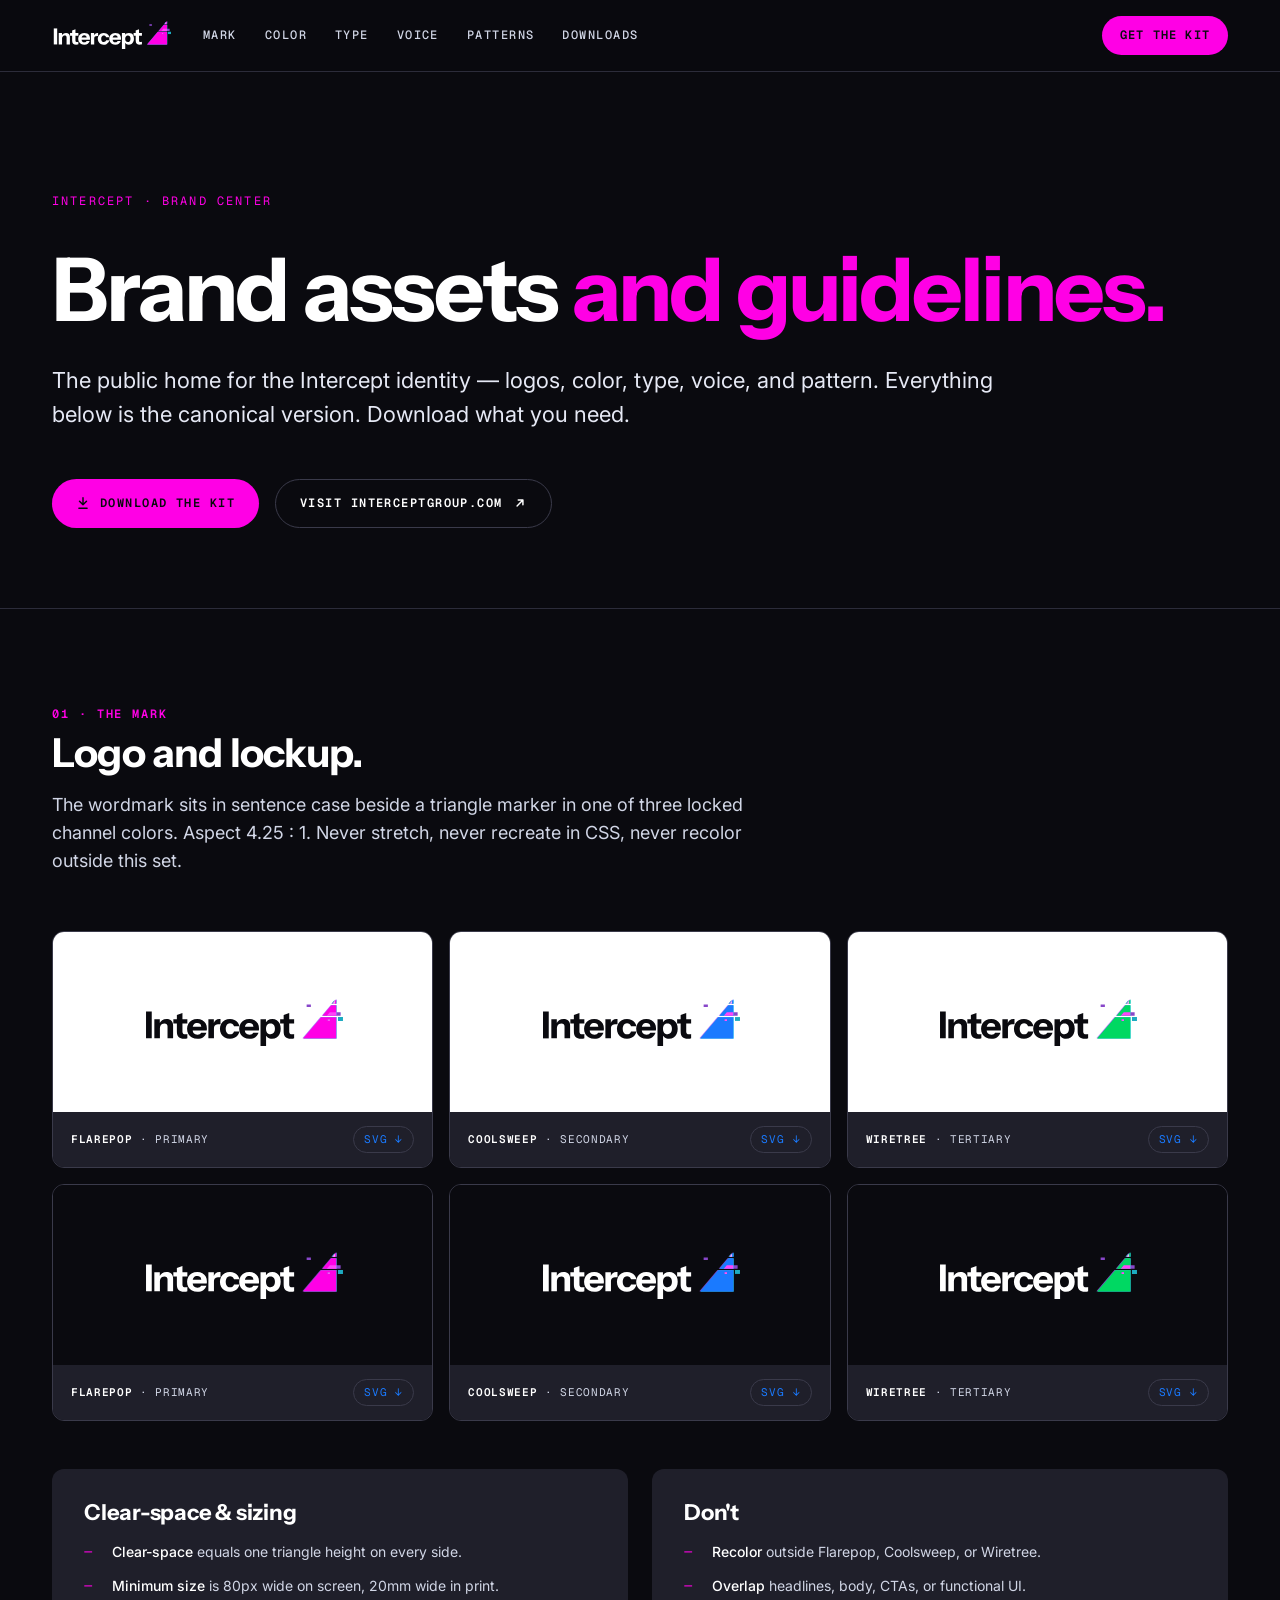
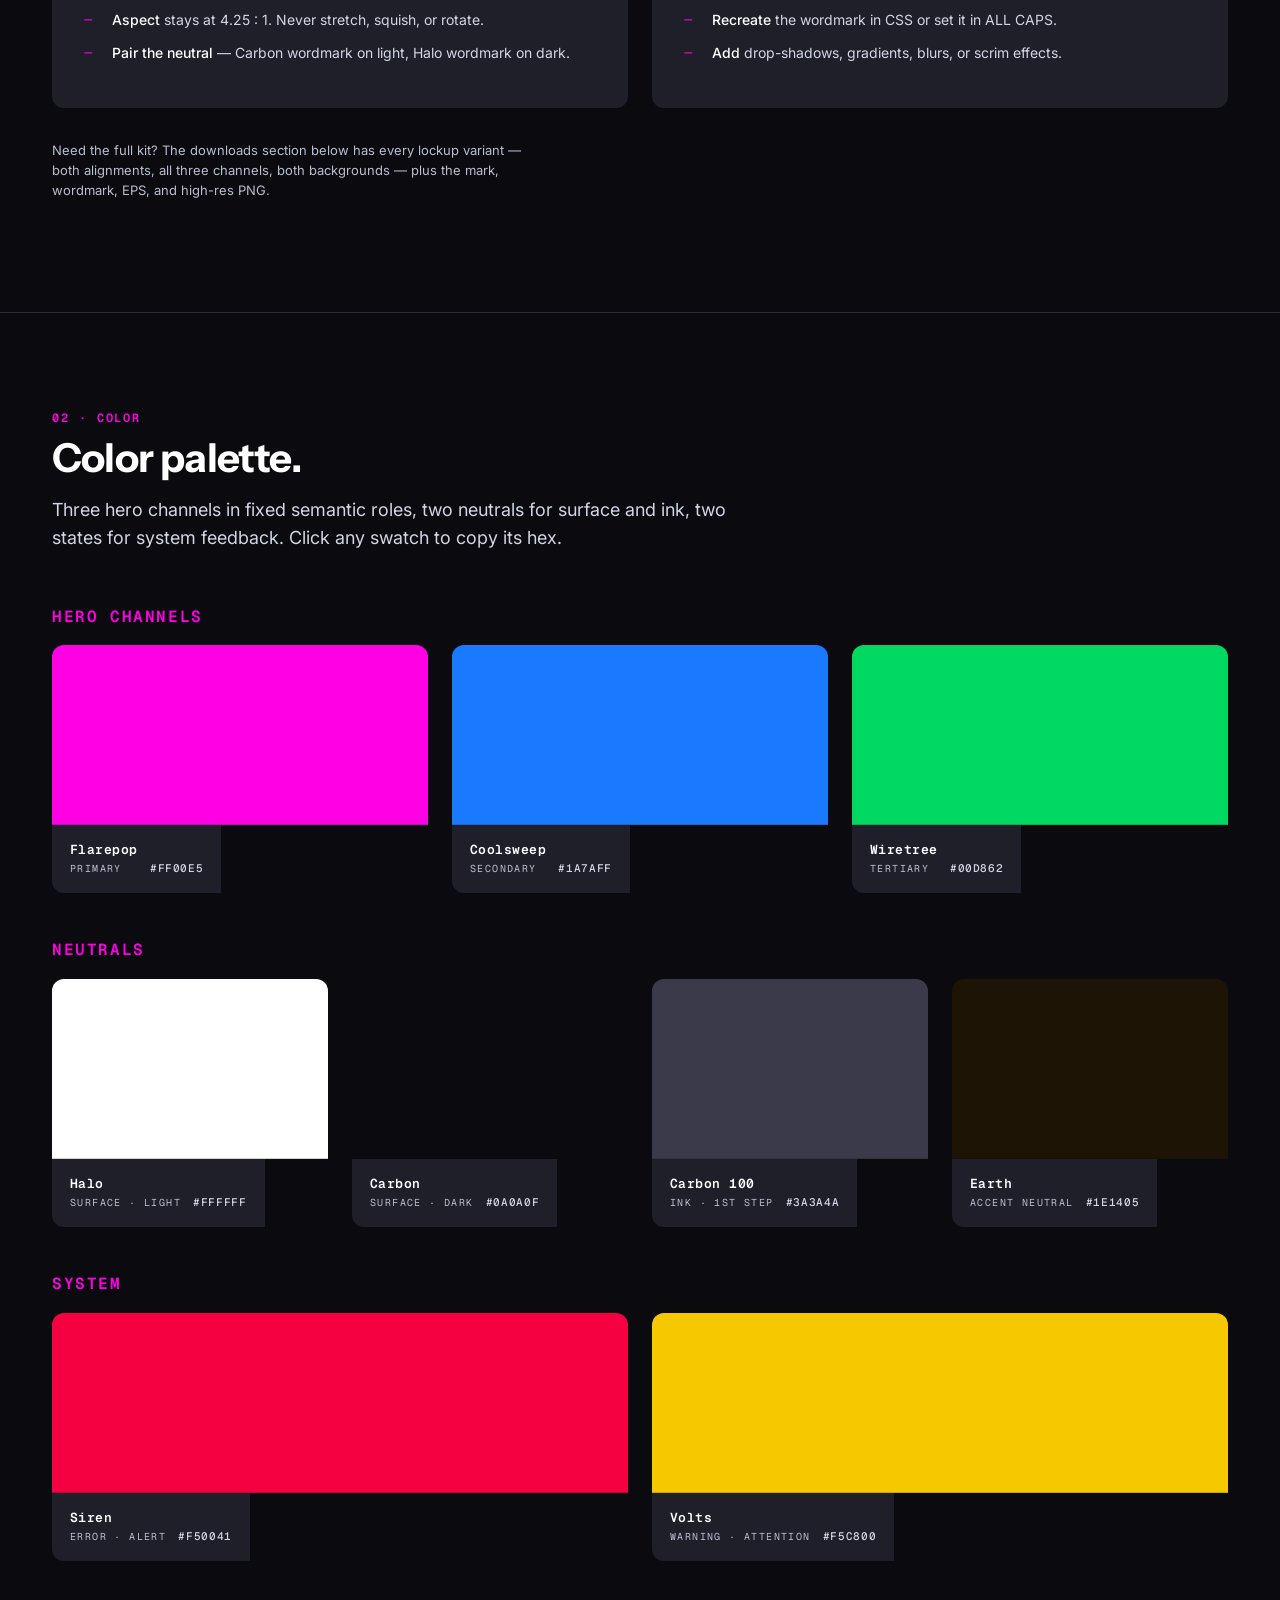
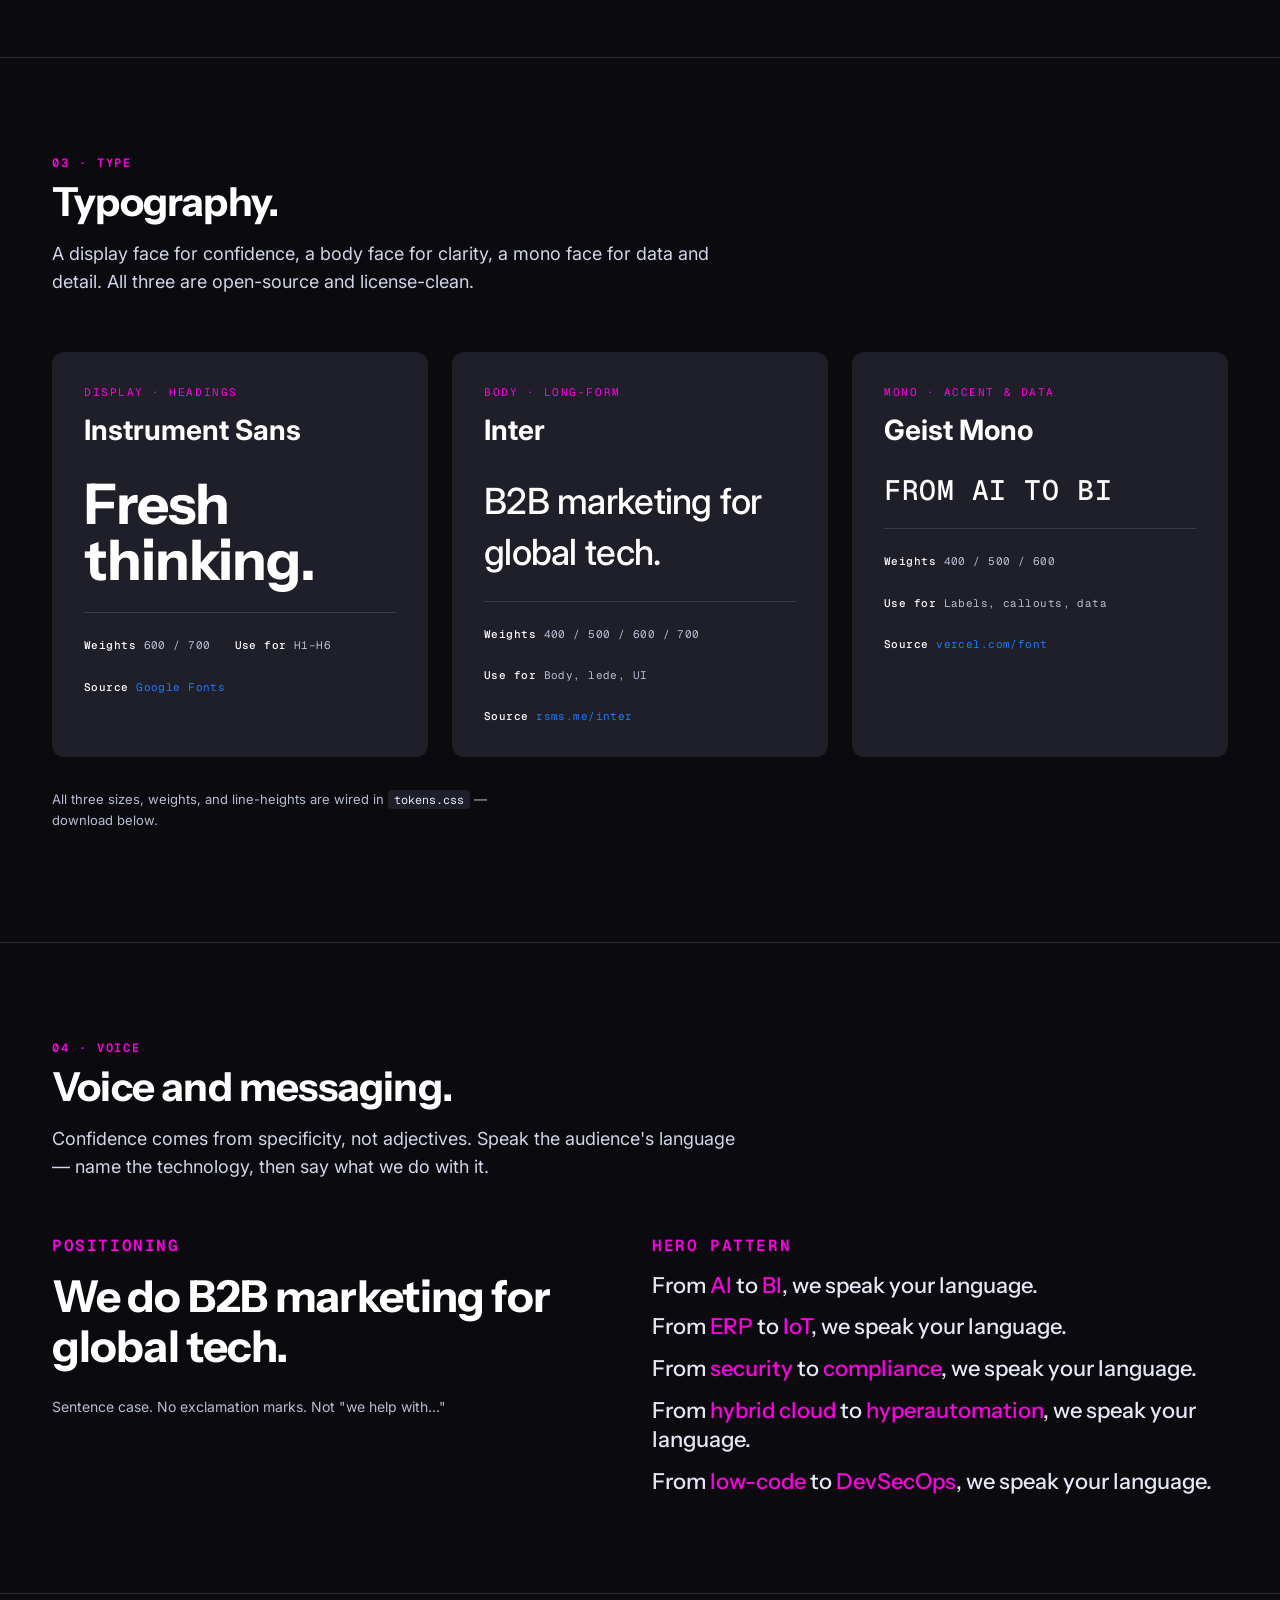
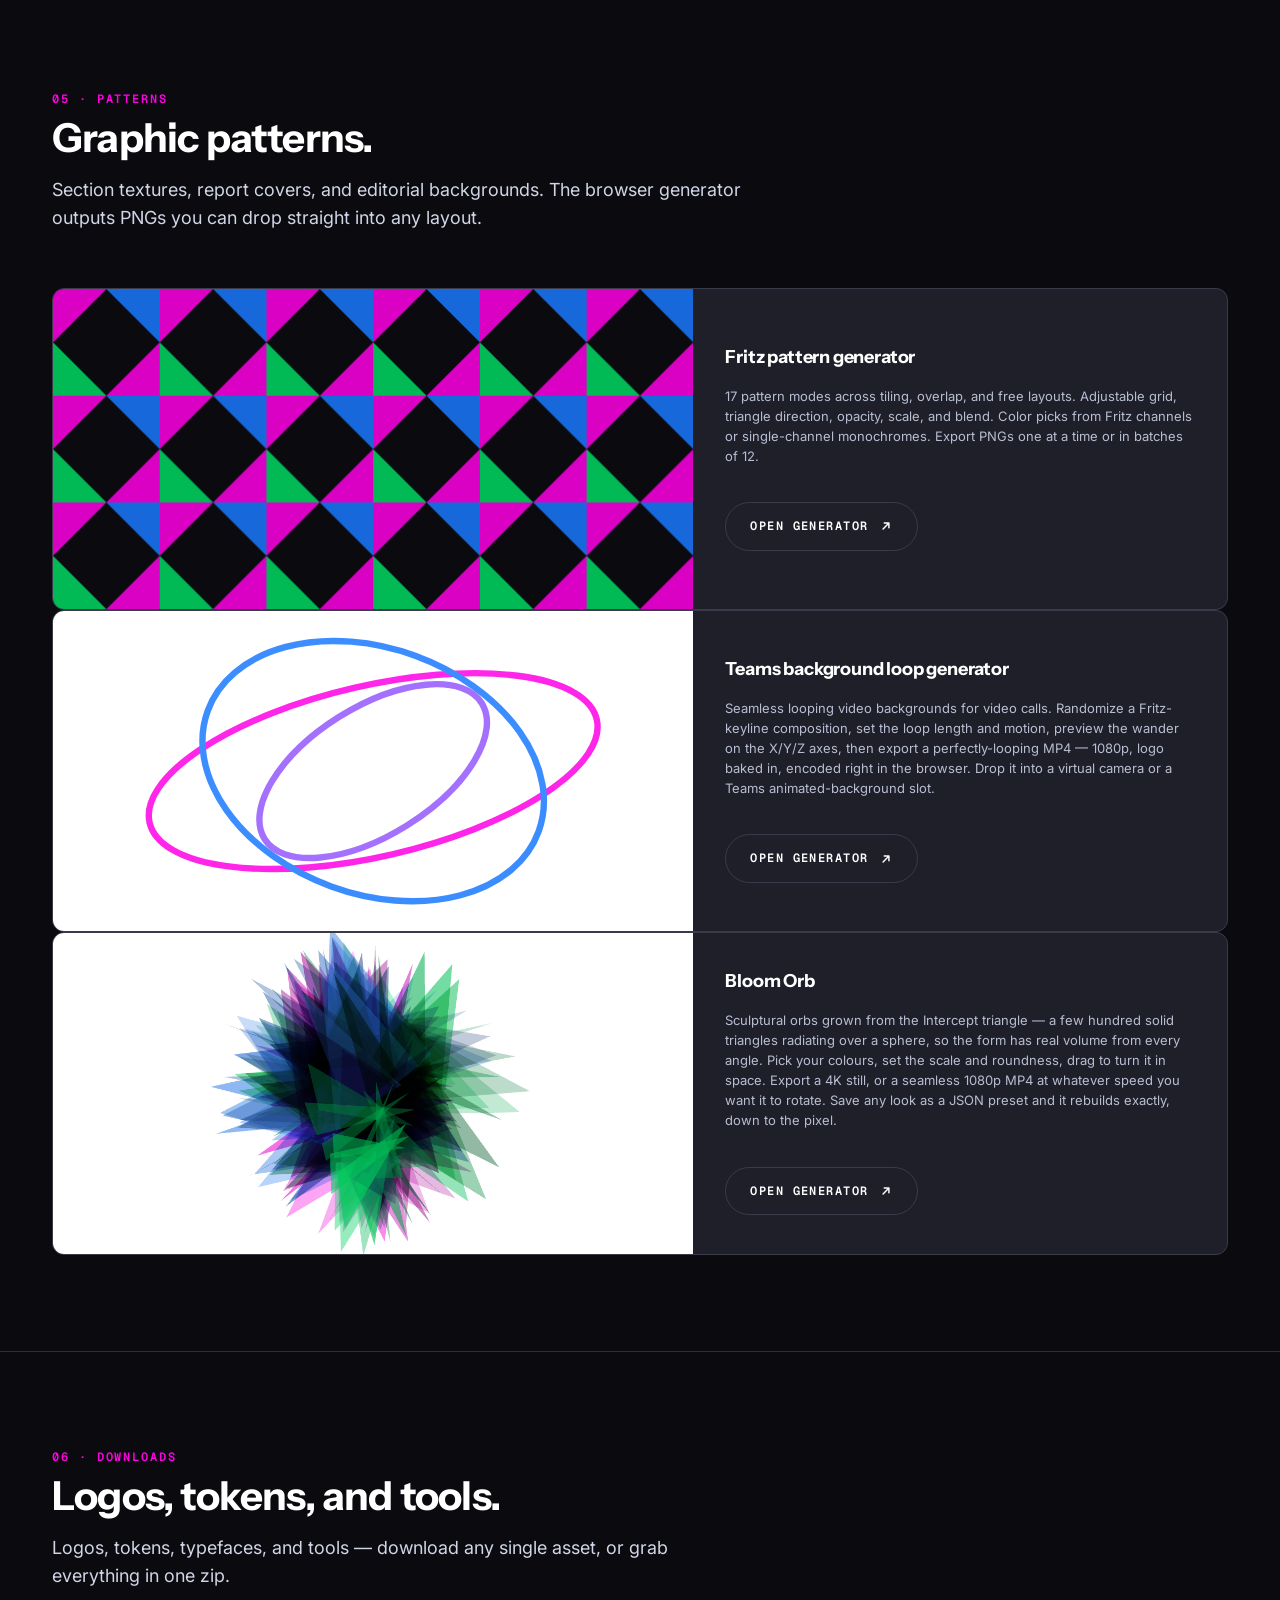
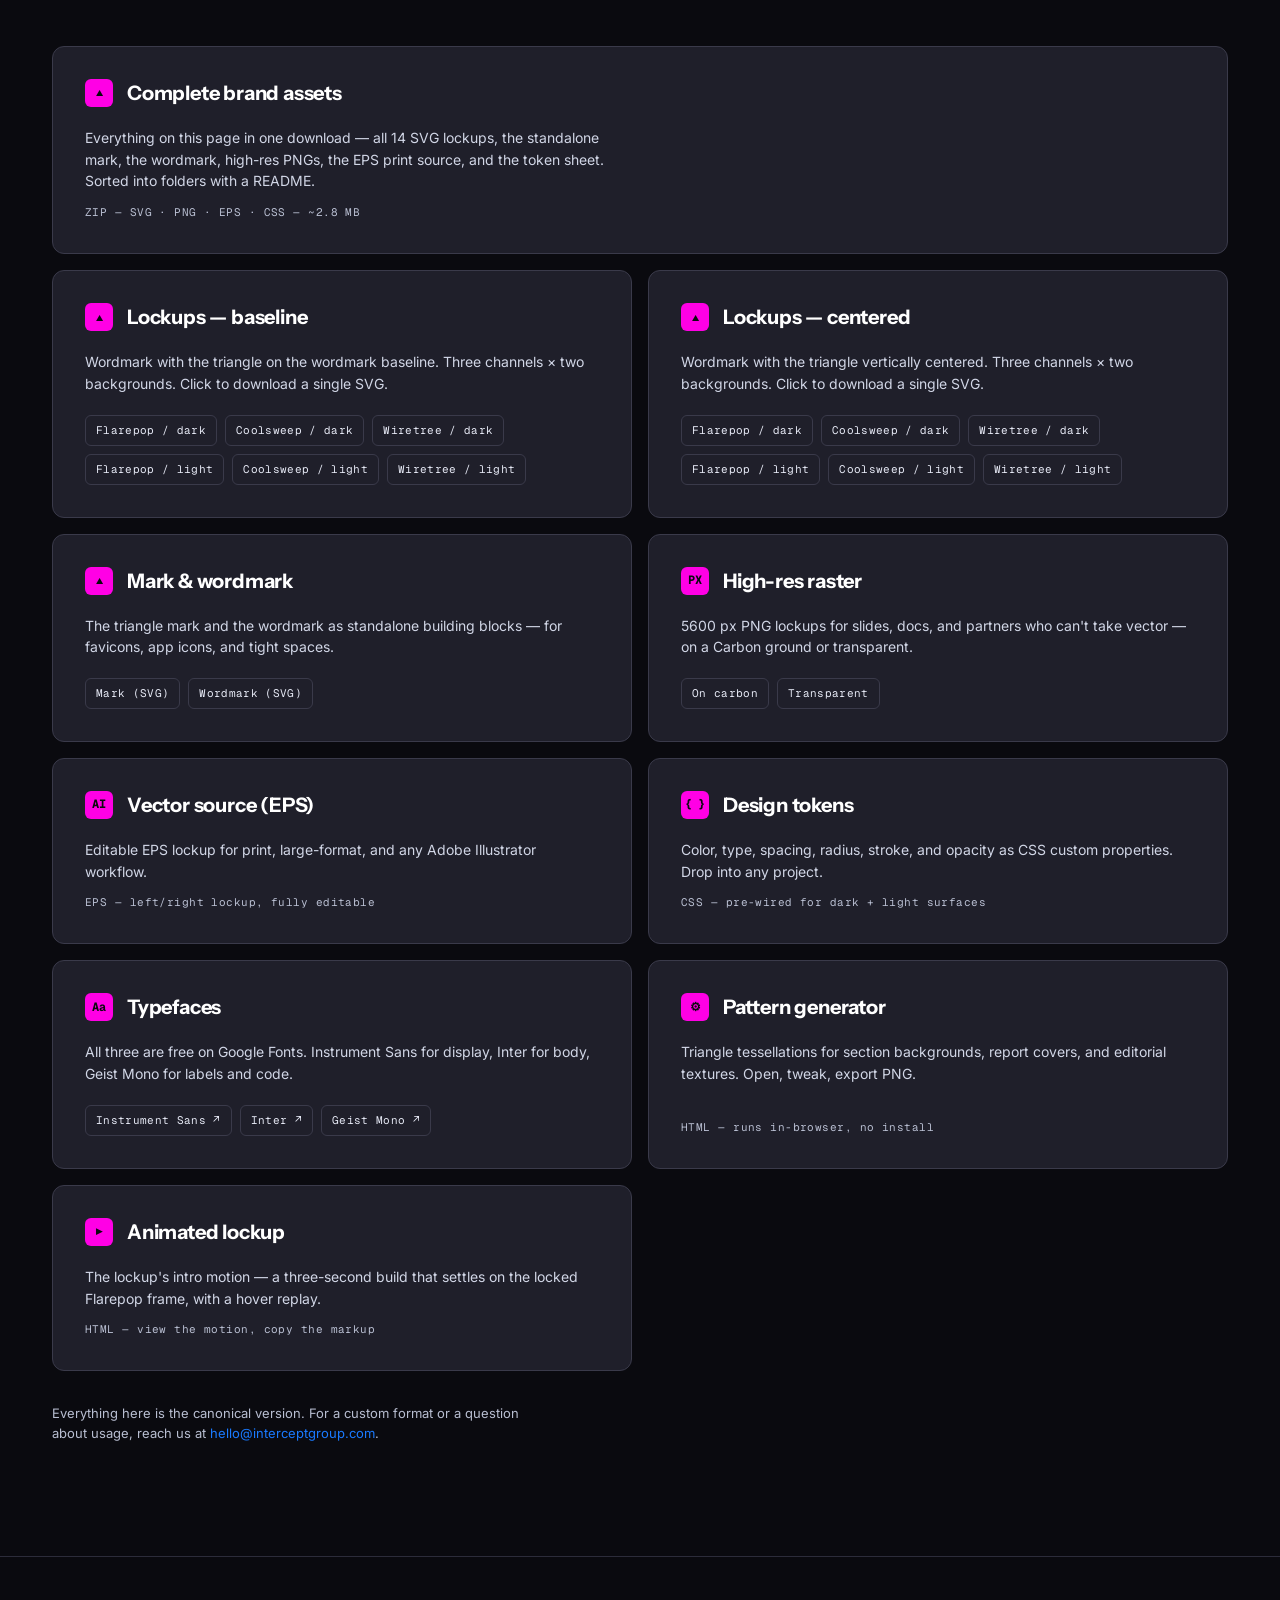
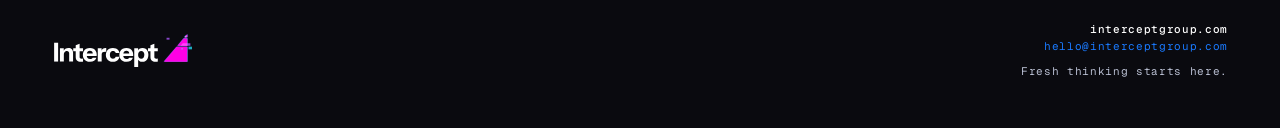
<file: index.html>
<!doctype html>
<html lang="en">
<head>
  <meta charset="utf-8">
  <meta name="viewport" content="width=device-width, initial-scale=1">
  <title>Intercept brand center — logos, color, type, patterns, downloads</title>
  <meta name="description" content="The Intercept brand center. Download logos, copy color tokens, pull the type stack, and grab the Brand OS PDF.">

  <link rel="preconnect" href="https://fonts.googleapis.com">
  <link rel="preconnect" href="https://fonts.gstatic.com" crossorigin>
  <link href="https://fonts.googleapis.com/css2?family=Instrument+Sans:wght@500;600;700&family=Inter:wght@400;500;600;700&family=Geist+Mono:wght@400;500;600&display=swap" rel="stylesheet">

  <style>
    :root {
      /* Hero channels — locked semantic roles */
      --flarepop:   #ff00e5;   /* primary   */
      --coolsweep:  #1a7aff;   /* secondary */
      --wiretree:   #00d862;   /* tertiary  */

      /* System states */
      --siren:      #f50041;
      --volts:      #f5c800;

      /* Neutrals */
      --halo:       #ffffff;
      --halo-300:   #e6e9f5;
      --halo-400:   #d1d6e6;
      --halo-500:   #b8bed1;
      --carbon-100: #3a3a4a;
      --carbon-200: #2c2c3a;
      --carbon-300: #1f1f2a;
      --carbon-400: #14141c;
      --carbon-500: #0a0a0f;
      --earth:      #1e1405;

      /* Type stack */
      --font-display: 'Instrument Sans', system-ui, sans-serif;
      --font-body:    'Inter', system-ui, sans-serif;
      --font-mono:    'Geist Mono', ui-monospace, 'SF Mono', monospace;

      --container: 1240px;
      --r-s: 8px;
      --r-m: 12px;
      --r-l: 16px;
    }

    *, *::before, *::after { box-sizing: border-box; }
    html, body { margin: 0; padding: 0; }
    body {
      background: var(--carbon-500);
      color: var(--halo);
      font-family: var(--font-body);
      font-size: 16px;
      line-height: 1.55;
      -webkit-font-smoothing: antialiased;
    }

    a { color: var(--coolsweep); text-decoration: none; transition: color .15s; }
    a:hover { color: var(--flarepop); }

    /* === Type === */
    h1, h2, h3, h4 {
      font-family: var(--font-display);
      font-weight: 700;
      line-height: 1.1;
      letter-spacing: -0.02em;
      margin: 0 0 16px;
      color: var(--halo);
    }
    h1 { font-size: clamp(48px, 7vw, 88px); letter-spacing: -0.03em; }
    h2 { font-size: clamp(28px, 4vw, 40px); }
    h3 { font-size: 22px; letter-spacing: -0.01em; }
    h4 { font-size: 16px; font-family: var(--font-mono); font-weight: 600; letter-spacing: 0.1em; text-transform: uppercase; color: var(--flarepop); }
    p { margin: 0 0 16px; max-width: 60ch; }
    .lede { font-size: 18px; color: var(--halo-400); max-width: 64ch; }
    .muted { color: var(--halo-500); }
    code, kbd { font-family: var(--font-mono); font-size: 0.9em; background: var(--carbon-300); padding: 2px 6px; border-radius: 4px; color: var(--halo-300); }

    /* === Layout === */
    .container { max-width: var(--container); margin: 0 auto; padding: 0 32px; }
    section { padding: 96px 0; border-top: 1px solid var(--carbon-200); }
    section:first-of-type { border-top: 0; }
    section[data-anchor] { scroll-margin-top: 80px; }
    .section-num {
      font-family: var(--font-mono);
      font-size: 12px;
      font-weight: 600;
      letter-spacing: 0.16em;
      text-transform: uppercase;
      color: var(--flarepop);
      display: block;
      margin-bottom: 8px;
    }
    .section-head { margin-bottom: 56px; }
    .grid { display: grid; gap: 24px; }
    .grid--2 { grid-template-columns: repeat(2, 1fr); }
    .grid--3 { grid-template-columns: repeat(3, 1fr); }
    .grid--4 { grid-template-columns: repeat(4, 1fr); }
    .grid--auto { grid-template-columns: repeat(auto-fit, minmax(240px, 1fr)); }

    /* === Top nav === */
    .topbar {
      position: sticky; top: 0; z-index: 30;
      background: rgba(10, 10, 15, 0.86);
      backdrop-filter: blur(12px);
      -webkit-backdrop-filter: blur(12px);
      border-bottom: 1px solid var(--carbon-200);
    }
    .topbar__inner {
      display: flex; align-items: center; gap: 32px;
      max-width: var(--container); margin: 0 auto;
      padding: 16px 32px;
    }
    .topbar__logo svg { display: block; height: 28px; width: 119px; overflow: visible; }
    .topbar nav { display: flex; gap: 28px; flex-wrap: wrap; }
    .topbar nav a {
      font-family: var(--font-mono);
      font-size: 12px;
      font-weight: 500;
      letter-spacing: 0.12em;
      text-transform: uppercase;
      color: var(--halo-400);
    }
    .topbar nav a:hover { color: var(--halo); }
    .topbar__cta {
      margin-left: auto;
      padding: 10px 18px;
      background: var(--flarepop);
      color: var(--carbon-500);
      border-radius: 999px;
      font-family: var(--font-mono);
      font-size: 12px;
      font-weight: 600;
      letter-spacing: 0.1em;
      text-transform: uppercase;
    }
    .topbar__cta:hover { background: var(--halo); color: var(--carbon-500); }

    /* === Hero === */
    .hero { padding: 120px 0 80px; }
    .hero__eyebrow {
      font-family: var(--font-mono);
      font-size: 12px;
      letter-spacing: 0.18em;
      text-transform: uppercase;
      color: var(--flarepop);
      margin-bottom: 32px;
    }
    .hero h1 em { font-style: normal; color: var(--flarepop); }
    .hero__lede {
      font-size: 22px;
      color: var(--halo-300);
      max-width: 68ch;
      margin-top: 24px;
    }
    .hero__cta-row {
      margin-top: 48px;
      display: flex;
      gap: 16px;
      flex-wrap: wrap;
    }

    /* Buttons */
    .btn {
      display: inline-flex;
      align-items: center;
      gap: 10px;
      padding: 14px 24px;
      border-radius: 999px;
      font-family: var(--font-mono);
      font-size: 12px;
      font-weight: 600;
      letter-spacing: 0.12em;
      text-transform: uppercase;
      transition: transform .15s, background .15s, color .15s;
      cursor: pointer;
      border: 0;
    }
    .btn--primary {
      background: var(--flarepop);
      color: var(--carbon-500);
    }
    .btn--primary:hover { background: var(--halo); color: var(--carbon-500); }
    .btn--ghost {
      background: transparent;
      color: var(--halo);
      border: 1px solid var(--carbon-100);
    }
    .btn--ghost:hover { border-color: var(--flarepop); color: var(--flarepop); }
    .btn svg { width: 14px; height: 14px; flex: 0 0 14px; }

    /* === The mark === */
    .mark-grid {
      display: grid;
      grid-template-columns: repeat(3, 1fr);
      gap: 16px;
    }
    .lockup-card {
      border-radius: var(--r-m);
      overflow: hidden;
      border: 1px solid var(--carbon-100);
    }
    .lockup-card__canvas {
      display: flex;
      align-items: center;
      justify-content: center;
      padding: 56px 28px;
      min-height: 180px;
    }
    .lockup-card[data-bg="halo"]   .lockup-card__canvas { background: var(--halo); }
    .lockup-card[data-bg="carbon"] .lockup-card__canvas { background: var(--carbon-500); }
    .lockup-card__meta {
      display: flex;
      justify-content: space-between;
      align-items: center;
      gap: 12px;
      padding: 14px 18px;
      background: var(--carbon-300);
      font-family: var(--font-mono);
      font-size: 11px;
      letter-spacing: 0.06em;
      text-transform: uppercase;
      color: var(--halo-400);
    }
    .lockup-card__meta b { color: var(--halo); font-weight: 600; }
    .lockup-card__dl {
      font-family: var(--font-mono);
      font-size: 11px;
      letter-spacing: 0.08em;
      text-transform: uppercase;
      color: var(--coolsweep);
      padding: 4px 10px;
      border: 1px solid var(--carbon-100);
      border-radius: 999px;
      transition: all .15s;
    }
    .lockup-card__dl:hover {
      color: var(--carbon-500);
      background: var(--flarepop);
      border-color: var(--flarepop);
    }

    /* The lockup itself */
    .lockup-svg {
      display: block;
      width: 200px;
      aspect-ratio: 324.005 / 76.2147;
      overflow: visible;
    }
    .lockup--flarepop  { --logo-channel: var(--flarepop); }
    .lockup--coolsweep { --logo-channel: var(--coolsweep); }
    .lockup--wiretree  { --logo-channel: var(--wiretree); }
    .lockup--on-halo   { --logo-wordmark: var(--carbon-500); }
    .lockup--on-carbon { --logo-wordmark: var(--halo); }

    /* Mark rules card */
    .rules-card {
      background: var(--carbon-300);
      border-radius: var(--r-m);
      padding: 32px;
    }
    .rules-card h3 { color: var(--halo); margin-bottom: 16px; }
    .rules-card ul { list-style: none; padding: 0; margin: 0; }
    .rules-card li {
      position: relative;
      padding-left: 28px;
      margin-bottom: 12px;
      font-size: 14px;
      color: var(--halo-400);
      line-height: 1.55;
    }
    .rules-card li::before {
      content: "—";
      position: absolute; left: 0;
      color: var(--flarepop);
      font-family: var(--font-mono);
    }
    .rules-card li b { color: var(--halo); font-weight: 500; }

    /* === Color === */
    .swatch {
      position: relative;
      display: flex;
      flex-direction: column;
      border-radius: var(--r-m);
      overflow: hidden;
      cursor: pointer;
      background: transparent;
      border: 0;
      padding: 0;
      width: 100%;
      text-align: left;
      transition: transform .18s ease;
      font-family: inherit;
    }
    .swatch:hover { transform: translateY(-3px); }
    .swatch:focus-visible { outline: 2px solid var(--flarepop); outline-offset: 4px; }
    .swatch__chip {
      height: 180px;
      width: 100%;
      display: block;
      position: relative;
    }
    .swatch__chip::after {
      /* Hairline divider that respects the chip color — only visible on the
         transition between chip and meta, never as a full frame. */
      content: "";
      position: absolute;
      left: 0; right: 0; bottom: 0;
      height: 1px;
      background: rgba(10, 10, 15, 0.18);
    }
    .swatch__meta {
      padding: 16px 18px 18px;
      background: var(--carbon-300);
      display: flex;
      justify-content: space-between;
      align-items: flex-end;
      gap: 12px;
      font-family: var(--font-mono);
      font-size: 12px;
      letter-spacing: 0.04em;
    }
    .swatch__name {
      display: flex;
      flex-direction: column;
      gap: 4px;
    }
    .swatch__name b {
      color: var(--halo);
      font-weight: 600;
      font-size: 13px;
    }
    .swatch__role {
      font-size: 10px;
      letter-spacing: 0.14em;
      text-transform: uppercase;
      color: var(--halo-500);
    }
    .swatch__hex {
      color: var(--halo-400);
      font-variant-numeric: tabular-nums;
      font-weight: 500;
      font-size: 11px;
      letter-spacing: 0.06em;
      transition: color .15s;
    }
    .swatch:hover .swatch__hex { color: var(--halo); }
    .swatch.copied .swatch__hex { color: var(--wiretree); }
    .swatch.copied .swatch__hex::after {
      content: "  ✓";
      margin-left: 4px;
    }

    /* Pattern card — single wide variant */
    .pattern-card--wide {
      display: grid;
      grid-template-columns: 1.2fr 1fr;
      align-items: stretch;
    }
    .pattern-card--wide .pattern-card__preview {
      height: auto;
      min-height: 260px;
    }
    .pattern-card--wide .pattern-card__meta {
      padding: 32px;
      display: flex;
      flex-direction: column;
      gap: 12px;
      justify-content: center;
    }
    .pattern-card--wide .pattern-card__meta .btn { align-self: flex-start; margin-top: 8px; }
    @media (max-width: 760px) {
      .pattern-card--wide { grid-template-columns: 1fr; }
    }

    /* === Type === */
    .type-card {
      background: var(--carbon-300);
      border-radius: var(--r-m);
      padding: 32px;
    }
    .type-card__role {
      font-family: var(--font-mono);
      font-size: 11px;
      letter-spacing: 0.14em;
      text-transform: uppercase;
      color: var(--flarepop);
      margin-bottom: 8px;
    }
    .type-card__name {
      font-size: 28px;
      font-weight: 700;
      margin: 0 0 24px;
      color: var(--halo);
    }
    .type-sample {
      font-size: 56px;
      line-height: 1;
      margin: 24px 0;
      color: var(--halo);
      letter-spacing: -0.02em;
    }
    .type-sample--display { font-family: var(--font-display); font-weight: 700; }
    .type-sample--body    { font-family: var(--font-body);    font-weight: 500; font-size: 36px; line-height: 1.4; }
    .type-sample--mono    { font-family: var(--font-mono);    font-weight: 500; font-size: 28px; letter-spacing: 0.02em; }
    .type-card__meta {
      margin-top: 24px;
      padding-top: 24px;
      border-top: 1px solid var(--carbon-100);
      display: flex;
      gap: 24px;
      flex-wrap: wrap;
      font-family: var(--font-mono);
      font-size: 11px;
      color: var(--halo-500);
      letter-spacing: 0.04em;
    }
    .type-card__meta b { color: var(--halo); font-weight: 500; }

    /* === Voice === */
    .voice-quote {
      font-family: var(--font-display);
      font-weight: 700;
      font-size: clamp(28px, 4vw, 44px);
      line-height: 1.15;
      letter-spacing: -0.02em;
      color: var(--halo);
      max-width: 24ch;
      margin: 0 0 24px;
    }
    .voice-list {
      list-style: none;
      padding: 0;
      margin: 0;
      display: flex;
      flex-direction: column;
      gap: 12px;
    }
    .voice-list li {
      font-family: var(--font-display);
      font-weight: 500;
      font-size: 22px;
      color: var(--halo-300);
      line-height: 1.35;
    }
    .voice-list li b { color: var(--flarepop); font-weight: 500; }

    /* === Pattern === */
    .pattern-card {
      background: var(--carbon-300);
      border-radius: var(--r-m);
      overflow: hidden;
      border: 1px solid var(--carbon-100);
    }
    .pattern-card__preview {
      height: 180px;
      display: flex;
      align-items: center;
      justify-content: center;
      position: relative;
      overflow: hidden;
    }
    .pattern-card__preview svg { width: 100%; height: 100%; }
    .pattern-card__preview img { width: 100%; height: 100%; object-fit: cover; display: block; }
    .pattern-card__meta {
      padding: 20px 24px;
    }
    .pattern-card__meta h3 { font-size: 18px; margin-bottom: 6px; }
    .pattern-card__meta p { font-size: 13px; color: var(--halo-500); margin: 0 0 16px; }

    /* === Downloads === */
    .download-grid {
      display: grid;
      grid-template-columns: repeat(2, 1fr);
      gap: 16px;
    }
    .download-card {
      display: flex;
      flex-direction: column;
      gap: 20px;
      padding: 32px;
      background: var(--carbon-300);
      border-radius: var(--r-m);
      border: 1px solid var(--carbon-100);
      transition: border-color .15s;
    }
    .download-card:hover { border-color: var(--flarepop); }
    .download-card h3 {
      font-size: 20px;
      margin: 0;
      display: flex;
      align-items: center;
      gap: 14px;
    }
    .download-card h3 .ico {
      width: 28px;
      height: 28px;
      border-radius: 6px;
      background: var(--flarepop);
      display: inline-flex;
      align-items: center;
      justify-content: center;
      color: var(--carbon-500);
      font-family: var(--font-mono);
      font-weight: 700;
      font-size: 12px;
      flex: 0 0 28px;
    }
    .download-card p {
      font-size: 14px;
      color: var(--halo-400);
      margin: 0;
      flex: 1;
    }
    .download-card__meta {
      font-family: var(--font-mono);
      font-size: 11px;
      letter-spacing: 0.04em;
      color: var(--halo-500);
      margin-top: -8px;
    }
    .download-card--wide { grid-column: 1 / -1; }
    .asset-links {
      display: flex;
      flex-wrap: wrap;
      gap: 8px;
    }
    .asset-links a {
      font-family: var(--font-mono);
      font-size: 11px;
      letter-spacing: 0.03em;
      color: var(--halo-300);
      text-decoration: none;
      padding: 6px 10px;
      border: 1px solid var(--carbon-100);
      border-radius: 6px;
      transition: border-color .15s, color .15s;
      white-space: nowrap;
    }
    .asset-links a:hover { border-color: var(--flarepop); color: var(--halo); }

    /* === Footer === */
    footer {
      padding: 64px 0 48px;
      border-top: 1px solid var(--carbon-200);
    }
    footer .container {
      display: flex;
      align-items: center;
      justify-content: space-between;
      gap: 24px;
      flex-wrap: wrap;
    }
    footer .lockup-svg { width: 140px; }
    footer .footer-meta {
      font-family: var(--font-mono);
      font-size: 11px;
      letter-spacing: 0.06em;
      color: var(--halo-500);
      text-align: right;
    }
    footer .footer-meta b { color: var(--halo); font-weight: 500; }
    footer .footer-meta a { color: var(--coolsweep); }

    @media (max-width: 880px) {
      section { padding: 64px 0; }
      .topbar nav { display: none; }
      .mark-grid, .grid--2, .grid--3, .grid--4, .download-grid {
        grid-template-columns: 1fr;
      }
      .hero { padding: 64px 0 48px; }
      .hero__lede { font-size: 18px; }
    }
  </style>
</head>
<body>

<!-- ============ Lockup symbol library ============ -->
<svg width="0" height="0" style="position:absolute;pointer-events:none;" aria-hidden="true" focusable="false">
  <defs>
    <symbol id="intercept-lockup" viewBox="0 -9 324.005 76.2147" preserveAspectRatio="xMidYMid meet" overflow="visible">
      <g transform="translate(0, -8.78)">
        <g>
          <path d="M297.818 26.7875L302.654 21.1099H320.22V26.7875H297.818Z" fill="#8846C9"/>
          <path d="M305.145 7.49026L309.399 2.50825H311.162V7.49026H305.145Z" fill="#1DABC1"/>
          <path d="M272.002 8.52534H265.143V12.8442H272.002V8.52534Z" fill="#8846C9"/>
          <path d="M324.005 29.0518H315.901V35.2955H324.005V29.0518Z" fill="#1DABC1"/>
        </g>
        <g>
          <path opacity="0.7"  d="M312.062 29.1486V63.5754H258.144L287.407 29.1486H312.062ZM312.062 26.7228H289.469L303.768 9.90058H312.062V26.7228ZM312.062 7.47382H305.83L312.062 0.14179V7.47382Z" fill="#A855F7"/>
          <path opacity="0.42" d="M313.421 29.1485V63.4336H259.503L288.646 29.1485H313.421ZM313.421 26.7227H290.707L305.006 9.90044H313.421V26.7227ZM313.421 7.47368H307.069L313.421 4.57764e-05V7.47368Z" fill="#6366F1"/>
          <path opacity="0.7"  d="M314.102 29.1493V63.9999H260.183L289.806 29.1493H314.102ZM314.102 26.7225H291.869L306.168 9.90025H314.102V26.7225ZM314.102 7.47349H308.23L314.102 0.566262V7.47349Z" fill="#22D3EE"/>
        </g>
        <path d="M313.195 29.2138V63.8583H259.277L288.724 29.2138H313.195ZM313.195 26.787H290.787L305.126 9.91692H313.195V26.787ZM313.195 7.49016H307.189L313.195 0.424735V7.49016Z" fill="var(--logo-channel, #FF00E5)"/>
        <g>
          <path d="M303.01 32.5619H299.063V35.3926H303.01V32.5619Z" fill="#5154C4"/>
          <path d="M313.2 26.7875H297.818L302.654 21.1099H313.2V26.7875Z"  fill="#FF44F9"/>
          <path d="M307.183 7.49016L311.162 2.81548V7.49016H307.183Z"       fill="#FFA9F8"/>
          <path d="M299.063 32.5619H303.01V35.3926H299.063V32.5619Z"         fill="#FF52F9"/>
        </g>
      </g>
      <g fill="var(--logo-wordmark, #ffffff)">
        <path d="M4.85695 54.8039V11.2147H14.1252V54.8039H4.85695Z"/>
        <path d="M18.3324 54.8039V23.9282H27.1794V31.1931H27.36V54.8039H18.3324ZM39.6976 54.8039V35.6731C39.6976 33.9779 39.2563 32.7066 38.3736 31.859C37.531 31.0115 36.2872 30.5877 34.6422 30.5877C33.2379 30.5877 31.9741 30.9106 30.8506 31.5563C29.7673 32.2021 28.9047 33.09 28.2627 34.2201C27.6609 35.3502 27.36 36.6821 27.36 38.2158L26.5776 30.7693C27.5807 28.5091 29.0451 26.7131 30.971 25.3812C32.937 24.0089 35.3443 23.3228 38.193 23.3228C41.6034 23.3228 44.2114 24.2915 46.0169 26.2288C47.8224 28.1257 48.7252 30.6886 48.7252 33.9174V54.8039H39.6976Z"/>
        <path d="M66.4586 55.4698C62.5266 55.4698 59.5977 54.5214 57.6718 52.6244C55.7861 50.6871 54.8432 47.761 54.8432 43.8461V17.0266L63.8707 13.6363V44.1488C63.8707 45.521 64.2519 46.5502 65.0142 47.2363C65.7766 47.9224 66.9602 48.2655 68.5651 48.2655C69.1669 48.2655 69.7286 48.205 70.2502 48.0839C70.7718 47.9628 71.2934 47.8215 71.815 47.6601V54.5617C71.2934 54.8442 70.5511 55.0662 69.5882 55.2277C68.6654 55.3891 67.6222 55.4698 66.4586 55.4698ZM49.1258 30.8298V23.9282H71.815V30.8298H49.1258Z"/>
        <path d="M88.2042 55.4093C84.7938 55.4093 81.8247 54.7434 79.297 53.4115C76.7693 52.0392 74.8033 50.1423 73.399 47.7206C72.0349 45.299 71.3528 42.5142 71.3528 39.3661C71.3528 36.1776 72.0349 33.3927 73.399 31.0115C74.8033 28.5898 76.7493 26.7131 79.2368 25.3812C81.7244 24.0089 84.6132 23.3228 87.9033 23.3228C91.073 23.3228 93.8213 23.9686 96.1484 25.2601C98.4755 26.5516 100.281 28.3477 101.565 30.6482C102.849 32.9488 103.491 35.6529 103.491 38.7606C103.491 39.4064 103.471 40.0118 103.431 40.5769C103.391 41.1015 103.33 41.606 103.25 42.0904H76.6489V36.0969H95.9679L94.4031 37.1866C94.4031 34.6843 93.8013 32.8479 92.5976 31.6774C91.434 30.4666 89.8292 29.8612 87.7829 29.8612C85.4157 29.8612 83.5701 30.6684 82.246 32.2828C80.9621 33.8972 80.3201 36.3188 80.3201 39.5477C80.3201 42.6958 80.9621 45.0367 82.246 46.5704C83.5701 48.1041 85.5361 48.8709 88.144 48.8709C89.5884 48.8709 90.8322 48.6288 91.8754 48.1444C92.9186 47.6601 93.701 46.8731 94.2226 45.7834H102.708C101.705 48.77 99.9801 51.1311 97.5327 52.8666C95.1253 54.5617 92.0158 55.4093 88.2042 55.4093Z"/>
        <path d="M105.911 54.8039V23.9282H114.758V31.1931H114.939V54.8039H105.911ZM114.939 38.7001L114.156 31.3747C114.879 28.7513 116.062 26.7534 117.707 25.3812C119.352 24.0089 121.399 23.3228 123.846 23.3228C124.608 23.3228 125.17 23.4035 125.531 23.565V32.0406C125.331 31.9599 125.05 31.9196 124.689 31.9196C124.328 31.8792 123.886 31.859 123.365 31.859C120.476 31.859 118.349 32.3837 116.985 33.4331C115.621 34.4421 114.939 36.1978 114.939 38.7001Z"/>
        <path d="M140.916 55.4093C137.706 55.4093 134.877 54.7232 132.43 53.3509C129.982 51.9787 128.056 50.0817 126.652 47.6601C125.288 45.2385 124.606 42.4738 124.606 39.3661C124.606 36.2583 125.288 33.4936 126.652 31.072C128.056 28.6504 129.982 26.7534 132.43 25.3812C134.877 24.0089 137.706 23.3228 140.916 23.3228C143.604 23.3228 146.011 23.8273 148.138 24.8363C150.304 25.805 152.07 27.157 153.434 28.8925C154.838 30.628 155.741 32.6662 156.142 35.0071H147.415C146.974 33.5138 146.172 32.3837 145.008 31.6169C143.885 30.85 142.561 30.4666 141.036 30.4666C139.592 30.4666 138.328 30.8298 137.244 31.5563C136.201 32.2828 135.399 33.312 134.837 34.6439C134.275 35.9758 133.995 37.5498 133.995 39.3661C133.995 41.1823 134.275 42.7563 134.837 44.0882C135.399 45.4201 136.201 46.4493 137.244 47.1758C138.328 47.9023 139.592 48.2655 141.036 48.2655C142.561 48.2655 143.885 47.8821 145.008 47.1152C146.172 46.3484 146.974 45.2183 147.415 43.725H156.142C155.741 46.0659 154.838 48.1041 153.434 49.8396C152.07 51.5751 150.304 52.9473 148.138 53.9563C146.011 54.925 143.604 55.4093 140.916 55.4093Z"/>
        <path d="M172.668 55.4093C169.258 55.4093 166.289 54.7434 163.761 53.4115C161.233 52.0392 159.267 50.1423 157.863 47.7206C156.499 45.299 155.817 42.5142 155.817 39.3661C155.817 36.1776 156.499 33.3927 157.863 31.0115C159.267 28.5898 161.213 26.7131 163.701 25.3812C166.188 24.0089 169.077 23.3228 172.367 23.3228C175.537 23.3228 178.285 23.9686 180.612 25.2601C182.939 26.5516 184.745 28.3477 186.029 30.6482C187.313 32.9488 187.955 35.6529 187.955 38.7606C187.955 39.4064 187.935 40.0118 187.895 40.5769C187.854 41.1015 187.794 41.606 187.714 42.0904H161.113V36.0969H180.432L178.867 37.1866C178.867 34.6843 178.265 32.8479 177.062 31.6774C175.898 30.4666 174.293 29.8612 172.247 29.8612C169.88 29.8612 168.034 30.6684 166.71 32.2828C165.426 33.8972 164.784 36.3188 164.784 39.5477C164.784 42.6958 165.426 45.0367 166.71 46.5704C168.034 48.1041 170 48.8709 172.608 48.8709C174.052 48.8709 175.296 48.6288 176.339 48.1444C177.383 47.6601 178.165 46.8731 178.687 45.7834H187.172C186.169 48.77 184.444 51.1311 181.997 52.8666C179.589 54.5617 176.48 55.4093 172.668 55.4093Z"/>
        <path d="M209.092 55.4093C206.163 55.4093 203.816 54.7232 202.051 53.3509C200.286 51.9787 199.242 50.1019 198.921 47.7206L199.403 47.6601V67.2147H190.375V23.9282H199.222V30.7693L198.681 30.6482C199.122 28.388 200.326 26.6122 202.292 25.3206C204.258 23.9888 206.685 23.3228 209.574 23.3228C212.342 23.3228 214.73 23.9888 216.736 25.3206C218.782 26.6122 220.347 28.4486 221.43 30.8298C222.553 33.2111 223.115 36.0161 223.115 39.245C223.115 42.5142 222.533 45.3596 221.37 47.7812C220.206 50.2028 218.581 52.0796 216.495 53.4115C214.409 54.7434 211.941 55.4093 209.092 55.4093ZM206.565 48.1444C208.691 48.1444 210.416 47.3776 211.74 45.8439C213.064 44.3102 213.727 42.1307 213.727 39.3055C213.727 36.4803 213.044 34.321 211.68 32.8277C210.356 31.3343 208.611 30.5877 206.444 30.5877C204.358 30.5877 202.633 31.3545 201.269 32.8882C199.944 34.3815 199.282 36.5408 199.282 39.3661C199.282 42.1913 199.944 44.3707 201.269 45.9044C202.633 47.3978 204.398 48.1444 206.565 48.1444Z"/>
        <path d="M239.501 55.4698C235.569 55.4698 232.64 54.5214 230.714 52.6244C228.828 50.6871 227.885 47.761 227.885 43.8461V17.0266L236.913 13.6363V44.1488C236.913 45.521 237.294 46.5502 238.056 47.2363C238.819 47.9224 240.002 48.2655 241.607 48.2655C242.209 48.2655 242.771 48.205 243.292 48.0839C243.814 47.9628 244.335 47.8215 244.857 47.6601V54.5617C244.335 54.8442 243.593 55.0662 242.63 55.2277C241.707 55.3891 240.664 55.4698 239.501 55.4698ZM222.168 30.8298V23.9282H244.857V30.8298H222.168Z"/>
      </g>
    </symbol>
  </defs>
</svg>

<!-- ============ Top nav ============ -->
<header class="topbar">
  <div class="topbar__inner">
    <a href="#top" class="topbar__logo" aria-label="Intercept">
      <svg class="lockup--flarepop lockup--on-carbon"><use href="#intercept-lockup"/></svg>
    </a>
    <nav>
      <a href="#mark">Mark</a>
      <a href="#color">Color</a>
      <a href="#type">Type</a>
      <a href="#voice">Voice</a>
      <a href="#patterns">Patterns</a>
      <a href="#downloads">Downloads</a>
    </nav>
    <a class="topbar__cta" href="#downloads">Get the kit</a>
  </div>
</header>

<!-- ============ Hero ============ -->
<section class="hero" id="top">
  <div class="container">
    <p class="hero__eyebrow">Intercept · brand center</p>
    <h1>Brand assets <em>and guidelines.</em></h1>
    <p class="hero__lede">The public home for the Intercept identity — logos, color, type, voice, and pattern. Everything below is the canonical version. Download what you need.</p>
    <div class="hero__cta-row">
      <a class="btn btn--primary" href="#downloads">
        <svg viewBox="0 0 24 24" fill="none" stroke="currentColor" stroke-width="2.5" stroke-linecap="round" stroke-linejoin="round"><path d="M12 3v12m-6-6l6 6 6-6"/><path d="M5 21h14"/></svg>
        Download the kit
      </a>
      <a class="btn btn--ghost" href="https://interceptgroup.com" target="_blank" rel="noopener">
        Visit interceptgroup.com
        <svg viewBox="0 0 24 24" fill="none" stroke="currentColor" stroke-width="2.5" stroke-linecap="round" stroke-linejoin="round"><path d="M7 17L17 7M9 7h8v8"/></svg>
      </a>
    </div>
  </div>
</section>

<!-- ============ The mark ============ -->
<section id="mark" data-anchor>
  <div class="container">
    <header class="section-head">
      <span class="section-num">01 · The mark</span>
      <h2>Logo and lockup.</h2>
      <p class="lede">The wordmark sits in sentence case beside a triangle marker in one of three locked channel colors. Aspect 4.25 : 1. Never stretch, never recreate in CSS, never recolor outside this set.</p>
    </header>

    <div class="mark-grid">

      <article class="lockup-card" data-bg="halo">
        <div class="lockup-card__canvas">
          <svg class="lockup-svg lockup--flarepop lockup--on-halo" aria-label="Intercept lockup, Flarepop, light bg"><use href="#intercept-lockup"/></svg>
        </div>
        <div class="lockup-card__meta">
          <span><b>Flarepop</b> · primary</span>
          <a class="lockup-card__dl" href="assets/logo/pack/intercept-lockup-baseline-flarepop-on-halo.svg" download>SVG ↓</a>
        </div>
      </article>

      <article class="lockup-card" data-bg="halo">
        <div class="lockup-card__canvas">
          <svg class="lockup-svg lockup--coolsweep lockup--on-halo" aria-label="Intercept lockup, Coolsweep, light bg"><use href="#intercept-lockup"/></svg>
        </div>
        <div class="lockup-card__meta">
          <span><b>Coolsweep</b> · secondary</span>
          <a class="lockup-card__dl" href="assets/logo/pack/intercept-lockup-baseline-coolsweep-on-halo.svg" download>SVG ↓</a>
        </div>
      </article>

      <article class="lockup-card" data-bg="halo">
        <div class="lockup-card__canvas">
          <svg class="lockup-svg lockup--wiretree lockup--on-halo" aria-label="Intercept lockup, Wiretree, light bg"><use href="#intercept-lockup"/></svg>
        </div>
        <div class="lockup-card__meta">
          <span><b>Wiretree</b> · tertiary</span>
          <a class="lockup-card__dl" href="assets/logo/pack/intercept-lockup-baseline-wiretree-on-halo.svg" download>SVG ↓</a>
        </div>
      </article>

      <article class="lockup-card" data-bg="carbon">
        <div class="lockup-card__canvas">
          <svg class="lockup-svg lockup--flarepop lockup--on-carbon" aria-label="Intercept lockup, Flarepop, dark bg"><use href="#intercept-lockup"/></svg>
        </div>
        <div class="lockup-card__meta">
          <span><b>Flarepop</b> · primary</span>
          <a class="lockup-card__dl" href="assets/logo/pack/intercept-lockup-baseline-flarepop-on-carbon.svg" download>SVG ↓</a>
        </div>
      </article>

      <article class="lockup-card" data-bg="carbon">
        <div class="lockup-card__canvas">
          <svg class="lockup-svg lockup--coolsweep lockup--on-carbon" aria-label="Intercept lockup, Coolsweep, dark bg"><use href="#intercept-lockup"/></svg>
        </div>
        <div class="lockup-card__meta">
          <span><b>Coolsweep</b> · secondary</span>
          <a class="lockup-card__dl" href="assets/logo/pack/intercept-lockup-baseline-coolsweep-on-carbon.svg" download>SVG ↓</a>
        </div>
      </article>

      <article class="lockup-card" data-bg="carbon">
        <div class="lockup-card__canvas">
          <svg class="lockup-svg lockup--wiretree lockup--on-carbon" aria-label="Intercept lockup, Wiretree, dark bg"><use href="#intercept-lockup"/></svg>
        </div>
        <div class="lockup-card__meta">
          <span><b>Wiretree</b> · tertiary</span>
          <a class="lockup-card__dl" href="assets/logo/pack/intercept-lockup-baseline-wiretree-on-carbon.svg" download>SVG ↓</a>
        </div>
      </article>

    </div>

    <div class="grid grid--2" style="margin-top:48px;">
      <div class="rules-card">
        <h3>Clear-space & sizing</h3>
        <ul>
          <li><b>Clear-space</b> equals one triangle height on every side.</li>
          <li><b>Minimum size</b> is 80px wide on screen, 20mm wide in print.</li>
          <li><b>Aspect</b> stays at 4.25 : 1. Never stretch, squish, or rotate.</li>
          <li><b>Pair the neutral</b> — Carbon wordmark on light, Halo wordmark on dark.</li>
        </ul>
      </div>
      <div class="rules-card">
        <h3>Don't</h3>
        <ul>
          <li><b>Recolor</b> outside Flarepop, Coolsweep, or Wiretree.</li>
          <li><b>Overlap</b> headlines, body, CTAs, or functional UI.</li>
          <li><b>Recreate</b> the wordmark in CSS or set it in ALL CAPS.</li>
          <li><b>Add</b> drop-shadows, gradients, blurs, or scrim effects.</li>
        </ul>
      </div>
    </div>

    <p class="muted" style="margin-top:32px;font-size:13px;">Need the full kit? The downloads section below has every lockup variant — both alignments, all three channels, both backgrounds — plus the mark, wordmark, EPS, and high-res PNG.</p>
  </div>
</section>

<!-- ============ Color ============ -->
<section id="color" data-anchor>
  <div class="container">
    <header class="section-head">
      <span class="section-num">02 · Color</span>
      <h2>Color palette.</h2>
      <p class="lede">Three hero channels in fixed semantic roles, two neutrals for surface and ink, two states for system feedback. Click any swatch to copy its hex.</p>
    </header>

    <h4 style="margin-bottom:20px;">Hero channels</h4>
    <div class="grid grid--3" style="margin-bottom:48px;">
      <button class="swatch" data-hex="#FF00E5" type="button">
        <div class="swatch__chip" style="background:#ff00e5;"></div>
        <div class="swatch__meta">
          <span class="swatch__name"><b>Flarepop</b><span class="swatch__role">primary</span></span>
          <span class="swatch__hex">#FF00E5</span>
        </div>
      </button>
      <button class="swatch" data-hex="#1A7AFF" type="button">
        <div class="swatch__chip" style="background:#1a7aff;"></div>
        <div class="swatch__meta">
          <span class="swatch__name"><b>Coolsweep</b><span class="swatch__role">secondary</span></span>
          <span class="swatch__hex">#1A7AFF</span>
        </div>
      </button>
      <button class="swatch" data-hex="#00D862" type="button">
        <div class="swatch__chip" style="background:#00d862;"></div>
        <div class="swatch__meta">
          <span class="swatch__name"><b>Wiretree</b><span class="swatch__role">tertiary</span></span>
          <span class="swatch__hex">#00D862</span>
        </div>
      </button>
    </div>

    <h4 style="margin-bottom:20px;">Neutrals</h4>
    <div class="grid grid--4" style="margin-bottom:48px;">
      <button class="swatch" data-hex="#FFFFFF" type="button">
        <div class="swatch__chip" style="background:#ffffff;"></div>
        <div class="swatch__meta">
          <span class="swatch__name"><b>Halo</b><span class="swatch__role">surface · light</span></span>
          <span class="swatch__hex">#FFFFFF</span>
        </div>
      </button>
      <button class="swatch" data-hex="#0A0A0F" type="button">
        <div class="swatch__chip" style="background:#0a0a0f;"></div>
        <div class="swatch__meta">
          <span class="swatch__name"><b>Carbon</b><span class="swatch__role">surface · dark</span></span>
          <span class="swatch__hex">#0A0A0F</span>
        </div>
      </button>
      <button class="swatch" data-hex="#3A3A4A" type="button">
        <div class="swatch__chip" style="background:#3a3a4a;"></div>
        <div class="swatch__meta">
          <span class="swatch__name"><b>Carbon 100</b><span class="swatch__role">ink · 1st step</span></span>
          <span class="swatch__hex">#3A3A4A</span>
        </div>
      </button>
      <button class="swatch" data-hex="#1E1405" type="button">
        <div class="swatch__chip" style="background:#1e1405;"></div>
        <div class="swatch__meta">
          <span class="swatch__name"><b>Earth</b><span class="swatch__role">accent neutral</span></span>
          <span class="swatch__hex">#1E1405</span>
        </div>
      </button>
    </div>

    <h4 style="margin-bottom:20px;">System</h4>
    <div class="grid grid--2">
      <button class="swatch" data-hex="#F50041" type="button">
        <div class="swatch__chip" style="background:#f50041;"></div>
        <div class="swatch__meta">
          <span class="swatch__name"><b>Siren</b><span class="swatch__role">error · alert</span></span>
          <span class="swatch__hex">#F50041</span>
        </div>
      </button>
      <button class="swatch" data-hex="#F5C800" type="button">
        <div class="swatch__chip" style="background:#f5c800;"></div>
        <div class="swatch__meta">
          <span class="swatch__name"><b>Volts</b><span class="swatch__role">warning · attention</span></span>
          <span class="swatch__hex">#F5C800</span>
        </div>
      </button>
    </div>
  </div>
</section>

<!-- ============ Type ============ -->
<section id="type" data-anchor>
  <div class="container">
    <header class="section-head">
      <span class="section-num">03 · Type</span>
      <h2>Typography.</h2>
      <p class="lede">A display face for confidence, a body face for clarity, a mono face for data and detail. All three are open-source and license-clean.</p>
    </header>

    <div class="grid grid--auto">

      <div class="type-card">
        <div class="type-card__role">Display · headings</div>
        <div class="type-card__name">Instrument Sans</div>
        <div class="type-sample type-sample--display">Fresh thinking.</div>
        <div class="type-card__meta">
          <span><b>Weights</b> 600 / 700</span>
          <span><b>Use for</b> H1–H6</span>
          <span><b>Source</b> <a href="https://fonts.google.com/specimen/Instrument+Sans" target="_blank" rel="noopener">Google Fonts</a></span>
        </div>
      </div>

      <div class="type-card">
        <div class="type-card__role">Body · long-form</div>
        <div class="type-card__name">Inter</div>
        <div class="type-sample type-sample--body">B2B marketing for global tech.</div>
        <div class="type-card__meta">
          <span><b>Weights</b> 400 / 500 / 600 / 700</span>
          <span><b>Use for</b> Body, lede, UI</span>
          <span><b>Source</b> <a href="https://rsms.me/inter/" target="_blank" rel="noopener">rsms.me/inter</a></span>
        </div>
      </div>

      <div class="type-card">
        <div class="type-card__role">Mono · accent &amp; data</div>
        <div class="type-card__name">Geist Mono</div>
        <div class="type-sample type-sample--mono">FROM AI TO BI</div>
        <div class="type-card__meta">
          <span><b>Weights</b> 400 / 500 / 600</span>
          <span><b>Use for</b> Labels, callouts, data</span>
          <span><b>Source</b> <a href="https://vercel.com/font" target="_blank" rel="noopener">vercel.com/font</a></span>
        </div>
      </div>

    </div>

    <p class="muted" style="margin-top:32px;font-size:13px;">All three sizes, weights, and line-heights are wired in <code>tokens.css</code> — download below.</p>
  </div>
</section>

<!-- ============ Voice ============ -->
<section id="voice" data-anchor>
  <div class="container">
    <header class="section-head">
      <span class="section-num">04 · Voice</span>
      <h2>Voice and messaging.</h2>
      <p class="lede">Confidence comes from specificity, not adjectives. Speak the audience's language — name the technology, then say what we do with it.</p>
    </header>

    <div class="grid grid--2">

      <div>
        <h4 style="margin-bottom:16px;">Positioning</h4>
        <p class="voice-quote">We do B2B marketing for global tech.</p>
        <p class="muted" style="font-size:14px;">Sentence case. No exclamation marks. Not "we help with…"</p>
      </div>

      <div>
        <h4 style="margin-bottom:16px;">Hero pattern</h4>
        <ul class="voice-list">
          <li>From <b>AI</b> to <b>BI</b>, we speak your language.</li>
          <li>From <b>ERP</b> to <b>IoT</b>, we speak your language.</li>
          <li>From <b>security</b> to <b>compliance</b>, we speak your language.</li>
          <li>From <b>hybrid cloud</b> to <b>hyperautomation</b>, we speak your language.</li>
          <li>From <b>low-code</b> to <b>DevSecOps</b>, we speak your language.</li>
        </ul>
      </div>

    </div>
  </div>
</section>

<!-- ============ Patterns ============ -->
<section id="patterns" data-anchor>
  <div class="container">
    <header class="section-head">
      <span class="section-num">05 · Patterns</span>
      <h2>Graphic patterns.</h2>
      <p class="lede">Section textures, report covers, and editorial backgrounds. The browser generator outputs PNGs you can drop straight into any layout.</p>
    </header>

    <article class="pattern-card pattern-card--wide">
      <div class="pattern-card__preview" style="background:#0a0a0f;">
        <svg viewBox="0 0 240 120" xmlns="http://www.w3.org/2000/svg">
          <defs>
            <pattern id="quilt" x="0" y="0" width="40" height="40" patternUnits="userSpaceOnUse">
              <polygon points="0,0 20,0 0,20" fill="#ff00e5" opacity="0.85"/>
              <polygon points="40,0 20,0 40,20" fill="#1a7aff" opacity="0.85"/>
              <polygon points="0,40 20,40 0,20" fill="#00d862" opacity="0.85"/>
              <polygon points="40,40 20,40 40,20" fill="#ff00e5" opacity="0.85"/>
            </pattern>
          </defs>
          <rect width="240" height="120" fill="url(#quilt)"/>
        </svg>
      </div>
      <div class="pattern-card__meta">
        <h3>Fritz pattern generator</h3>
        <p>17 pattern modes across tiling, overlap, and free layouts. Adjustable grid, triangle direction, opacity, scale, and blend. Color picks from Fritz channels or single-channel monochromes. Export PNGs one at a time or in batches of 12.</p>
        <a class="btn btn--ghost" href="generators/fritz-pattern-public.html" target="_blank" rel="noopener">
          Open generator
          <svg viewBox="0 0 24 24" fill="none" stroke="currentColor" stroke-width="2.5" stroke-linecap="round" stroke-linejoin="round"><path d="M7 17L17 7M9 7h8v8"/></svg>
        </a>
      </div>
    </article>

    <article class="pattern-card pattern-card--wide">
      <div class="pattern-card__preview" style="background:#fff;display:flex;align-items:center;justify-content:center;">
        <svg viewBox="0 0 240 120" xmlns="http://www.w3.org/2000/svg">
          <g fill="none" stroke-width="2.4" opacity="0.85">
            <ellipse cx="120" cy="60" rx="86" ry="32" stroke="#ff00e5" transform="rotate(-13 120 60)"/>
            <ellipse cx="120" cy="60" rx="66" ry="46" stroke="#1a7aff" transform="rotate(20 120 60)"/>
            <ellipse cx="120" cy="60" rx="48" ry="24" stroke="#9359fe" transform="rotate(-32 120 60)"/>
          </g>
        </svg>
      </div>
      <div class="pattern-card__meta">
        <h3>Teams background loop generator</h3>
        <p>Seamless looping video backgrounds for video calls. Randomize a Fritz-keyline composition, set the loop length and motion, preview the wander on the X/Y/Z axes, then export a perfectly-looping MP4 — 1080p, logo baked in, encoded right in the browser. Drop it into a virtual camera or a Teams animated-background slot.</p>
        <a class="btn btn--ghost" href="generators/teams-loop-public.html" target="_blank" rel="noopener">
          Open generator
          <svg viewBox="0 0 24 24" fill="none" stroke="currentColor" stroke-width="2.5" stroke-linecap="round" stroke-linejoin="round"><path d="M7 17L17 7M9 7h8v8"/></svg>
        </a>
      </div>
    </article>

    <article class="pattern-card pattern-card--wide">
      <div class="pattern-card__preview" style="background:#fff;">
        <img src="generators/bloom-orb-preview.png" alt="A bloom orb — hundreds of solid Intercept triangles radiating over a sphere in pink, blue and green">
      </div>
      <div class="pattern-card__meta">
        <h3>Bloom Orb</h3>
        <p>Sculptural orbs grown from the Intercept triangle — a few hundred solid triangles radiating over a sphere, so the form has real volume from every angle. Pick your colours, set the scale and roundness, drag to turn it in space. Export a 4K still, or a seamless 1080p MP4 at whatever speed you want it to rotate. Save any look as a JSON preset and it rebuilds exactly, down to the pixel.</p>
        <a class="btn btn--ghost" href="generators/bloom-orb-public.html" target="_blank" rel="noopener">
          Open generator
          <svg viewBox="0 0 24 24" fill="none" stroke="currentColor" stroke-width="2.5" stroke-linecap="round" stroke-linejoin="round"><path d="M7 17L17 7M9 7h8v8"/></svg>
        </a>
      </div>
    </article>
  </div>
</section>

<!-- ============ Downloads ============ -->
<section id="downloads" data-anchor>
  <div class="container">
    <header class="section-head">
      <span class="section-num">06 · Downloads</span>
      <h2>Logos, tokens, and tools.</h2>
      <p class="lede">Logos, tokens, typefaces, and tools — download any single asset, or grab everything in one zip.</p>
    </header>

    <div class="download-grid">

      <a class="download-card download-card--wide" href="assets/logo/intercept-brand-assets.zip" download>
        <h3><span class="ico">▲</span>Complete brand assets</h3>
        <p>Everything on this page in one download — all 14 SVG lockups, the standalone mark, the wordmark, high-res PNGs, the EPS print source, and the token sheet. Sorted into folders with a README.</p>
        <span class="download-card__meta">ZIP — SVG · PNG · EPS · CSS — ~2.8 MB</span>
      </a>

      <div class="download-card">
        <h3><span class="ico">▲</span>Lockups — baseline</h3>
        <p>Wordmark with the triangle on the wordmark baseline. Three channels × two backgrounds. Click to download a single SVG.</p>
        <div class="asset-links">
          <a href="assets/logo/pack/intercept-lockup-baseline-flarepop-on-carbon.svg" download>Flarepop / dark</a>
          <a href="assets/logo/pack/intercept-lockup-baseline-coolsweep-on-carbon.svg" download>Coolsweep / dark</a>
          <a href="assets/logo/pack/intercept-lockup-baseline-wiretree-on-carbon.svg" download>Wiretree / dark</a>
          <a href="assets/logo/pack/intercept-lockup-baseline-flarepop-on-halo.svg" download>Flarepop / light</a>
          <a href="assets/logo/pack/intercept-lockup-baseline-coolsweep-on-halo.svg" download>Coolsweep / light</a>
          <a href="assets/logo/pack/intercept-lockup-baseline-wiretree-on-halo.svg" download>Wiretree / light</a>
        </div>
      </div>

      <div class="download-card">
        <h3><span class="ico">▲</span>Lockups — centered</h3>
        <p>Wordmark with the triangle vertically centered. Three channels × two backgrounds. Click to download a single SVG.</p>
        <div class="asset-links">
          <a href="assets/logo/pack/intercept-lockup-centered-flarepop-on-carbon.svg" download>Flarepop / dark</a>
          <a href="assets/logo/pack/intercept-lockup-centered-coolsweep-on-carbon.svg" download>Coolsweep / dark</a>
          <a href="assets/logo/pack/intercept-lockup-centered-wiretree-on-carbon.svg" download>Wiretree / dark</a>
          <a href="assets/logo/pack/intercept-lockup-centered-flarepop-on-halo.svg" download>Flarepop / light</a>
          <a href="assets/logo/pack/intercept-lockup-centered-coolsweep-on-halo.svg" download>Coolsweep / light</a>
          <a href="assets/logo/pack/intercept-lockup-centered-wiretree-on-halo.svg" download>Wiretree / light</a>
        </div>
      </div>

      <div class="download-card">
        <h3><span class="ico">▲</span>Mark &amp; wordmark</h3>
        <p>The triangle mark and the wordmark as standalone building blocks — for favicons, app icons, and tight spaces.</p>
        <div class="asset-links">
          <a href="assets/logo/intercept-mark-flarepop.svg" download>Mark (SVG)</a>
          <a href="assets/logo/building-blocks/intercept-wordmark.svg" download>Wordmark (SVG)</a>
        </div>
      </div>

      <div class="download-card">
        <h3><span class="ico">PX</span>High-res raster</h3>
        <p>5600&nbsp;px PNG lockups for slides, docs, and partners who can't take vector — on a Carbon ground or transparent.</p>
        <div class="asset-links">
          <a href="assets/logo/exports/intercept-lockup-centered-flarepop-on-carbon-5600.png" download>On carbon</a>
          <a href="assets/logo/exports/intercept-lockup-centered-flarepop-transparent-5600.png" download>Transparent</a>
        </div>
      </div>

      <a class="download-card" href="assets/logo/intercept-lockup.eps" download>
        <h3><span class="ico">AI</span>Vector source (EPS)</h3>
        <p>Editable EPS lockup for print, large-format, and any Adobe Illustrator workflow.</p>
        <span class="download-card__meta">EPS — left/right lockup, fully editable</span>
      </a>

      <a class="download-card" href="tokens.css" download>
        <h3><span class="ico">{ }</span>Design tokens</h3>
        <p>Color, type, spacing, radius, stroke, and opacity as CSS custom properties. Drop into any project.</p>
        <span class="download-card__meta">CSS — pre-wired for dark + light surfaces</span>
      </a>

      <div class="download-card">
        <h3><span class="ico">Aa</span>Typefaces</h3>
        <p>All three are free on Google Fonts. Instrument Sans for display, Inter for body, Geist Mono for labels and code.</p>
        <div class="asset-links">
          <a href="https://fonts.google.com/specimen/Instrument+Sans" target="_blank" rel="noopener">Instrument Sans ↗</a>
          <a href="https://fonts.google.com/specimen/Inter" target="_blank" rel="noopener">Inter ↗</a>
          <a href="https://fonts.google.com/specimen/Geist+Mono" target="_blank" rel="noopener">Geist Mono ↗</a>
        </div>
      </div>

      <a class="download-card" href="generators/fritz-pattern-public.html" target="_blank" rel="noopener">
        <h3><span class="ico">⚙</span>Pattern generator</h3>
        <p>Triangle tessellations for section backgrounds, report covers, and editorial textures. Open, tweak, export PNG.</p>
        <span class="download-card__meta">HTML — runs in-browser, no install</span>
      </a>

      <a class="download-card" href="assets/logo/animated/index.html" target="_blank" rel="noopener">
        <h3><span class="ico">▸</span>Animated lockup</h3>
        <p>The lockup's intro motion — a three-second build that settles on the locked Flarepop frame, with a hover replay.</p>
        <span class="download-card__meta">HTML — view the motion, copy the markup</span>
      </a>

    </div>

    <p class="muted" style="margin-top:32px;font-size:13px;">Everything here is the canonical version. For a custom format or a question about usage, reach us at <a href="mailto:hello@interceptgroup.com" style="color:var(--coolsweep);">hello@interceptgroup.com</a>.</p>
  </div>
</section>

<!-- ============ Footer ============ -->
<footer>
  <div class="container">
    <svg class="lockup-svg lockup--flarepop lockup--on-carbon" aria-label="Intercept"><use href="#intercept-lockup"/></svg>
    <div class="footer-meta">
      <div><b>interceptgroup.com</b></div>
      <div><a href="mailto:hello@interceptgroup.com">hello@interceptgroup.com</a></div>
      <div style="margin-top:8px;color:var(--halo-500);">Fresh thinking starts here.</div>
    </div>
  </div>
</footer>

<script>
  // Click swatch → copy hex
  document.querySelectorAll('.swatch').forEach(btn => {
    btn.addEventListener('click', async () => {
      const hex = btn.dataset.hex;
      try {
        await navigator.clipboard.writeText(hex);
      } catch (_) {
        const ta = document.createElement('textarea');
        ta.value = hex; document.body.appendChild(ta);
        ta.select(); document.execCommand('copy');
        ta.remove();
      }
      btn.classList.add('copied');
      setTimeout(() => btn.classList.remove('copied'), 1200);
    });
  });
</script>

</body>
</html>
</file>
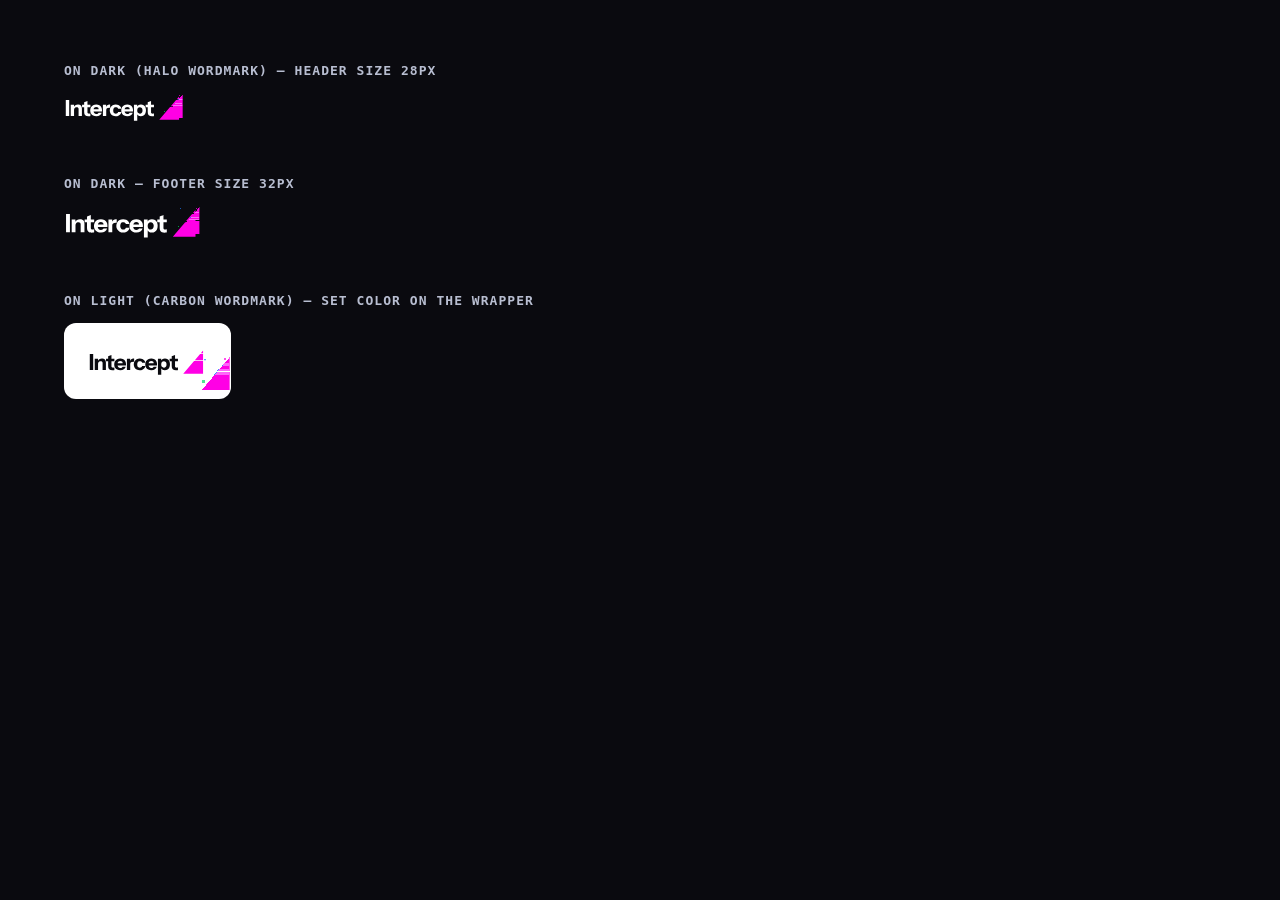
<file: assets/logo/animated/index.html>
<!doctype html>
<html lang="en">
<head>
<meta charset="utf-8">
<meta name="viewport" content="width=device-width, initial-scale=1">
<title>Intercept — Canonical Animated Lockup (web)</title>
<!--
  ============================================================================
  INTERCEPT — CANONICAL ANIMATED LOCKUP  (Fritz web standard, est. 2026-06-04)
  ============================================================================
  Canon for /fritz WEB properties that can run JS. The treatment:
    • Wordmark = real SVG (wordmark-only symbol, sentence-case "Intercept").
    • Triangle = a <canvas> rendering the Fritzoid glitch mark — NOT a static
      triangle in the SVG (so a shifted/animated canvas can never expose an
      underlay). The canvas OWNS the triangle entirely.
    • Animation: 3s intro plays the canonical Fritzoid glitch in pink, then
      LOCKS to a fixed pink glitch frame. Hover replays, then re-locks on leave.
    • prefers-reduced-motion → no animation, draws the locked frame only.

  CENTERED wordmark: the wordmark group is lifted to translate(0,-19.5) so the
  wordmark optically CENTERS against the canvas triangle's vertical span.
  (NB: this -19.5 lift is specific to the canvas-triangle layout below. The
  STATIC lockup SVGs use a different lift — baseline = none, centered = -10 —
  because there the triangle lives inside the same SVG. Do not cross-apply.)

  USE THIS when the surface can execute JS (HTML landing pages, microsites,
  web apps, the live site). For email / print / static exports / anywhere JS
  won't run, use the STATIC lockup SVGs in ../intercept-lockup-centered.svg
  (or -baseline.svg) instead — they degrade gracefully.

  DROP-IN: copy (1) the <symbol> defs block, (2) the .fritz-lockup CSS, and
  (3) the animator <script>. Place a .fritz-lockup anchor wherever the mark
  goes; size it by setting the SVG height (the canvas tracks it). Set the
  wordmark color via CSS `color:` (currentColor) — Halo/#fff on dark, Carbon
  on light. Aspect of the box stays 4.25:1 (the canonical lockup ratio).
  ============================================================================
-->
<style>
  :root{ --carbon-500:#0a0a0f; --halo-100:#ffffff; }
  *{box-sizing:border-box;} html,body{margin:0;}
  body{ background:var(--carbon-500); color:var(--halo-100); font-family:system-ui,sans-serif; }

  /* ---- (2) Canonical lockup CSS -------------------------------------------
     .fritz-lockup       — the anchor/wrapper (size via the SVG height)
     .fritz-lockup svg   — the wordmark; color = currentColor
     .fritz-lockup__fritz— the canvas that owns the triangle, pinned to the
                           empty right region of the wordmark viewBox + 4px gap */
  .fritz-lockup{
    position:relative; display:inline-flex; align-items:center;
    line-height:0; text-decoration:none; overflow:visible;
    color:inherit;   /* it's an <a>; inherit parent color so the wordmark isn't UA link-blue.
                        Set `color:` on the wrapper to theme: Halo/#fff on dark, Carbon on light. */
  }
  .fritz-lockup svg{ height:28px; width:auto; display:block; color:currentColor; }
  .fritz-lockup__fritz{
    position:absolute;
    left:calc(80.02% + 4px); top:4%;
    width:16.65%; height:84%;
    pointer-events:none;
    transform:scaleX(-1);   /* right-lean mark */
  }

  /* demo chrome only — not part of the drop-in */
  .demo{padding:64px;}
  .demo h2{font:600 13px/1 ui-monospace,monospace;letter-spacing:.08em;text-transform:uppercase;color:#b8bed1;margin:0 0 16px;}
  .demo .row{display:flex;align-items:center;gap:48px;margin-bottom:56px;}
  .demo .nav{height:28px}     /* header size  */
  .demo .ft{ } .demo .ft svg{height:32px;}  /* footer size */
  .demo .lt{background:#fff;color:#0a0a0f;padding:24px;border-radius:12px;display:inline-flex;}
</style>
</head>
<body>

<!-- ---- (1) Wordmark-only symbol (CENTERED for the animated layout) -------- -->
<svg aria-hidden="true" focusable="false" style="position:absolute;width:0;height:0;overflow:hidden" xmlns="http://www.w3.org/2000/svg">
  <defs>
    <symbol id="intercept-lockup-centered" viewBox="0 -9 324.005 76.2147">
      <!-- Vector mark — the clean Flarepop split-triangle, shown AT REST (crisp at any size).
           The canvas paints the full glitch (shards, scan-lines, chromatic split) only during
           the 3s intro + hover, then clears to reveal this clean mark. -->
      <g transform="translate(0, -8.78)">
        <path d="M313.195 29.2138V63.8583H259.277L288.724 29.2138H313.195ZM313.195 26.787H290.787L305.126 9.91692H313.195V26.787ZM313.195 7.49016H307.189L313.195 0.424735V7.49016Z" fill="#FF00E5"/>
      </g>
      <g transform="translate(0, -10)" fill="currentColor">
        <path d="M4.85695 54.8039V11.2147H14.1252V54.8039H4.85695Z"/>
        <path d="M18.3324 54.8039V23.9282H27.1794V31.1931H27.36V54.8039H18.3324ZM39.6976 54.8039V35.6731C39.6976 33.9779 39.2563 32.7066 38.3736 31.859C37.531 31.0115 36.2872 30.5877 34.6422 30.5877C33.2379 30.5877 31.9741 30.9106 30.8506 31.5563C29.7673 32.2021 28.9047 33.09 28.2627 34.2201C27.6609 35.3502 27.36 36.6821 27.36 38.2158L26.5776 30.7693C27.5807 28.5091 29.0451 26.7131 30.971 25.3812C32.937 24.0089 35.3443 23.3228 38.193 23.3228C41.6034 23.3228 44.2114 24.2915 46.0169 26.2288C47.8224 28.1257 48.7252 30.6886 48.7252 33.9174V54.8039H39.6976Z"/>
        <path d="M66.4586 55.4698C62.5266 55.4698 59.5977 54.5214 57.6718 52.6244C55.7861 50.6871 54.8432 47.761 54.8432 43.8461V17.0266L63.8707 13.6363V44.1488C63.8707 45.521 64.2519 46.5502 65.0142 47.2363C65.7766 47.9224 66.9602 48.2655 68.5651 48.2655C69.1669 48.2655 69.7286 48.205 70.2502 48.0839C70.7718 47.9628 71.2934 47.8215 71.815 47.6601V54.5617C71.2934 54.8442 70.5511 55.0662 69.5882 55.2277C68.6654 55.3891 67.6222 55.4698 66.4586 55.4698ZM49.1258 30.8298V23.9282H71.815V30.8298H49.1258Z"/>
        <path d="M88.2042 55.4093C84.7938 55.4093 81.8247 54.7434 79.297 53.4115C76.7693 52.0392 74.8033 50.1423 73.399 47.7206C72.0349 45.299 71.3528 42.5142 71.3528 39.3661C71.3528 36.1776 72.0349 33.3927 73.399 31.0115C74.8033 28.5898 76.7493 26.7131 79.2368 25.3812C81.7244 24.0089 84.6132 23.3228 87.9033 23.3228C91.073 23.3228 93.8213 23.9686 96.1484 25.2601C98.4755 26.5516 100.281 28.3477 101.565 30.6482C102.849 32.9488 103.491 35.6529 103.491 38.7606C103.491 39.4064 103.471 40.0118 103.431 40.5769C103.391 41.1015 103.33 41.606 103.25 42.0904H76.6489V36.0969H95.9679L94.4031 37.1866C94.4031 34.6843 93.8013 32.8479 92.5976 31.6774C91.434 30.4666 89.8292 29.8612 87.7829 29.8612C85.4157 29.8612 83.5701 30.6684 82.246 32.2828C80.9621 33.8972 80.3201 36.3188 80.3201 39.5477C80.3201 42.6958 80.9621 45.0367 82.246 46.5704C83.5701 48.1041 85.5361 48.8709 88.144 48.8709C89.5884 48.8709 90.8322 48.6288 91.8754 48.1444C92.9186 47.6601 93.701 46.8731 94.2226 45.7834H102.708C101.705 48.77 99.9801 51.1311 97.5327 52.8666C95.1253 54.5617 92.0158 55.4093 88.2042 55.4093Z"/>
        <path d="M105.911 54.8039V23.9282H114.758V31.1931H114.939V54.8039H105.911ZM114.939 38.7001L114.156 31.3747C114.879 28.7513 116.062 26.7534 117.707 25.3812C119.352 24.0089 121.399 23.3228 123.846 23.3228C124.608 23.3228 125.17 23.4035 125.531 23.565V32.0406C125.331 31.9599 125.05 31.9196 124.689 31.9196C124.328 31.8792 123.886 31.859 123.365 31.859C120.476 31.859 118.349 32.3837 116.985 33.4331C115.621 34.4421 114.939 36.1978 114.939 38.7001Z"/>
        <path d="M140.916 55.4093C137.706 55.4093 134.877 54.7232 132.43 53.3509C129.982 51.9787 128.056 50.0817 126.652 47.6601C125.288 45.2385 124.606 42.4738 124.606 39.3661C124.606 36.2583 125.288 33.4936 126.652 31.072C128.056 28.6504 129.982 26.7534 132.43 25.3812C134.877 24.0089 137.706 23.3228 140.916 23.3228C143.604 23.3228 146.011 23.8273 148.138 24.8363C150.304 25.805 152.07 27.157 153.434 28.8925C154.838 30.628 155.741 32.6662 156.142 35.0071H147.415C146.974 33.5138 146.172 32.3837 145.008 31.6169C143.885 30.85 142.561 30.4666 141.036 30.4666C139.592 30.4666 138.328 30.8298 137.244 31.5563C136.201 32.2828 135.399 33.312 134.837 34.6439C134.275 35.9758 133.995 37.5498 133.995 39.3661C133.995 41.1823 134.275 42.7563 134.837 44.0882C135.399 45.4201 136.201 46.4493 137.244 47.1758C138.328 47.9023 139.592 48.2655 141.036 48.2655C142.561 48.2655 143.885 47.8821 145.008 47.1152C146.172 46.3484 146.974 45.2183 147.415 43.725H156.142C155.741 46.0659 154.838 48.1041 153.434 49.8396C152.07 51.5751 150.304 52.9473 148.138 53.9563C146.011 54.925 143.604 55.4093 140.916 55.4093Z"/>
        <path d="M172.668 55.4093C169.258 55.4093 166.289 54.7434 163.761 53.4115C161.233 52.0392 159.267 50.1423 157.863 47.7206C156.499 45.299 155.817 42.5142 155.817 39.3661C155.817 36.1776 156.499 33.3927 157.863 31.0115C159.267 28.5898 161.213 26.7131 163.701 25.3812C166.188 24.0089 169.077 23.3228 172.367 23.3228C175.537 23.3228 178.285 23.9686 180.612 25.2601C182.939 26.5516 184.745 28.3477 186.029 30.6482C187.313 32.9488 187.955 35.6529 187.955 38.7606C187.955 39.4064 187.935 40.0118 187.895 40.5769C187.854 41.1015 187.794 41.606 187.714 42.0904H161.113V36.0969H180.432L178.867 37.1866C178.867 34.6843 178.265 32.8479 177.062 31.6774C175.898 30.4666 174.293 29.8612 172.247 29.8612C169.88 29.8612 168.034 30.6684 166.71 32.2828C165.426 33.8972 164.784 36.3188 164.784 39.5477C164.784 42.6958 165.426 45.0367 166.71 46.5704C168.034 48.1041 170 48.8709 172.608 48.8709C174.052 48.8709 175.296 48.6288 176.339 48.1444C177.383 47.6601 178.165 46.8731 178.687 45.7834H187.172C186.169 48.77 184.444 51.1311 181.997 52.8666C179.589 54.5617 176.48 55.4093 172.668 55.4093Z"/>
        <path d="M209.092 55.4093C206.163 55.4093 203.816 54.7232 202.051 53.3509C200.286 51.9787 199.242 50.1019 198.921 47.7206L199.403 47.6601V67.2147H190.375V23.9282H199.222V30.7693L198.681 30.6482C199.122 28.388 200.326 26.6122 202.292 25.3206C204.258 23.9888 206.685 23.3228 209.574 23.3228C212.342 23.3228 214.73 23.9888 216.736 25.3206C218.782 26.6122 220.347 28.4486 221.43 30.8298C222.553 33.2111 223.115 36.0161 223.115 39.245C223.115 42.5142 222.533 45.3596 221.37 47.7812C220.206 50.2028 218.581 52.0796 216.495 53.4115C214.409 54.7434 211.941 55.4093 209.092 55.4093ZM206.565 48.1444C208.691 48.1444 210.416 47.3776 211.74 45.8439C213.064 44.3102 213.727 42.1307 213.727 39.3055C213.727 36.4803 213.044 34.321 211.68 32.8277C210.356 31.3343 208.611 30.5877 206.444 30.5877C204.358 30.5877 202.633 31.3545 201.269 32.8882C199.944 34.3815 199.282 36.5408 199.282 39.3661C199.282 42.1913 199.944 44.3707 201.269 45.9044C202.633 47.3978 204.398 48.1444 206.565 48.1444Z"/>
        <path d="M239.501 55.4698C235.569 55.4698 232.64 54.5214 230.714 52.6244C228.828 50.6871 227.885 47.761 227.885 43.8461V17.0266L236.913 13.6363V44.1488C236.913 45.521 237.294 46.5502 238.056 47.2363C238.819 47.9224 240.002 48.2655 241.607 48.2655C242.209 48.2655 242.771 48.205 243.292 48.0839C243.814 47.9628 244.335 47.8215 244.857 47.6601V54.5617C244.335 54.8442 243.593 55.0662 242.63 55.2277C241.707 55.3891 240.664 55.4698 239.501 55.4698ZM222.168 30.8298V23.9282H244.857V30.8298H222.168Z"/>
      </g>
    </symbol>
  </defs>
</svg>

<div class="demo">
  <h2>On dark (Halo wordmark) — header size 28px</h2>
  <div class="row">
    <a class="fritz-lockup nav" href="#" aria-label="Intercept"><svg viewBox="0 -9 324.005 76.2147"><use href="#intercept-lockup-centered"/></svg><canvas class="fritz-lockup__fritz" data-fritz-lockup width="120" height="120"></canvas></a>
  </div>

  <h2>On dark — footer size 32px</h2>
  <div class="row">
    <a class="fritz-lockup ft" href="#" aria-label="Intercept"><svg viewBox="0 -9 324.005 76.2147"><use href="#intercept-lockup-centered"/></svg><canvas class="fritz-lockup__fritz" data-fritz-lockup width="120" height="120"></canvas></a>
  </div>

  <h2>On light (Carbon wordmark) — set color on the wrapper</h2>
  <div class="row">
    <a class="fritz-lockup lt" href="#" aria-label="Intercept" style="color:#0a0a0f"><svg viewBox="0 -9 324.005 76.2147"><use href="#intercept-lockup-centered"/></svg><canvas class="fritz-lockup__fritz" data-fritz-lockup width="120" height="120"></canvas></a>
  </div>
</div>

<!-- ---- (3) Animator — 3s intro → lock; hover replays. prefers-reduced-motion safe. -->
<script>
(function () {
  const canvases = Array.from(document.querySelectorAll('[data-fritz-lockup]'));
  if (canvases.length === 0) return;
  const PRESET = {
    direction: "right", size: 0.6,
    "sli-count": 3, "sli-h": 48, "sli-gap": 16, "sli-max": 30, "sli-dir": "h",
    "sli-alpha": 0.82, "sli-color": "#1A7AFF",
    "blk-count": 3, "blk-min": 12, "blk-max": 90, "blk-shape": 0.1,
    "blk-shift": 40, "blk-alpha": 0.69, "blk-color": "channel",
    offx: 20, offy: 34, pal: "fritz", bg: "#0A0A0F",
  };
  const TRI_FILLS = ['#FF00E5','#FF00E5','#FF00E5','#1A7AFF','#00D862'];
  const PAL = { fritz: { ch: ['#FF00E5','#00D862','#1A7AFF'] } };
  const LOCK_COLOR = '#FF00E5';
  const LOCK_SEED  = 7321.6;
  const INTRO_MS   = 3000;
  function nextSnapDelay() { const r = Math.random(); return r < 0.35 ? 30 + Math.random()*35 : 65 + Math.random()*85; }
  function ns(x, y, s) { const a = Math.sin(x*12.9898 + y*78.233 + s) * 43758.5453; return a - Math.floor(a); }
  function tri(cx, cy, sz, dir) { const h=sz, w=sz*0.85;
    return dir==='right' ? [[cx-w/2,cy-h/2],[cx-w/2,cy+h/2],[cx+w/2,cy+h/2]] : [[cx+w/2,cy-h/2],[cx+w/2,cy+h/2],[cx-w/2,cy+h/2]]; }
  function renderFritzoid(cnv, params, seed, triColor) {
    const X = cnv.getContext('2d'); const W = cnv.width, H = cnv.height; const ch = PAL[params.pal].ch;
    X.clearRect(0,0,W,H);
    const sz = Math.min(H, W/0.85); const cx = W/2, cy = H - sz/2; const pts = tri(cx,cy,sz,params.direction);
    X.save(); X.globalAlpha=1; X.beginPath(); X.moveTo(pts[0][0],pts[0][1]); X.lineTo(pts[1][0],pts[1][1]); X.lineTo(pts[2][0],pts[2][1]); X.closePath(); X.fillStyle=triColor; X.fill(); X.restore();
    const sliCount=params["sli-count"], sliH=params["sli-h"], sliGap=params["sli-gap"], sliMax=params["sli-max"], sliDir=params["sli-dir"], sliAlpha=params["sli-alpha"], sliCol=params["sli-color"], offx=params.offx, offy=params.offy;
    if (sliCount>0){ const ys=pts.map(p=>p[1]), xs=pts.map(p=>p[0]); const triTop=Math.min(...ys), triBot=Math.max(...ys), triL=Math.min(...xs), triR=Math.max(...xs); const triHsz=triBot-triTop, triWsz=triR-triL;
      if (sliDir==='h'||sliDir==='both'){ for (let i=0;i<sliCount;i++){ const posN=ns(i,0,seed+100), thickN=ns(i,1,seed+130); const y=triTop+posN*triHsz*0.9, thisH=sliH*(0.5+thickN); const shift=(ns(i,2,seed+160)-0.5)*sliMax+offx*0.8; const col=sliCol==='channel'?ch[i%3]:sliCol;
        X.save(); X.globalCompositeOperation='screen'; X.globalAlpha=sliAlpha; X.beginPath(); X.rect(-W,y,W*3,thisH); X.clip(); const s=pts.map(p=>[p[0]+shift,p[1]]); X.beginPath(); X.moveTo(s[0][0],s[0][1]); X.lineTo(s[1][0],s[1][1]); X.lineTo(s[2][0],s[2][1]); X.closePath(); X.fillStyle=col; X.fill(); X.restore(); X.clearRect(0,y+thisH,W,sliGap); } }
      if (sliDir==='v'||sliDir==='both'){ for (let i=0;i<sliCount;i++){ const posN=ns(i+50,0,seed+150), thickN=ns(i+50,1,seed+180); const x=triL+posN*triWsz*0.9, thisW=sliH*(0.5+thickN); const shift=(ns(i+50,2,seed+210)-0.5)*sliMax+offy*0.8; const col=sliCol==='channel'?ch[(i+1)%3]:sliCol;
        X.save(); X.beginPath(); X.rect(x,-H,thisW,H*3); X.clip(); X.globalCompositeOperation='screen'; X.globalAlpha=sliAlpha; const s=pts.map(p=>[p[0],p[1]+shift]); X.beginPath(); X.moveTo(s[0][0],s[0][1]); X.lineTo(s[1][0],s[1][1]); X.lineTo(s[2][0],s[2][1]); X.closePath(); X.fillStyle=col; X.fill(); X.restore(); X.clearRect(x+thisW,0,sliGap,H); } } }
    const blkCount=params["blk-count"], blkMin=params["blk-min"], blkMax=params["blk-max"], blkShape=params["blk-shape"], blkShift=params["blk-shift"], blkAlpha=params["blk-alpha"], blkCol=params["blk-color"];
    if (blkCount>0){ const ys=pts.map(p=>p[1]), xs=pts.map(p=>p[0]); const triTop=Math.min(...ys), triBot=Math.max(...ys), triL=Math.min(...xs), triR=Math.max(...xs);
      for (let i=0;i<blkCount;i++){ const bx=triL+ns(i,0,seed+200)*(triR-triL); const by=triTop+ns(i,1,seed+300)*(triBot-triTop)*0.8; const sizeFactor=ns(i,2,seed+400); const baseSize=blkMin+sizeFactor*(blkMax-blkMin); const aspectRatio=1-blkShape*0.8; const bw=baseSize; const bh=baseSize*(aspectRatio+ns(i,3,seed+500)*(1-aspectRatio)*0.5); const shift=(ns(i,4,seed+600)-0.5)*blkShift+offx*0.5; const col1=blkCol==='channel'?ch[i%3]:blkCol; const col2=blkCol==='channel'?ch[(i+1)%3]:blkCol;
        X.save(); X.globalCompositeOperation='screen'; X.globalAlpha=blkAlpha; X.fillStyle=col1; X.fillRect(bx+shift,by,bw,bh); X.restore();
        X.save(); X.beginPath(); X.rect(bx,by,bw,bh); X.clip(); X.globalCompositeOperation='screen'; X.globalAlpha=blkAlpha*0.7; const sp=pts.map(p=>[p[0]+shift*0.5,p[1]]); X.beginPath(); X.moveTo(sp[0][0],sp[0][1]); X.lineTo(sp[1][0],sp[1][1]); X.lineTo(sp[2][0],sp[2][1]); X.closePath(); X.fillStyle=col2; X.fill(); X.restore(); } }
  }
  const reduceMotion = window.matchMedia && window.matchMedia('(prefers-reduced-motion: reduce)').matches;
  // DPR-aware supersampling: backing store = max(1400, displayCSS × devicePixelRatio × 2).
  // Keeps the canvas triangle's diagonal smooth on Retina, at large sizes, and under zoom
  // (a fixed 700 backing aliased the hypotenuse). The locked frame is static, so the extra
  // resolution is essentially free. The wordmark is vector SVG and is crisp independently.
  function sizeCanvas(c){ const cssW=c.clientWidth, cssH=c.clientHeight; if (cssW===0||cssH===0) return false;
    const dpr=window.devicePixelRatio||1, SS=2;
    const refH=Math.max(1400, Math.round(cssH*dpr*SS)), refW=Math.round(refH*(cssW/cssH));
    if (c.width!==refW||c.height!==refH){ c.width=refW; c.height=refH; } return true; }
  let seed=Math.random()*1e4;
  let triColor=TRI_FILLS[Math.floor(Math.random()*TRI_FILLS.length)];
  let playing=false, tickTimer=null, hovering=false;
  function redraw(){ for (const c of canvases){ if (sizeCanvas(c)) renderFritzoid(c,PRESET,seed,triColor); } }
  // Rest = CLEAR the canvas so the crisp VECTOR mark in the SVG shows through.
  // The canvas only paints during the 3s intro + hover. (Vector at rest = no raster aliasing.)
  function drawLocked(){ for (const c of canvases){ if (sizeCanvas(c)){ const x=c.getContext('2d'); x.clearRect(0,0,c.width,c.height); } } }
  function newGlitch(){ seed=Math.random()*1e4; let next, guard=0; do { next=TRI_FILLS[Math.floor(Math.random()*TRI_FILLS.length)]; guard++; } while (next===triColor && guard<6); triColor=next; redraw(); }
  function tick(){ if (!playing) return; newGlitch(); tickTimer=setTimeout(tick,nextSnapDelay()); }
  function startAnim(){ if (playing||reduceMotion) return; playing=true; tick(); }
  function lock(){ playing=false; if (tickTimer){ clearTimeout(tickTimer); tickTimer=null; } drawLocked(); }
  drawLocked();
  requestAnimationFrame(() => (playing ? redraw() : drawLocked()));
  if (document.fonts && document.fonts.ready) document.fonts.ready.then(() => (playing ? redraw() : drawLocked()));
  if (reduceMotion) { drawLocked(); }
  else { startAnim(); setTimeout(() => { if (!hovering) lock(); }, INTRO_MS); }
  canvases.forEach(c => {
    const lk = c.closest('.fritz-lockup, .wf-nav__brand, .footer__brand') || c;
    lk.addEventListener('mouseenter', () => { hovering=true; startAnim(); });
    lk.addEventListener('mouseleave', () => { hovering=false; lock(); });
  });
  window.addEventListener('resize', () => (playing ? redraw() : drawLocked()));
})();
</script>
</body>
</html>
</file>
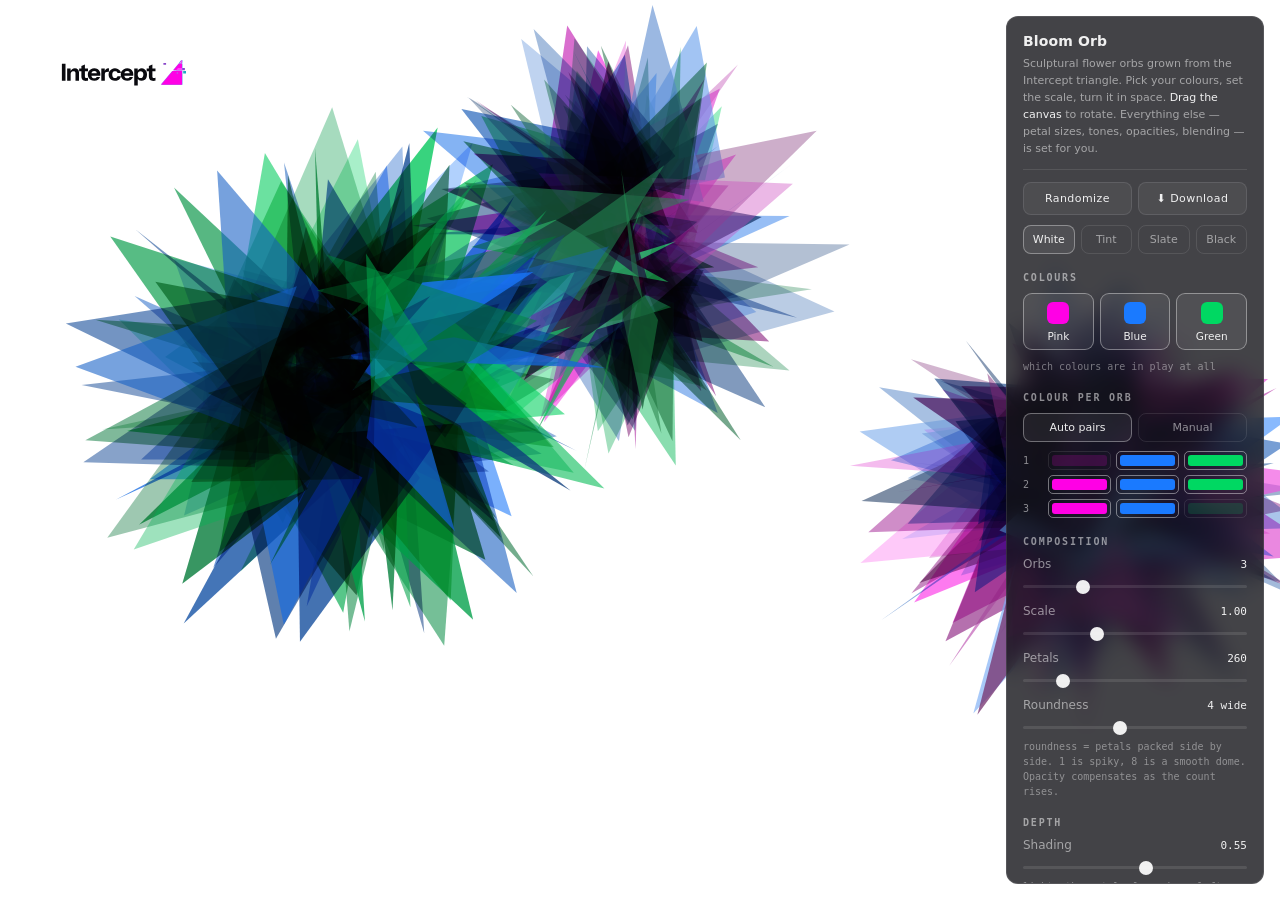
<file: generators/bloom-orb-public.html>
<!DOCTYPE html>
<html lang="en">
<head>
<meta charset="UTF-8" />
<meta name="viewport" content="width=device-width, initial-scale=1.0" />
<title>Bloom Orb · Intercept</title>
<style>
  :root{
    --ink: rgba(255,255,255,.92);
    --ink-dim: rgba(255,255,255,.52);
    --hair: rgba(255,255,255,.10);
    --panel: rgba(20,20,26,.80);
  }
  *{box-sizing:border-box;margin:0;padding:0;}
  html,body{height:100%;}
  body{background:#ffffff;color:var(--ink);font-family:'Inter',system-ui,-apple-system,sans-serif;overflow:hidden;}
  #stage{position:fixed;inset:0;display:block;}
  .brand{position:fixed;top:60px;left:60px;z-index:5;pointer-events:none;user-select:none;}
  .brand svg{display:block;height:30px;width:auto;aspect-ratio:324.005 / 76.923;shape-rendering:geometricPrecision;}
  .panel{position:fixed;top:16px;right:16px;width:258px;max-height:calc(100vh - 32px);overflow-y:auto;background:var(--panel);border:1px solid var(--hair);border-radius:12px;padding:16px;font-size:12px;backdrop-filter:blur(10px);}
  .panel::-webkit-scrollbar{width:8px;}
  .panel::-webkit-scrollbar-thumb{background:rgba(255,255,255,.14);border-radius:9999px;}
  .phead{border-bottom:1px solid var(--hair);padding-bottom:12px;margin-bottom:2px;}
  .ptitle{font-size:14px;font-weight:600;letter-spacing:.01em;margin-bottom:6px;}
  .pinfo{font-size:11px;line-height:1.55;color:var(--ink-dim);}
  .pinfo b{color:var(--ink);font-weight:500;}
  .sec{font-size:10px;letter-spacing:.18em;text-transform:uppercase;color:var(--ink-dim);font-weight:600;margin:18px 0 10px;font-family:'Geist Mono',ui-monospace,monospace;}
  .note{font-size:10px;color:var(--ink-dim);margin:-6px 0 11px;font-family:'Geist Mono',ui-monospace,monospace;opacity:.8;line-height:1.5;}
  .row{margin-bottom:13px;}
  .row label{display:flex;justify-content:space-between;align-items:baseline;margin-bottom:6px;color:var(--ink-dim);}
  .row label b{color:var(--ink);font-weight:500;font-family:'Geist Mono',ui-monospace,monospace;font-size:11px;}
  input[type=range]{width:100%;height:3px;-webkit-appearance:none;appearance:none;background:var(--hair);border-radius:9999px;outline:none;}
  input[type=range]::-webkit-slider-thumb{-webkit-appearance:none;width:14px;height:14px;border-radius:50%;background:var(--ink);cursor:pointer;}
  input[type=range]::-moz-range-thumb{width:14px;height:14px;border:none;border-radius:50%;background:var(--ink);cursor:pointer;}
  .seg{display:flex;gap:6px;margin-bottom:11px;}
  .seg button{flex:1;padding:7px 0;font-size:11px;border:1px solid var(--hair);background:transparent;color:var(--ink-dim);border-radius:8px;cursor:pointer;font-family:inherit;transition:.12s;}
  .seg button.on{color:var(--ink);border-color:rgba(255,255,255,.35);background:rgba(255,255,255,.07);}
  .seg button:hover{color:var(--ink);}
  /* colour chips carry their own swatch so the choice is visual, not verbal */
  .chips{display:flex;gap:6px;}
  .chip{flex:1;display:flex;flex-direction:column;align-items:center;gap:6px;padding:8px 0 7px;border:1px solid var(--hair);background:transparent;border-radius:9px;cursor:pointer;font-family:inherit;font-size:10.5px;color:var(--ink-dim);transition:.12s;}
  .chip i{display:block;width:22px;height:22px;border-radius:6px;opacity:.3;transition:.12s;}
  .chip.on{color:var(--ink);border-color:rgba(255,255,255,.38);background:rgba(255,255,255,.07);}
  .chip.on i{opacity:1;}
  .ocrow{display:flex;align-items:center;gap:5px;margin-bottom:5px;}
  .ocrow span{font:500 10px/1 'Geist Mono',ui-monospace,monospace;color:var(--ink-dim);width:20px;flex:0 0 auto;}
  .ocdot{flex:1;height:19px;border:1px solid var(--hair);border-radius:5px;cursor:pointer;background:transparent;position:relative;padding:0;}
  .ocdot i{position:absolute;inset:3px;border-radius:3px;opacity:.16;transition:.12s;}
  .ocdot.on{border-color:rgba(255,255,255,.42);}
  .ocdot.on i{opacity:1;}
  .ocdot:disabled{opacity:.28;cursor:default;}
  .acts{display:grid;grid-template-columns:1fr 1fr;gap:6px;margin-top:14px;}
  .acts button{padding:9px 0;font-size:11px;border:1px solid var(--hair);background:rgba(255,255,255,.05);color:var(--ink);border-radius:8px;cursor:pointer;font-family:inherit;letter-spacing:.04em;transition:.12s;}
  .acts button:hover{background:rgba(255,255,255,.11);}
  .vstat{font-size:10px;color:var(--ink-dim);margin-top:7px;font-family:'Geist Mono',ui-monospace,monospace;min-height:13px;}
</style>
</head>
<body>
  <canvas id="stage"></canvas>

  <!-- Canonical Intercept lockup. Inlined symbol+use per Fritz rules. -->
  <svg width="0" height="0" aria-hidden="true" style="position:absolute" focusable="false">
    <symbol id="intercept-lockup" viewBox="0 0.9583 324.005 76.923">
      <g transform="translate(0, 1.22)">
        <path d="M297.818 26.7875L302.654 21.1099H320.22V26.7875H297.818Z" fill="#8846C9"/>
        <path d="M305.145 7.49026L309.399 2.50825H311.162V7.49026H305.145Z" fill="#1DABC1"/>
        <path d="M272.002 8.52534H265.143V12.8442H272.002V8.52534Z" fill="#8846C9"/>
        <path d="M324.005 29.0518H315.901V35.2955H324.005V29.0518Z" fill="#1DABC1"/>
        <path opacity="0.7"  d="M312.062 29.1486V63.5754H258.144L287.407 29.1486H312.062ZM312.062 26.7228H289.469L303.768 9.90058H312.062V26.7228ZM312.062 7.47382H305.83L312.062 0.14179V7.47382Z" fill="#A855F7"/>
        <path opacity="0.42" d="M313.421 29.1485V63.4336H259.503L288.646 29.1485H313.421ZM313.421 26.7227H290.707L305.006 9.90044H313.421V26.7227ZM313.421 7.47368H307.069L313.421 4.57764e-05V7.47368Z" fill="#6366F1"/>
        <path opacity="0.7"  d="M314.102 29.1493V63.9999H260.183L289.806 29.1493H314.102ZM314.102 26.7225H291.869L306.168 9.90025H314.102V26.7225ZM314.102 7.47349H308.23L314.102 0.566262V7.47349Z" fill="#22D3EE"/>
        <path d="M313.195 29.2138V63.8583H259.277L288.724 29.2138H313.195ZM313.195 26.787H290.787L305.126 9.91692H313.195V26.787ZM313.195 7.49016H307.189L313.195 0.424735V7.49016Z" fill="#FF00E5"/>
        <path d="M303.01 32.5619H299.063V35.3926H303.01V32.5619Z" fill="#5154C4"/>
        <path d="M313.2 26.7875H297.818L302.654 21.1099H313.2V26.7875Z"   fill="#FF44F9"/>
        <path d="M307.183 7.49016L311.162 2.81548V7.49016H307.183Z"        fill="#FFA9F8"/>
        <path d="M299.063 32.5619H303.01V35.3926H299.063V32.5619Z"          fill="#FF52F9"/>
      </g>
      <g id="wordmark" fill="#0a0a0f">
        <path d="M4.85695 54.8039V11.2147H14.1252V54.8039H4.85695Z"/>
        <path d="M18.3324 54.8039V23.9282H27.1794V31.1931H27.36V54.8039H18.3324ZM39.6976 54.8039V35.6731C39.6976 33.9779 39.2563 32.7066 38.3736 31.859C37.531 31.0115 36.2872 30.5877 34.6422 30.5877C33.2379 30.5877 31.9741 30.9106 30.8506 31.5563C29.7673 32.2021 28.9047 33.09 28.2627 34.2201C27.6609 35.3502 27.36 36.6821 27.36 38.2158L26.5776 30.7693C27.5807 28.5091 29.0451 26.7131 30.971 25.3812C32.937 24.0089 35.3443 23.3228 38.193 23.3228C41.6034 23.3228 44.2114 24.2915 46.0169 26.2288C47.8224 28.1257 48.7252 30.6886 48.7252 33.9174V54.8039H39.6976Z"/>
        <path d="M66.4586 55.4698C62.5266 55.4698 59.5977 54.5214 57.6718 52.6244C55.7861 50.6871 54.8432 47.761 54.8432 43.8461V17.0266L63.8707 13.6363V44.1488C63.8707 45.521 64.2519 46.5502 65.0142 47.2363C65.7766 47.9224 66.9602 48.2655 68.5651 48.2655C69.1669 48.2655 69.7286 48.205 70.2502 48.0839C70.7718 47.9628 71.2934 47.8215 71.815 47.6601V54.5617C71.2934 54.8442 70.5511 55.0662 69.5882 55.2277C68.6654 55.3891 67.6222 55.4698 66.4586 55.4698ZM49.1258 30.8298V23.9282H71.815V30.8298H49.1258Z"/>
        <path d="M88.2042 55.4093C84.7938 55.4093 81.8247 54.7434 79.297 53.4115C76.7693 52.0392 74.8033 50.1423 73.399 47.7206C72.0349 45.299 71.3528 42.5142 71.3528 39.3661C71.3528 36.1776 72.0349 33.3927 73.399 31.0115C74.8033 28.5898 76.7493 26.7131 79.2368 25.3812C81.7244 24.0089 84.6132 23.3228 87.9033 23.3228C91.073 23.3228 93.8213 23.9686 96.1484 25.2601C98.4755 26.5516 100.281 28.3477 101.565 30.6482C102.849 32.9488 103.491 35.6529 103.491 38.7606C103.491 39.4064 103.471 40.0118 103.431 40.5769C103.391 41.1015 103.33 41.606 103.25 42.0904H76.6489V36.0969H95.9679L94.4031 37.1866C94.4031 34.6843 93.8013 32.8479 92.5976 31.6774C91.434 30.4666 89.8292 29.8612 87.7829 29.8612C85.4157 29.8612 83.5701 30.6684 82.246 32.2828C80.9621 33.8972 80.3201 36.3188 80.3201 39.5477C80.3201 42.6958 80.9621 45.0367 82.246 46.5704C83.5701 48.1041 85.5361 48.8709 88.144 48.8709C89.5884 48.8709 90.8322 48.6288 91.8754 48.1444C92.9186 47.6601 93.701 46.8731 94.2226 45.7834H102.708C101.705 48.77 99.9801 51.1311 97.5327 52.8666C95.1253 54.5617 92.0158 55.4093 88.2042 55.4093Z"/>
        <path d="M105.911 54.8039V23.9282H114.758V31.1931H114.939V54.8039H105.911ZM114.939 38.7001L114.156 31.3747C114.879 28.7513 116.062 26.7534 117.707 25.3812C119.352 24.0089 121.399 23.3228 123.846 23.3228C124.608 23.3228 125.17 23.4035 125.531 23.565V32.0406C125.331 31.9599 125.05 31.9196 124.689 31.9196C124.328 31.8792 123.886 31.859 123.365 31.859C120.476 31.859 118.349 32.3837 116.985 33.4331C115.621 34.4421 114.939 36.1978 114.939 38.7001Z"/>
        <path d="M140.916 55.4093C137.706 55.4093 134.877 54.7232 132.43 53.3509C129.982 51.9787 128.056 50.0817 126.652 47.6601C125.288 45.2385 124.606 42.4738 124.606 39.3661C124.606 36.2583 125.288 33.4936 126.652 31.072C128.056 28.6504 129.982 26.7534 132.43 25.3812C134.877 24.0089 137.706 23.3228 140.916 23.3228C143.604 23.3228 146.011 23.8273 148.138 24.8363C150.304 25.805 152.07 27.157 153.434 28.8925C154.838 30.628 155.741 32.6662 156.142 35.0071H147.415C146.974 33.5138 146.172 32.3837 145.008 31.6169C143.885 30.85 142.561 30.4666 141.036 30.4666C139.592 30.4666 138.328 30.8298 137.244 31.5563C136.201 32.2828 135.399 33.312 134.837 34.6439C134.275 35.9758 133.995 37.5498 133.995 39.3661C133.995 41.1823 134.275 42.7563 134.837 44.0882C135.399 45.4201 136.201 46.4493 137.244 47.1758C138.328 47.9023 139.592 48.2655 141.036 48.2655C142.561 48.2655 143.885 47.8821 145.008 47.1152C146.172 46.3484 146.974 45.2183 147.415 43.725H156.142C155.741 46.0659 154.838 48.1041 153.434 49.8396C152.07 51.5751 150.304 52.9473 148.138 53.9563C146.011 54.925 143.604 55.4093 140.916 55.4093Z"/>
        <path d="M172.668 55.4093C169.258 55.4093 166.289 54.7434 163.761 53.4115C161.233 52.0392 159.267 50.1423 157.863 47.7206C156.499 45.299 155.817 42.5142 155.817 39.3661C155.817 36.1776 156.499 33.3927 157.863 31.0115C159.267 28.5898 161.213 26.7131 163.701 25.3812C166.188 24.0089 169.077 23.3228 172.367 23.3228C175.537 23.3228 178.285 23.9686 180.612 25.2601C182.939 26.5516 184.745 28.3477 186.029 30.6482C187.313 32.9488 187.955 35.6529 187.955 38.7606C187.955 39.4064 187.935 40.0118 187.895 40.5769C187.854 41.1015 187.794 41.606 187.714 42.0904H161.113V36.0969H180.432L178.867 37.1866C178.867 34.6843 178.265 32.8479 177.062 31.6774C175.898 30.4666 174.293 29.8612 172.247 29.8612C169.88 29.8612 168.034 30.6684 166.71 32.2828C165.426 33.8972 164.784 36.3188 164.784 39.5477C164.784 42.6958 165.426 45.0367 166.71 46.5704C168.034 48.1041 170 48.8709 172.608 48.8709C174.052 48.8709 175.296 48.6288 176.339 48.1444C177.383 47.6601 178.165 46.8731 178.687 45.7834H187.172C186.169 48.77 184.444 51.1311 181.997 52.8666C179.589 54.5617 176.48 55.4093 172.668 55.4093Z"/>
        <path d="M209.092 55.4093C206.163 55.4093 203.816 54.7232 202.051 53.3509C200.286 51.9787 199.242 50.1019 198.921 47.7206L199.403 47.6601V67.2147H190.375V23.9282H199.222V30.7693L198.681 30.6482C199.122 28.388 200.326 26.6122 202.292 25.3206C204.258 23.9888 206.685 23.3228 209.574 23.3228C212.342 23.3228 214.73 23.9888 216.736 25.3206C218.782 26.6122 220.347 28.4486 221.43 30.8298C222.553 33.2111 223.115 36.0161 223.115 39.245C223.115 42.5142 222.533 45.3596 221.37 47.7812C220.206 50.2028 218.581 52.0796 216.495 53.4115C214.409 54.7434 211.941 55.4093 209.092 55.4093ZM206.565 48.1444C208.691 48.1444 210.416 47.3776 211.74 45.8439C213.064 44.3102 213.727 42.1307 213.727 39.3055C213.727 36.4803 213.044 34.321 211.68 32.8277C210.356 31.3343 208.611 30.5877 206.444 30.5877C204.358 30.5877 202.633 31.3545 201.269 32.8882C199.944 34.3815 199.282 36.5408 199.282 39.3661C199.282 42.1913 199.944 44.3707 201.269 45.9044C202.633 47.3978 204.398 48.1444 206.565 48.1444Z"/>
        <path d="M239.501 55.4698C235.569 55.4698 232.64 54.5214 230.714 52.6244C228.828 50.6871 227.885 47.761 227.885 43.8461V17.0266L236.913 13.6363V44.1488C236.913 45.521 237.294 46.5502 238.056 47.2363C238.819 47.9224 240.002 48.2655 241.607 48.2655C242.209 48.2655 242.771 48.205 243.292 48.0839C243.814 47.9628 244.335 47.8215 244.857 47.6601V54.5617C244.335 54.8442 243.593 55.0662 242.63 55.2277C241.707 55.3891 240.664 55.4698 239.501 55.4698ZM222.168 30.8298V23.9282H244.857V30.8298H222.168Z"/>
      </g>
    </symbol>
  </svg>
  <div class="brand"><svg viewBox="0 0.9583 324.005 76.923" role="img" aria-label="Intercept"><use href="#intercept-lockup"/></svg></div>

  <div class="panel">
    <div class="phead">
      <div class="ptitle">Bloom Orb</div>
      <div class="pinfo">Sculptural flower orbs grown from the Intercept triangle. Pick your colours, set the scale, turn it in space. <b>Drag the canvas</b> to rotate. Everything else — petal sizes, tones, opacities, blending — is set for you.</div>
    </div>

    <div class="acts" style="margin:12px 0 4px">
      <button id="rand">Randomize</button>
      <button id="dl">⬇ Download</button>
    </div>
    <div class="seg" style="margin-top:10px" id="grounds"></div>

    <div class="sec">Colours</div>
    <div class="chips">
      <button class="chip on" id="cPink"><i style="background:#FF00E5"></i>Pink</button>
      <button class="chip on" id="cBlue"><i style="background:#1A7AFF"></i>Blue</button>
      <button class="chip on" id="cGreen"><i style="background:#00D862"></i>Green</button>
    </div>
    <div class="note" style="margin-top:9px">which colours are in play at all</div>

    <div class="sec">Colour per orb</div>
    <div class="seg" style="margin-bottom:9px">
      <button id="colAuto" class="on">Auto pairs</button>
      <button id="colMan">Manual</button>
    </div>
    <div id="orbcols"></div>

    <div class="sec">Composition</div>
    <div class="row"><label>Orbs <b id="vOrbs">3</b></label><input type="range" id="orbs" min="1" max="9" step="1" value="3"></div>
    <div class="row"><label>Scale <b id="vScale">1.00</b></label><input type="range" id="scale" min="0.35" max="2.4" step="0.01" value="1"></div>
    <div class="row"><label>Petals <b id="vPetals">260</b></label><input type="range" id="petals" min="120" max="1000" step="20" value="260"></div>
    <div class="row"><label>Roundness <b id="vRound">4 wide</b></label><input type="range" id="round" min="1" max="8" step="1" value="4"></div>
    <div class="note">roundness = petals packed side by side. 1 is spiky, 8 is a smooth dome. Opacity compensates as the count rises.</div>

    <div class="sec">Depth</div>
    <div class="row"><label>Shading <b id="vShading">0.55</b></label><input type="range" id="shading" min="0" max="1" step="0.01" value="0.55"></div>
    <div class="note">lights the petals from above-left so the orb reads as a solid form</div>

    <div class="row"><label>Sharpness <b id="vSharp">hard</b></label><input type="range" id="sharp" min="0" max="1" step="0.01" value="1"></div>
    <div class="note">1.00 is hard-edged. Lower it and each petal fades out toward all three of its edges — the orb reads as mist rather than glass. Roughly doubles the repaint cost, so the video export takes longer once it's on.</div>

    <div class="sec">Rotation</div>
    <div class="note">or just drag on the canvas</div>
    <div class="row"><label>Tilt <b id="vRx">-16°</b></label><input type="range" id="rx" min="-85" max="85" step="1" value="-16"></div>
    <div class="row"><label>Turn <b id="vRy">22°</b></label><input type="range" id="ry" min="-85" max="85" step="1" value="22"></div>
    <div class="row"><label>Spin <b id="vSpin">0°</b></label><input type="range" id="spin" min="0" max="360" step="1" value="0"></div>

    <div class="sec">Video loop</div>
    <div class="row"><label>Speed <b id="vSpd">20°/s</b></label><input type="range" id="vspd" min="6" max="60" step="1" value="20"></div>
    <div class="row"><label>Length <b id="vLen">18s</b></label><input type="range" id="vlen" min="8" max="40" step="1" value="18"></div>
    <div class="note" id="vTime">renders 18.0s · 1 turn</div>
    <div class="note">the seam needs whole turns, so length lands on the nearest one at that speed — asking for slower stretches the loop rather than quietly changing the rate.</div>
    <div class="row"><label>Smoothing <b id="vSub">3×</b></label><input type="range" id="vsub" min="1" max="4" step="1" value="3"></div>
    <div class="note">motion blur: each frame is the average of N sub-frames. Higher = less shimmer as the orbs turn, slower to render.</div>
    <div class="acts" style="margin-top:4px">
      <button id="vprev">▶ Preview</button>
      <button id="vrec">● Make video</button>
    </div>
    <div class="vstat" id="vstat"></div>

    <div class="sec">Preset</div>
    <div class="note">a roll is one seed plus the sliders. Save the JSON on anything worth keeping — loading it rebuilds that exact orb.</div>
    <div class="acts" style="margin-top:0">
      <button id="pcopy">⧉ Copy</button>
      <button id="psave">⬇ Save .json</button>
    </div>
    <div class="acts">
      <button id="pload" style="grid-column:1 / -1">⬆ Load preset — or drop a .json</button>
    </div>
    <input type="file" id="pfile" accept=".json,application/json" style="display:none">
    <div class="vstat" id="pstat"></div>
  </div>

<script>
"use strict";
var Mp4Muxer = (() => {
  var __defProp = Object.defineProperty;
  var __getOwnPropDesc = Object.getOwnPropertyDescriptor;
  var __getOwnPropNames = Object.getOwnPropertyNames;
  var __hasOwnProp = Object.prototype.hasOwnProperty;
  var __export = (target, all) => {
    for (var name in all)
      __defProp(target, name, { get: all[name], enumerable: true });
  };
  var __copyProps = (to, from, except, desc) => {
    if (from && typeof from === "object" || typeof from === "function") {
      for (let key of __getOwnPropNames(from))
        if (!__hasOwnProp.call(to, key) && key !== except)
          __defProp(to, key, { get: () => from[key], enumerable: !(desc = __getOwnPropDesc(from, key)) || desc.enumerable });
    }
    return to;
  };
  var __toCommonJS = (mod) => __copyProps(__defProp({}, "__esModule", { value: true }), mod);
  var __accessCheck = (obj, member, msg) => {
    if (!member.has(obj))
      throw TypeError("Cannot " + msg);
  };
  var __privateGet = (obj, member, getter) => {
    __accessCheck(obj, member, "read from private field");
    return getter ? getter.call(obj) : member.get(obj);
  };
  var __privateAdd = (obj, member, value) => {
    if (member.has(obj))
      throw TypeError("Cannot add the same private member more than once");
    member instanceof WeakSet ? member.add(obj) : member.set(obj, value);
  };
  var __privateSet = (obj, member, value, setter) => {
    __accessCheck(obj, member, "write to private field");
    setter ? setter.call(obj, value) : member.set(obj, value);
    return value;
  };
  var __privateWrapper = (obj, member, setter, getter) => ({
    set _(value) {
      __privateSet(obj, member, value, setter);
    },
    get _() {
      return __privateGet(obj, member, getter);
    }
  });
  var __privateMethod = (obj, member, method) => {
    __accessCheck(obj, member, "access private method");
    return method;
  };

  // src/index.ts
  var src_exports = {};
  __export(src_exports, {
    ArrayBufferTarget: () => ArrayBufferTarget,
    FileSystemWritableFileStreamTarget: () => FileSystemWritableFileStreamTarget,
    Muxer: () => Muxer,
    StreamTarget: () => StreamTarget
  });

  // src/misc.ts
  var bytes = new Uint8Array(8);
  var view = new DataView(bytes.buffer);
  var u8 = (value) => {
    return [(value % 256 + 256) % 256];
  };
  var u16 = (value) => {
    view.setUint16(0, value, false);
    return [bytes[0], bytes[1]];
  };
  var i16 = (value) => {
    view.setInt16(0, value, false);
    return [bytes[0], bytes[1]];
  };
  var u24 = (value) => {
    view.setUint32(0, value, false);
    return [bytes[1], bytes[2], bytes[3]];
  };
  var u32 = (value) => {
    view.setUint32(0, value, false);
    return [bytes[0], bytes[1], bytes[2], bytes[3]];
  };
  var i32 = (value) => {
    view.setInt32(0, value, false);
    return [bytes[0], bytes[1], bytes[2], bytes[3]];
  };
  var u64 = (value) => {
    view.setUint32(0, Math.floor(value / 2 ** 32), false);
    view.setUint32(4, value, false);
    return [bytes[0], bytes[1], bytes[2], bytes[3], bytes[4], bytes[5], bytes[6], bytes[7]];
  };
  var fixed_8_8 = (value) => {
    view.setInt16(0, 2 ** 8 * value, false);
    return [bytes[0], bytes[1]];
  };
  var fixed_16_16 = (value) => {
    view.setInt32(0, 2 ** 16 * value, false);
    return [bytes[0], bytes[1], bytes[2], bytes[3]];
  };
  var fixed_2_30 = (value) => {
    view.setInt32(0, 2 ** 30 * value, false);
    return [bytes[0], bytes[1], bytes[2], bytes[3]];
  };
  var ascii = (text, nullTerminated = false) => {
    let bytes2 = Array(text.length).fill(null).map((_, i) => text.charCodeAt(i));
    if (nullTerminated)
      bytes2.push(0);
    return bytes2;
  };
  var last = (arr) => {
    return arr && arr[arr.length - 1];
  };
  var lastPresentedSample = (samples) => {
    let result = void 0;
    for (let sample of samples) {
      if (!result || sample.presentationTimestamp > result.presentationTimestamp) {
        result = sample;
      }
    }
    return result;
  };
  var intoTimescale = (timeInSeconds, timescale, round = true) => {
    let value = timeInSeconds * timescale;
    return round ? Math.round(value) : value;
  };
  var rotationMatrix = (rotationInDegrees) => {
    let theta = rotationInDegrees * (Math.PI / 180);
    let cosTheta = Math.cos(theta);
    let sinTheta = Math.sin(theta);
    return [
      cosTheta,
      sinTheta,
      0,
      -sinTheta,
      cosTheta,
      0,
      0,
      0,
      1
    ];
  };
  var IDENTITY_MATRIX = rotationMatrix(0);
  var matrixToBytes = (matrix) => {
    return [
      fixed_16_16(matrix[0]),
      fixed_16_16(matrix[1]),
      fixed_2_30(matrix[2]),
      fixed_16_16(matrix[3]),
      fixed_16_16(matrix[4]),
      fixed_2_30(matrix[5]),
      fixed_16_16(matrix[6]),
      fixed_16_16(matrix[7]),
      fixed_2_30(matrix[8])
    ];
  };
  var deepClone = (x) => {
    if (!x)
      return x;
    if (typeof x !== "object")
      return x;
    if (Array.isArray(x))
      return x.map(deepClone);
    return Object.fromEntries(Object.entries(x).map(([key, value]) => [key, deepClone(value)]));
  };
  var isU32 = (value) => {
    return value >= 0 && value < 2 ** 32;
  };

  // src/box.ts
  var box = (type, contents, children) => ({
    type,
    contents: contents && new Uint8Array(contents.flat(10)),
    children
  });
  var fullBox = (type, version, flags, contents, children) => box(
    type,
    [u8(version), u24(flags), contents ?? []],
    children
  );
  var ftyp = (details) => {
    let minorVersion = 512;
    if (details.fragmented)
      return box("ftyp", [
        ascii("iso5"),
        // Major brand
        u32(minorVersion),
        // Minor version
        // Compatible brands
        ascii("iso5"),
        ascii("iso6"),
        ascii("mp41")
      ]);
    return box("ftyp", [
      ascii("isom"),
      // Major brand
      u32(minorVersion),
      // Minor version
      // Compatible brands
      ascii("isom"),
      details.holdsAvc ? ascii("avc1") : [],
      ascii("mp41")
    ]);
  };
  var mdat = (reserveLargeSize) => ({ type: "mdat", largeSize: reserveLargeSize });
  var free = (size) => ({ type: "free", size });
  var moov = (tracks, creationTime, fragmented = false) => box("moov", null, [
    mvhd(creationTime, tracks),
    ...tracks.map((x) => trak(x, creationTime)),
    fragmented ? mvex(tracks) : null
  ]);
  var mvhd = (creationTime, tracks) => {
    let duration = intoTimescale(Math.max(
      0,
      ...tracks.filter((x) => x.samples.length > 0).map((x) => {
        const lastSample = lastPresentedSample(x.samples);
        return lastSample.presentationTimestamp + lastSample.duration;
      })
    ), GLOBAL_TIMESCALE);
    let nextTrackId = Math.max(...tracks.map((x) => x.id)) + 1;
    let needsU64 = !isU32(creationTime) || !isU32(duration);
    let u32OrU64 = needsU64 ? u64 : u32;
    return fullBox("mvhd", +needsU64, 0, [
      u32OrU64(creationTime),
      // Creation time
      u32OrU64(creationTime),
      // Modification time
      u32(GLOBAL_TIMESCALE),
      // Timescale
      u32OrU64(duration),
      // Duration
      fixed_16_16(1),
      // Preferred rate
      fixed_8_8(1),
      // Preferred volume
      Array(10).fill(0),
      // Reserved
      matrixToBytes(IDENTITY_MATRIX),
      // Matrix
      Array(24).fill(0),
      // Pre-defined
      u32(nextTrackId)
      // Next track ID
    ]);
  };
  var trak = (track, creationTime) => box("trak", null, [
    tkhd(track, creationTime),
    mdia(track, creationTime)
  ]);
  var tkhd = (track, creationTime) => {
    let lastSample = lastPresentedSample(track.samples);
    let durationInGlobalTimescale = intoTimescale(
      lastSample ? lastSample.presentationTimestamp + lastSample.duration : 0,
      GLOBAL_TIMESCALE
    );
    let needsU64 = !isU32(creationTime) || !isU32(durationInGlobalTimescale);
    let u32OrU64 = needsU64 ? u64 : u32;
    let matrix;
    if (track.info.type === "video") {
      matrix = typeof track.info.rotation === "number" ? rotationMatrix(track.info.rotation) : track.info.rotation;
    } else {
      matrix = IDENTITY_MATRIX;
    }
    return fullBox("tkhd", +needsU64, 3, [
      u32OrU64(creationTime),
      // Creation time
      u32OrU64(creationTime),
      // Modification time
      u32(track.id),
      // Track ID
      u32(0),
      // Reserved
      u32OrU64(durationInGlobalTimescale),
      // Duration
      Array(8).fill(0),
      // Reserved
      u16(0),
      // Layer
      u16(0),
      // Alternate group
      fixed_8_8(track.info.type === "audio" ? 1 : 0),
      // Volume
      u16(0),
      // Reserved
      matrixToBytes(matrix),
      // Matrix
      fixed_16_16(track.info.type === "video" ? track.info.width : 0),
      // Track width
      fixed_16_16(track.info.type === "video" ? track.info.height : 0)
      // Track height
    ]);
  };
  var mdia = (track, creationTime) => box("mdia", null, [
    mdhd(track, creationTime),
    hdlr(track.info.type === "video" ? "vide" : "soun"),
    minf(track)
  ]);
  var mdhd = (track, creationTime) => {
    let lastSample = lastPresentedSample(track.samples);
    let localDuration = intoTimescale(
      lastSample ? lastSample.presentationTimestamp + lastSample.duration : 0,
      track.timescale
    );
    let needsU64 = !isU32(creationTime) || !isU32(localDuration);
    let u32OrU64 = needsU64 ? u64 : u32;
    return fullBox("mdhd", +needsU64, 0, [
      u32OrU64(creationTime),
      // Creation time
      u32OrU64(creationTime),
      // Modification time
      u32(track.timescale),
      // Timescale
      u32OrU64(localDuration),
      // Duration
      u16(21956),
      // Language ("und", undetermined)
      u16(0)
      // Quality
    ]);
  };
  var hdlr = (componentSubtype) => fullBox("hdlr", 0, 0, [
    ascii("mhlr"),
    // Component type
    ascii(componentSubtype),
    // Component subtype
    u32(0),
    // Component manufacturer
    u32(0),
    // Component flags
    u32(0),
    // Component flags mask
    ascii("mp4-muxer-hdlr", true)
    // Component name
  ]);
  var minf = (track) => box("minf", null, [
    track.info.type === "video" ? vmhd() : smhd(),
    dinf(),
    stbl(track)
  ]);
  var vmhd = () => fullBox("vmhd", 0, 1, [
    u16(0),
    // Graphics mode
    u16(0),
    // Opcolor R
    u16(0),
    // Opcolor G
    u16(0)
    // Opcolor B
  ]);
  var smhd = () => fullBox("smhd", 0, 0, [
    u16(0),
    // Balance
    u16(0)
    // Reserved
  ]);
  var dinf = () => box("dinf", null, [
    dref()
  ]);
  var dref = () => fullBox("dref", 0, 0, [
    u32(1)
    // Entry count
  ], [
    url()
  ]);
  var url = () => fullBox("url ", 0, 1);
  var stbl = (track) => {
    const needsCtts = track.compositionTimeOffsetTable.length > 1 || track.compositionTimeOffsetTable.some((x) => x.sampleCompositionTimeOffset !== 0);
    return box("stbl", null, [
      stsd(track),
      stts(track),
      stss(track),
      stsc(track),
      stsz(track),
      stco(track),
      needsCtts ? ctts(track) : null
    ]);
  };
  var stsd = (track) => fullBox("stsd", 0, 0, [
    u32(1)
    // Entry count
  ], [
    track.info.type === "video" ? videoSampleDescription(
      VIDEO_CODEC_TO_BOX_NAME[track.info.codec],
      track
    ) : soundSampleDescription(
      AUDIO_CODEC_TO_BOX_NAME[track.info.codec],
      track
    )
  ]);
  var videoSampleDescription = (compressionType, track) => box(compressionType, [
    Array(6).fill(0),
    // Reserved
    u16(1),
    // Data reference index
    u16(0),
    // Pre-defined
    u16(0),
    // Reserved
    Array(12).fill(0),
    // Pre-defined
    u16(track.info.width),
    // Width
    u16(track.info.height),
    // Height
    u32(4718592),
    // Horizontal resolution
    u32(4718592),
    // Vertical resolution
    u32(0),
    // Reserved
    u16(1),
    // Frame count
    Array(32).fill(0),
    // Compressor name
    u16(24),
    // Depth
    i16(65535)
    // Pre-defined
  ], [
    VIDEO_CODEC_TO_CONFIGURATION_BOX[track.info.codec](track),
    track.info.decoderConfig.colorSpace ? colr(track) : null
  ]);
  var COLOR_PRIMARIES_MAP = {
    "bt709": 1,
    // ITU-R BT.709
    "bt470bg": 5,
    // ITU-R BT.470BG
    "smpte170m": 6
    // ITU-R BT.601 525 - SMPTE 170M
  };
  var TRANSFER_CHARACTERISTICS_MAP = {
    "bt709": 1,
    // ITU-R BT.709
    "smpte170m": 6,
    // SMPTE 170M
    "iec61966-2-1": 13
    // IEC 61966-2-1
  };
  var MATRIX_COEFFICIENTS_MAP = {
    "rgb": 0,
    // Identity
    "bt709": 1,
    // ITU-R BT.709
    "bt470bg": 5,
    // ITU-R BT.470BG
    "smpte170m": 6
    // SMPTE 170M
  };
  var colr = (track) => box("colr", [
    ascii("nclx"),
    // Colour type
    u16(COLOR_PRIMARIES_MAP[track.info.decoderConfig.colorSpace.primaries]),
    // Colour primaries
    u16(TRANSFER_CHARACTERISTICS_MAP[track.info.decoderConfig.colorSpace.transfer]),
    // Transfer characteristics
    u16(MATRIX_COEFFICIENTS_MAP[track.info.decoderConfig.colorSpace.matrix]),
    // Matrix coefficients
    u8((track.info.decoderConfig.colorSpace.fullRange ? 1 : 0) << 7)
    // Full range flag
  ]);
  var avcC = (track) => track.info.decoderConfig && box("avcC", [
    // For AVC, description is an AVCDecoderConfigurationRecord, so nothing else to do here
    ...new Uint8Array(track.info.decoderConfig.description)
  ]);
  var hvcC = (track) => track.info.decoderConfig && box("hvcC", [
    // For HEVC, description is a HEVCDecoderConfigurationRecord, so nothing else to do here
    ...new Uint8Array(track.info.decoderConfig.description)
  ]);
  var vpcC = (track) => {
    if (!track.info.decoderConfig) {
      return null;
    }
    let decoderConfig = track.info.decoderConfig;
    if (!decoderConfig.colorSpace) {
      throw new Error(`'colorSpace' is required in the decoder config for VP9.`);
    }
    let parts = decoderConfig.codec.split(".");
    let profile = Number(parts[1]);
    let level = Number(parts[2]);
    let bitDepth = Number(parts[3]);
    let chromaSubsampling = 0;
    let thirdByte = (bitDepth << 4) + (chromaSubsampling << 1) + Number(decoderConfig.colorSpace.fullRange);
    let colourPrimaries = 2;
    let transferCharacteristics = 2;
    let matrixCoefficients = 2;
    return fullBox("vpcC", 1, 0, [
      u8(profile),
      // Profile
      u8(level),
      // Level
      u8(thirdByte),
      // Bit depth, chroma subsampling, full range
      u8(colourPrimaries),
      // Colour primaries
      u8(transferCharacteristics),
      // Transfer characteristics
      u8(matrixCoefficients),
      // Matrix coefficients
      u16(0)
      // Codec initialization data size
    ]);
  };
  var av1C = () => {
    let marker = 1;
    let version = 1;
    let firstByte = (marker << 7) + version;
    return box("av1C", [
      firstByte,
      0,
      0,
      0
    ]);
  };
  var soundSampleDescription = (compressionType, track) => box(compressionType, [
    Array(6).fill(0),
    // Reserved
    u16(1),
    // Data reference index
    u16(0),
    // Version
    u16(0),
    // Revision level
    u32(0),
    // Vendor
    u16(track.info.numberOfChannels),
    // Number of channels
    u16(16),
    // Sample size (bits)
    u16(0),
    // Compression ID
    u16(0),
    // Packet size
    fixed_16_16(track.info.sampleRate)
    // Sample rate
  ], [
    AUDIO_CODEC_TO_CONFIGURATION_BOX[track.info.codec](track)
  ]);
  var esds = (track) => {
    let description = new Uint8Array(track.info.decoderConfig.description);
    return fullBox("esds", 0, 0, [
      // https://stackoverflow.com/a/54803118
      u32(58753152),
      // TAG(3) = Object Descriptor ([2])
      u8(32 + description.byteLength),
      // length of this OD (which includes the next 2 tags)
      u16(1),
      // ES_ID = 1
      u8(0),
      // flags etc = 0
      u32(75530368),
      // TAG(4) = ES Descriptor ([2]) embedded in above OD
      u8(18 + description.byteLength),
      // length of this ESD
      u8(64),
      // MPEG-4 Audio
      u8(21),
      // stream type(6bits)=5 audio, flags(2bits)=1
      u24(0),
      // 24bit buffer size
      u32(130071),
      // max bitrate
      u32(130071),
      // avg bitrate
      u32(92307584),
      // TAG(5) = ASC ([2],[3]) embedded in above OD
      u8(description.byteLength),
      // length
      ...description,
      u32(109084800),
      // TAG(6)
      u8(1),
      // length
      u8(2)
      // data
    ]);
  };
  var dOps = (track) => {
    let preskip = 3840;
    let gain = 0;
    const description = track.info.decoderConfig?.description;
    if (description) {
      if (description.byteLength < 18) {
        throw new TypeError("Invalid decoder description provided for Opus; must be at least 18 bytes long.");
      }
      const view2 = ArrayBuffer.isView(description) ? new DataView(description.buffer, description.byteOffset, description.byteLength) : new DataView(description);
      preskip = view2.getUint16(10, true);
      gain = view2.getInt16(14, true);
    }
    return box("dOps", [
      u8(0),
      // Version
      u8(track.info.numberOfChannels),
      // OutputChannelCount
      u16(preskip),
      u32(track.info.sampleRate),
      // InputSampleRate
      fixed_8_8(gain),
      // OutputGain
      u8(0)
      // ChannelMappingFamily
    ]);
  };
  var stts = (track) => {
    return fullBox("stts", 0, 0, [
      u32(track.timeToSampleTable.length),
      // Number of entries
      track.timeToSampleTable.map((x) => [
        // Time-to-sample table
        u32(x.sampleCount),
        // Sample count
        u32(x.sampleDelta)
        // Sample duration
      ])
    ]);
  };
  var stss = (track) => {
    if (track.samples.every((x) => x.type === "key"))
      return null;
    let keySamples = [...track.samples.entries()].filter(([, sample]) => sample.type === "key");
    return fullBox("stss", 0, 0, [
      u32(keySamples.length),
      // Number of entries
      keySamples.map(([index]) => u32(index + 1))
      // Sync sample table
    ]);
  };
  var stsc = (track) => {
    return fullBox("stsc", 0, 0, [
      u32(track.compactlyCodedChunkTable.length),
      // Number of entries
      track.compactlyCodedChunkTable.map((x) => [
        // Sample-to-chunk table
        u32(x.firstChunk),
        // First chunk
        u32(x.samplesPerChunk),
        // Samples per chunk
        u32(1)
        // Sample description index
      ])
    ]);
  };
  var stsz = (track) => fullBox("stsz", 0, 0, [
    u32(0),
    // Sample size (0 means non-constant size)
    u32(track.samples.length),
    // Number of entries
    track.samples.map((x) => u32(x.size))
    // Sample size table
  ]);
  var stco = (track) => {
    if (track.finalizedChunks.length > 0 && last(track.finalizedChunks).offset >= 2 ** 32) {
      return fullBox("co64", 0, 0, [
        u32(track.finalizedChunks.length),
        // Number of entries
        track.finalizedChunks.map((x) => u64(x.offset))
        // Chunk offset table
      ]);
    }
    return fullBox("stco", 0, 0, [
      u32(track.finalizedChunks.length),
      // Number of entries
      track.finalizedChunks.map((x) => u32(x.offset))
      // Chunk offset table
    ]);
  };
  var ctts = (track) => {
    return fullBox("ctts", 0, 0, [
      u32(track.compositionTimeOffsetTable.length),
      // Number of entries
      track.compositionTimeOffsetTable.map((x) => [
        // Time-to-sample table
        u32(x.sampleCount),
        // Sample count
        u32(x.sampleCompositionTimeOffset)
        // Sample offset
      ])
    ]);
  };
  var mvex = (tracks) => {
    return box("mvex", null, tracks.map(trex));
  };
  var trex = (track) => {
    return fullBox("trex", 0, 0, [
      u32(track.id),
      // Track ID
      u32(1),
      // Default sample description index
      u32(0),
      // Default sample duration
      u32(0),
      // Default sample size
      u32(0)
      // Default sample flags
    ]);
  };
  var moof = (sequenceNumber, tracks) => {
    return box("moof", null, [
      mfhd(sequenceNumber),
      ...tracks.map(traf)
    ]);
  };
  var mfhd = (sequenceNumber) => {
    return fullBox("mfhd", 0, 0, [
      u32(sequenceNumber)
      // Sequence number
    ]);
  };
  var fragmentSampleFlags = (sample) => {
    let byte1 = 0;
    let byte2 = 0;
    let byte3 = 0;
    let byte4 = 0;
    let sampleIsDifferenceSample = sample.type === "delta";
    byte2 |= +sampleIsDifferenceSample;
    if (sampleIsDifferenceSample) {
      byte1 |= 1;
    } else {
      byte1 |= 2;
    }
    return byte1 << 24 | byte2 << 16 | byte3 << 8 | byte4;
  };
  var traf = (track) => {
    return box("traf", null, [
      tfhd(track),
      tfdt(track),
      trun(track)
    ]);
  };
  var tfhd = (track) => {
    let tfFlags = 0;
    tfFlags |= 8;
    tfFlags |= 16;
    tfFlags |= 32;
    tfFlags |= 131072;
    let referenceSample = track.currentChunk.samples[1] ?? track.currentChunk.samples[0];
    let referenceSampleInfo = {
      duration: referenceSample.timescaleUnitsToNextSample,
      size: referenceSample.size,
      flags: fragmentSampleFlags(referenceSample)
    };
    return fullBox("tfhd", 0, tfFlags, [
      u32(track.id),
      // Track ID
      u32(referenceSampleInfo.duration),
      // Default sample duration
      u32(referenceSampleInfo.size),
      // Default sample size
      u32(referenceSampleInfo.flags)
      // Default sample flags
    ]);
  };
  var tfdt = (track) => {
    return fullBox("tfdt", 1, 0, [
      u64(intoTimescale(track.currentChunk.startTimestamp, track.timescale))
      // Base Media Decode Time
    ]);
  };
  var trun = (track) => {
    let allSampleDurations = track.currentChunk.samples.map((x) => x.timescaleUnitsToNextSample);
    let allSampleSizes = track.currentChunk.samples.map((x) => x.size);
    let allSampleFlags = track.currentChunk.samples.map(fragmentSampleFlags);
    let allSampleCompositionTimeOffsets = track.currentChunk.samples.map((x) => intoTimescale(x.presentationTimestamp - x.decodeTimestamp, track.timescale));
    let uniqueSampleDurations = new Set(allSampleDurations);
    let uniqueSampleSizes = new Set(allSampleSizes);
    let uniqueSampleFlags = new Set(allSampleFlags);
    let uniqueSampleCompositionTimeOffsets = new Set(allSampleCompositionTimeOffsets);
    let firstSampleFlagsPresent = uniqueSampleFlags.size === 2 && allSampleFlags[0] !== allSampleFlags[1];
    let sampleDurationPresent = uniqueSampleDurations.size > 1;
    let sampleSizePresent = uniqueSampleSizes.size > 1;
    let sampleFlagsPresent = !firstSampleFlagsPresent && uniqueSampleFlags.size > 1;
    let sampleCompositionTimeOffsetsPresent = uniqueSampleCompositionTimeOffsets.size > 1 || [...uniqueSampleCompositionTimeOffsets].some((x) => x !== 0);
    let flags = 0;
    flags |= 1;
    flags |= 4 * +firstSampleFlagsPresent;
    flags |= 256 * +sampleDurationPresent;
    flags |= 512 * +sampleSizePresent;
    flags |= 1024 * +sampleFlagsPresent;
    flags |= 2048 * +sampleCompositionTimeOffsetsPresent;
    return fullBox("trun", 1, flags, [
      u32(track.currentChunk.samples.length),
      // Sample count
      u32(track.currentChunk.offset - track.currentChunk.moofOffset || 0),
      // Data offset
      firstSampleFlagsPresent ? u32(allSampleFlags[0]) : [],
      track.currentChunk.samples.map((_, i) => [
        sampleDurationPresent ? u32(allSampleDurations[i]) : [],
        // Sample duration
        sampleSizePresent ? u32(allSampleSizes[i]) : [],
        // Sample size
        sampleFlagsPresent ? u32(allSampleFlags[i]) : [],
        // Sample flags
        // Sample composition time offsets
        sampleCompositionTimeOffsetsPresent ? i32(allSampleCompositionTimeOffsets[i]) : []
      ])
    ]);
  };
  var mfra = (tracks) => {
    return box("mfra", null, [
      ...tracks.map(tfra),
      mfro()
    ]);
  };
  var tfra = (track, trackIndex) => {
    let version = 1;
    return fullBox("tfra", version, 0, [
      u32(track.id),
      // Track ID
      u32(63),
      // This specifies that traf number, trun number and sample number are 32-bit ints
      u32(track.finalizedChunks.length),
      // Number of entries
      track.finalizedChunks.map((chunk) => [
        u64(intoTimescale(chunk.startTimestamp, track.timescale)),
        // Time
        u64(chunk.moofOffset),
        // moof offset
        u32(trackIndex + 1),
        // traf number
        u32(1),
        // trun number
        u32(1)
        // Sample number
      ])
    ]);
  };
  var mfro = () => {
    return fullBox("mfro", 0, 0, [
      // This value needs to be overwritten manually from the outside, where the actual size of the enclosing mfra box
      // is known
      u32(0)
      // Size
    ]);
  };
  var VIDEO_CODEC_TO_BOX_NAME = {
    "avc": "avc1",
    "hevc": "hvc1",
    "vp9": "vp09",
    "av1": "av01"
  };
  var VIDEO_CODEC_TO_CONFIGURATION_BOX = {
    "avc": avcC,
    "hevc": hvcC,
    "vp9": vpcC,
    "av1": av1C
  };
  var AUDIO_CODEC_TO_BOX_NAME = {
    "aac": "mp4a",
    "opus": "Opus"
  };
  var AUDIO_CODEC_TO_CONFIGURATION_BOX = {
    "aac": esds,
    "opus": dOps
  };

  // src/target.ts
  var isTarget = Symbol("isTarget");
  var Target = class {
  };
  isTarget;
  var ArrayBufferTarget = class extends Target {
    constructor() {
      super(...arguments);
      this.buffer = null;
    }
  };
  var StreamTarget = class extends Target {
    constructor(options) {
      super();
      this.options = options;
      if (typeof options !== "object") {
        throw new TypeError("StreamTarget requires an options object to be passed to its constructor.");
      }
      if (options.onData) {
        if (typeof options.onData !== "function") {
          throw new TypeError("options.onData, when provided, must be a function.");
        }
        if (options.onData.length < 2) {
          throw new TypeError(
            "options.onData, when provided, must be a function that takes in at least two arguments (data and position). Ignoring the position argument, which specifies the byte offset at which the data is to be written, can lead to broken outputs."
          );
        }
      }
      if (options.chunked !== void 0 && typeof options.chunked !== "boolean") {
        throw new TypeError("options.chunked, when provided, must be a boolean.");
      }
      if (options.chunkSize !== void 0 && (!Number.isInteger(options.chunkSize) || options.chunkSize < 1024)) {
        throw new TypeError("options.chunkSize, when provided, must be an integer and not smaller than 1024.");
      }
    }
  };
  var FileSystemWritableFileStreamTarget = class extends Target {
    constructor(stream, options) {
      super();
      this.stream = stream;
      this.options = options;
      if (!(stream instanceof FileSystemWritableFileStream)) {
        throw new TypeError("FileSystemWritableFileStreamTarget requires a FileSystemWritableFileStream instance.");
      }
      if (options !== void 0 && typeof options !== "object") {
        throw new TypeError("FileSystemWritableFileStreamTarget's options, when provided, must be an object.");
      }
      if (options) {
        if (options.chunkSize !== void 0 && (!Number.isInteger(options.chunkSize) || options.chunkSize <= 0)) {
          throw new TypeError("options.chunkSize, when provided, must be a positive integer");
        }
      }
    }
  };

  // src/writer.ts
  var _helper, _helperView;
  var Writer = class {
    constructor() {
      this.pos = 0;
      __privateAdd(this, _helper, new Uint8Array(8));
      __privateAdd(this, _helperView, new DataView(__privateGet(this, _helper).buffer));
      /**
       * Stores the position from the start of the file to where boxes elements have been written. This is used to
       * rewrite/edit elements that were already added before, and to measure sizes of things.
       */
      this.offsets = /* @__PURE__ */ new WeakMap();
    }
    /** Sets the current position for future writes to a new one. */
    seek(newPos) {
      this.pos = newPos;
    }
    writeU32(value) {
      __privateGet(this, _helperView).setUint32(0, value, false);
      this.write(__privateGet(this, _helper).subarray(0, 4));
    }
    writeU64(value) {
      __privateGet(this, _helperView).setUint32(0, Math.floor(value / 2 ** 32), false);
      __privateGet(this, _helperView).setUint32(4, value, false);
      this.write(__privateGet(this, _helper).subarray(0, 8));
    }
    writeAscii(text) {
      for (let i = 0; i < text.length; i++) {
        __privateGet(this, _helperView).setUint8(i % 8, text.charCodeAt(i));
        if (i % 8 === 7)
          this.write(__privateGet(this, _helper));
      }
      if (text.length % 8 !== 0) {
        this.write(__privateGet(this, _helper).subarray(0, text.length % 8));
      }
    }
    writeBox(box2) {
      this.offsets.set(box2, this.pos);
      if (box2.contents && !box2.children) {
        this.writeBoxHeader(box2, box2.size ?? box2.contents.byteLength + 8);
        this.write(box2.contents);
      } else {
        let startPos = this.pos;
        this.writeBoxHeader(box2, 0);
        if (box2.contents)
          this.write(box2.contents);
        if (box2.children) {
          for (let child of box2.children)
            if (child)
              this.writeBox(child);
        }
        let endPos = this.pos;
        let size = box2.size ?? endPos - startPos;
        this.seek(startPos);
        this.writeBoxHeader(box2, size);
        this.seek(endPos);
      }
    }
    writeBoxHeader(box2, size) {
      this.writeU32(box2.largeSize ? 1 : size);
      this.writeAscii(box2.type);
      if (box2.largeSize)
        this.writeU64(size);
    }
    measureBoxHeader(box2) {
      return 8 + (box2.largeSize ? 8 : 0);
    }
    patchBox(box2) {
      let endPos = this.pos;
      this.seek(this.offsets.get(box2));
      this.writeBox(box2);
      this.seek(endPos);
    }
    measureBox(box2) {
      if (box2.contents && !box2.children) {
        let headerSize = this.measureBoxHeader(box2);
        return headerSize + box2.contents.byteLength;
      } else {
        let result = this.measureBoxHeader(box2);
        if (box2.contents)
          result += box2.contents.byteLength;
        if (box2.children) {
          for (let child of box2.children)
            if (child)
              result += this.measureBox(child);
        }
        return result;
      }
    }
  };
  _helper = new WeakMap();
  _helperView = new WeakMap();
  var _target, _buffer, _bytes, _maxPos, _ensureSize, ensureSize_fn;
  var ArrayBufferTargetWriter = class extends Writer {
    constructor(target) {
      super();
      __privateAdd(this, _ensureSize);
      __privateAdd(this, _target, void 0);
      __privateAdd(this, _buffer, new ArrayBuffer(2 ** 16));
      __privateAdd(this, _bytes, new Uint8Array(__privateGet(this, _buffer)));
      __privateAdd(this, _maxPos, 0);
      __privateSet(this, _target, target);
    }
    write(data) {
      __privateMethod(this, _ensureSize, ensureSize_fn).call(this, this.pos + data.byteLength);
      __privateGet(this, _bytes).set(data, this.pos);
      this.pos += data.byteLength;
      __privateSet(this, _maxPos, Math.max(__privateGet(this, _maxPos), this.pos));
    }
    finalize() {
      __privateMethod(this, _ensureSize, ensureSize_fn).call(this, this.pos);
      __privateGet(this, _target).buffer = __privateGet(this, _buffer).slice(0, Math.max(__privateGet(this, _maxPos), this.pos));
    }
  };
  _target = new WeakMap();
  _buffer = new WeakMap();
  _bytes = new WeakMap();
  _maxPos = new WeakMap();
  _ensureSize = new WeakSet();
  ensureSize_fn = function(size) {
    let newLength = __privateGet(this, _buffer).byteLength;
    while (newLength < size)
      newLength *= 2;
    if (newLength === __privateGet(this, _buffer).byteLength)
      return;
    let newBuffer = new ArrayBuffer(newLength);
    let newBytes = new Uint8Array(newBuffer);
    newBytes.set(__privateGet(this, _bytes), 0);
    __privateSet(this, _buffer, newBuffer);
    __privateSet(this, _bytes, newBytes);
  };
  var DEFAULT_CHUNK_SIZE = 2 ** 24;
  var MAX_CHUNKS_AT_ONCE = 2;
  var _target2, _sections, _chunked, _chunkSize, _chunks, _writeDataIntoChunks, writeDataIntoChunks_fn, _insertSectionIntoChunk, insertSectionIntoChunk_fn, _createChunk, createChunk_fn, _flushChunks, flushChunks_fn;
  var StreamTargetWriter = class extends Writer {
    constructor(target) {
      super();
      __privateAdd(this, _writeDataIntoChunks);
      __privateAdd(this, _insertSectionIntoChunk);
      __privateAdd(this, _createChunk);
      __privateAdd(this, _flushChunks);
      __privateAdd(this, _target2, void 0);
      __privateAdd(this, _sections, []);
      __privateAdd(this, _chunked, void 0);
      __privateAdd(this, _chunkSize, void 0);
      /**
       * The data is divided up into fixed-size chunks, whose contents are first filled in RAM and then flushed out.
       * A chunk is flushed if all of its contents have been written.
       */
      __privateAdd(this, _chunks, []);
      __privateSet(this, _target2, target);
      __privateSet(this, _chunked, target.options?.chunked ?? false);
      __privateSet(this, _chunkSize, target.options?.chunkSize ?? DEFAULT_CHUNK_SIZE);
    }
    write(data) {
      __privateGet(this, _sections).push({
        data: data.slice(),
        start: this.pos
      });
      this.pos += data.byteLength;
    }
    flush() {
      if (__privateGet(this, _sections).length === 0)
        return;
      let chunks = [];
      let sorted = [...__privateGet(this, _sections)].sort((a, b) => a.start - b.start);
      chunks.push({
        start: sorted[0].start,
        size: sorted[0].data.byteLength
      });
      for (let i = 1; i < sorted.length; i++) {
        let lastChunk = chunks[chunks.length - 1];
        let section = sorted[i];
        if (section.start <= lastChunk.start + lastChunk.size) {
          lastChunk.size = Math.max(lastChunk.size, section.start + section.data.byteLength - lastChunk.start);
        } else {
          chunks.push({
            start: section.start,
            size: section.data.byteLength
          });
        }
      }
      for (let chunk of chunks) {
        chunk.data = new Uint8Array(chunk.size);
        for (let section of __privateGet(this, _sections)) {
          if (chunk.start <= section.start && section.start < chunk.start + chunk.size) {
            chunk.data.set(section.data, section.start - chunk.start);
          }
        }
        if (__privateGet(this, _chunked)) {
          __privateMethod(this, _writeDataIntoChunks, writeDataIntoChunks_fn).call(this, chunk.data, chunk.start);
          __privateMethod(this, _flushChunks, flushChunks_fn).call(this);
        } else {
          __privateGet(this, _target2).options.onData?.(chunk.data, chunk.start);
        }
      }
      __privateGet(this, _sections).length = 0;
    }
    finalize() {
      if (__privateGet(this, _chunked)) {
        __privateMethod(this, _flushChunks, flushChunks_fn).call(this, true);
      }
    }
  };
  _target2 = new WeakMap();
  _sections = new WeakMap();
  _chunked = new WeakMap();
  _chunkSize = new WeakMap();
  _chunks = new WeakMap();
  _writeDataIntoChunks = new WeakSet();
  writeDataIntoChunks_fn = function(data, position) {
    let chunkIndex = __privateGet(this, _chunks).findIndex((x) => x.start <= position && position < x.start + __privateGet(this, _chunkSize));
    if (chunkIndex === -1)
      chunkIndex = __privateMethod(this, _createChunk, createChunk_fn).call(this, position);
    let chunk = __privateGet(this, _chunks)[chunkIndex];
    let relativePosition = position - chunk.start;
    let toWrite = data.subarray(0, Math.min(__privateGet(this, _chunkSize) - relativePosition, data.byteLength));
    chunk.data.set(toWrite, relativePosition);
    let section = {
      start: relativePosition,
      end: relativePosition + toWrite.byteLength
    };
    __privateMethod(this, _insertSectionIntoChunk, insertSectionIntoChunk_fn).call(this, chunk, section);
    if (chunk.written[0].start === 0 && chunk.written[0].end === __privateGet(this, _chunkSize)) {
      chunk.shouldFlush = true;
    }
    if (__privateGet(this, _chunks).length > MAX_CHUNKS_AT_ONCE) {
      for (let i = 0; i < __privateGet(this, _chunks).length - 1; i++) {
        __privateGet(this, _chunks)[i].shouldFlush = true;
      }
      __privateMethod(this, _flushChunks, flushChunks_fn).call(this);
    }
    if (toWrite.byteLength < data.byteLength) {
      __privateMethod(this, _writeDataIntoChunks, writeDataIntoChunks_fn).call(this, data.subarray(toWrite.byteLength), position + toWrite.byteLength);
    }
  };
  _insertSectionIntoChunk = new WeakSet();
  insertSectionIntoChunk_fn = function(chunk, section) {
    let low = 0;
    let high = chunk.written.length - 1;
    let index = -1;
    while (low <= high) {
      let mid = Math.floor(low + (high - low + 1) / 2);
      if (chunk.written[mid].start <= section.start) {
        low = mid + 1;
        index = mid;
      } else {
        high = mid - 1;
      }
    }
    chunk.written.splice(index + 1, 0, section);
    if (index === -1 || chunk.written[index].end < section.start)
      index++;
    while (index < chunk.written.length - 1 && chunk.written[index].end >= chunk.written[index + 1].start) {
      chunk.written[index].end = Math.max(chunk.written[index].end, chunk.written[index + 1].end);
      chunk.written.splice(index + 1, 1);
    }
  };
  _createChunk = new WeakSet();
  createChunk_fn = function(includesPosition) {
    let start = Math.floor(includesPosition / __privateGet(this, _chunkSize)) * __privateGet(this, _chunkSize);
    let chunk = {
      start,
      data: new Uint8Array(__privateGet(this, _chunkSize)),
      written: [],
      shouldFlush: false
    };
    __privateGet(this, _chunks).push(chunk);
    __privateGet(this, _chunks).sort((a, b) => a.start - b.start);
    return __privateGet(this, _chunks).indexOf(chunk);
  };
  _flushChunks = new WeakSet();
  flushChunks_fn = function(force = false) {
    for (let i = 0; i < __privateGet(this, _chunks).length; i++) {
      let chunk = __privateGet(this, _chunks)[i];
      if (!chunk.shouldFlush && !force)
        continue;
      for (let section of chunk.written) {
        __privateGet(this, _target2).options.onData?.(
          chunk.data.subarray(section.start, section.end),
          chunk.start + section.start
        );
      }
      __privateGet(this, _chunks).splice(i--, 1);
    }
  };
  var FileSystemWritableFileStreamTargetWriter = class extends StreamTargetWriter {
    constructor(target) {
      super(new StreamTarget({
        onData: (data, position) => target.stream.write({
          type: "write",
          data,
          position
        }),
        chunked: true,
        chunkSize: target.options?.chunkSize
      }));
    }
  };

  // src/muxer.ts
  var GLOBAL_TIMESCALE = 1e3;
  var SUPPORTED_VIDEO_CODECS = ["avc", "hevc", "vp9", "av1"];
  var SUPPORTED_AUDIO_CODECS = ["aac", "opus"];
  var TIMESTAMP_OFFSET = 2082844800;
  var FIRST_TIMESTAMP_BEHAVIORS = ["strict", "offset", "cross-track-offset"];
  var _options, _writer, _ftypSize, _mdat, _videoTrack, _audioTrack, _creationTime, _finalizedChunks, _nextFragmentNumber, _videoSampleQueue, _audioSampleQueue, _finalized, _validateOptions, validateOptions_fn, _writeHeader, writeHeader_fn, _computeMoovSizeUpperBound, computeMoovSizeUpperBound_fn, _prepareTracks, prepareTracks_fn, _generateMpeg4AudioSpecificConfig, generateMpeg4AudioSpecificConfig_fn, _createSampleForTrack, createSampleForTrack_fn, _addSampleToTrack, addSampleToTrack_fn, _validateTimestamp, validateTimestamp_fn, _finalizeCurrentChunk, finalizeCurrentChunk_fn, _finalizeFragment, finalizeFragment_fn, _maybeFlushStreamingTargetWriter, maybeFlushStreamingTargetWriter_fn, _ensureNotFinalized, ensureNotFinalized_fn;
  var Muxer = class {
    constructor(options) {
      __privateAdd(this, _validateOptions);
      __privateAdd(this, _writeHeader);
      __privateAdd(this, _computeMoovSizeUpperBound);
      __privateAdd(this, _prepareTracks);
      // https://wiki.multimedia.cx/index.php/MPEG-4_Audio
      __privateAdd(this, _generateMpeg4AudioSpecificConfig);
      __privateAdd(this, _createSampleForTrack);
      __privateAdd(this, _addSampleToTrack);
      __privateAdd(this, _validateTimestamp);
      __privateAdd(this, _finalizeCurrentChunk);
      __privateAdd(this, _finalizeFragment);
      __privateAdd(this, _maybeFlushStreamingTargetWriter);
      __privateAdd(this, _ensureNotFinalized);
      __privateAdd(this, _options, void 0);
      __privateAdd(this, _writer, void 0);
      __privateAdd(this, _ftypSize, void 0);
      __privateAdd(this, _mdat, void 0);
      __privateAdd(this, _videoTrack, null);
      __privateAdd(this, _audioTrack, null);
      __privateAdd(this, _creationTime, Math.floor(Date.now() / 1e3) + TIMESTAMP_OFFSET);
      __privateAdd(this, _finalizedChunks, []);
      // Fields for fragmented MP4:
      __privateAdd(this, _nextFragmentNumber, 1);
      __privateAdd(this, _videoSampleQueue, []);
      __privateAdd(this, _audioSampleQueue, []);
      __privateAdd(this, _finalized, false);
      __privateMethod(this, _validateOptions, validateOptions_fn).call(this, options);
      options.video = deepClone(options.video);
      options.audio = deepClone(options.audio);
      options.fastStart = deepClone(options.fastStart);
      this.target = options.target;
      __privateSet(this, _options, {
        firstTimestampBehavior: "strict",
        ...options
      });
      if (options.target instanceof ArrayBufferTarget) {
        __privateSet(this, _writer, new ArrayBufferTargetWriter(options.target));
      } else if (options.target instanceof StreamTarget) {
        __privateSet(this, _writer, new StreamTargetWriter(options.target));
      } else if (options.target instanceof FileSystemWritableFileStreamTarget) {
        __privateSet(this, _writer, new FileSystemWritableFileStreamTargetWriter(options.target));
      } else {
        throw new Error(`Invalid target: ${options.target}`);
      }
      __privateMethod(this, _prepareTracks, prepareTracks_fn).call(this);
      __privateMethod(this, _writeHeader, writeHeader_fn).call(this);
    }
    addVideoChunk(sample, meta, timestamp, compositionTimeOffset) {
      if (!(sample instanceof EncodedVideoChunk)) {
        throw new TypeError("addVideoChunk's first argument (sample) must be of type EncodedVideoChunk.");
      }
      if (meta && typeof meta !== "object") {
        throw new TypeError("addVideoChunk's second argument (meta), when provided, must be an object.");
      }
      if (timestamp !== void 0 && (!Number.isFinite(timestamp) || timestamp < 0)) {
        throw new TypeError(
          "addVideoChunk's third argument (timestamp), when provided, must be a non-negative real number."
        );
      }
      if (compositionTimeOffset !== void 0 && !Number.isFinite(compositionTimeOffset)) {
        throw new TypeError(
          "addVideoChunk's fourth argument (compositionTimeOffset), when provided, must be a real number."
        );
      }
      let data = new Uint8Array(sample.byteLength);
      sample.copyTo(data);
      this.addVideoChunkRaw(
        data,
        sample.type,
        timestamp ?? sample.timestamp,
        sample.duration,
        meta,
        compositionTimeOffset
      );
    }
    addVideoChunkRaw(data, type, timestamp, duration, meta, compositionTimeOffset) {
      if (!(data instanceof Uint8Array)) {
        throw new TypeError("addVideoChunkRaw's first argument (data) must be an instance of Uint8Array.");
      }
      if (type !== "key" && type !== "delta") {
        throw new TypeError("addVideoChunkRaw's second argument (type) must be either 'key' or 'delta'.");
      }
      if (!Number.isFinite(timestamp) || timestamp < 0) {
        throw new TypeError("addVideoChunkRaw's third argument (timestamp) must be a non-negative real number.");
      }
      if (!Number.isFinite(duration) || duration < 0) {
        throw new TypeError("addVideoChunkRaw's fourth argument (duration) must be a non-negative real number.");
      }
      if (meta && typeof meta !== "object") {
        throw new TypeError("addVideoChunkRaw's fifth argument (meta), when provided, must be an object.");
      }
      if (compositionTimeOffset !== void 0 && !Number.isFinite(compositionTimeOffset)) {
        throw new TypeError(
          "addVideoChunkRaw's sixth argument (compositionTimeOffset), when provided, must be a real number."
        );
      }
      __privateMethod(this, _ensureNotFinalized, ensureNotFinalized_fn).call(this);
      if (!__privateGet(this, _options).video)
        throw new Error("No video track declared.");
      if (typeof __privateGet(this, _options).fastStart === "object" && __privateGet(this, _videoTrack).samples.length === __privateGet(this, _options).fastStart.expectedVideoChunks) {
        throw new Error(`Cannot add more video chunks than specified in 'fastStart' (${__privateGet(this, _options).fastStart.expectedVideoChunks}).`);
      }
      let videoSample = __privateMethod(this, _createSampleForTrack, createSampleForTrack_fn).call(this, __privateGet(this, _videoTrack), data, type, timestamp, duration, meta, compositionTimeOffset);
      if (__privateGet(this, _options).fastStart === "fragmented" && __privateGet(this, _audioTrack)) {
        while (__privateGet(this, _audioSampleQueue).length > 0 && __privateGet(this, _audioSampleQueue)[0].decodeTimestamp <= videoSample.decodeTimestamp) {
          let audioSample = __privateGet(this, _audioSampleQueue).shift();
          __privateMethod(this, _addSampleToTrack, addSampleToTrack_fn).call(this, __privateGet(this, _audioTrack), audioSample);
        }
        if (videoSample.decodeTimestamp <= __privateGet(this, _audioTrack).lastDecodeTimestamp) {
          __privateMethod(this, _addSampleToTrack, addSampleToTrack_fn).call(this, __privateGet(this, _videoTrack), videoSample);
        } else {
          __privateGet(this, _videoSampleQueue).push(videoSample);
        }
      } else {
        __privateMethod(this, _addSampleToTrack, addSampleToTrack_fn).call(this, __privateGet(this, _videoTrack), videoSample);
      }
    }
    addAudioChunk(sample, meta, timestamp) {
      if (!(sample instanceof EncodedAudioChunk)) {
        throw new TypeError("addAudioChunk's first argument (sample) must be of type EncodedAudioChunk.");
      }
      if (meta && typeof meta !== "object") {
        throw new TypeError("addAudioChunk's second argument (meta), when provided, must be an object.");
      }
      if (timestamp !== void 0 && (!Number.isFinite(timestamp) || timestamp < 0)) {
        throw new TypeError(
          "addAudioChunk's third argument (timestamp), when provided, must be a non-negative real number."
        );
      }
      let data = new Uint8Array(sample.byteLength);
      sample.copyTo(data);
      this.addAudioChunkRaw(data, sample.type, timestamp ?? sample.timestamp, sample.duration, meta);
    }
    addAudioChunkRaw(data, type, timestamp, duration, meta) {
      if (!(data instanceof Uint8Array)) {
        throw new TypeError("addAudioChunkRaw's first argument (data) must be an instance of Uint8Array.");
      }
      if (type !== "key" && type !== "delta") {
        throw new TypeError("addAudioChunkRaw's second argument (type) must be either 'key' or 'delta'.");
      }
      if (!Number.isFinite(timestamp) || timestamp < 0) {
        throw new TypeError("addAudioChunkRaw's third argument (timestamp) must be a non-negative real number.");
      }
      if (!Number.isFinite(duration) || duration < 0) {
        throw new TypeError("addAudioChunkRaw's fourth argument (duration) must be a non-negative real number.");
      }
      if (meta && typeof meta !== "object") {
        throw new TypeError("addAudioChunkRaw's fifth argument (meta), when provided, must be an object.");
      }
      __privateMethod(this, _ensureNotFinalized, ensureNotFinalized_fn).call(this);
      if (!__privateGet(this, _options).audio)
        throw new Error("No audio track declared.");
      if (typeof __privateGet(this, _options).fastStart === "object" && __privateGet(this, _audioTrack).samples.length === __privateGet(this, _options).fastStart.expectedAudioChunks) {
        throw new Error(`Cannot add more audio chunks than specified in 'fastStart' (${__privateGet(this, _options).fastStart.expectedAudioChunks}).`);
      }
      let audioSample = __privateMethod(this, _createSampleForTrack, createSampleForTrack_fn).call(this, __privateGet(this, _audioTrack), data, type, timestamp, duration, meta);
      if (__privateGet(this, _options).fastStart === "fragmented" && __privateGet(this, _videoTrack)) {
        while (__privateGet(this, _videoSampleQueue).length > 0 && __privateGet(this, _videoSampleQueue)[0].decodeTimestamp <= audioSample.decodeTimestamp) {
          let videoSample = __privateGet(this, _videoSampleQueue).shift();
          __privateMethod(this, _addSampleToTrack, addSampleToTrack_fn).call(this, __privateGet(this, _videoTrack), videoSample);
        }
        if (audioSample.decodeTimestamp <= __privateGet(this, _videoTrack).lastDecodeTimestamp) {
          __privateMethod(this, _addSampleToTrack, addSampleToTrack_fn).call(this, __privateGet(this, _audioTrack), audioSample);
        } else {
          __privateGet(this, _audioSampleQueue).push(audioSample);
        }
      } else {
        __privateMethod(this, _addSampleToTrack, addSampleToTrack_fn).call(this, __privateGet(this, _audioTrack), audioSample);
      }
    }
    /** Finalizes the file, making it ready for use. Must be called after all video and audio chunks have been added. */
    finalize() {
      if (__privateGet(this, _finalized)) {
        throw new Error("Cannot finalize a muxer more than once.");
      }
      if (__privateGet(this, _options).fastStart === "fragmented") {
        for (let videoSample of __privateGet(this, _videoSampleQueue))
          __privateMethod(this, _addSampleToTrack, addSampleToTrack_fn).call(this, __privateGet(this, _videoTrack), videoSample);
        for (let audioSample of __privateGet(this, _audioSampleQueue))
          __privateMethod(this, _addSampleToTrack, addSampleToTrack_fn).call(this, __privateGet(this, _audioTrack), audioSample);
        __privateMethod(this, _finalizeFragment, finalizeFragment_fn).call(this, false);
      } else {
        if (__privateGet(this, _videoTrack))
          __privateMethod(this, _finalizeCurrentChunk, finalizeCurrentChunk_fn).call(this, __privateGet(this, _videoTrack));
        if (__privateGet(this, _audioTrack))
          __privateMethod(this, _finalizeCurrentChunk, finalizeCurrentChunk_fn).call(this, __privateGet(this, _audioTrack));
      }
      let tracks = [__privateGet(this, _videoTrack), __privateGet(this, _audioTrack)].filter(Boolean);
      if (__privateGet(this, _options).fastStart === "in-memory") {
        let mdatSize;
        for (let i = 0; i < 2; i++) {
          let movieBox2 = moov(tracks, __privateGet(this, _creationTime));
          let movieBoxSize = __privateGet(this, _writer).measureBox(movieBox2);
          mdatSize = __privateGet(this, _writer).measureBox(__privateGet(this, _mdat));
          let currentChunkPos = __privateGet(this, _writer).pos + movieBoxSize + mdatSize;
          for (let chunk of __privateGet(this, _finalizedChunks)) {
            chunk.offset = currentChunkPos;
            for (let { data } of chunk.samples) {
              currentChunkPos += data.byteLength;
              mdatSize += data.byteLength;
            }
          }
          if (currentChunkPos < 2 ** 32)
            break;
          if (mdatSize >= 2 ** 32)
            __privateGet(this, _mdat).largeSize = true;
        }
        let movieBox = moov(tracks, __privateGet(this, _creationTime));
        __privateGet(this, _writer).writeBox(movieBox);
        __privateGet(this, _mdat).size = mdatSize;
        __privateGet(this, _writer).writeBox(__privateGet(this, _mdat));
        for (let chunk of __privateGet(this, _finalizedChunks)) {
          for (let sample of chunk.samples) {
            __privateGet(this, _writer).write(sample.data);
            sample.data = null;
          }
        }
      } else if (__privateGet(this, _options).fastStart === "fragmented") {
        let startPos = __privateGet(this, _writer).pos;
        let mfraBox = mfra(tracks);
        __privateGet(this, _writer).writeBox(mfraBox);
        let mfraBoxSize = __privateGet(this, _writer).pos - startPos;
        __privateGet(this, _writer).seek(__privateGet(this, _writer).pos - 4);
        __privateGet(this, _writer).writeU32(mfraBoxSize);
      } else {
        let mdatPos = __privateGet(this, _writer).offsets.get(__privateGet(this, _mdat));
        let mdatSize = __privateGet(this, _writer).pos - mdatPos;
        __privateGet(this, _mdat).size = mdatSize;
        __privateGet(this, _mdat).largeSize = mdatSize >= 2 ** 32;
        __privateGet(this, _writer).patchBox(__privateGet(this, _mdat));
        let movieBox = moov(tracks, __privateGet(this, _creationTime));
        if (typeof __privateGet(this, _options).fastStart === "object") {
          __privateGet(this, _writer).seek(__privateGet(this, _ftypSize));
          __privateGet(this, _writer).writeBox(movieBox);
          let remainingBytes = mdatPos - __privateGet(this, _writer).pos;
          __privateGet(this, _writer).writeBox(free(remainingBytes));
        } else {
          __privateGet(this, _writer).writeBox(movieBox);
        }
      }
      __privateMethod(this, _maybeFlushStreamingTargetWriter, maybeFlushStreamingTargetWriter_fn).call(this);
      __privateGet(this, _writer).finalize();
      __privateSet(this, _finalized, true);
    }
  };
  _options = new WeakMap();
  _writer = new WeakMap();
  _ftypSize = new WeakMap();
  _mdat = new WeakMap();
  _videoTrack = new WeakMap();
  _audioTrack = new WeakMap();
  _creationTime = new WeakMap();
  _finalizedChunks = new WeakMap();
  _nextFragmentNumber = new WeakMap();
  _videoSampleQueue = new WeakMap();
  _audioSampleQueue = new WeakMap();
  _finalized = new WeakMap();
  _validateOptions = new WeakSet();
  validateOptions_fn = function(options) {
    if (typeof options !== "object") {
      throw new TypeError("The muxer requires an options object to be passed to its constructor.");
    }
    if (!(options.target instanceof Target)) {
      throw new TypeError("The target must be provided and an instance of Target.");
    }
    if (options.video) {
      if (!SUPPORTED_VIDEO_CODECS.includes(options.video.codec)) {
        throw new TypeError(`Unsupported video codec: ${options.video.codec}`);
      }
      if (!Number.isInteger(options.video.width) || options.video.width <= 0) {
        throw new TypeError(`Invalid video width: ${options.video.width}. Must be a positive integer.`);
      }
      if (!Number.isInteger(options.video.height) || options.video.height <= 0) {
        throw new TypeError(`Invalid video height: ${options.video.height}. Must be a positive integer.`);
      }
      const videoRotation = options.video.rotation;
      if (typeof videoRotation === "number" && ![0, 90, 180, 270].includes(videoRotation)) {
        throw new TypeError(`Invalid video rotation: ${videoRotation}. Has to be 0, 90, 180 or 270.`);
      } else if (Array.isArray(videoRotation) && (videoRotation.length !== 9 || videoRotation.some((value) => typeof value !== "number"))) {
        throw new TypeError(`Invalid video transformation matrix: ${videoRotation.join()}`);
      }
      if (options.video.frameRate !== void 0 && (!Number.isInteger(options.video.frameRate) || options.video.frameRate <= 0)) {
        throw new TypeError(
          `Invalid video frame rate: ${options.video.frameRate}. Must be a positive integer.`
        );
      }
    }
    if (options.audio) {
      if (!SUPPORTED_AUDIO_CODECS.includes(options.audio.codec)) {
        throw new TypeError(`Unsupported audio codec: ${options.audio.codec}`);
      }
      if (!Number.isInteger(options.audio.numberOfChannels) || options.audio.numberOfChannels <= 0) {
        throw new TypeError(
          `Invalid number of audio channels: ${options.audio.numberOfChannels}. Must be a positive integer.`
        );
      }
      if (!Number.isInteger(options.audio.sampleRate) || options.audio.sampleRate <= 0) {
        throw new TypeError(
          `Invalid audio sample rate: ${options.audio.sampleRate}. Must be a positive integer.`
        );
      }
    }
    if (options.firstTimestampBehavior && !FIRST_TIMESTAMP_BEHAVIORS.includes(options.firstTimestampBehavior)) {
      throw new TypeError(`Invalid first timestamp behavior: ${options.firstTimestampBehavior}`);
    }
    if (typeof options.fastStart === "object") {
      if (options.video) {
        if (options.fastStart.expectedVideoChunks === void 0) {
          throw new TypeError(`'fastStart' is an object but is missing property 'expectedVideoChunks'.`);
        } else if (!Number.isInteger(options.fastStart.expectedVideoChunks) || options.fastStart.expectedVideoChunks < 0) {
          throw new TypeError(`'expectedVideoChunks' must be a non-negative integer.`);
        }
      }
      if (options.audio) {
        if (options.fastStart.expectedAudioChunks === void 0) {
          throw new TypeError(`'fastStart' is an object but is missing property 'expectedAudioChunks'.`);
        } else if (!Number.isInteger(options.fastStart.expectedAudioChunks) || options.fastStart.expectedAudioChunks < 0) {
          throw new TypeError(`'expectedAudioChunks' must be a non-negative integer.`);
        }
      }
    } else if (![false, "in-memory", "fragmented"].includes(options.fastStart)) {
      throw new TypeError(`'fastStart' option must be false, 'in-memory', 'fragmented' or an object.`);
    }
    if (options.minFragmentDuration !== void 0 && (!Number.isFinite(options.minFragmentDuration) || options.minFragmentDuration < 0)) {
      throw new TypeError(`'minFragmentDuration' must be a non-negative number.`);
    }
  };
  _writeHeader = new WeakSet();
  writeHeader_fn = function() {
    __privateGet(this, _writer).writeBox(ftyp({
      holdsAvc: __privateGet(this, _options).video?.codec === "avc",
      fragmented: __privateGet(this, _options).fastStart === "fragmented"
    }));
    __privateSet(this, _ftypSize, __privateGet(this, _writer).pos);
    if (__privateGet(this, _options).fastStart === "in-memory") {
      __privateSet(this, _mdat, mdat(false));
    } else if (__privateGet(this, _options).fastStart === "fragmented") {
    } else {
      if (typeof __privateGet(this, _options).fastStart === "object") {
        let moovSizeUpperBound = __privateMethod(this, _computeMoovSizeUpperBound, computeMoovSizeUpperBound_fn).call(this);
        __privateGet(this, _writer).seek(__privateGet(this, _writer).pos + moovSizeUpperBound);
      }
      __privateSet(this, _mdat, mdat(true));
      __privateGet(this, _writer).writeBox(__privateGet(this, _mdat));
    }
    __privateMethod(this, _maybeFlushStreamingTargetWriter, maybeFlushStreamingTargetWriter_fn).call(this);
  };
  _computeMoovSizeUpperBound = new WeakSet();
  computeMoovSizeUpperBound_fn = function() {
    if (typeof __privateGet(this, _options).fastStart !== "object")
      return;
    let upperBound = 0;
    let sampleCounts = [
      __privateGet(this, _options).fastStart.expectedVideoChunks,
      __privateGet(this, _options).fastStart.expectedAudioChunks
    ];
    for (let n of sampleCounts) {
      if (!n)
        continue;
      upperBound += (4 + 4) * Math.ceil(2 / 3 * n);
      upperBound += 4 * n;
      upperBound += (4 + 4 + 4) * Math.ceil(2 / 3 * n);
      upperBound += 4 * n;
      upperBound += 8 * n;
    }
    upperBound += 4096;
    return upperBound;
  };
  _prepareTracks = new WeakSet();
  prepareTracks_fn = function() {
    if (__privateGet(this, _options).video) {
      __privateSet(this, _videoTrack, {
        id: 1,
        info: {
          type: "video",
          codec: __privateGet(this, _options).video.codec,
          width: __privateGet(this, _options).video.width,
          height: __privateGet(this, _options).video.height,
          rotation: __privateGet(this, _options).video.rotation ?? 0,
          decoderConfig: null
        },
        // The fallback contains many common frame rates as factors
        timescale: __privateGet(this, _options).video.frameRate ?? 57600,
        samples: [],
        finalizedChunks: [],
        currentChunk: null,
        firstDecodeTimestamp: void 0,
        lastDecodeTimestamp: -1,
        timeToSampleTable: [],
        compositionTimeOffsetTable: [],
        lastTimescaleUnits: null,
        lastSample: null,
        compactlyCodedChunkTable: []
      });
    }
    if (__privateGet(this, _options).audio) {
      __privateSet(this, _audioTrack, {
        id: __privateGet(this, _options).video ? 2 : 1,
        info: {
          type: "audio",
          codec: __privateGet(this, _options).audio.codec,
          numberOfChannels: __privateGet(this, _options).audio.numberOfChannels,
          sampleRate: __privateGet(this, _options).audio.sampleRate,
          decoderConfig: null
        },
        timescale: __privateGet(this, _options).audio.sampleRate,
        samples: [],
        finalizedChunks: [],
        currentChunk: null,
        firstDecodeTimestamp: void 0,
        lastDecodeTimestamp: -1,
        timeToSampleTable: [],
        compositionTimeOffsetTable: [],
        lastTimescaleUnits: null,
        lastSample: null,
        compactlyCodedChunkTable: []
      });
      if (__privateGet(this, _options).audio.codec === "aac") {
        let guessedCodecPrivate = __privateMethod(this, _generateMpeg4AudioSpecificConfig, generateMpeg4AudioSpecificConfig_fn).call(
          this,
          2,
          // Object type for AAC-LC, since it's the most common
          __privateGet(this, _options).audio.sampleRate,
          __privateGet(this, _options).audio.numberOfChannels
        );
        __privateGet(this, _audioTrack).info.decoderConfig = {
          codec: __privateGet(this, _options).audio.codec,
          description: guessedCodecPrivate,
          numberOfChannels: __privateGet(this, _options).audio.numberOfChannels,
          sampleRate: __privateGet(this, _options).audio.sampleRate
        };
      }
    }
  };
  _generateMpeg4AudioSpecificConfig = new WeakSet();
  generateMpeg4AudioSpecificConfig_fn = function(objectType, sampleRate, numberOfChannels) {
    let frequencyIndices = [96e3, 88200, 64e3, 48e3, 44100, 32e3, 24e3, 22050, 16e3, 12e3, 11025, 8e3, 7350];
    let frequencyIndex = frequencyIndices.indexOf(sampleRate);
    let channelConfig = numberOfChannels;
    let configBits = "";
    configBits += objectType.toString(2).padStart(5, "0");
    configBits += frequencyIndex.toString(2).padStart(4, "0");
    if (frequencyIndex === 15)
      configBits += sampleRate.toString(2).padStart(24, "0");
    configBits += channelConfig.toString(2).padStart(4, "0");
    let paddingLength = Math.ceil(configBits.length / 8) * 8;
    configBits = configBits.padEnd(paddingLength, "0");
    let configBytes = new Uint8Array(configBits.length / 8);
    for (let i = 0; i < configBits.length; i += 8) {
      configBytes[i / 8] = parseInt(configBits.slice(i, i + 8), 2);
    }
    return configBytes;
  };
  _createSampleForTrack = new WeakSet();
  createSampleForTrack_fn = function(track, data, type, timestamp, duration, meta, compositionTimeOffset) {
    let presentationTimestampInSeconds = timestamp / 1e6;
    let decodeTimestampInSeconds = (timestamp - (compositionTimeOffset ?? 0)) / 1e6;
    let durationInSeconds = duration / 1e6;
    let adjusted = __privateMethod(this, _validateTimestamp, validateTimestamp_fn).call(this, presentationTimestampInSeconds, decodeTimestampInSeconds, track);
    presentationTimestampInSeconds = adjusted.presentationTimestamp;
    decodeTimestampInSeconds = adjusted.decodeTimestamp;
    if (meta?.decoderConfig) {
      if (track.info.decoderConfig === null) {
        track.info.decoderConfig = meta.decoderConfig;
      } else {
        Object.assign(track.info.decoderConfig, meta.decoderConfig);
      }
    }
    let sample = {
      presentationTimestamp: presentationTimestampInSeconds,
      decodeTimestamp: decodeTimestampInSeconds,
      duration: durationInSeconds,
      data,
      size: data.byteLength,
      type,
      // Will be refined once the next sample comes in
      timescaleUnitsToNextSample: intoTimescale(durationInSeconds, track.timescale)
    };
    return sample;
  };
  _addSampleToTrack = new WeakSet();
  addSampleToTrack_fn = function(track, sample) {
    if (__privateGet(this, _options).fastStart !== "fragmented") {
      track.samples.push(sample);
    }
    const sampleCompositionTimeOffset = intoTimescale(sample.presentationTimestamp - sample.decodeTimestamp, track.timescale);
    if (track.lastTimescaleUnits !== null) {
      let timescaleUnits = intoTimescale(sample.decodeTimestamp, track.timescale, false);
      let delta = Math.round(timescaleUnits - track.lastTimescaleUnits);
      track.lastTimescaleUnits += delta;
      track.lastSample.timescaleUnitsToNextSample = delta;
      if (__privateGet(this, _options).fastStart !== "fragmented") {
        let lastTableEntry = last(track.timeToSampleTable);
        if (lastTableEntry.sampleCount === 1) {
          lastTableEntry.sampleDelta = delta;
          lastTableEntry.sampleCount++;
        } else if (lastTableEntry.sampleDelta === delta) {
          lastTableEntry.sampleCount++;
        } else {
          lastTableEntry.sampleCount--;
          track.timeToSampleTable.push({
            sampleCount: 2,
            sampleDelta: delta
          });
        }
        const lastCompositionTimeOffsetTableEntry = last(track.compositionTimeOffsetTable);
        if (lastCompositionTimeOffsetTableEntry.sampleCompositionTimeOffset === sampleCompositionTimeOffset) {
          lastCompositionTimeOffsetTableEntry.sampleCount++;
        } else {
          track.compositionTimeOffsetTable.push({
            sampleCount: 1,
            sampleCompositionTimeOffset
          });
        }
      }
    } else {
      track.lastTimescaleUnits = 0;
      if (__privateGet(this, _options).fastStart !== "fragmented") {
        track.timeToSampleTable.push({
          sampleCount: 1,
          sampleDelta: intoTimescale(sample.duration, track.timescale)
        });
        track.compositionTimeOffsetTable.push({
          sampleCount: 1,
          sampleCompositionTimeOffset
        });
      }
    }
    track.lastSample = sample;
    let beginNewChunk = false;
    if (!track.currentChunk) {
      beginNewChunk = true;
    } else {
      let currentChunkDuration = sample.presentationTimestamp - track.currentChunk.startTimestamp;
      if (__privateGet(this, _options).fastStart === "fragmented") {
        let mostImportantTrack = __privateGet(this, _videoTrack) ?? __privateGet(this, _audioTrack);
        const chunkDuration = __privateGet(this, _options).minFragmentDuration ?? 1;
        if (track === mostImportantTrack && sample.type === "key" && currentChunkDuration >= chunkDuration) {
          beginNewChunk = true;
          __privateMethod(this, _finalizeFragment, finalizeFragment_fn).call(this);
        }
      } else {
        beginNewChunk = currentChunkDuration >= 0.5;
      }
    }
    if (beginNewChunk) {
      if (track.currentChunk) {
        __privateMethod(this, _finalizeCurrentChunk, finalizeCurrentChunk_fn).call(this, track);
      }
      track.currentChunk = {
        startTimestamp: sample.presentationTimestamp,
        samples: []
      };
    }
    track.currentChunk.samples.push(sample);
  };
  _validateTimestamp = new WeakSet();
  validateTimestamp_fn = function(presentationTimestamp, decodeTimestamp, track) {
    const strictTimestampBehavior = __privateGet(this, _options).firstTimestampBehavior === "strict";
    const noLastDecodeTimestamp = track.lastDecodeTimestamp === -1;
    const timestampNonZero = decodeTimestamp !== 0;
    if (strictTimestampBehavior && noLastDecodeTimestamp && timestampNonZero) {
      throw new Error(
        `The first chunk for your media track must have a timestamp of 0 (received DTS=${decodeTimestamp}).Non-zero first timestamps are often caused by directly piping frames or audio data from a MediaStreamTrack into the encoder. Their timestamps are typically relative to the age of thedocument, which is probably what you want.

If you want to offset all timestamps of a track such that the first one is zero, set firstTimestampBehavior: 'offset' in the options.
`
      );
    } else if (__privateGet(this, _options).firstTimestampBehavior === "offset" || __privateGet(this, _options).firstTimestampBehavior === "cross-track-offset") {
      if (track.firstDecodeTimestamp === void 0) {
        track.firstDecodeTimestamp = decodeTimestamp;
      }
      let baseDecodeTimestamp;
      if (__privateGet(this, _options).firstTimestampBehavior === "offset") {
        baseDecodeTimestamp = track.firstDecodeTimestamp;
      } else {
        baseDecodeTimestamp = Math.min(
          __privateGet(this, _videoTrack)?.firstDecodeTimestamp ?? Infinity,
          __privateGet(this, _audioTrack)?.firstDecodeTimestamp ?? Infinity
        );
      }
      decodeTimestamp -= baseDecodeTimestamp;
      presentationTimestamp -= baseDecodeTimestamp;
    }
    if (decodeTimestamp < track.lastDecodeTimestamp) {
      throw new Error(
        `Timestamps must be monotonically increasing (DTS went from ${track.lastDecodeTimestamp * 1e6} to ${decodeTimestamp * 1e6}).`
      );
    }
    track.lastDecodeTimestamp = decodeTimestamp;
    return { presentationTimestamp, decodeTimestamp };
  };
  _finalizeCurrentChunk = new WeakSet();
  finalizeCurrentChunk_fn = function(track) {
    if (__privateGet(this, _options).fastStart === "fragmented") {
      throw new Error("Can't finalize individual chunks if 'fastStart' is set to 'fragmented'.");
    }
    if (!track.currentChunk)
      return;
    track.finalizedChunks.push(track.currentChunk);
    __privateGet(this, _finalizedChunks).push(track.currentChunk);
    if (track.compactlyCodedChunkTable.length === 0 || last(track.compactlyCodedChunkTable).samplesPerChunk !== track.currentChunk.samples.length) {
      track.compactlyCodedChunkTable.push({
        firstChunk: track.finalizedChunks.length,
        // 1-indexed
        samplesPerChunk: track.currentChunk.samples.length
      });
    }
    if (__privateGet(this, _options).fastStart === "in-memory") {
      track.currentChunk.offset = 0;
      return;
    }
    track.currentChunk.offset = __privateGet(this, _writer).pos;
    for (let sample of track.currentChunk.samples) {
      __privateGet(this, _writer).write(sample.data);
      sample.data = null;
    }
    __privateMethod(this, _maybeFlushStreamingTargetWriter, maybeFlushStreamingTargetWriter_fn).call(this);
  };
  _finalizeFragment = new WeakSet();
  finalizeFragment_fn = function(flushStreamingWriter = true) {
    if (__privateGet(this, _options).fastStart !== "fragmented") {
      throw new Error("Can't finalize a fragment unless 'fastStart' is set to 'fragmented'.");
    }
    let tracks = [__privateGet(this, _videoTrack), __privateGet(this, _audioTrack)].filter((track) => track && track.currentChunk);
    if (tracks.length === 0)
      return;
    let fragmentNumber = __privateWrapper(this, _nextFragmentNumber)._++;
    if (fragmentNumber === 1) {
      let movieBox = moov(tracks, __privateGet(this, _creationTime), true);
      __privateGet(this, _writer).writeBox(movieBox);
    }
    let moofOffset = __privateGet(this, _writer).pos;
    let moofBox = moof(fragmentNumber, tracks);
    __privateGet(this, _writer).writeBox(moofBox);
    {
      let mdatBox = mdat(false);
      let totalTrackSampleSize = 0;
      for (let track of tracks) {
        for (let sample of track.currentChunk.samples) {
          totalTrackSampleSize += sample.size;
        }
      }
      let mdatSize = __privateGet(this, _writer).measureBox(mdatBox) + totalTrackSampleSize;
      if (mdatSize >= 2 ** 32) {
        mdatBox.largeSize = true;
        mdatSize = __privateGet(this, _writer).measureBox(mdatBox) + totalTrackSampleSize;
      }
      mdatBox.size = mdatSize;
      __privateGet(this, _writer).writeBox(mdatBox);
    }
    for (let track of tracks) {
      track.currentChunk.offset = __privateGet(this, _writer).pos;
      track.currentChunk.moofOffset = moofOffset;
      for (let sample of track.currentChunk.samples) {
        __privateGet(this, _writer).write(sample.data);
        sample.data = null;
      }
    }
    let endPos = __privateGet(this, _writer).pos;
    __privateGet(this, _writer).seek(__privateGet(this, _writer).offsets.get(moofBox));
    let newMoofBox = moof(fragmentNumber, tracks);
    __privateGet(this, _writer).writeBox(newMoofBox);
    __privateGet(this, _writer).seek(endPos);
    for (let track of tracks) {
      track.finalizedChunks.push(track.currentChunk);
      __privateGet(this, _finalizedChunks).push(track.currentChunk);
      track.currentChunk = null;
    }
    if (flushStreamingWriter) {
      __privateMethod(this, _maybeFlushStreamingTargetWriter, maybeFlushStreamingTargetWriter_fn).call(this);
    }
  };
  _maybeFlushStreamingTargetWriter = new WeakSet();
  maybeFlushStreamingTargetWriter_fn = function() {
    if (__privateGet(this, _writer) instanceof StreamTargetWriter) {
      __privateGet(this, _writer).flush();
    }
  };
  _ensureNotFinalized = new WeakSet();
  ensureNotFinalized_fn = function() {
    if (__privateGet(this, _finalized)) {
      throw new Error("Cannot add new video or audio chunks after the file has been finalized.");
    }
  };
  return __toCommonJS(src_exports);
})();
if (typeof module === "object" && typeof module.exports === "object") Object.assign(module.exports, Mp4Muxer)

</script>
<script>
(() => {
  const TAU=Math.PI*2, D2R=Math.PI/180;
  const GOLD=Math.PI*(3-Math.sqrt(5));          // 137.5077° — golden angle

  // ── Brand ────────────────────────────────────────────────────────────────────
  const PAL={ pink:'#FF00E5', blue:'#1A7AFF', green:'#00D862' };   // Flarepop · Coolsweep · Wiretree
  // Grounds are the documented Halo/Carbon ramp (logo-specimen.html), both ends plus the two inner
  // steps — not invented tints. Saturated brand colours are deliberately absent: as a full-bleed ground
  // they fight the petals for the same hues.
  const GROUNDS={
    white:{ hex:'#ffffff', label:'White', dark:false },
    tint: { hex:'#e6e9f5', label:'Tint',  dark:false },   // halo-300
    slate:{ hex:'#1f1f2a', label:'Slate', dark:true  },   // carbon-300
    black:{ hex:'#0a0a0f', label:'Black', dark:true  },   // carbon
  };
  const GK=Object.keys(GROUNDS);
  const bgHex=()=>GROUNDS[P.bg].hex;
  const bgDark=()=>GROUNDS[P.bg].dark;
  // Lockup geometry follows the concept-d fix (see .planning/…/10-concept-d-iteration-5/LOCKUP-FIX.md):
  // the wordmark's runtime translate(0,-10) is rebaked into the viewBox y-origin, and the box height is
  // an integer that lands a clean scale — 30 / 76.923 = 0.39 exactly, putting cap top and baseline on
  // whole device pixels. The old fractional 37.5px against the un-rebaked viewBox was a -4.9px
  // sub-pixel shift on every letterform, which is what made the wordmark look crunchy.
  const LOCKUP_VB='0 0.9583 324.005 76.923', LOCKUP_AR=324.005/76.923;
  const LOGO_H=30, LOGO_W=LOGO_H*LOCKUP_AR;
  // Fritz clear space = one triangle height on every side. The logo specimen fixes that at 40px pad for
  // a 220px-wide lockup, i.e. 0.182 × lockup width — applied proportionally here.
  const CLEAR=0.182*LOGO_W;
  const EDGE=Math.round(CLEAR*1.6);                    // container floats this far off the frame corner

  // ── Baked craft ──────────────────────────────────────────────────────────────
  // Everything the employee-facing panel does NOT expose. These are the numbers that make an orb read
  // as a sculpted flower rather than an angular blob, so they are decided here once.
  // Petal count is set by the shape, not by taste. The Fritz triangle is 55:64, so a petal is 0.86×
  // as wide as it is long — at 196 petals each one spans ~0.86 rad against a ~0.14 rad share of the
  // sphere, i.e. ~36× areal overlap, and the orb collapses into a wall of shards. 64 keeps a petal
  // roughly 2× its share: still overlapping like a real flower, but the sphere still reads.
  const TRI_BASE=260;                                // the alpha reference — see ALPHA_K in buildOps
  const DIRS_MAX=480, DIRS_MIN=20;
  // Petals radiate from SEVERAL scattered origins, not one. A single origin leaves the middle of the orb
  // hollow: the petals that point at or away from the camera are the ones covering the centre, and
  // they're the ones foreshortening to slivers. Off-centre origins put full-size geometry there instead.
  // Nucleus 0 is always the true centre so the orb still has a defined heart.
  const NUCLEI=7, NUC_R=0.26;                        // count, and spread as a fraction of orb radius
  // Length classes are BIMODAL, not an even spread. The long group sits within ~11% of each other so
  // the outer envelope is a sphere in x, y and z; the short group packs the core with texture without
  // touching the silhouette. An even spread (0.26 … 1.0) made the envelope lumpy and star-shaped.
  const SIZE_CYCLE =[1, 0.44, 0.93, 0.38, 0.97, 0.48, 0.89];
  const ALPHA_CYCLE=[0.78, 0.5, 0.66, 0.38, 0.58];
  // Size 7, opacity 5, colour 1/2/3 (whatever the user has lit) are PAIRWISE CO-PRIME on purpose. Get
  // that wrong and the cycles lock: at size 6 against colour 3 the longest class was always pink, so
  // pink owned every silhouette. Co-prime lengths only repeat every 105 petals.
  const SEED_R=0.1;                                  // petals converge at 10% of the orb radius
  const SPLAY=17*D2R;                                // petal axis leans off radial → the orb swirls
  const LOBE_ARC=132*D2R;                            // how far a lobe's triangles fan about their axis
  const LOBE_TAPER=0.18;                             // outer triangles of a lobe run shorter → domed tip
  const TONE=0.45, TONE_STEPS=5;
  const LIGHT=[-0.398,-0.597,0.697];                 // view-space light: above, left, toward the camera
  // Rotation flicker is fixed in the TIME domain, not per-face. An edge-on opacity fade was tried first
  // and measured WORSE (pixels with a >40/255 frame-to-frame jump went 32.5% → 49.4%): a long petal near
  // edge-on still covers plenty of pixels, so fading it just adds a big alpha swing to the most
  // prominent shapes on screen. The video export averages sub-frames instead — see SUBFRAMES.                     // depth fades toward the ground in 5 discrete steps
  // The Fritz right-angle triangle, flipped so its full edge sits at the seed and its single vertex
  // points outward. Anchored the other way up the orb's whole surface is made of the triangles' wide
  // edges — slabs, not petals. Tapering outward packs the core and spikes the silhouette.
  const TRI_W=55/64;
  const TRI=[[55/64,1],[55/64,0],[0,0]];             // [x, distance-from-seed]
  // Edge softness. sharp=1 is the original single hard-edged fill; below 1 each petal's alpha ramps to
  // zero toward ALL THREE edges. The petal is eroded inward about its INCENTER — the one centre where a
  // uniform scale is exactly an equal inward offset from every edge (scale about the centroid and the
  // three edges move by different amounts, so the fade goes lopsided on a sliver, and these petals are
  // mostly slivers). Drawn as concentric annuli through the EVEN-ODD rule so every pixel is painted
  // exactly ONCE: stacking translucent copies instead would apply the petal's blend mode once per
  // layer, and 'multiply' eight deep is black, not a soft edge.
  const EDGE_BANDS=8;                                // bands across the ramp; 9 fills/petal when on
  const MIN_FEATHER_PX=1.2;                          // thinner than this a ramp can't show — fill hard

  const cv=document.getElementById('stage'), ctx=cv.getContext('2d');
  const el=id=>document.getElementById(id);
  const rnd=(a,b)=>a+Math.random()*(b-a);
  let W=0,H=0,DPR=1;

  // Every random choice that is NOT a slider — petal origins, per-orb offset/tilt/roll, which auto pair
  // lands on which orb — runs off this, keyed to P.seed. That's what makes the preset file a complete
  // recipe instead of a partial one: the sliders plus one integer rebuild the identical orb.
  function mulberry32(a){
    return function(){ a=(a+0x6D2B79F5)|0; let t=Math.imul(a^(a>>>15),1|a);
      t=(t+Math.imul(t^(t>>>7),61|t))^t; return ((t^(t>>>14))>>>0)/4294967296; };
  }
  const newSeed=()=>Math.floor(Math.random()*1e9);

  // Long focal on purpose: heavy perspective swells the near side of a sphere and flattens the far
  // side, so the orb stops reading as equal in x, y and z. This is close to orthographic.
  const P={ seed:newSeed(), orbs:3, scale:1, petals:260, round:4, shading:0.55, sharp:1,
            rx:-16, ry:22, spin:0, bg:'white', focal:3400, autoCol:true,
            colors:{pink:true, blue:true, green:true} };
  let GROUND=hex2rgb(bgHex());

  function hex2rgb(h){ return [parseInt(h.slice(1,3),16),parseInt(h.slice(3,5),16),parseInt(h.slice(5,7),16)]; }
  // Colour is per orb. ORB_COLS[b] holds that orb's keys; Auto fills them with good pairs, Manual lets
  // the panel edit any orb directly. Ordered pairs are listed separately because order decides which
  // colour lands on the long petal class — [pink,blue] and [blue,pink] are visibly different orbs.
  const MAXORBS=16;
  let ORB_COLS=[], PAL_SHIFT=(P.seed>>>0)%60;
  const litKeys=()=>Object.keys(PAL).filter(k=>P.colors[k]);
  function autoSets(){
    const keys=litKeys();
    if(keys.length<=1) return [[keys[0]||'pink']];
    const sets=[];
    for(let i=0;i<keys.length;i++) for(let j=0;j<keys.length;j++)
      if(i!==j) sets.push([keys[i],keys[j]]);
    if(keys.length>=3) sets.push(keys.slice());       // one all-three orb in the rotation
    return sets;
  }
  function fillAuto(){
    const sets=autoSets();
    for(let b=0;b<MAXORBS;b++) ORB_COLS[b]=sets[(b+PAL_SHIFT)%sets.length].slice();
  }
  // Always reconciled against what's lit, so unlighting a colour can't leave a stale orb behind.
  function orbKeys(b){
    const lit=litKeys();
    const ks=(ORB_COLS[b]||[]).filter(k=>lit.includes(k));
    return ks.length?ks:[lit[0]||'pink'];
  }

  // Per-orb variation, rerolled by Randomize. `nuc` is the orb's set of petal origins: the first is the
  // exact centre, the rest are random points inside the unit ball (rejection-sampled so they're evenly
  // distributed through the volume rather than bunched toward the surface).
  function ballPoint(R){
    for(;;){ const x=R()*2-1, y=R()*2-1, z=R()*2-1, l=x*x+y*y+z*z;
      if(l<=1 && l>1e-6) return [x,y,z]; }
  }
  function genSeeds(n){
    const R=mulberry32(P.seed>>>0), a=[];
    for(let i=0;i<n;i++){
      const nuc=[[0,0,0]];
      for(let k=1;k<NUCLEI;k++) nuc.push(ballPoint(R));
      a.push({ x:R()*2-1, y:R()*2-1, z:R()*2-1,
        s:R()*2-1, spin:R()*TAU, tilt:R()*2-1, roll:R()*TAU, nuc });
    }
    return a;
  }
  let SEEDS=genSeeds(MAXORBS);
  // The one place the seed is turned into state, so Randomize and a loaded preset can't drift apart.
  function reseed(){
    SEEDS=genSeeds(MAXORBS);
    PAL_SHIFT=(P.seed>>>0)%60;
    if(P.autoCol) fillAuto();                       // manual per-orb choices survive a reroll
  }

  function resize(){
    DPR=Math.min(window.devicePixelRatio||1,2);
    W=innerWidth; H=innerHeight;
    cv.width=W*DPR; cv.height=H*DPR; cv.style.width=W+'px'; cv.style.height=H+'px';
    ctx.setTransform(DPR,0,0,DPR,0,0);
    render();
  }

  // ── Geometry ─────────────────────────────────────────────────────────────────
  // One orb = a few hundred triangles radiating from a single seed point, their directions spread over a
  // sphere by golden-angle spacing (even coverage, no poles, no seams). Each petal is a flat triangle
  // in the plane through its own growth axis, so the orb has real volume from every angle.
  function orbLayout(B){
    // orb radius shrinks as the count rises, so `Scale` behaves the same whatever the count
    const R=(Math.min(W,H)/2)*0.82*P.scale/Math.max(1,Math.sqrt(B)*0.82);
    const KY=Math.max(0.28,H/W), S=(W/2)*0.95;
    const cols=Math.max(1,Math.ceil(Math.sqrt(B/KY))), rows=Math.max(1,Math.ceil(B/cols));
    return {R,S,KY,cols,rows};
  }
  function orbCentre(b,B,L){
    if(B===1) return [0,0,0];
    const s=SEEDS[b%SEEDS.length];
    const gx=b%L.cols, gy=Math.floor(b/L.cols);
    return [ (((gx+0.5)/L.cols)*2-1)*L.S + s.x*L.S/L.cols*0.45,
             ((((gy+0.5)/L.rows)*2-1)*L.S + s.y*L.S/L.rows*0.45)*L.KY,
             s.z*L.R*0.5 ];
  }

  let OPS=null, NTRI=0;

  function buildOps(){
    const ops=[];
    const B=Math.max(1,P.orbs|0), L=orbLayout(B), spin=P.spin*D2R;
    const STEPS=Math.max(1,P.round|0);
    // Roundness trades lobe count against fan width, so the triangle total tracks the Petals slider
    // rather than the Roundness slider — turning up roundness never quietly doubles the density.
    const DIRS=Math.max(DIRS_MIN, Math.min(DIRS_MAX, Math.round(P.petals/STEPS)));
    // Hold perceived weight steady as the count rises. Without this, more petals under multiply just
    // compounds into a dark blob — this is the "adjust opacity so it doesn't get too dense" lever.
    const ALPHA_K=Math.min(1, Math.sqrt(TRI_BASE/Math.max(1,DIRS*STEPS)));

    for(let b=0;b<B;b++){
      const s=SEEDS[b%SEEDS.length];
      const COL=orbKeys(b).map(k=>hex2rgb(PAL[k])), nc=COL.length;
      const C=orbCentre(b,B,L);
      const R=L.R*(1+s.s*0.16);
      const ph=spin+s.spin;                          // every orb sits at its own phase
      const ct=Math.cos(s.tilt*0.5), st=Math.sin(s.tilt*0.5);   // orb tips off vertical

      for(let i=0;i<DIRS;i++){
        // golden-angle point on the sphere
        const y0=1-2*(i+0.5)/DIRS;
        const rr=Math.sqrt(Math.max(0,1-y0*y0));
        const th=i*GOLD+ph;
        let dx=rr*Math.cos(th), dy=y0, dz=rr*Math.sin(th);
        // tip the whole orb about X so multiple orbs don't read as clones
        const dy2=dy*ct-dz*st, dz2=dy*st+dz*ct; dy=dy2; dz=dz2;

        // tangent frame, rolled about the growth axis so no two lobes present the same face
        let ux,uy,uz;
        if(Math.abs(dy)<0.94){ ux=dz; uy=0; uz=-dx; } else { ux=0; uy=dz; uz=-dy; }
        const ul=Math.hypot(ux,uy,uz)||1; ux/=ul; uy/=ul; uz/=ul;
        const nx=dy*uz-dz*uy, ny=dz*ux-dx*uz, nz=dx*uy-dy*ux;

        const len0=R*SIZE_CYCLE[i%SIZE_CYCLE.length];
        const o0=R*SEED_R*(1+(i%3)*0.55);            // a touch of stagger at the seed
        // Which origin this petal grows from. Chosen by a golden-ratio hash rather than i % NUCLEI so
        // it stays decorrelated from the size / opacity / colour cycles no matter what their lengths are.
        const nu=s.nuc[Math.floor((((i*0.6180339887)%1)+1)%1*NUCLEI)%NUCLEI];
        const nr=R*NUC_R;
        const c=COL[i%nc];
        // one lobe's triangles share a colour and an alpha, so the lobe reads as one rounded petal
        const fa=ALPHA_CYCLE[i%ALPHA_CYCLE.length]*ALPHA_K;
        const bl=(i%SIZE_CYCLE.length===0) ? 'source-over' : (bgDark()?'screen':'multiply');

        // Roundness: fan STEPS triangles about the growth axis. One triangle is a sharp spike; several
        // sweep a shallow cone, which is what turns a spike into a rounded lobe.
        for(let k=0;k<STEPS;k++){
          const off=STEPS===1 ? 0 : (k/(STEPS-1)-0.5)*LOBE_ARC;
          const ra=i*GOLD+s.roll+off, cr=Math.cos(ra), sr=Math.sin(ra);
          const tx=ux*cr+nx*sr, ty=uy*cr+ny*sr, tz=uz*cr+nz*sr;

          // lean the growth axis off radial → the orb swirls instead of bristling straight out
          const cs=Math.cos(SPLAY), ss=Math.sin(SPLAY);
          const ax=dx*cs+tx*ss, ay=dy*cs+ty*ss, az=dz*cs+tz*ss;
          const lx=-dx*ss+tx*cs, ly=-dy*ss+ty*cs, lz=-dz*ss+tz*cs;

          // shorter toward the edges of the fan → the lobe domes instead of ending in a flat fan
          let len=len0*(1-LOBE_TAPER*(STEPS===1?0:Math.abs(k/(STEPS-1)-0.5)*2));
          // Shorten by however far the origin already sits along this axis, so the tip still lands on
          // the size-cycle sphere. Skip that and the scattered origins make the envelope lumpy again.
          len=Math.max(R*0.12, len - nr*(nu[0]*ax+nu[1]*ay+nu[2]*az) - o0);
          const ox=C[0]+nu[0]*nr+ax*o0, oy=C[1]+nu[1]*nr+ay*o0, oz=C[2]+nu[2]*nr+az*o0;

          const V=new Array(9);
          let mx=0,my=0,mz=0;
          for(let j=0;j<3;j++){
            const px=(TRI[j][0]-TRI_W/2)*len, py=TRI[j][1]*len;
            const X=ox+lx*px+ax*py, Y=oy+ly*px+ay*py, Z=oz+lz*px+az*py;
            V[j*3]=X; V[j*3+1]=Y; V[j*3+2]=Z; mx+=X; my+=Y; mz+=Z;
          }
          // face normal, for directional shading and the edge-on opacity fade
          const e1x=V[3]-V[0], e1y=V[4]-V[1], e1z=V[5]-V[2];
          const e2x=V[6]-V[0], e2y=V[7]-V[1], e2z=V[8]-V[2];
          let fnx=e1y*e2z-e1z*e2y, fny=e1z*e2x-e1x*e2z, fnz=e1x*e2y-e1y*e2x;
          const fl=Math.hypot(fnx,fny,fnz)||1; fnx/=fl; fny/=fl; fnz/=fl;
          ops.push({ v:V, mx:mx/3, my:my/3, mz:mz/3, d:0, k:ops.length,
            nx:fnx, ny:fny, nz:fnz,
            r:c[0], g:c[1], b:c[2], fa,
            // the longest length class stays Normal so the silhouette keeps a crisp edge; the rest
            // blend, which is where the volume comes from — colours mix instead of stacking flat
            bl });
        }
      }
    }
    NTRI=ops.length;
    return ops;
  }

  // ── Projection ───────────────────────────────────────────────────────────────
  function viewMat(){
    const rx=P.rx*D2R, ry=P.ry*D2R;
    const cx=Math.cos(rx),sx=Math.sin(rx),cy=Math.cos(ry),sy=Math.sin(ry);
    return [ cy, sy*sx, sy*cx,
             0,  cx,    -sx,
             -sy, cy*sx, cy*cx ];
  }
  let ZMIN=0, ZSPAN=0;
  function depthSort(ops,M){
    let lo=Infinity,hi=-Infinity;
    for(const o of ops){
      const d=M[6]*o.mx+M[7]*o.my+M[8]*o.mz;
      o.d=d; if(d<lo)lo=d; if(d>hi)hi=d;
    }
    ZMIN=isFinite(lo)?lo:0; ZSPAN=isFinite(hi)?hi-ZMIN:0;
    // Tie-break on build index. Equal depths would otherwise swap order between frames, and with
    // blended faces that swap is a visible pop — a big part of the flicker while the orbs turn.
    ops.sort((a,b)=>(a.d-b.d)||(a.k-b.k));
  }

  // Screen-space petal, reused every call — three vertices, no per-petal allocation at hundreds of
  // fills a frame.
  const PX=[0,0,0], PY=[0,0,0];
  // Appends the petal scaled by `t` about (ix,iy) as one closed subpath. t=1 is the petal itself.
  function subTri(c,t,ix,iy){
    for(let j=0;j<3;j++){
      const x=ix+(PX[j]-ix)*t, y=iy+(PY[j]-iy)*t;
      j ? c.lineTo(x,y) : c.moveTo(x,y);
    }
    c.closePath();
  }

  function drawOp(c,o,M){
    const f=P.focal, dm=f*0.12;
    if(f-(M[6]*o.mx+M[7]*o.my+M[8]*o.mz)<dm) return;
    const V=o.v;
    for(let j=0;j<3;j++){
      const x=V[j*3], y=V[j*3+1], z=V[j*3+2];
      const X=M[0]*x+M[1]*y+M[2]*z, Y=M[3]*x+M[4]*y+M[5]*z, Z=M[6]*x+M[7]*y+M[8]*z;
      let d=f-Z; if(d<dm) d=dm;
      const s=f/d;
      PX[j]=W/2+X*s; PY[j]=H/2+Y*s;
    }
    // Stepped tone: depth is quantised into TONE_STEPS bands before it fades toward the ground, so the
    // orb reads as faceted planes of colour rather than one smooth gradient blob.
    let r=o.r,g=o.g,b=o.b;
    if(ZSPAN>0){
      const u=(o.d-ZMIN)/ZSPAN;
      const q=Math.min(TONE_STEPS-1,Math.floor(u*TONE_STEPS))/(TONE_STEPS-1);
      const k=TONE*(1-q), G=GROUND;
      r+=(G[0]-r)*k; g+=(G[1]-g)*k; b+=(G[2]-b)*k;
    }
    // Directional shading. The face normal goes into view space, then a two-sided Lambert term scales
    // the colour DOWN toward a darker version of itself — hue-preserving, so it reads as shadow on a
    // light ground and as less emitted light on a dark one. (Canvas shadowBlur would be the obvious
    // route and is unusably slow at hundreds of fills per frame.)
    const a=o.fa;
    const vnx=M[0]*o.nx+M[1]*o.ny+M[2]*o.nz;
    const vny=M[3]*o.nx+M[4]*o.ny+M[5]*o.nz;
    const vnz=M[6]*o.nx+M[7]*o.ny+M[8]*o.nz;
    if(P.shading>0){
      const lam=Math.abs(vnx*LIGHT[0]+vny*LIGHT[1]+vnz*LIGHT[2]);
      const k=1-P.shading*(1-lam);
      r*=k; g*=k; b*=k;
    }
    const bl=o.bl!=='source-over';
    if(bl) c.globalCompositeOperation=o.bl;
    const RGB=`${r|0},${g|0},${b|0}`;
    const soft=1-P.sharp;
    // Incenter + inradius of the projected petal. Weighting each vertex by the length of its OPPOSITE
    // side is what puts the point equidistant from all three edges; inradius = 2·area / perimeter.
    let per=0, inr=0, ix=0, iy=0;
    if(soft>0){
      const l0=Math.hypot(PX[1]-PX[2],PY[1]-PY[2]),
            l1=Math.hypot(PX[2]-PX[0],PY[2]-PY[0]),
            l2=Math.hypot(PX[0]-PX[1],PY[0]-PY[1]);
      per=l0+l1+l2;
      if(per>0){
        ix=(l0*PX[0]+l1*PX[1]+l2*PX[2])/per;
        iy=(l0*PY[0]+l1*PY[1]+l2*PY[2])/per;
        inr=Math.abs((PX[1]-PX[0])*(PY[2]-PY[0])-(PX[2]-PX[0])*(PY[1]-PY[0]))/per;
      }
    }
    if(soft<=0 || !(inr*soft>=MIN_FEATHER_PX)){
      c.beginPath(); subTri(c,1,0,0);                 // t=1 → centre is irrelevant
      c.fillStyle=`rgba(${RGB},${a.toFixed(4)})`;
      c.fill();
    } else {
      const N=EDGE_BANDS, tCore=1-soft;
      c.beginPath(); subTri(c,tCore,ix,iy);           // flat core, full alpha
      c.fillStyle=`rgba(${RGB},${a.toFixed(4)})`;
      c.fill();
      // Bands outward-in. Band j spans scales [1-soft·(j-1)/N, 1-soft·j/N], so its mid-depth sits at
      // (j-0.5)/N of the way through the ramp — alpha follows linearly and meets the core at full.
      for(let j=1;j<=N;j++){
        c.beginPath();
        subTri(c,1-soft*(j-1)/N,ix,iy);
        subTri(c,1-soft*j/N,ix,iy);
        c.fillStyle=`rgba(${RGB},${(a*(j-0.5)/N).toFixed(4)})`;
        c.fill('evenodd');                            // annulus: the inner subpath punches the hole
      }
    }
    if(bl) c.globalCompositeOperation='source-over';
  }

  // Ground-coloured container holding the lockup: a plain rectangle, one clear space of padding on all
  // four sides, floated off the corner rather than fixed to the frame edges. Sharp corners — Fritz is
  // geometric. Everything scales off `u` (the frame's height relative to the 900px reference).
  // Every value rounded to whole device pixels. A lockup at a fractional x/y smears its stems across
  // two pixel columns — that's the other half of the concept-d finding.
  function plateBox(u){
    const lh=Math.round(LOGO_H*u), lw=Math.round(lh*LOCKUP_AR);
    const cl=Math.round(CLEAR*u), e=Math.round(EDGE*u);
    return { x:e, y:e, w:lw+cl*2, h:lh+cl*2, lx:e+cl, ly:e+cl, lw, lh };
  }
  const PLATE_ALPHA=0.9;                               // a touch of the art reads through the container
  function drawPlate(c,u){
    const b=plateBox(u);
    c.fillStyle=`rgba(${GROUND[0]},${GROUND[1]},${GROUND[2]},${PLATE_ALPHA})`;
    c.fillRect(b.x,b.y,b.w,b.h);          // integer rect → no antialiased container edge
  }

  function paint(){
    ctx.clearRect(0,0,W,H); ctx.fillStyle=bgHex(); ctx.fillRect(0,0,W,H);
    if(!OPS) OPS=buildOps();
    const M=viewMat();
    depthSort(OPS,M);
    for(const o of OPS) drawOp(ctx,o,M);
    drawPlate(ctx,1);
  }
  function render(){ OPS=buildOps(); paint(); }   // geometry changed
  function redraw(){ paint(); }                   // viewpoint only

  function applyGround(){
    GROUND=hex2rgb(bgHex());
    document.getElementById('wordmark').setAttribute('fill', bgDark()?'#ffffff':'#0a0a0f');
    GK.forEach(k=>el('bg_'+k).classList.toggle('on',P.bg===k));
  }

  // ── Export ───────────────────────────────────────────────────────────────────
  // Rasterize the lockup at EXACTLY the device-pixel size it will occupy, then draw it 1:1. The old
  // path rasterized at 4× and let drawImage downsample, which resamples every glyph edge — the source
  // of the artifacting. No scaling in, no scaling out.
  function loadLogoImg(wPx,hPx){
    const sym=document.getElementById('intercept-lockup');
    const svg=`<svg xmlns="http://www.w3.org/2000/svg" viewBox="${LOCKUP_VB}" width="${wPx}" height="${hPx}">${sym.innerHTML}</svg>`;
    return new Promise(res=>{ const img=new Image(); img.onload=()=>res(img); img.onerror=()=>res(null);
      img.src='data:image/svg+xml;charset=utf-8,'+encodeURIComponent(svg); });
  }
  function dl(blob,name){ const u=URL.createObjectURL(blob); const a=document.createElement('a'); a.download=name; a.href=u; a.click(); setTimeout(()=>URL.revokeObjectURL(u),5000); }

  function exportStill(tw,th){
    const off=document.createElement('canvas'); off.width=tw; off.height=th;
    const c=off.getContext('2d');
    c.fillStyle=bgHex(); c.fillRect(0,0,tw,th);
    const u=th/900, b=plateBox(u);
    const s=Math.max(tw/W,th/H), ox=(tw-W*s)/2, oy=(th-H*s)/2;
    const M=viewMat(), ops=buildOps(); depthSort(ops,M);
    c.setTransform(s,0,0,s,ox,oy);
    for(const o of ops) drawOp(c,o,M);
    c.setTransform(1,0,0,1,0,0);
    drawPlate(c,u);
    loadLogoImg(b.lw,b.lh).then(img=>{
      if(img) c.drawImage(img,b.lx,b.ly);            // natural size at an integer origin — no resample
      off.toBlob(bl=>dl(bl,`intercept-bloom-orb-${P.seed>>>0}-${tw}x${th}.png`),'image/png');
    });
  }

  // ── Video loop ───────────────────────────────────────────────────────────────
  // Whole revolutions of Spin over the loop, so the last frame meets the first exactly. A gentle tilt
  // wobble at an integer harmonic keeps it alive without breaking the seam.
  //
  // Speed and length can't both be free. The seam holds only if the orb has turned a WHOLE number of
  // times, so the rendered length is quantised to the nearest whole turn at the chosen speed. Speed is
  // the one that wins: asking for slower stretches the loop rather than quietly slowing nothing down.
  // The floor of 6°/s is what caps the render — one turn at 6°/s is 60s, the longest loop reachable.
  let VID={ spd:20, secs:18, turns:1, dur:18, sub:3, playing:false, t0:0, base:null, rec:false };
  function vSync(){
    VID.turns=Math.max(1,Math.round(VID.secs*VID.spd/360));
    VID.dur=VID.turns*360/VID.spd;
    el('vSpd').textContent=VID.spd+'°/s';
    el('vLen').textContent=VID.secs+'s';
    el('vTime').textContent=`renders ${VID.dur.toFixed(1)}s · ${VID.turns} turn${VID.turns>1?'s':''}`;
  }
  const durTag=()=>(Math.round(VID.dur*10)/10)+'s';
  function vApply(t){
    const b=VID.base;
    P.spin=(b.spin+360*VID.turns*t)%360;
    P.rx=b.rx+Math.sin(TAU*t)*4.5;
  }
  function vCapture(){ VID.base={spin:P.spin, rx:P.rx}; }
  function vRestore(){ const b=VID.base; if(!b) return;
    setCtrl('spin','vSpin',Math.round(b.spin)); setCtrl('rx','vRx',Math.round(b.rx)); render(); }
  function tick(now){
    if(VID.playing&&!VID.rec){ vApply(((now-VID.t0)/(VID.dur*1000))%1); render(); }
    requestAnimationFrame(tick);
  }
  requestAnimationFrame(tick);

  // The encoder is driven by frame index, not wall clock, so we can afford to render each output frame
  // several times at fractional time offsets and average them — real motion blur. That is the actual fix
  // for turning flicker: the thin petals shimmer because they cross pixel boundaries between frames, and
  // averaging sub-frames integrates that away instead of trying to hide it per-face.
  function videoSetup(logo){
    const tw=1920, th=1080, fps=30, secs=VID.dur, N=Math.round(secs*fps);
    const S=Math.max(1,VID.sub|0);
    const u=th/900, b=plateBox(u);
    const off=document.createElement('canvas'); off.width=tw; off.height=th;
    const c=off.getContext('2d');
    // sub-frames land here, then composite onto `off` with a running-average alpha
    const sub=S>1?document.createElement('canvas'):null;
    let sc=null;
    if(sub){ sub.width=tw; sub.height=th; sc=sub.getContext('2d'); }
    const sx=Math.max(tw/W,th/H), ox=(tw-W*sx)/2, oy=(th-H*sx)/2;
    const renderTo=(g,t)=>{
      vApply(t);
      const M=viewMat(), ops=buildOps(); depthSort(ops,M);
      g.setTransform(1,0,0,1,0,0); g.globalAlpha=1; g.fillStyle=bgHex(); g.fillRect(0,0,tw,th);
      g.setTransform(sx,0,0,sx,ox,oy); for(const o of ops) drawOp(g,o,M);
      g.setTransform(1,0,0,1,0,0);
    };
    const paint=t=>{
      if(S===1){ renderTo(c,t); }
      else {
        // alpha 1/(k+1) on the k-th draw makes the accumulator an exact running mean of the sub-frames
        for(let k=0;k<S;k++){
          renderTo(sc, (t + (k/S)/N + 1) % 1);
          c.setTransform(1,0,0,1,0,0);
          c.globalAlpha=1/(k+1);
          c.drawImage(sub,0,0);
        }
        c.globalAlpha=1;
      }
      c.setTransform(1,0,0,1,0,0); drawPlate(c,u); if(logo) c.drawImage(logo,b.lx,b.ly);
    };
    return {tw,th,fps,secs,N,off,paint};
  }
  async function pickAvc(tw,th,fps){
    for(const codec of ['avc1.640028','avc1.4d4028','avc1.42e028']){
      try{ const r=await VideoEncoder.isConfigSupported({codec,width:tw,height:th,bitrate:16e6,framerate:fps}); if(r&&r.supported) return codec; }catch(e){}
    }
    return null;
  }
  async function encodeMp4(logo){
    if(!window.VideoEncoder||typeof Mp4Muxer==='undefined') return false;
    const {tw,th,fps,secs,N,off,paint}=videoSetup(logo);
    const codec=await pickAvc(tw,th,fps); if(!codec) return false;
    const muxer=new Mp4Muxer.Muxer({target:new Mp4Muxer.ArrayBufferTarget(),video:{codec:'avc',width:tw,height:th},fastStart:'in-memory'});
    const enc=new VideoEncoder({output:(ch,mt)=>muxer.addVideoChunk(ch,mt),error:e=>console.error('encoder',e)});
    enc.configure({codec,width:tw,height:th,bitrate:16e6,framerate:fps,latencyMode:'quality'});
    for(let i=0;i<N;i++){
      paint(i/N);
      const fr=new VideoFrame(off,{timestamp:Math.round(i*1e6/fps),duration:Math.round(1e6/fps)});
      enc.encode(fr,{keyFrame:i%fps===0}); fr.close();
      el('vstat').textContent=`rendering ${Math.round((i+1)/N*100)}%${VID.sub>1?` (${VID.sub}× blur)`:''}`;
      await new Promise(r=>setTimeout(r,0));
    }
    await enc.flush(); muxer.finalize();
    dl(new Blob([muxer.target.buffer],{type:'video/mp4'}),`intercept-bloom-orb-${P.seed>>>0}-${durTag()}-${tw}x${th}.mp4`);
    return true;
  }
  function encodeWebm(logo){
    return new Promise(res=>{
      const {tw,th,fps,secs,off,paint}=videoSetup(logo);
      const stream=off.captureStream(fps);
      const mime=MediaRecorder.isTypeSupported('video/webm;codecs=vp9')?'video/webm;codecs=vp9':'video/webm';
      const rec=new MediaRecorder(stream,{mimeType:mime,videoBitsPerSecond:18000000}); const chunks=[];
      rec.ondataavailable=e=>{ if(e.data.size) chunks.push(e.data); };
      rec.onstop=()=>{ dl(new Blob(chunks,{type:'video/webm'}),`intercept-bloom-orb-${P.seed>>>0}-${durTag()}-${tw}x${th}.webm`); res(); };
      rec.start(); const start=performance.now();
      (function drive(){ const e=performance.now()-start, t=Math.min(0.99999,e/(secs*1000)); paint(t);
        el('vstat').textContent='recording '+Math.round(t*100)+'%';
        if(e<secs*1000) requestAnimationFrame(drive); else rec.stop(); })();
    });
  }
  async function makeVideo(){
    if(VID.rec) return; VID.rec=true;
    VID.playing=false; el('vprev').textContent='▶ Preview';
    if(!VID.base) vCapture();
    el('vrec').textContent='■ Working…'; el('vstat').textContent='preparing…';
    const vb=plateBox(1080/900);
    const logo=await loadLogoImg(vb.lw,vb.lh);
    let ok=false;
    try{ ok=await encodeMp4(logo); }catch(e){ console.error('mp4 failed → webm',e); ok=false; }
    if(!ok){ el('vstat').textContent='falling back to webm…'; await encodeWebm(logo); }
    VID.rec=false; el('vrec').textContent='● Make video'; el('vstat').textContent='saved ✓'; vRestore();
  }

  // ── Controls ─────────────────────────────────────────────────────────────────
  const FMT={ vOrbs:v=>`${v|0}`, vScale:v=>(+v).toFixed(2), vPetals:v=>`${v|0}`, vRound:v=>`${v|0} wide`,
              vShading:v=>(+v).toFixed(2),
              vSharp:v=>(+v>=1?'hard':(+v).toFixed(2)),
              vRx:v=>Math.round(v)+'°', vRy:v=>Math.round(v)+'°', vSpin:v=>Math.round(v)+'°' };
  // [id, key, label id, viewpoint-only?]
  [['orbs','orbs','vOrbs',false],['scale','scale','vScale',false],
   ['petals','petals','vPetals',false],['round','round','vRound',false],
   ['shading','shading','vShading',true],['sharp','sharp','vSharp',true],
   ['rx','rx','vRx',true],['ry','ry','vRy',true],['spin','spin','vSpin',false]]
  .forEach(([id,key,vid,viewOnly])=>{
    const s=el(id);
    s.addEventListener('input',()=>{ P[key]=+s.value; el(vid).textContent=FMT[vid](s.value);
      if(key==='orbs') renderOrbCols();
      viewOnly?redraw():render(); });
  });
  function setCtrl(id,vid,val){ P[id]=val; el(id).value=val; el(vid).textContent=FMT[vid](val); }

  GK.forEach(k=>{
    const btn=document.createElement('button'); btn.id='bg_'+k; btn.textContent=GROUNDS[k].label;
    btn.addEventListener('click',()=>{ P.bg=k; applyGround(); render(); });
    el('grounds').appendChild(btn);
  });

  [['cPink','pink'],['cBlue','blue'],['cGreen','green']].forEach(([id,key])=>{
    el(id).addEventListener('click',()=>{
      if(P.colors[key] && litKeys().length===1) return;   // keep at least one colour lit
      P.colors[key]=!P.colors[key];
      el(id).classList.toggle('on',P.colors[key]);
      if(P.autoCol) fillAuto();
      renderOrbCols(); render();
    });
  });

  // ── Colour per orb ──
  function setColMode(auto){
    P.autoCol=auto;
    el('colAuto').classList.toggle('on',auto);
    el('colMan').classList.toggle('on',!auto);
    if(auto) fillAuto();
    renderOrbCols(); render();
  }
  el('colAuto').addEventListener('click',()=>setColMode(true));
  el('colMan').addEventListener('click',()=>setColMode(false));

  function renderOrbCols(){
    const wrap=el('orbcols'); wrap.innerHTML='';
    const lit=litKeys(), B=Math.max(1,P.orbs|0);
    for(let b=0;b<B;b++){
      const row=document.createElement('div'); row.className='ocrow';
      const lab=document.createElement('span'); lab.textContent=String(b+1); row.appendChild(lab);
      const mine=orbKeys(b);
      Object.keys(PAL).forEach(k=>{
        const dot=document.createElement('button'); dot.className='ocdot'+(mine.includes(k)?' on':'');
        dot.disabled=!lit.includes(k);
        dot.title=k;
        const sw=document.createElement('i'); sw.style.background=PAL[k]; dot.appendChild(sw);
        dot.addEventListener('click',()=>{
          const cur=orbKeys(b).slice(), at=cur.indexOf(k);
          if(at>=0){ if(cur.length===1) return; cur.splice(at,1); } else cur.push(k);
          ORB_COLS[b]=cur;
          if(P.autoCol){ P.autoCol=false; el('colAuto').classList.remove('on'); el('colMan').classList.add('on'); }
          renderOrbCols(); render();
        });
        row.appendChild(dot);
      });
      wrap.appendChild(row);
    }
  }
  el('dl').addEventListener('click',()=>exportStill(3840,2160));
  el('vspd').addEventListener('input',e=>{ VID.spd=+e.target.value; vSync(); });
  el('vlen').addEventListener('input',e=>{ VID.secs=+e.target.value; vSync(); });
  el('vsub').addEventListener('input',e=>{ VID.sub=+e.target.value; el('vSub').textContent=VID.sub+'×'; });
  el('vprev').addEventListener('click',()=>{ if(VID.rec) return;
    VID.playing=!VID.playing;
    if(VID.playing){ vCapture(); VID.t0=performance.now(); el('vprev').textContent='⏸ Stop'; }
    else { el('vprev').textContent='▶ Preview'; vRestore(); }
  });
  el('vrec').addEventListener('click',makeVideo);

  // drag to rotate
  let drag=null;
  cv.style.cursor='grab';
  cv.addEventListener('pointerdown',e=>{ if(VID.playing){VID.playing=false;el('vprev').textContent='▶ Preview';}
    drag={x:e.clientX,y:e.clientY,rx:P.rx,ry:P.ry}; cv.setPointerCapture(e.pointerId); cv.style.cursor='grabbing'; });
  cv.addEventListener('pointermove',e=>{ if(!drag) return;
    setCtrl('rx','vRx',Math.round(Math.max(-85,Math.min(85,drag.rx-(e.clientY-drag.y)*0.4))));
    setCtrl('ry','vRy',Math.round(Math.max(-85,Math.min(85,drag.ry+(e.clientX-drag.x)*0.4))));
    redraw();
  });
  cv.addEventListener('pointerup',()=>{ drag=null; cv.style.cursor='grab'; });

  // ── Preset ───────────────────────────────────────────────────────────────────
  // The whole page state as readable JSON. `seed` stands in for every non-slider choice, so this is a
  // complete recipe rather than a partial one: load it and you get the identical orb, not a cousin.
  // Grouped and spelled out rather than terse — the point of the file is that a human can lock a value
  // by hand and see what they're locking.
  const PRESET_VERSION=1;
  const presetName=()=>`intercept-bloom-orb-${P.seed>>>0}.json`;
  function pstat(msg){ el('pstat').textContent=(msg?msg+' · ':'')+'seed '+(P.seed>>>0); }
  function toPreset(){
    const o={ tool:'bloom-orb', version:PRESET_VERSION, seed:P.seed>>>0,
      ground:P.bg,
      colors:{ pink:!!P.colors.pink, blue:!!P.colors.blue, green:!!P.colors.green },
      colorMode:P.autoCol?'auto':'manual',
      composition:{ orbs:P.orbs, scale:+P.scale, petals:P.petals, roundness:P.round },
      surface:{ shading:+P.shading, sharpness:+P.sharp, focal:P.focal },
      view:{ tilt:P.rx, turn:P.ry, spin:P.spin },
      video:{ speed:VID.spd, length:VID.secs, smoothing:VID.sub } };
    // Auto pairs are derived from the seed and what's lit, so they'd be noise in the file. Manual
    // choices are the only per-orb colour that has to be written down.
    if(!P.autoCol) o.orbColors=Array.from({length:Math.max(1,P.orbs|0)},(_,b)=>orbKeys(b));
    return o;
  }
  // Every value clamped to its own slider's range, every key optional — a hand-edited file with a typo
  // or a missing block loads to something valid instead of a blank canvas.
  const num=(v,lo,hi,d)=>{ const n=+v; return Number.isFinite(n)?Math.min(hi,Math.max(lo,n)):d; };
  function fromPreset(j){
    if(!j || typeof j!=='object' || Array.isArray(j)) throw new Error('not an object');
    if(j.tool && j.tool!=='bloom-orb') throw new Error('preset is for '+j.tool);
    const c=j.composition||{}, s=j.surface||{}, v=j.view||{}, vd=j.video||{};
    VID.playing=false; VID.base=null; el('vprev').textContent='▶ Preview';

    if(Number.isFinite(+j.seed)) P.seed=(+j.seed)>>>0;
    if(j.ground && GROUNDS[j.ground]) P.bg=j.ground;
    if(j.colors && typeof j.colors==='object'){
      Object.keys(PAL).forEach(k=>{ if(typeof j.colors[k]==='boolean') P.colors[k]=j.colors[k]; });
      if(!litKeys().length) P.colors.pink=true;     // the panel's own rule: never zero colours
    }
    P.autoCol = j.colorMode!=='manual';

    setCtrl('orbs','vOrbs',      Math.round(num(c.orbs,1,9,P.orbs)));
    setCtrl('scale','vScale',    num(c.scale,0.35,2.4,P.scale));
    setCtrl('petals','vPetals',  Math.round(num(c.petals,120,1000,P.petals)));
    setCtrl('round','vRound',    Math.round(num(c.roundness,1,8,P.round)));
    setCtrl('shading','vShading',num(s.shading,0,1,P.shading));
    setCtrl('sharp','vSharp',    num(s.sharpness,0,1,P.sharp));
    setCtrl('rx','vRx',          Math.round(num(v.tilt,-85,85,P.rx)));
    setCtrl('ry','vRy',          Math.round(num(v.turn,-85,85,P.ry)));
    setCtrl('spin','vSpin',      Math.round(num(v.spin,0,360,P.spin)));
    P.focal=num(s.focal,600,20000,P.focal);

    VID.spd =Math.round(num(vd.speed,6,60,VID.spd));
    VID.secs=Math.round(num(vd.length,8,40,VID.secs));
    VID.sub =Math.round(num(vd.smoothing,1,4,VID.sub));
    el('vspd').value=VID.spd; el('vlen').value=VID.secs;
    el('vsub').value=VID.sub; el('vSub').textContent=VID.sub+'×';
    vSync();

    reseed();                                       // seed → petal origins, orb offsets, auto pairs
    if(!P.autoCol && Array.isArray(j.orbColors))
      j.orbColors.forEach((ks,b)=>{ if(b<MAXORBS && Array.isArray(ks)){
        const keep=ks.filter(k=>PAL[k] && P.colors[k]);
        if(keep.length) ORB_COLS[b]=keep; } });

    el('colAuto').classList.toggle('on',P.autoCol);
    el('colMan').classList.toggle('on',!P.autoCol);
    [['cPink','pink'],['cBlue','blue'],['cGreen','green']]
      .forEach(([id,k])=>el(id).classList.toggle('on',P.colors[k]));
    applyGround(); renderOrbCols(); render(); pstat('loaded');
  }
  function readPreset(file){
    file.text()
      .then(t=>fromPreset(JSON.parse(t)))
      .catch(err=>{ pstat('not a Bloom Orb preset'); console.error('preset',err); });
  }
  el('pcopy').addEventListener('click',async()=>{
    const txt=JSON.stringify(toPreset(),null,2);
    try{ await navigator.clipboard.writeText(txt); pstat('copied'); }
    catch(e){ dl(new Blob([txt],{type:'application/json'}),presetName()); pstat('clipboard blocked — saved'); }
  });
  el('psave').addEventListener('click',()=>{
    dl(new Blob([JSON.stringify(toPreset(),null,2)],{type:'application/json'}),presetName()); pstat('saved');
  });
  el('pload').addEventListener('click',()=>el('pfile').click());
  el('pfile').addEventListener('change',e=>{
    const f=e.target.files&&e.target.files[0]; if(f) readPreset(f); e.target.value='';
  });
  // Drop a .json anywhere on the page. Both handlers must preventDefault or Chrome navigates to the file.
  window.addEventListener('dragover',e=>e.preventDefault());
  window.addEventListener('drop',e=>{ e.preventDefault();
    const f=e.dataTransfer&&e.dataTransfer.files&&e.dataTransfer.files[0]; if(f) readPreset(f); });

  // Randomize keeps the employee's colour choice — that's a brand decision, not a roll.
  el('rand').addEventListener('click',()=>{
    VID.playing=false; VID.base=null; el('vprev').textContent='▶ Preview';
    P.seed=newSeed(); reseed(); pstat('');
    setCtrl('orbs','vOrbs',[1,1,2,3,3,4,5,6,7,9][Math.floor(Math.random()*10)]);
    setCtrl('scale','vScale',+rnd(0.7,1.5).toFixed(2));
    setCtrl('petals','vPetals',Math.round(rnd(180,620)/20)*20);
    setCtrl('round','vRound',[2,3,3,4,4,5,5,6,7,8][Math.floor(Math.random()*10)]);
    setCtrl('rx','vRx',Math.round(rnd(-38,38)));
    setCtrl('ry','vRy',Math.round(rnd(-38,38)));
    setCtrl('spin','vSpin',Math.round(rnd(0,360)));
    renderOrbCols(); render();
  });

  window.addEventListener('resize',resize);
  fillAuto(); applyGround(); renderOrbCols(); vSync(); pstat(''); resize();
})();
</script>
</body>
</html>
</file>
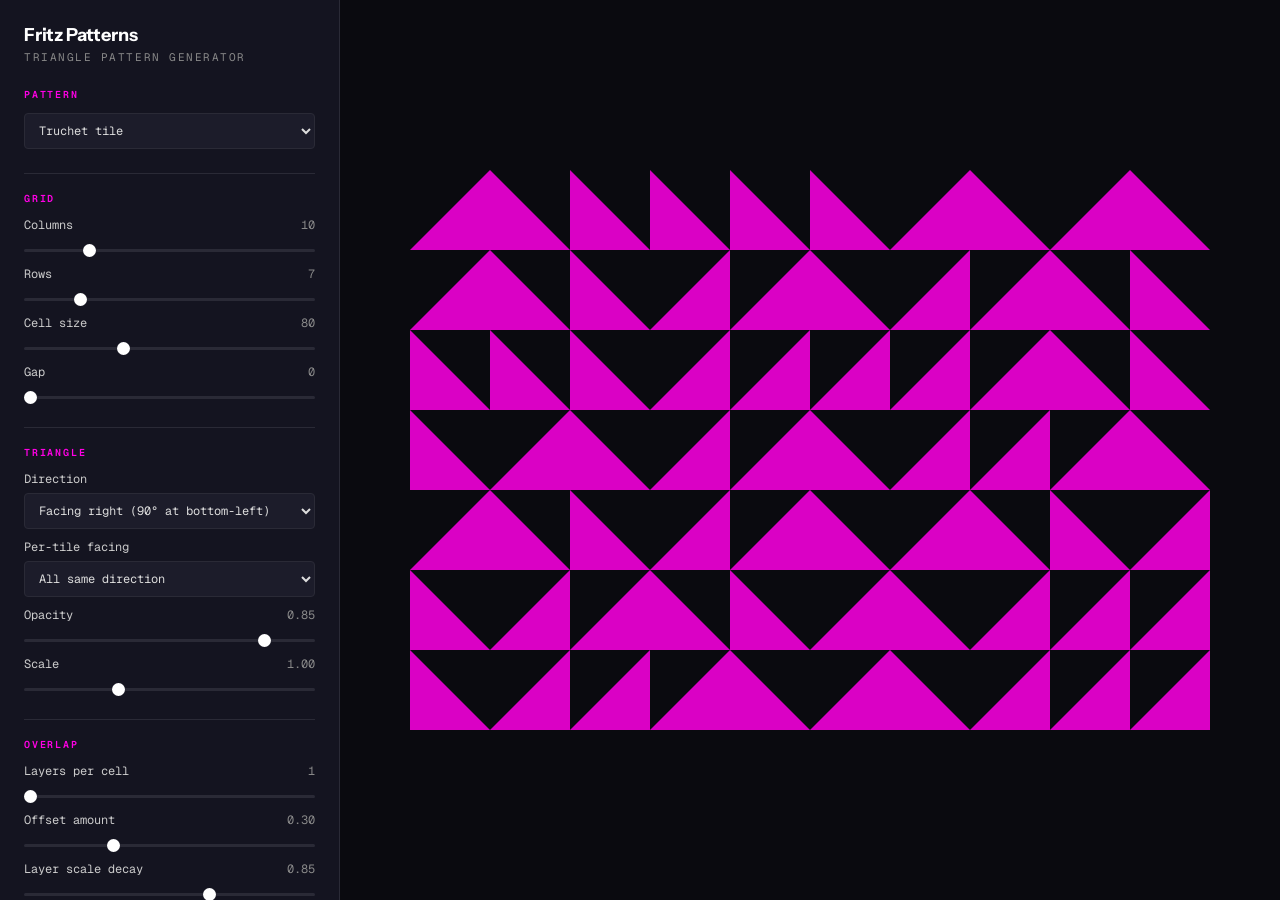
<file: generators/fritz-pattern-public.html>
<!DOCTYPE html>
<html lang="en">
<head>
<meta charset="UTF-8">
<meta name="viewport" content="width=device-width, initial-scale=1.0">
<title>Fritz Patterns — public generator</title>
<link href="https://fonts.googleapis.com/css2?family=Geist+Mono:wght@400;500;600&family=Instrument+Sans:wght@600;700&display=swap" rel="stylesheet">
<style>
  *{margin:0;padding:0;box-sizing:border-box}
  body{background:#0A0A0F;color:#e0e0e0;font-family:'Geist Mono',ui-monospace,monospace;display:flex;height:100vh;overflow:hidden}
  .side{width:340px;padding:24px 24px 32px;background:#141420;border-right:1px solid #2a2a36;overflow-y:auto;flex-shrink:0;font-size:13px}
  .wrap{flex:1;display:flex;align-items:center;justify-content:center;overflow:hidden}
  canvas{display:block}
  h1{font-size:18px;font-weight:700;margin-bottom:4px;color:#fff;font-family:'Instrument Sans',sans-serif;letter-spacing:-0.01em}
  .sub{font-size:11px;color:#888;margin-bottom:24px;letter-spacing:0.14em;text-transform:uppercase}
  .sec{margin-bottom:18px;padding-bottom:14px;border-bottom:1px solid #2a2a36}
  .sec:last-child{border-bottom:none;margin-bottom:0;padding-bottom:0}
  .sec h2{font-size:10px;text-transform:uppercase;letter-spacing:0.18em;color:#FF00E5;margin-bottom:12px;font-weight:600}
  label{display:flex;justify-content:space-between;font-size:12px;margin-bottom:6px;color:#ccc}
  label .v{color:#888;font-variant-numeric:tabular-nums}
  input[type="range"]{-webkit-appearance:none;width:100%;height:3px;background:#2a2a36;margin-bottom:14px;outline:none;border-radius:2px}
  input[type="range"]::-webkit-slider-thumb{-webkit-appearance:none;width:13px;height:13px;border-radius:50%;background:#fff;cursor:pointer}
  select{width:100%;padding:8px 10px;background:#1c1c2a;color:#ddd;border:1px solid #2a2a36;border-radius:4px;font-size:12px;margin-bottom:10px;font-family:inherit}
  button{width:100%;padding:11px;background:#2a2a36;color:#ccc;border:none;border-radius:4px;font-size:11px;cursor:pointer;margin-bottom:8px;font-family:inherit;letter-spacing:0.1em;text-transform:uppercase;font-weight:600;transition:background .15s,color .15s}
  button:hover{background:#3a3a4a;color:#fff}
  .btn-primary{background:#FF00E5;color:#0A0A0F}
  .btn-primary:hover{background:#fff;color:#0A0A0F}
  .footer-note{font-size:10px;color:#666;margin-top:14px;line-height:1.5;letter-spacing:0.02em}
  .footer-note a{color:#1A7AFF;text-decoration:none}
  .footer-note a:hover{color:#FF00E5}
</style>
</head>
<body>
<div class="side">
  <h1>Fritz Patterns</h1>
  <div class="sub">Triangle pattern generator</div>

  <div class="sec">
    <h2>Pattern</h2>
    <select id="mode">
      <optgroup label="Tiling">
        <option value="truchet">Truchet tile</option>
        <option value="pinwheel">Pinwheel</option>
        <option value="diamond">Diamond mirror</option>
        <option value="herringbone">Herringbone</option>
        <option value="quilt">Quilt block</option>
      </optgroup>
      <optgroup label="Overlap">
        <option value="ov-stack">Stack (diagonal offset)</option>
        <option value="ov-fan">Fan (shared origin)</option>
        <option value="ov-nest">Nest (concentric)</option>
        <option value="ov-mirror">Mirror pair</option>
        <option value="ov-cross">Cross (90° overlap)</option>
        <option value="ov-shingle">Shingle (roof tile)</option>
        <option value="ov-weave">Weave (interlocking)</option>
        <option value="ov-cascade">Cascade (waterfall)</option>
        <option value="ov-kaleidoscope">Kaleidoscope</option>
      </optgroup>
      <optgroup label="Free">
        <option value="scatter">Scatter</option>
        <option value="radial">Radial burst</option>
        <option value="wave">Wave field</option>
      </optgroup>
    </select>
  </div>

  <div class="sec">
    <h2>Grid</h2>
    <label>Columns <span class="v" id="v-cols">10</span></label>
    <input type="range" id="cols" min="2" max="40" step="1" value="10">
    <label>Rows <span class="v" id="v-rows">7</span></label>
    <input type="range" id="rows" min="2" max="30" step="1" value="7">
    <label>Cell size <span class="v" id="v-cell">80</span></label>
    <input type="range" id="cell" min="20" max="200" step="2" value="80">
    <label>Gap <span class="v" id="v-gap">0</span></label>
    <input type="range" id="gap" min="0" max="30" step="1" value="0">
  </div>

  <div class="sec">
    <h2>Triangle</h2>
    <label>Direction</label>
    <select id="facing">
      <option value="right">Facing right (90° at bottom-left)</option>
      <option value="left">Facing left (90° at bottom-right)</option>
    </select>
    <label>Per-tile facing</label>
    <select id="tile-facing">
      <option value="fixed">All same direction</option>
      <option value="alternate-col">Alternate by column</option>
      <option value="alternate-row">Alternate by row</option>
      <option value="alternate-both">Checkerboard flip</option>
      <option value="random">Random per tile</option>
    </select>
    <label>Opacity <span class="v" id="v-opacity">0.85</span></label>
    <input type="range" id="opacity" min="0.05" max="1" step="0.01" value="0.85">
    <label>Scale <span class="v" id="v-scale">1.00</span></label>
    <input type="range" id="scale" min="0.3" max="2.5" step="0.01" value="1">
  </div>

  <div class="sec">
    <h2>Overlap</h2>
    <label>Layers per cell <span class="v" id="v-layers">1</span></label>
    <input type="range" id="layers" min="1" max="8" step="1" value="1">
    <label>Offset amount <span class="v" id="v-ov-offset">0.30</span></label>
    <input type="range" id="ov-offset" min="0" max="1" step="0.01" value="0.3">
    <label>Layer scale decay <span class="v" id="v-ov-scale">0.85</span></label>
    <input type="range" id="ov-scale" min="0.4" max="1.1" step="0.01" value="0.85">
    <label>Layer opacity decay <span class="v" id="v-ov-alpha">0.70</span></label>
    <input type="range" id="ov-alpha" min="0.2" max="1" step="0.01" value="0.7">
    <label>Blend</label>
    <select id="blend">
      <option value="source-over">Normal</option>
      <option value="screen">Screen</option>
      <option value="multiply">Multiply</option>
      <option value="overlay">Overlay</option>
      <option value="difference">Difference</option>
      <option value="exclusion">Exclusion</option>
      <option value="hard-light">Hard Light</option>
    </select>
  </div>

  <div class="sec">
    <h2>Color</h2>
    <select id="pal">
      <optgroup label="Fritz channels">
        <option value="fritz">Fritz (all 3 channels)</option>
        <option value="flarepop-only">Flarepop only</option>
        <option value="coolsweep-only">Coolsweep only</option>
        <option value="wiretree-only">Wiretree only</option>
      </optgroup>
      <optgroup label="Fritz pairs">
        <option value="hotcatch">Hotcatch (Flarepop + Coolsweep)</option>
        <option value="suedejacket">Suedejacket (Flarepop + Wiretree)</option>
        <option value="deepfield">Deepfield (Coolsweep + Wiretree)</option>
      </optgroup>
      <optgroup label="Mono">
        <option value="mono-w">Mono white</option>
        <option value="mono-b">Mono black</option>
      </optgroup>
    </select>
    <label>Color mode</label>
    <select id="color-mode">
      <option value="per-layer">Per layer</option>
      <option value="random">Random per tile</option>
      <option value="row">Per row</option>
      <option value="col">Per column</option>
      <option value="diagonal">Diagonal</option>
      <option value="radial">Radial from center</option>
      <option value="checker">Checkerboard</option>
    </select>
  </div>

  <div class="sec">
    <h2>Background</h2>
    <select id="bg">
      <option value="#0A0A0F">Carbon (near black)</option>
      <option value="#000000">Pure black</option>
      <option value="#FFFFFF">Halo (white)</option>
      <option value="#F8F6F3">Warm white</option>
    </select>
  </div>

  <div class="sec">
    <button id="btn-seed">Regenerate</button>
    <button id="btn-png" class="btn-primary">Export PNG</button>
    <button id="btn-batch">Batch export (12 seeds)</button>
    <div id="batch-status" style="font-size:11px;color:#888;margin-top:8px;letter-spacing:0.04em;text-transform:none"></div>
    <p class="footer-note">Outputs PNG at canvas resolution. For motion or advanced glitch effects, use the internal generator.</p>
  </div>
</div>
<div class="wrap" id="wrap"><canvas id="c"></canvas></div>

<script>
const C = document.getElementById('c'), X = C.getContext('2d'), wrap = document.getElementById('wrap');
let W, H, seed = Math.random() * 1e4;

const PALS = {
  fritz: ['#FF00E5','#00D862','#1A7AFF'],
  'flarepop-only': ['#FF00E5'],
  'wiretree-only': ['#00D862'],
  'coolsweep-only': ['#1A7AFF'],
  hotcatch: ['#FF00E5','#1A7AFF'],
  suedejacket: ['#FF00E5','#00D862'],
  deepfield: ['#1A7AFF','#00D862'],
  'mono-w': ['#FFFFFF','#CCCCCC','#999999'],
  'mono-b': ['#333333','#555555','#777777'],
};

function ns(x, y, s) {
  const a = Math.sin(x * 12.9898 + y * 78.233 + s) * 43758.5453;
  return a - Math.floor(a);
}

function resize() {
  const r = devicePixelRatio || 1;
  W = wrap.clientWidth; H = wrap.clientHeight;
  C.style.width = W + 'px'; C.style.height = H + 'px';
  C.width = W * r; C.height = H * r;
  X.setTransform(r, 0, 0, r, 0, 0);
  render();
}
window.addEventListener('resize', resize);

function v(id) { return parseFloat(document.getElementById(id).value); }

function updateLabels() {
  document.querySelectorAll('input[type="range"]').forEach(el => {
    const l = document.getElementById('v-' + el.id);
    if (!l) return;
    const ints = ['cols','rows','cell','gap','layers'];
    l.textContent = ints.includes(el.id) ? parseInt(el.value) : parseFloat(el.value).toFixed(2);
  });
}

document.querySelectorAll('input[type="range"], select').forEach(el => {
  el.addEventListener('input', () => { updateLabels(); render(); });
});
document.getElementById('btn-seed').onclick = () => { seed = Math.random() * 1e4; render(); };

function triVerts(cellSize, dir) {
  const half = cellSize * 0.5;
  if (dir === 'right') {
    return [[-half, -half], [-half, half], [half, half]];
  } else {
    return [[half, -half], [half, half], [-half, half]];
  }
}

function getTileDir(baseDir, col, row, tileFacingMode) {
  const flip = d => d === 'right' ? 'left' : 'right';
  switch (tileFacingMode) {
    case 'fixed': return baseDir;
    case 'alternate-col': return col % 2 === 0 ? baseDir : flip(baseDir);
    case 'alternate-row': return row % 2 === 0 ? baseDir : flip(baseDir);
    case 'alternate-both': return (col + row) % 2 === 0 ? baseDir : flip(baseDir);
    case 'random': return ns(col, row, seed + 300) > 0.5 ? 'right' : 'left';
    default: return baseDir;
  }
}

function getPatternDir(mode, baseDir, col, row, cx, cy) {
  switch (mode) {
    case 'truchet': return ns(col, row, seed + 100) > 0.5 ? 'right' : 'left';
    case 'pinwheel': return (col + row) % 2 === 0 ? 'right' : 'left';
    case 'diamond': return (col % 2 === row % 2) ? 'right' : 'left';
    case 'herringbone': return row % 2 === 0 ? (col % 2 === 0 ? 'right' : 'left') : (col % 2 === 0 ? 'left' : 'right');
    case 'quilt': { const q = (Math.floor(col/2) + Math.floor(row/2)) % 2; return q === 0 ? 'right' : 'left'; }
    case 'scatter': return ns(col, row, seed + 150) > 0.5 ? 'right' : 'left';
    case 'radial': { const dx = cx - W/2, dy = cy - H/2; return Math.atan2(dy, dx) > 0 ? 'right' : 'left'; }
    case 'wave': return Math.sin(col * 0.6 + row * 0.4) > 0 ? 'right' : 'left';
    default: return null;
  }
}

function drawTriAt(cx, cy, verts, color, alpha, blendMode, scaleF) {
  X.save();
  X.translate(cx, cy);
  if (scaleF && scaleF !== 1) X.scale(scaleF, scaleF);
  X.globalAlpha = alpha;
  X.globalCompositeOperation = blendMode || 'source-over';
  X.beginPath();
  X.moveTo(verts[0][0], verts[0][1]);
  X.lineTo(verts[1][0], verts[1][1]);
  X.lineTo(verts[2][0], verts[2][1]);
  X.closePath();
  X.fillStyle = color;
  X.fill();
  X.restore();
}

function getColor(pal, col, row, cols, rows, mode, layerIdx) {
  const colors = PALS[pal] || PALS.fritz;
  let idx = 0;
  switch (mode) {
    case 'random': idx = Math.floor(ns(col, row, seed) * colors.length); break;
    case 'per-layer': idx = layerIdx % colors.length; break;
    case 'row': idx = row % colors.length; break;
    case 'col': idx = col % colors.length; break;
    case 'diagonal': idx = (col + row) % colors.length; break;
    case 'radial': {
      const dx = col - cols/2, dy = row - rows/2;
      idx = Math.floor(Math.sqrt(dx*dx + dy*dy)) % colors.length;
      break;
    }
    case 'checker': idx = (col + row) % 2 === 0 ? 0 : (colors.length > 1 ? 1 : 0); break;
  }
  return colors[Math.abs(idx) % colors.length];
}

function render() {
  const bg = document.getElementById('bg').value;
  const mode = document.getElementById('mode').value;
  const cols = Math.round(v('cols'));
  const rows = Math.round(v('rows'));
  const cell = v('cell');
  const gap = v('gap');
  const opacity = v('opacity');
  const scale = v('scale');
  const pal = document.getElementById('pal').value;
  const colorMode = document.getElementById('color-mode').value;
  const numLayers = Math.round(v('layers'));
  const ovOffset = v('ov-offset');
  const ovScale = v('ov-scale');
  const ovAlpha = v('ov-alpha');
  const blend = document.getElementById('blend').value;
  const baseDir = document.getElementById('facing').value;
  const tileFacingMode = document.getElementById('tile-facing').value;

  wrap.style.background = bg;
  X.fillStyle = bg;
  X.fillRect(0, 0, W, H);

  const totalW = cols * (cell + gap);
  const totalH = rows * (cell + gap);
  const offX = (W - totalW) / 2 + cell / 2;
  const offY = (H - totalH) / 2 + cell / 2;

  for (let r = 0; r < rows; r++) {
    for (let c = 0; c < cols; c++) {
      const cx = offX + c * (cell + gap);
      const cy = offY + r * (cell + gap);

      let dir = getPatternDir(mode, baseDir, c, r, cx, cy);
      if (dir === null) dir = getTileDir(baseDir, c, r, tileFacingMode);

      const verts = triVerts(cell, dir);
      const isOverlap = mode.startsWith('ov-');
      const effectiveLayers = isOverlap ? Math.max(numLayers, 2) : numLayers;

      for (let li = 0; li < effectiveLayers; li++) {
        let lCx = cx, lCy = cy;
        let lScale = scale;
        let lAlpha = opacity;
        let lBlend = li === 0 ? 'source-over' : blend;
        let lDir = dir;
        let lVerts = verts;

        if (li > 0) {
          lAlpha *= Math.pow(ovAlpha, li);
          const off = cell * ovOffset;

          switch (mode) {
            case 'ov-stack':
              lCx += li * off * 0.35;
              lCy += li * off * 0.2;
              lScale *= Math.pow(ovScale, li);
              break;
            case 'ov-fan':
              lDir = li % 2 === 0 ? 'right' : 'left';
              lVerts = triVerts(cell, lDir);
              lScale *= Math.pow(ovScale, li * 0.5);
              break;
            case 'ov-nest':
              lScale *= Math.pow(ovScale, li);
              break;
            case 'ov-mirror':
              lDir = dir === 'right' ? 'left' : 'right';
              lVerts = triVerts(cell, lDir);
              break;
            case 'ov-cross':
              lDir = li % 2 === 0 ? dir : (dir === 'right' ? 'left' : 'right');
              lVerts = triVerts(cell, lDir);
              lScale *= Math.pow(ovScale, li * 0.3);
              break;
            case 'ov-shingle':
              lCy += li * off * 0.5;
              lCx += (li % 2 === 1 ? 1 : -1) * off * 0.15;
              lScale *= Math.pow(ovScale, li * 0.6);
              break;
            case 'ov-weave':
              lCx += (li % 2 === 0 ? 1 : -1) * off * 0.4;
              lDir = li % 2 === 0 ? dir : (dir === 'right' ? 'left' : 'right');
              lVerts = triVerts(cell, lDir);
              lScale *= Math.pow(ovScale, li * 0.4);
              break;
            case 'ov-cascade':
              lCx += li * off * 0.25;
              lCy += li * off * 0.4;
              lScale *= Math.pow(ovScale, li * 0.5);
              break;
            case 'ov-kaleidoscope':
              lDir = li % 2 === 0 ? 'right' : 'left';
              lVerts = triVerts(cell, lDir);
              lScale *= Math.pow(ovScale, Math.floor(li / 2) * 0.5);
              break;
            default:
              lCx += li * off * 0.2;
              lCy += li * off * 0.1;
              lScale *= Math.pow(ovScale, li);
              break;
          }
        }

        const color = getColor(pal, c, r, cols, rows, colorMode, li);
        drawTriAt(lCx, lCy, li > 0 ? lVerts : verts, color, lAlpha, lBlend, lScale);
      }
    }
  }
}

// Export PNG
document.getElementById('btn-png').onclick = () => {
  const l = document.createElement('a');
  l.download = 'fritz-pattern-' + document.getElementById('mode').value + '-' + Date.now() + '.png';
  l.href = C.toDataURL('image/png');
  l.click();
};

// Batch export
document.getElementById('btn-batch').onclick = async () => {
  const status = document.getElementById('batch-status');
  const count = 12;
  const origSeed = seed;
  const mode = document.getElementById('mode').value;
  for (let i = 0; i < count; i++) {
    seed = Math.random() * 1e4;
    render();
    const blob = await new Promise(r => C.toBlob(r, 'image/png'));
    const url = URL.createObjectURL(blob);
    const a = document.createElement('a');
    a.href = url;
    a.download = 'fritz-pattern-' + mode + '-' + String(i + 1).padStart(2, '0') + '.png';
    a.click();
    URL.revokeObjectURL(url);
    status.textContent = (i + 1) + ' / ' + count + ' exported…';
    await new Promise(r => setTimeout(r, 80));
  }
  seed = origSeed;
  status.textContent = 'Done — ' + count + ' PNGs exported.';
};

updateLabels();
resize();
</script>
</body>
</html>
</file>
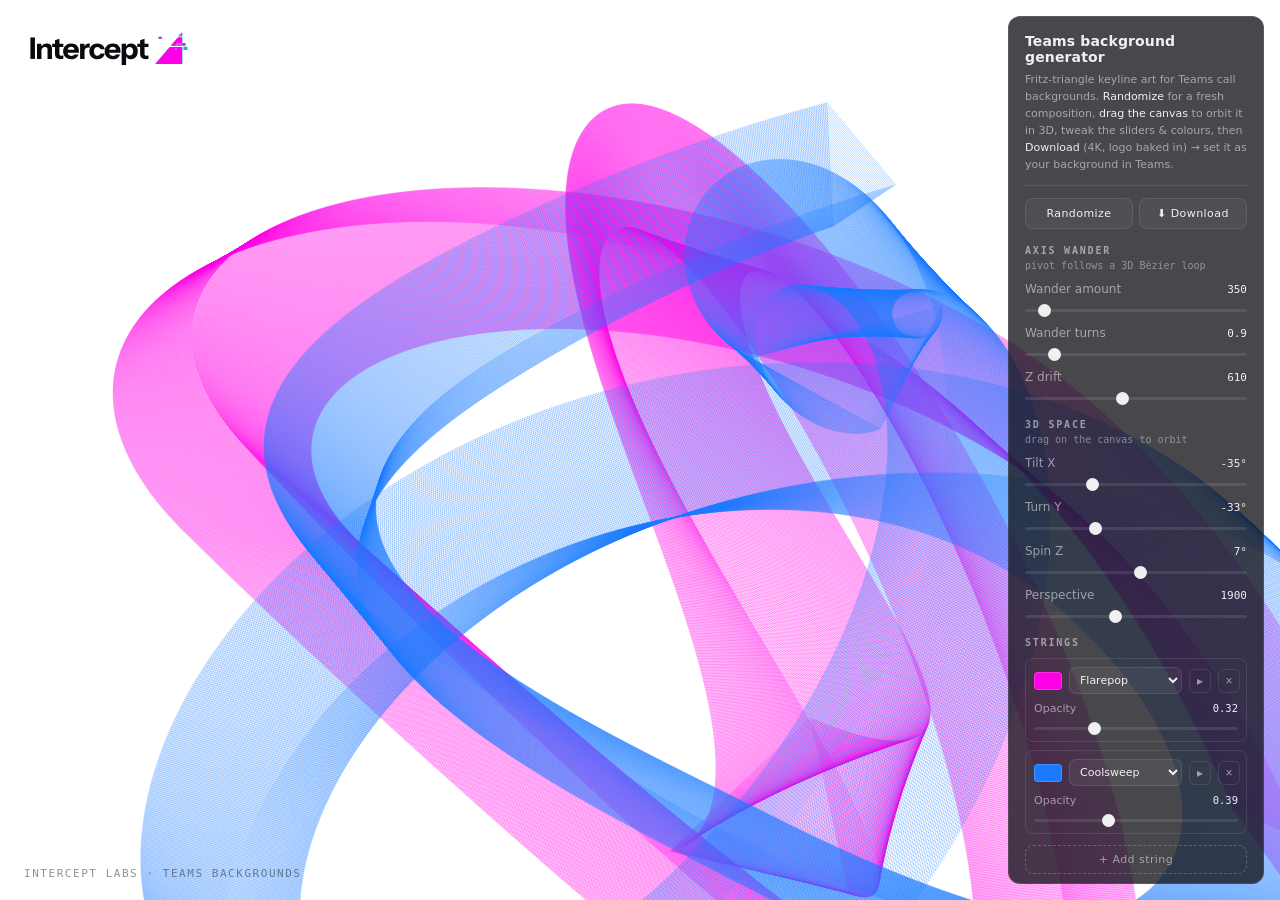
<file: generators/teams-loop-public.html>
<!DOCTYPE html>
<html lang="en">
<head>
<meta charset="UTF-8" />
<meta name="viewport" content="width=device-width, initial-scale=1.0" />
<title>Teams Background Generator · Intercept Labs</title>
<style>
  :root{
    --ink: rgba(255,255,255,.92);
    --ink-dim: rgba(255,255,255,.52);
    --hair: rgba(255,255,255,.10);
    --panel: rgba(20,20,26,.78);
  }
  *{box-sizing:border-box;margin:0;padding:0;}
  html,body{height:100%;}
  body{background:#ffffff;color:var(--ink);font-family:'Inter',system-ui,-apple-system,sans-serif;overflow:hidden;}
  #stage{position:fixed;inset:0;display:block;}
  /* canonical Fritz lockup, top-left, on Halo (white) → Carbon wordmark variant */
  .brand{position:fixed;top:28px;left:28px;z-index:5;pointer-events:none;user-select:none;}
  .brand svg{display:block;height:37.5px;width:auto;aspect-ratio:324.005 / 76.2147;overflow:visible;shape-rendering:geometricPrecision;}
  .tag{position:fixed;left:24px;bottom:20px;font-size:11px;letter-spacing:.14em;text-transform:uppercase;color:rgba(10,10,15,.45);user-select:none;pointer-events:none;font-family:'Geist Mono',ui-monospace,monospace;}
  .panel{position:fixed;top:16px;right:16px;width:256px;max-height:calc(100vh - 32px);overflow-y:auto;background:var(--panel);border:1px solid var(--hair);border-radius:12px;padding:16px 16px 14px;font-size:12px;}
  .panel::-webkit-scrollbar{width:8px;}
  .panel::-webkit-scrollbar-thumb{background:rgba(255,255,255,.14);border-radius:9999px;}
  .phead{border-bottom:1px solid var(--hair);padding-bottom:12px;margin-bottom:4px;}
  .ptitle{font-size:14px;font-weight:600;color:var(--ink);letter-spacing:.01em;margin-bottom:6px;}
  .pinfo{font-size:11px;line-height:1.55;color:var(--ink-dim);}
  .pinfo b{color:var(--ink);font-weight:500;}
  .sec{font-size:10px;letter-spacing:.18em;text-transform:uppercase;color:var(--ink-dim);font-weight:600;margin:16px 0 10px;font-family:'Geist Mono',ui-monospace,monospace;}
  .sec:first-of-type{margin-top:2px;}
  .row{margin-bottom:11px;}
  .row label{display:flex;justify-content:space-between;align-items:baseline;margin-bottom:5px;color:var(--ink-dim);}
  .row label b{color:var(--ink);font-weight:500;font-family:'Geist Mono',ui-monospace,monospace;font-size:11px;}
  .note{font-size:10px;color:var(--ink-dim);margin:-6px 0 11px;font-family:'Geist Mono',ui-monospace,monospace;opacity:.8;}
  input[type=range]{width:100%;height:3px;-webkit-appearance:none;appearance:none;background:var(--hair);border-radius:9999px;outline:none;}
  input[type=range]::-webkit-slider-thumb{-webkit-appearance:none;width:13px;height:13px;border-radius:50%;background:var(--ink);cursor:pointer;}
  input[type=range]::-moz-range-thumb{width:13px;height:13px;border:none;border-radius:50%;background:var(--ink);cursor:pointer;}
  .seg{display:flex;gap:6px;margin-bottom:11px;}
  .seg button{flex:1;padding:6px 0;font-size:11px;border:1px solid var(--hair);background:transparent;color:var(--ink-dim);border-radius:8px;cursor:pointer;font-family:inherit;transition:.12s;}
  .seg button.on{color:var(--ink);border-color:rgba(255,255,255,.35);background:rgba(255,255,255,.06);}
  .seg button:hover{color:var(--ink);}
  .string{border:1px solid var(--hair);border-radius:8px;padding:8px;margin-bottom:8px;}
  .string-head{display:flex;align-items:center;gap:7px;}
  .sw{width:28px;height:18px;border-radius:4px;flex:0 0 auto;border:1px solid rgba(255,255,255,.18);}
  .string-head select{flex:1;background:rgba(255,255,255,.05);color:var(--ink);border:1px solid var(--hair);border-radius:7px;padding:5px 6px;font-family:inherit;font-size:11px;outline:none;}
  .string .rm{flex:0 0 auto;width:22px;height:24px;border:1px solid var(--hair);background:transparent;color:var(--ink-dim);border-radius:6px;cursor:pointer;font-size:12px;line-height:1;}
  .string .rm:hover{color:var(--ink);}
  .srow{margin-top:8px;}
  .srow label{display:flex;justify-content:space-between;align-items:baseline;margin-bottom:4px;color:var(--ink-dim);font-size:11px;}
  .srow label b{color:var(--ink);font-weight:500;font-family:'Geist Mono',ui-monospace,monospace;font-size:10.5px;}
  .add{width:100%;padding:7px 0;font-size:11px;border:1px dashed rgba(255,255,255,.22);background:transparent;color:var(--ink-dim);border-radius:8px;cursor:pointer;font-family:inherit;margin-top:3px;letter-spacing:.04em;}
  .add:hover{color:var(--ink);border-color:rgba(255,255,255,.4);}
  .acts{display:grid;grid-template-columns:1fr 1fr;gap:6px;margin-top:14px;}
  .acts button{padding:8px 0;font-size:11px;border:1px solid var(--hair);background:rgba(255,255,255,.04);color:var(--ink);border-radius:8px;cursor:pointer;font-family:inherit;letter-spacing:.04em;transition:.12s;}
  .acts button:hover{background:rgba(255,255,255,.10);}
  .acts button.wide{grid-column:1 / -1;}
</style>
</head>
<body>
  <canvas id="stage"></canvas>

  <!-- Canonical Intercept lockup (baseline, Flarepop mark + Carbon wordmark on Halo). Inlined symbol+use per Fritz rules. -->
  <svg width="0" height="0" aria-hidden="true" style="position:absolute" focusable="false">
    <symbol id="intercept-lockup" viewBox="0 -9 324.005 76.2147" overflow="visible">
      <g transform="translate(0, -8.78)">
        <path d="M297.818 26.7875L302.654 21.1099H320.22V26.7875H297.818Z" fill="#8846C9"/>
        <path d="M305.145 7.49026L309.399 2.50825H311.162V7.49026H305.145Z" fill="#1DABC1"/>
        <path d="M272.002 8.52534H265.143V12.8442H272.002V8.52534Z" fill="#8846C9"/>
        <path d="M324.005 29.0518H315.901V35.2955H324.005V29.0518Z" fill="#1DABC1"/>
        <path opacity="0.7"  d="M312.062 29.1486V63.5754H258.144L287.407 29.1486H312.062ZM312.062 26.7228H289.469L303.768 9.90058H312.062V26.7228ZM312.062 7.47382H305.83L312.062 0.14179V7.47382Z" fill="#A855F7"/>
        <path opacity="0.42" d="M313.421 29.1485V63.4336H259.503L288.646 29.1485H313.421ZM313.421 26.7227H290.707L305.006 9.90044H313.421V26.7227ZM313.421 7.47368H307.069L313.421 4.57764e-05V7.47368Z" fill="#6366F1"/>
        <path opacity="0.7"  d="M314.102 29.1493V63.9999H260.183L289.806 29.1493H314.102ZM314.102 26.7225H291.869L306.168 9.90025H314.102V26.7225ZM314.102 7.47349H308.23L314.102 0.566262V7.47349Z" fill="#22D3EE"/>
        <path d="M313.195 29.2138V63.8583H259.277L288.724 29.2138H313.195ZM313.195 26.787H290.787L305.126 9.91692H313.195V26.787ZM313.195 7.49016H307.189L313.195 0.424735V7.49016Z" fill="#FF00E5"/>
        <path d="M303.01 32.5619H299.063V35.3926H303.01V32.5619Z" fill="#5154C4"/>
        <path d="M313.2 26.7875H297.818L302.654 21.1099H313.2V26.7875Z"   fill="#FF44F9"/>
        <path d="M307.183 7.49016L311.162 2.81548V7.49016H307.183Z"        fill="#FFA9F8"/>
        <path d="M299.063 32.5619H303.01V35.3926H299.063V32.5619Z"          fill="#FF52F9"/>
      </g>
      <g transform="translate(0, -10)" fill="#0a0a0f">
        <path d="M4.85695 54.8039V11.2147H14.1252V54.8039H4.85695Z"/>
        <path d="M18.3324 54.8039V23.9282H27.1794V31.1931H27.36V54.8039H18.3324ZM39.6976 54.8039V35.6731C39.6976 33.9779 39.2563 32.7066 38.3736 31.859C37.531 31.0115 36.2872 30.5877 34.6422 30.5877C33.2379 30.5877 31.9741 30.9106 30.8506 31.5563C29.7673 32.2021 28.9047 33.09 28.2627 34.2201C27.6609 35.3502 27.36 36.6821 27.36 38.2158L26.5776 30.7693C27.5807 28.5091 29.0451 26.7131 30.971 25.3812C32.937 24.0089 35.3443 23.3228 38.193 23.3228C41.6034 23.3228 44.2114 24.2915 46.0169 26.2288C47.8224 28.1257 48.7252 30.6886 48.7252 33.9174V54.8039H39.6976Z"/>
        <path d="M66.4586 55.4698C62.5266 55.4698 59.5977 54.5214 57.6718 52.6244C55.7861 50.6871 54.8432 47.761 54.8432 43.8461V17.0266L63.8707 13.6363V44.1488C63.8707 45.521 64.2519 46.5502 65.0142 47.2363C65.7766 47.9224 66.9602 48.2655 68.5651 48.2655C69.1669 48.2655 69.7286 48.205 70.2502 48.0839C70.7718 47.9628 71.2934 47.8215 71.815 47.6601V54.5617C71.2934 54.8442 70.5511 55.0662 69.5882 55.2277C68.6654 55.3891 67.6222 55.4698 66.4586 55.4698ZM49.1258 30.8298V23.9282H71.815V30.8298H49.1258Z"/>
        <path d="M88.2042 55.4093C84.7938 55.4093 81.8247 54.7434 79.297 53.4115C76.7693 52.0392 74.8033 50.1423 73.399 47.7206C72.0349 45.299 71.3528 42.5142 71.3528 39.3661C71.3528 36.1776 72.0349 33.3927 73.399 31.0115C74.8033 28.5898 76.7493 26.7131 79.2368 25.3812C81.7244 24.0089 84.6132 23.3228 87.9033 23.3228C91.073 23.3228 93.8213 23.9686 96.1484 25.2601C98.4755 26.5516 100.281 28.3477 101.565 30.6482C102.849 32.9488 103.491 35.6529 103.491 38.7606C103.491 39.4064 103.471 40.0118 103.431 40.5769C103.391 41.1015 103.33 41.606 103.25 42.0904H76.6489V36.0969H95.9679L94.4031 37.1866C94.4031 34.6843 93.8013 32.8479 92.5976 31.6774C91.434 30.4666 89.8292 29.8612 87.7829 29.8612C85.4157 29.8612 83.5701 30.6684 82.246 32.2828C80.9621 33.8972 80.3201 36.3188 80.3201 39.5477C80.3201 42.6958 80.9621 45.0367 82.246 46.5704C83.5701 48.1041 85.5361 48.8709 88.144 48.8709C89.5884 48.8709 90.8322 48.6288 91.8754 48.1444C92.9186 47.6601 93.701 46.8731 94.2226 45.7834H102.708C101.705 48.77 99.9801 51.1311 97.5327 52.8666C95.1253 54.5617 92.0158 55.4093 88.2042 55.4093Z"/>
        <path d="M105.911 54.8039V23.9282H114.758V31.1931H114.939V54.8039H105.911ZM114.939 38.7001L114.156 31.3747C114.879 28.7513 116.062 26.7534 117.707 25.3812C119.352 24.0089 121.399 23.3228 123.846 23.3228C124.608 23.3228 125.17 23.4035 125.531 23.565V32.0406C125.331 31.9599 125.05 31.9196 124.689 31.9196C124.328 31.8792 123.886 31.859 123.365 31.859C120.476 31.859 118.349 32.3837 116.985 33.4331C115.621 34.4421 114.939 36.1978 114.939 38.7001Z"/>
        <path d="M140.916 55.4093C137.706 55.4093 134.877 54.7232 132.43 53.3509C129.982 51.9787 128.056 50.0817 126.652 47.6601C125.288 45.2385 124.606 42.4738 124.606 39.3661C124.606 36.2583 125.288 33.4936 126.652 31.072C128.056 28.6504 129.982 26.7534 132.43 25.3812C134.877 24.0089 137.706 23.3228 140.916 23.3228C143.604 23.3228 146.011 23.8273 148.138 24.8363C150.304 25.805 152.07 27.157 153.434 28.8925C154.838 30.628 155.741 32.6662 156.142 35.0071H147.415C146.974 33.5138 146.172 32.3837 145.008 31.6169C143.885 30.85 142.561 30.4666 141.036 30.4666C139.592 30.4666 138.328 30.8298 137.244 31.5563C136.201 32.2828 135.399 33.312 134.837 34.6439C134.275 35.9758 133.995 37.5498 133.995 39.3661C133.995 41.1823 134.275 42.7563 134.837 44.0882C135.399 45.4201 136.201 46.4493 137.244 47.1758C138.328 47.9023 139.592 48.2655 141.036 48.2655C142.561 48.2655 143.885 47.8821 145.008 47.1152C146.172 46.3484 146.974 45.2183 147.415 43.725H156.142C155.741 46.0659 154.838 48.1041 153.434 49.8396C152.07 51.5751 150.304 52.9473 148.138 53.9563C146.011 54.925 143.604 55.4093 140.916 55.4093Z"/>
        <path d="M172.668 55.4093C169.258 55.4093 166.289 54.7434 163.761 53.4115C161.233 52.0392 159.267 50.1423 157.863 47.7206C156.499 45.299 155.817 42.5142 155.817 39.3661C155.817 36.1776 156.499 33.3927 157.863 31.0115C159.267 28.5898 161.213 26.7131 163.701 25.3812C166.188 24.0089 169.077 23.3228 172.367 23.3228C175.537 23.3228 178.285 23.9686 180.612 25.2601C182.939 26.5516 184.745 28.3477 186.029 30.6482C187.313 32.9488 187.955 35.6529 187.955 38.7606C187.955 39.4064 187.935 40.0118 187.895 40.5769C187.854 41.1015 187.794 41.606 187.714 42.0904H161.113V36.0969H180.432L178.867 37.1866C178.867 34.6843 178.265 32.8479 177.062 31.6774C175.898 30.4666 174.293 29.8612 172.247 29.8612C169.88 29.8612 168.034 30.6684 166.71 32.2828C165.426 33.8972 164.784 36.3188 164.784 39.5477C164.784 42.6958 165.426 45.0367 166.71 46.5704C168.034 48.1041 170 48.8709 172.608 48.8709C174.052 48.8709 175.296 48.6288 176.339 48.1444C177.383 47.6601 178.165 46.8731 178.687 45.7834H187.172C186.169 48.77 184.444 51.1311 181.997 52.8666C179.589 54.5617 176.48 55.4093 172.668 55.4093Z"/>
        <path d="M209.092 55.4093C206.163 55.4093 203.816 54.7232 202.051 53.3509C200.286 51.9787 199.242 50.1019 198.921 47.7206L199.403 47.6601V67.2147H190.375V23.9282H199.222V30.7693L198.681 30.6482C199.122 28.388 200.326 26.6122 202.292 25.3206C204.258 23.9888 206.685 23.3228 209.574 23.3228C212.342 23.3228 214.73 23.9888 216.736 25.3206C218.782 26.6122 220.347 28.4486 221.43 30.8298C222.553 33.2111 223.115 36.0161 223.115 39.245C223.115 42.5142 222.533 45.3596 221.37 47.7812C220.206 50.2028 218.581 52.0796 216.495 53.4115C214.409 54.7434 211.941 55.4093 209.092 55.4093ZM206.565 48.1444C208.691 48.1444 210.416 47.3776 211.74 45.8439C213.064 44.3102 213.727 42.1307 213.727 39.3055C213.727 36.4803 213.044 34.321 211.68 32.8277C210.356 31.3343 208.611 30.5877 206.444 30.5877C204.358 30.5877 202.633 31.3545 201.269 32.8882C199.944 34.3815 199.282 36.5408 199.282 39.3661C199.282 42.1913 199.944 44.3707 201.269 45.9044C202.633 47.3978 204.398 48.1444 206.565 48.1444Z"/>
        <path d="M239.501 55.4698C235.569 55.4698 232.64 54.5214 230.714 52.6244C228.828 50.6871 227.885 47.761 227.885 43.8461V17.0266L236.913 13.6363V44.1488C236.913 45.521 237.294 46.5502 238.056 47.2363C238.819 47.9224 240.002 48.2655 241.607 48.2655C242.209 48.2655 242.771 48.205 243.292 48.0839C243.814 47.9628 244.335 47.8215 244.857 47.6601V54.5617C244.335 54.8442 243.593 55.0662 242.63 55.2277C241.707 55.3891 240.664 55.4698 239.501 55.4698ZM222.168 30.8298V23.9282H244.857V30.8298H222.168Z"/>
      </g>
    </symbol>
  </svg>
  <div class="brand"><svg viewBox="0 -9 324.005 76.2147" role="img" aria-label="Intercept"><use href="#intercept-lockup"/></svg></div>

  <div class="tag">Intercept Labs · Teams backgrounds</div>

  <div class="panel">
    <div class="phead">
      <div class="ptitle">Teams background generator</div>
      <div class="pinfo">Fritz-triangle keyline art for Teams call backgrounds. <b>Randomize</b> for a fresh composition, <b>drag the canvas</b> to orbit it in 3D, tweak the sliders &amp; colours, then <b>Download</b> (4K, logo baked in) → set it as your background in Teams.</div>
    </div>
    <div class="acts" style="margin:12px 0 4px">
      <button id="rand">Randomize</button>
      <button id="teams">⬇ Download</button>
    </div>
    <div class="sec">Axis wander</div>
    <div class="note">pivot follows a 3D Bézier loop</div>
    <div class="row"><label>Wander amount <b id="vWan">340</b></label><input type="range" id="wan" min="340" max="500" step="5" value="340"></div>
    <div class="row"><label>Wander turns <b id="vWt">2.3</b></label><input type="range" id="wt" min="0.4" max="5" step="0.1" value="2.3"></div>
    <div class="row"><label>Z drift <b id="vDepth">0</b></label><input type="range" id="depth" min="0" max="1400" step="10" value="0"></div>

    <div class="sec">3D space</div>
    <div class="note">drag on the canvas to orbit</div>
    <div class="row"><label>Tilt X <b id="vRx">0°</b></label><input type="range" id="rx" min="-85" max="85" step="1" value="0"></div>
    <div class="row"><label>Turn Y <b id="vRy">0°</b></label><input type="range" id="ry" min="-85" max="85" step="1" value="0"></div>
    <div class="row"><label>Spin Z <b id="vRz">0°</b></label><input type="range" id="rz" min="-180" max="180" step="1" value="0"></div>
    <div class="row"><label>Perspective <b id="vFocal">1500</b></label><input type="range" id="focal" min="500" max="4000" step="50" value="1500"></div>

    <div class="sec">Strings</div>
    <div id="strings"></div>
    <button class="add" id="add">+ Add string</button>
    <div class="row" style="margin-top:11px"><label>String spread <b id="vSpread">1.6</b></label><input type="range" id="spread" min="0" max="6.28" step="0.05" value="1.6"></div>

    <div class="acts" style="margin-top:14px">
      <button id="lean" class="wide">Flip lean</button>
    </div>

    <div class="sec">Video loop</div>
    <div class="note">seamless wander on X/Y/Z of the locked pattern</div>
    <div class="row"><label>Loop length <b id="vLen">18s</b></label><input type="range" id="vlen" min="8" max="30" step="1" value="18"></div>
    <div class="row"><label>Motion <b id="vMot">1.0</b></label><input type="range" id="vmot" min="0" max="1.6" step="0.05" value="1"></div>
    <div class="acts" style="margin-top:4px">
      <button id="vprev">▶ Preview</button>
      <button id="vrec">● Make video</button>
    </div>
    <div class="note" id="vstat" style="margin-top:6px"></div>

    <div class="sec">Locked</div>
    <div class="note" style="margin:0;line-height:1.7">Iterations 3040 · Gap 1.6px<br>Size 224→129 · Export 4K</div>
  </div>

<script>
/* mp4-muxer 5.2.2 (vendored, inlined) — github.com/Vanilagy/mp4-muxer */
"use strict";
var Mp4Muxer = (() => {
  var __defProp = Object.defineProperty;
  var __getOwnPropDesc = Object.getOwnPropertyDescriptor;
  var __getOwnPropNames = Object.getOwnPropertyNames;
  var __hasOwnProp = Object.prototype.hasOwnProperty;
  var __export = (target, all) => {
    for (var name in all)
      __defProp(target, name, { get: all[name], enumerable: true });
  };
  var __copyProps = (to, from, except, desc) => {
    if (from && typeof from === "object" || typeof from === "function") {
      for (let key of __getOwnPropNames(from))
        if (!__hasOwnProp.call(to, key) && key !== except)
          __defProp(to, key, { get: () => from[key], enumerable: !(desc = __getOwnPropDesc(from, key)) || desc.enumerable });
    }
    return to;
  };
  var __toCommonJS = (mod) => __copyProps(__defProp({}, "__esModule", { value: true }), mod);
  var __accessCheck = (obj, member, msg) => {
    if (!member.has(obj))
      throw TypeError("Cannot " + msg);
  };
  var __privateGet = (obj, member, getter) => {
    __accessCheck(obj, member, "read from private field");
    return getter ? getter.call(obj) : member.get(obj);
  };
  var __privateAdd = (obj, member, value) => {
    if (member.has(obj))
      throw TypeError("Cannot add the same private member more than once");
    member instanceof WeakSet ? member.add(obj) : member.set(obj, value);
  };
  var __privateSet = (obj, member, value, setter) => {
    __accessCheck(obj, member, "write to private field");
    setter ? setter.call(obj, value) : member.set(obj, value);
    return value;
  };
  var __privateWrapper = (obj, member, setter, getter) => ({
    set _(value) {
      __privateSet(obj, member, value, setter);
    },
    get _() {
      return __privateGet(obj, member, getter);
    }
  });
  var __privateMethod = (obj, member, method) => {
    __accessCheck(obj, member, "access private method");
    return method;
  };

  // src/index.ts
  var src_exports = {};
  __export(src_exports, {
    ArrayBufferTarget: () => ArrayBufferTarget,
    FileSystemWritableFileStreamTarget: () => FileSystemWritableFileStreamTarget,
    Muxer: () => Muxer,
    StreamTarget: () => StreamTarget
  });

  // src/misc.ts
  var bytes = new Uint8Array(8);
  var view = new DataView(bytes.buffer);
  var u8 = (value) => {
    return [(value % 256 + 256) % 256];
  };
  var u16 = (value) => {
    view.setUint16(0, value, false);
    return [bytes[0], bytes[1]];
  };
  var i16 = (value) => {
    view.setInt16(0, value, false);
    return [bytes[0], bytes[1]];
  };
  var u24 = (value) => {
    view.setUint32(0, value, false);
    return [bytes[1], bytes[2], bytes[3]];
  };
  var u32 = (value) => {
    view.setUint32(0, value, false);
    return [bytes[0], bytes[1], bytes[2], bytes[3]];
  };
  var i32 = (value) => {
    view.setInt32(0, value, false);
    return [bytes[0], bytes[1], bytes[2], bytes[3]];
  };
  var u64 = (value) => {
    view.setUint32(0, Math.floor(value / 2 ** 32), false);
    view.setUint32(4, value, false);
    return [bytes[0], bytes[1], bytes[2], bytes[3], bytes[4], bytes[5], bytes[6], bytes[7]];
  };
  var fixed_8_8 = (value) => {
    view.setInt16(0, 2 ** 8 * value, false);
    return [bytes[0], bytes[1]];
  };
  var fixed_16_16 = (value) => {
    view.setInt32(0, 2 ** 16 * value, false);
    return [bytes[0], bytes[1], bytes[2], bytes[3]];
  };
  var fixed_2_30 = (value) => {
    view.setInt32(0, 2 ** 30 * value, false);
    return [bytes[0], bytes[1], bytes[2], bytes[3]];
  };
  var ascii = (text, nullTerminated = false) => {
    let bytes2 = Array(text.length).fill(null).map((_, i) => text.charCodeAt(i));
    if (nullTerminated)
      bytes2.push(0);
    return bytes2;
  };
  var last = (arr) => {
    return arr && arr[arr.length - 1];
  };
  var lastPresentedSample = (samples) => {
    let result = void 0;
    for (let sample of samples) {
      if (!result || sample.presentationTimestamp > result.presentationTimestamp) {
        result = sample;
      }
    }
    return result;
  };
  var intoTimescale = (timeInSeconds, timescale, round = true) => {
    let value = timeInSeconds * timescale;
    return round ? Math.round(value) : value;
  };
  var rotationMatrix = (rotationInDegrees) => {
    let theta = rotationInDegrees * (Math.PI / 180);
    let cosTheta = Math.cos(theta);
    let sinTheta = Math.sin(theta);
    return [
      cosTheta,
      sinTheta,
      0,
      -sinTheta,
      cosTheta,
      0,
      0,
      0,
      1
    ];
  };
  var IDENTITY_MATRIX = rotationMatrix(0);
  var matrixToBytes = (matrix) => {
    return [
      fixed_16_16(matrix[0]),
      fixed_16_16(matrix[1]),
      fixed_2_30(matrix[2]),
      fixed_16_16(matrix[3]),
      fixed_16_16(matrix[4]),
      fixed_2_30(matrix[5]),
      fixed_16_16(matrix[6]),
      fixed_16_16(matrix[7]),
      fixed_2_30(matrix[8])
    ];
  };
  var deepClone = (x) => {
    if (!x)
      return x;
    if (typeof x !== "object")
      return x;
    if (Array.isArray(x))
      return x.map(deepClone);
    return Object.fromEntries(Object.entries(x).map(([key, value]) => [key, deepClone(value)]));
  };
  var isU32 = (value) => {
    return value >= 0 && value < 2 ** 32;
  };

  // src/box.ts
  var box = (type, contents, children) => ({
    type,
    contents: contents && new Uint8Array(contents.flat(10)),
    children
  });
  var fullBox = (type, version, flags, contents, children) => box(
    type,
    [u8(version), u24(flags), contents ?? []],
    children
  );
  var ftyp = (details) => {
    let minorVersion = 512;
    if (details.fragmented)
      return box("ftyp", [
        ascii("iso5"),
        // Major brand
        u32(minorVersion),
        // Minor version
        // Compatible brands
        ascii("iso5"),
        ascii("iso6"),
        ascii("mp41")
      ]);
    return box("ftyp", [
      ascii("isom"),
      // Major brand
      u32(minorVersion),
      // Minor version
      // Compatible brands
      ascii("isom"),
      details.holdsAvc ? ascii("avc1") : [],
      ascii("mp41")
    ]);
  };
  var mdat = (reserveLargeSize) => ({ type: "mdat", largeSize: reserveLargeSize });
  var free = (size) => ({ type: "free", size });
  var moov = (tracks, creationTime, fragmented = false) => box("moov", null, [
    mvhd(creationTime, tracks),
    ...tracks.map((x) => trak(x, creationTime)),
    fragmented ? mvex(tracks) : null
  ]);
  var mvhd = (creationTime, tracks) => {
    let duration = intoTimescale(Math.max(
      0,
      ...tracks.filter((x) => x.samples.length > 0).map((x) => {
        const lastSample = lastPresentedSample(x.samples);
        return lastSample.presentationTimestamp + lastSample.duration;
      })
    ), GLOBAL_TIMESCALE);
    let nextTrackId = Math.max(...tracks.map((x) => x.id)) + 1;
    let needsU64 = !isU32(creationTime) || !isU32(duration);
    let u32OrU64 = needsU64 ? u64 : u32;
    return fullBox("mvhd", +needsU64, 0, [
      u32OrU64(creationTime),
      // Creation time
      u32OrU64(creationTime),
      // Modification time
      u32(GLOBAL_TIMESCALE),
      // Timescale
      u32OrU64(duration),
      // Duration
      fixed_16_16(1),
      // Preferred rate
      fixed_8_8(1),
      // Preferred volume
      Array(10).fill(0),
      // Reserved
      matrixToBytes(IDENTITY_MATRIX),
      // Matrix
      Array(24).fill(0),
      // Pre-defined
      u32(nextTrackId)
      // Next track ID
    ]);
  };
  var trak = (track, creationTime) => box("trak", null, [
    tkhd(track, creationTime),
    mdia(track, creationTime)
  ]);
  var tkhd = (track, creationTime) => {
    let lastSample = lastPresentedSample(track.samples);
    let durationInGlobalTimescale = intoTimescale(
      lastSample ? lastSample.presentationTimestamp + lastSample.duration : 0,
      GLOBAL_TIMESCALE
    );
    let needsU64 = !isU32(creationTime) || !isU32(durationInGlobalTimescale);
    let u32OrU64 = needsU64 ? u64 : u32;
    let matrix;
    if (track.info.type === "video") {
      matrix = typeof track.info.rotation === "number" ? rotationMatrix(track.info.rotation) : track.info.rotation;
    } else {
      matrix = IDENTITY_MATRIX;
    }
    return fullBox("tkhd", +needsU64, 3, [
      u32OrU64(creationTime),
      // Creation time
      u32OrU64(creationTime),
      // Modification time
      u32(track.id),
      // Track ID
      u32(0),
      // Reserved
      u32OrU64(durationInGlobalTimescale),
      // Duration
      Array(8).fill(0),
      // Reserved
      u16(0),
      // Layer
      u16(0),
      // Alternate group
      fixed_8_8(track.info.type === "audio" ? 1 : 0),
      // Volume
      u16(0),
      // Reserved
      matrixToBytes(matrix),
      // Matrix
      fixed_16_16(track.info.type === "video" ? track.info.width : 0),
      // Track width
      fixed_16_16(track.info.type === "video" ? track.info.height : 0)
      // Track height
    ]);
  };
  var mdia = (track, creationTime) => box("mdia", null, [
    mdhd(track, creationTime),
    hdlr(track.info.type === "video" ? "vide" : "soun"),
    minf(track)
  ]);
  var mdhd = (track, creationTime) => {
    let lastSample = lastPresentedSample(track.samples);
    let localDuration = intoTimescale(
      lastSample ? lastSample.presentationTimestamp + lastSample.duration : 0,
      track.timescale
    );
    let needsU64 = !isU32(creationTime) || !isU32(localDuration);
    let u32OrU64 = needsU64 ? u64 : u32;
    return fullBox("mdhd", +needsU64, 0, [
      u32OrU64(creationTime),
      // Creation time
      u32OrU64(creationTime),
      // Modification time
      u32(track.timescale),
      // Timescale
      u32OrU64(localDuration),
      // Duration
      u16(21956),
      // Language ("und", undetermined)
      u16(0)
      // Quality
    ]);
  };
  var hdlr = (componentSubtype) => fullBox("hdlr", 0, 0, [
    ascii("mhlr"),
    // Component type
    ascii(componentSubtype),
    // Component subtype
    u32(0),
    // Component manufacturer
    u32(0),
    // Component flags
    u32(0),
    // Component flags mask
    ascii("mp4-muxer-hdlr", true)
    // Component name
  ]);
  var minf = (track) => box("minf", null, [
    track.info.type === "video" ? vmhd() : smhd(),
    dinf(),
    stbl(track)
  ]);
  var vmhd = () => fullBox("vmhd", 0, 1, [
    u16(0),
    // Graphics mode
    u16(0),
    // Opcolor R
    u16(0),
    // Opcolor G
    u16(0)
    // Opcolor B
  ]);
  var smhd = () => fullBox("smhd", 0, 0, [
    u16(0),
    // Balance
    u16(0)
    // Reserved
  ]);
  var dinf = () => box("dinf", null, [
    dref()
  ]);
  var dref = () => fullBox("dref", 0, 0, [
    u32(1)
    // Entry count
  ], [
    url()
  ]);
  var url = () => fullBox("url ", 0, 1);
  var stbl = (track) => {
    const needsCtts = track.compositionTimeOffsetTable.length > 1 || track.compositionTimeOffsetTable.some((x) => x.sampleCompositionTimeOffset !== 0);
    return box("stbl", null, [
      stsd(track),
      stts(track),
      stss(track),
      stsc(track),
      stsz(track),
      stco(track),
      needsCtts ? ctts(track) : null
    ]);
  };
  var stsd = (track) => fullBox("stsd", 0, 0, [
    u32(1)
    // Entry count
  ], [
    track.info.type === "video" ? videoSampleDescription(
      VIDEO_CODEC_TO_BOX_NAME[track.info.codec],
      track
    ) : soundSampleDescription(
      AUDIO_CODEC_TO_BOX_NAME[track.info.codec],
      track
    )
  ]);
  var videoSampleDescription = (compressionType, track) => box(compressionType, [
    Array(6).fill(0),
    // Reserved
    u16(1),
    // Data reference index
    u16(0),
    // Pre-defined
    u16(0),
    // Reserved
    Array(12).fill(0),
    // Pre-defined
    u16(track.info.width),
    // Width
    u16(track.info.height),
    // Height
    u32(4718592),
    // Horizontal resolution
    u32(4718592),
    // Vertical resolution
    u32(0),
    // Reserved
    u16(1),
    // Frame count
    Array(32).fill(0),
    // Compressor name
    u16(24),
    // Depth
    i16(65535)
    // Pre-defined
  ], [
    VIDEO_CODEC_TO_CONFIGURATION_BOX[track.info.codec](track),
    track.info.decoderConfig.colorSpace ? colr(track) : null
  ]);
  var COLOR_PRIMARIES_MAP = {
    "bt709": 1,
    // ITU-R BT.709
    "bt470bg": 5,
    // ITU-R BT.470BG
    "smpte170m": 6
    // ITU-R BT.601 525 - SMPTE 170M
  };
  var TRANSFER_CHARACTERISTICS_MAP = {
    "bt709": 1,
    // ITU-R BT.709
    "smpte170m": 6,
    // SMPTE 170M
    "iec61966-2-1": 13
    // IEC 61966-2-1
  };
  var MATRIX_COEFFICIENTS_MAP = {
    "rgb": 0,
    // Identity
    "bt709": 1,
    // ITU-R BT.709
    "bt470bg": 5,
    // ITU-R BT.470BG
    "smpte170m": 6
    // SMPTE 170M
  };
  var colr = (track) => box("colr", [
    ascii("nclx"),
    // Colour type
    u16(COLOR_PRIMARIES_MAP[track.info.decoderConfig.colorSpace.primaries]),
    // Colour primaries
    u16(TRANSFER_CHARACTERISTICS_MAP[track.info.decoderConfig.colorSpace.transfer]),
    // Transfer characteristics
    u16(MATRIX_COEFFICIENTS_MAP[track.info.decoderConfig.colorSpace.matrix]),
    // Matrix coefficients
    u8((track.info.decoderConfig.colorSpace.fullRange ? 1 : 0) << 7)
    // Full range flag
  ]);
  var avcC = (track) => track.info.decoderConfig && box("avcC", [
    // For AVC, description is an AVCDecoderConfigurationRecord, so nothing else to do here
    ...new Uint8Array(track.info.decoderConfig.description)
  ]);
  var hvcC = (track) => track.info.decoderConfig && box("hvcC", [
    // For HEVC, description is a HEVCDecoderConfigurationRecord, so nothing else to do here
    ...new Uint8Array(track.info.decoderConfig.description)
  ]);
  var vpcC = (track) => {
    if (!track.info.decoderConfig) {
      return null;
    }
    let decoderConfig = track.info.decoderConfig;
    if (!decoderConfig.colorSpace) {
      throw new Error(`'colorSpace' is required in the decoder config for VP9.`);
    }
    let parts = decoderConfig.codec.split(".");
    let profile = Number(parts[1]);
    let level = Number(parts[2]);
    let bitDepth = Number(parts[3]);
    let chromaSubsampling = 0;
    let thirdByte = (bitDepth << 4) + (chromaSubsampling << 1) + Number(decoderConfig.colorSpace.fullRange);
    let colourPrimaries = 2;
    let transferCharacteristics = 2;
    let matrixCoefficients = 2;
    return fullBox("vpcC", 1, 0, [
      u8(profile),
      // Profile
      u8(level),
      // Level
      u8(thirdByte),
      // Bit depth, chroma subsampling, full range
      u8(colourPrimaries),
      // Colour primaries
      u8(transferCharacteristics),
      // Transfer characteristics
      u8(matrixCoefficients),
      // Matrix coefficients
      u16(0)
      // Codec initialization data size
    ]);
  };
  var av1C = () => {
    let marker = 1;
    let version = 1;
    let firstByte = (marker << 7) + version;
    return box("av1C", [
      firstByte,
      0,
      0,
      0
    ]);
  };
  var soundSampleDescription = (compressionType, track) => box(compressionType, [
    Array(6).fill(0),
    // Reserved
    u16(1),
    // Data reference index
    u16(0),
    // Version
    u16(0),
    // Revision level
    u32(0),
    // Vendor
    u16(track.info.numberOfChannels),
    // Number of channels
    u16(16),
    // Sample size (bits)
    u16(0),
    // Compression ID
    u16(0),
    // Packet size
    fixed_16_16(track.info.sampleRate)
    // Sample rate
  ], [
    AUDIO_CODEC_TO_CONFIGURATION_BOX[track.info.codec](track)
  ]);
  var esds = (track) => {
    let description = new Uint8Array(track.info.decoderConfig.description);
    return fullBox("esds", 0, 0, [
      // https://stackoverflow.com/a/54803118
      u32(58753152),
      // TAG(3) = Object Descriptor ([2])
      u8(32 + description.byteLength),
      // length of this OD (which includes the next 2 tags)
      u16(1),
      // ES_ID = 1
      u8(0),
      // flags etc = 0
      u32(75530368),
      // TAG(4) = ES Descriptor ([2]) embedded in above OD
      u8(18 + description.byteLength),
      // length of this ESD
      u8(64),
      // MPEG-4 Audio
      u8(21),
      // stream type(6bits)=5 audio, flags(2bits)=1
      u24(0),
      // 24bit buffer size
      u32(130071),
      // max bitrate
      u32(130071),
      // avg bitrate
      u32(92307584),
      // TAG(5) = ASC ([2],[3]) embedded in above OD
      u8(description.byteLength),
      // length
      ...description,
      u32(109084800),
      // TAG(6)
      u8(1),
      // length
      u8(2)
      // data
    ]);
  };
  var dOps = (track) => {
    let preskip = 3840;
    let gain = 0;
    const description = track.info.decoderConfig?.description;
    if (description) {
      if (description.byteLength < 18) {
        throw new TypeError("Invalid decoder description provided for Opus; must be at least 18 bytes long.");
      }
      const view2 = ArrayBuffer.isView(description) ? new DataView(description.buffer, description.byteOffset, description.byteLength) : new DataView(description);
      preskip = view2.getUint16(10, true);
      gain = view2.getInt16(14, true);
    }
    return box("dOps", [
      u8(0),
      // Version
      u8(track.info.numberOfChannels),
      // OutputChannelCount
      u16(preskip),
      u32(track.info.sampleRate),
      // InputSampleRate
      fixed_8_8(gain),
      // OutputGain
      u8(0)
      // ChannelMappingFamily
    ]);
  };
  var stts = (track) => {
    return fullBox("stts", 0, 0, [
      u32(track.timeToSampleTable.length),
      // Number of entries
      track.timeToSampleTable.map((x) => [
        // Time-to-sample table
        u32(x.sampleCount),
        // Sample count
        u32(x.sampleDelta)
        // Sample duration
      ])
    ]);
  };
  var stss = (track) => {
    if (track.samples.every((x) => x.type === "key"))
      return null;
    let keySamples = [...track.samples.entries()].filter(([, sample]) => sample.type === "key");
    return fullBox("stss", 0, 0, [
      u32(keySamples.length),
      // Number of entries
      keySamples.map(([index]) => u32(index + 1))
      // Sync sample table
    ]);
  };
  var stsc = (track) => {
    return fullBox("stsc", 0, 0, [
      u32(track.compactlyCodedChunkTable.length),
      // Number of entries
      track.compactlyCodedChunkTable.map((x) => [
        // Sample-to-chunk table
        u32(x.firstChunk),
        // First chunk
        u32(x.samplesPerChunk),
        // Samples per chunk
        u32(1)
        // Sample description index
      ])
    ]);
  };
  var stsz = (track) => fullBox("stsz", 0, 0, [
    u32(0),
    // Sample size (0 means non-constant size)
    u32(track.samples.length),
    // Number of entries
    track.samples.map((x) => u32(x.size))
    // Sample size table
  ]);
  var stco = (track) => {
    if (track.finalizedChunks.length > 0 && last(track.finalizedChunks).offset >= 2 ** 32) {
      return fullBox("co64", 0, 0, [
        u32(track.finalizedChunks.length),
        // Number of entries
        track.finalizedChunks.map((x) => u64(x.offset))
        // Chunk offset table
      ]);
    }
    return fullBox("stco", 0, 0, [
      u32(track.finalizedChunks.length),
      // Number of entries
      track.finalizedChunks.map((x) => u32(x.offset))
      // Chunk offset table
    ]);
  };
  var ctts = (track) => {
    return fullBox("ctts", 0, 0, [
      u32(track.compositionTimeOffsetTable.length),
      // Number of entries
      track.compositionTimeOffsetTable.map((x) => [
        // Time-to-sample table
        u32(x.sampleCount),
        // Sample count
        u32(x.sampleCompositionTimeOffset)
        // Sample offset
      ])
    ]);
  };
  var mvex = (tracks) => {
    return box("mvex", null, tracks.map(trex));
  };
  var trex = (track) => {
    return fullBox("trex", 0, 0, [
      u32(track.id),
      // Track ID
      u32(1),
      // Default sample description index
      u32(0),
      // Default sample duration
      u32(0),
      // Default sample size
      u32(0)
      // Default sample flags
    ]);
  };
  var moof = (sequenceNumber, tracks) => {
    return box("moof", null, [
      mfhd(sequenceNumber),
      ...tracks.map(traf)
    ]);
  };
  var mfhd = (sequenceNumber) => {
    return fullBox("mfhd", 0, 0, [
      u32(sequenceNumber)
      // Sequence number
    ]);
  };
  var fragmentSampleFlags = (sample) => {
    let byte1 = 0;
    let byte2 = 0;
    let byte3 = 0;
    let byte4 = 0;
    let sampleIsDifferenceSample = sample.type === "delta";
    byte2 |= +sampleIsDifferenceSample;
    if (sampleIsDifferenceSample) {
      byte1 |= 1;
    } else {
      byte1 |= 2;
    }
    return byte1 << 24 | byte2 << 16 | byte3 << 8 | byte4;
  };
  var traf = (track) => {
    return box("traf", null, [
      tfhd(track),
      tfdt(track),
      trun(track)
    ]);
  };
  var tfhd = (track) => {
    let tfFlags = 0;
    tfFlags |= 8;
    tfFlags |= 16;
    tfFlags |= 32;
    tfFlags |= 131072;
    let referenceSample = track.currentChunk.samples[1] ?? track.currentChunk.samples[0];
    let referenceSampleInfo = {
      duration: referenceSample.timescaleUnitsToNextSample,
      size: referenceSample.size,
      flags: fragmentSampleFlags(referenceSample)
    };
    return fullBox("tfhd", 0, tfFlags, [
      u32(track.id),
      // Track ID
      u32(referenceSampleInfo.duration),
      // Default sample duration
      u32(referenceSampleInfo.size),
      // Default sample size
      u32(referenceSampleInfo.flags)
      // Default sample flags
    ]);
  };
  var tfdt = (track) => {
    return fullBox("tfdt", 1, 0, [
      u64(intoTimescale(track.currentChunk.startTimestamp, track.timescale))
      // Base Media Decode Time
    ]);
  };
  var trun = (track) => {
    let allSampleDurations = track.currentChunk.samples.map((x) => x.timescaleUnitsToNextSample);
    let allSampleSizes = track.currentChunk.samples.map((x) => x.size);
    let allSampleFlags = track.currentChunk.samples.map(fragmentSampleFlags);
    let allSampleCompositionTimeOffsets = track.currentChunk.samples.map((x) => intoTimescale(x.presentationTimestamp - x.decodeTimestamp, track.timescale));
    let uniqueSampleDurations = new Set(allSampleDurations);
    let uniqueSampleSizes = new Set(allSampleSizes);
    let uniqueSampleFlags = new Set(allSampleFlags);
    let uniqueSampleCompositionTimeOffsets = new Set(allSampleCompositionTimeOffsets);
    let firstSampleFlagsPresent = uniqueSampleFlags.size === 2 && allSampleFlags[0] !== allSampleFlags[1];
    let sampleDurationPresent = uniqueSampleDurations.size > 1;
    let sampleSizePresent = uniqueSampleSizes.size > 1;
    let sampleFlagsPresent = !firstSampleFlagsPresent && uniqueSampleFlags.size > 1;
    let sampleCompositionTimeOffsetsPresent = uniqueSampleCompositionTimeOffsets.size > 1 || [...uniqueSampleCompositionTimeOffsets].some((x) => x !== 0);
    let flags = 0;
    flags |= 1;
    flags |= 4 * +firstSampleFlagsPresent;
    flags |= 256 * +sampleDurationPresent;
    flags |= 512 * +sampleSizePresent;
    flags |= 1024 * +sampleFlagsPresent;
    flags |= 2048 * +sampleCompositionTimeOffsetsPresent;
    return fullBox("trun", 1, flags, [
      u32(track.currentChunk.samples.length),
      // Sample count
      u32(track.currentChunk.offset - track.currentChunk.moofOffset || 0),
      // Data offset
      firstSampleFlagsPresent ? u32(allSampleFlags[0]) : [],
      track.currentChunk.samples.map((_, i) => [
        sampleDurationPresent ? u32(allSampleDurations[i]) : [],
        // Sample duration
        sampleSizePresent ? u32(allSampleSizes[i]) : [],
        // Sample size
        sampleFlagsPresent ? u32(allSampleFlags[i]) : [],
        // Sample flags
        // Sample composition time offsets
        sampleCompositionTimeOffsetsPresent ? i32(allSampleCompositionTimeOffsets[i]) : []
      ])
    ]);
  };
  var mfra = (tracks) => {
    return box("mfra", null, [
      ...tracks.map(tfra),
      mfro()
    ]);
  };
  var tfra = (track, trackIndex) => {
    let version = 1;
    return fullBox("tfra", version, 0, [
      u32(track.id),
      // Track ID
      u32(63),
      // This specifies that traf number, trun number and sample number are 32-bit ints
      u32(track.finalizedChunks.length),
      // Number of entries
      track.finalizedChunks.map((chunk) => [
        u64(intoTimescale(chunk.startTimestamp, track.timescale)),
        // Time
        u64(chunk.moofOffset),
        // moof offset
        u32(trackIndex + 1),
        // traf number
        u32(1),
        // trun number
        u32(1)
        // Sample number
      ])
    ]);
  };
  var mfro = () => {
    return fullBox("mfro", 0, 0, [
      // This value needs to be overwritten manually from the outside, where the actual size of the enclosing mfra box
      // is known
      u32(0)
      // Size
    ]);
  };
  var VIDEO_CODEC_TO_BOX_NAME = {
    "avc": "avc1",
    "hevc": "hvc1",
    "vp9": "vp09",
    "av1": "av01"
  };
  var VIDEO_CODEC_TO_CONFIGURATION_BOX = {
    "avc": avcC,
    "hevc": hvcC,
    "vp9": vpcC,
    "av1": av1C
  };
  var AUDIO_CODEC_TO_BOX_NAME = {
    "aac": "mp4a",
    "opus": "Opus"
  };
  var AUDIO_CODEC_TO_CONFIGURATION_BOX = {
    "aac": esds,
    "opus": dOps
  };

  // src/target.ts
  var isTarget = Symbol("isTarget");
  var Target = class {
  };
  isTarget;
  var ArrayBufferTarget = class extends Target {
    constructor() {
      super(...arguments);
      this.buffer = null;
    }
  };
  var StreamTarget = class extends Target {
    constructor(options) {
      super();
      this.options = options;
      if (typeof options !== "object") {
        throw new TypeError("StreamTarget requires an options object to be passed to its constructor.");
      }
      if (options.onData) {
        if (typeof options.onData !== "function") {
          throw new TypeError("options.onData, when provided, must be a function.");
        }
        if (options.onData.length < 2) {
          throw new TypeError(
            "options.onData, when provided, must be a function that takes in at least two arguments (data and position). Ignoring the position argument, which specifies the byte offset at which the data is to be written, can lead to broken outputs."
          );
        }
      }
      if (options.chunked !== void 0 && typeof options.chunked !== "boolean") {
        throw new TypeError("options.chunked, when provided, must be a boolean.");
      }
      if (options.chunkSize !== void 0 && (!Number.isInteger(options.chunkSize) || options.chunkSize < 1024)) {
        throw new TypeError("options.chunkSize, when provided, must be an integer and not smaller than 1024.");
      }
    }
  };
  var FileSystemWritableFileStreamTarget = class extends Target {
    constructor(stream, options) {
      super();
      this.stream = stream;
      this.options = options;
      if (!(stream instanceof FileSystemWritableFileStream)) {
        throw new TypeError("FileSystemWritableFileStreamTarget requires a FileSystemWritableFileStream instance.");
      }
      if (options !== void 0 && typeof options !== "object") {
        throw new TypeError("FileSystemWritableFileStreamTarget's options, when provided, must be an object.");
      }
      if (options) {
        if (options.chunkSize !== void 0 && (!Number.isInteger(options.chunkSize) || options.chunkSize <= 0)) {
          throw new TypeError("options.chunkSize, when provided, must be a positive integer");
        }
      }
    }
  };

  // src/writer.ts
  var _helper, _helperView;
  var Writer = class {
    constructor() {
      this.pos = 0;
      __privateAdd(this, _helper, new Uint8Array(8));
      __privateAdd(this, _helperView, new DataView(__privateGet(this, _helper).buffer));
      /**
       * Stores the position from the start of the file to where boxes elements have been written. This is used to
       * rewrite/edit elements that were already added before, and to measure sizes of things.
       */
      this.offsets = /* @__PURE__ */ new WeakMap();
    }
    /** Sets the current position for future writes to a new one. */
    seek(newPos) {
      this.pos = newPos;
    }
    writeU32(value) {
      __privateGet(this, _helperView).setUint32(0, value, false);
      this.write(__privateGet(this, _helper).subarray(0, 4));
    }
    writeU64(value) {
      __privateGet(this, _helperView).setUint32(0, Math.floor(value / 2 ** 32), false);
      __privateGet(this, _helperView).setUint32(4, value, false);
      this.write(__privateGet(this, _helper).subarray(0, 8));
    }
    writeAscii(text) {
      for (let i = 0; i < text.length; i++) {
        __privateGet(this, _helperView).setUint8(i % 8, text.charCodeAt(i));
        if (i % 8 === 7)
          this.write(__privateGet(this, _helper));
      }
      if (text.length % 8 !== 0) {
        this.write(__privateGet(this, _helper).subarray(0, text.length % 8));
      }
    }
    writeBox(box2) {
      this.offsets.set(box2, this.pos);
      if (box2.contents && !box2.children) {
        this.writeBoxHeader(box2, box2.size ?? box2.contents.byteLength + 8);
        this.write(box2.contents);
      } else {
        let startPos = this.pos;
        this.writeBoxHeader(box2, 0);
        if (box2.contents)
          this.write(box2.contents);
        if (box2.children) {
          for (let child of box2.children)
            if (child)
              this.writeBox(child);
        }
        let endPos = this.pos;
        let size = box2.size ?? endPos - startPos;
        this.seek(startPos);
        this.writeBoxHeader(box2, size);
        this.seek(endPos);
      }
    }
    writeBoxHeader(box2, size) {
      this.writeU32(box2.largeSize ? 1 : size);
      this.writeAscii(box2.type);
      if (box2.largeSize)
        this.writeU64(size);
    }
    measureBoxHeader(box2) {
      return 8 + (box2.largeSize ? 8 : 0);
    }
    patchBox(box2) {
      let endPos = this.pos;
      this.seek(this.offsets.get(box2));
      this.writeBox(box2);
      this.seek(endPos);
    }
    measureBox(box2) {
      if (box2.contents && !box2.children) {
        let headerSize = this.measureBoxHeader(box2);
        return headerSize + box2.contents.byteLength;
      } else {
        let result = this.measureBoxHeader(box2);
        if (box2.contents)
          result += box2.contents.byteLength;
        if (box2.children) {
          for (let child of box2.children)
            if (child)
              result += this.measureBox(child);
        }
        return result;
      }
    }
  };
  _helper = new WeakMap();
  _helperView = new WeakMap();
  var _target, _buffer, _bytes, _maxPos, _ensureSize, ensureSize_fn;
  var ArrayBufferTargetWriter = class extends Writer {
    constructor(target) {
      super();
      __privateAdd(this, _ensureSize);
      __privateAdd(this, _target, void 0);
      __privateAdd(this, _buffer, new ArrayBuffer(2 ** 16));
      __privateAdd(this, _bytes, new Uint8Array(__privateGet(this, _buffer)));
      __privateAdd(this, _maxPos, 0);
      __privateSet(this, _target, target);
    }
    write(data) {
      __privateMethod(this, _ensureSize, ensureSize_fn).call(this, this.pos + data.byteLength);
      __privateGet(this, _bytes).set(data, this.pos);
      this.pos += data.byteLength;
      __privateSet(this, _maxPos, Math.max(__privateGet(this, _maxPos), this.pos));
    }
    finalize() {
      __privateMethod(this, _ensureSize, ensureSize_fn).call(this, this.pos);
      __privateGet(this, _target).buffer = __privateGet(this, _buffer).slice(0, Math.max(__privateGet(this, _maxPos), this.pos));
    }
  };
  _target = new WeakMap();
  _buffer = new WeakMap();
  _bytes = new WeakMap();
  _maxPos = new WeakMap();
  _ensureSize = new WeakSet();
  ensureSize_fn = function(size) {
    let newLength = __privateGet(this, _buffer).byteLength;
    while (newLength < size)
      newLength *= 2;
    if (newLength === __privateGet(this, _buffer).byteLength)
      return;
    let newBuffer = new ArrayBuffer(newLength);
    let newBytes = new Uint8Array(newBuffer);
    newBytes.set(__privateGet(this, _bytes), 0);
    __privateSet(this, _buffer, newBuffer);
    __privateSet(this, _bytes, newBytes);
  };
  var DEFAULT_CHUNK_SIZE = 2 ** 24;
  var MAX_CHUNKS_AT_ONCE = 2;
  var _target2, _sections, _chunked, _chunkSize, _chunks, _writeDataIntoChunks, writeDataIntoChunks_fn, _insertSectionIntoChunk, insertSectionIntoChunk_fn, _createChunk, createChunk_fn, _flushChunks, flushChunks_fn;
  var StreamTargetWriter = class extends Writer {
    constructor(target) {
      super();
      __privateAdd(this, _writeDataIntoChunks);
      __privateAdd(this, _insertSectionIntoChunk);
      __privateAdd(this, _createChunk);
      __privateAdd(this, _flushChunks);
      __privateAdd(this, _target2, void 0);
      __privateAdd(this, _sections, []);
      __privateAdd(this, _chunked, void 0);
      __privateAdd(this, _chunkSize, void 0);
      /**
       * The data is divided up into fixed-size chunks, whose contents are first filled in RAM and then flushed out.
       * A chunk is flushed if all of its contents have been written.
       */
      __privateAdd(this, _chunks, []);
      __privateSet(this, _target2, target);
      __privateSet(this, _chunked, target.options?.chunked ?? false);
      __privateSet(this, _chunkSize, target.options?.chunkSize ?? DEFAULT_CHUNK_SIZE);
    }
    write(data) {
      __privateGet(this, _sections).push({
        data: data.slice(),
        start: this.pos
      });
      this.pos += data.byteLength;
    }
    flush() {
      if (__privateGet(this, _sections).length === 0)
        return;
      let chunks = [];
      let sorted = [...__privateGet(this, _sections)].sort((a, b) => a.start - b.start);
      chunks.push({
        start: sorted[0].start,
        size: sorted[0].data.byteLength
      });
      for (let i = 1; i < sorted.length; i++) {
        let lastChunk = chunks[chunks.length - 1];
        let section = sorted[i];
        if (section.start <= lastChunk.start + lastChunk.size) {
          lastChunk.size = Math.max(lastChunk.size, section.start + section.data.byteLength - lastChunk.start);
        } else {
          chunks.push({
            start: section.start,
            size: section.data.byteLength
          });
        }
      }
      for (let chunk of chunks) {
        chunk.data = new Uint8Array(chunk.size);
        for (let section of __privateGet(this, _sections)) {
          if (chunk.start <= section.start && section.start < chunk.start + chunk.size) {
            chunk.data.set(section.data, section.start - chunk.start);
          }
        }
        if (__privateGet(this, _chunked)) {
          __privateMethod(this, _writeDataIntoChunks, writeDataIntoChunks_fn).call(this, chunk.data, chunk.start);
          __privateMethod(this, _flushChunks, flushChunks_fn).call(this);
        } else {
          __privateGet(this, _target2).options.onData?.(chunk.data, chunk.start);
        }
      }
      __privateGet(this, _sections).length = 0;
    }
    finalize() {
      if (__privateGet(this, _chunked)) {
        __privateMethod(this, _flushChunks, flushChunks_fn).call(this, true);
      }
    }
  };
  _target2 = new WeakMap();
  _sections = new WeakMap();
  _chunked = new WeakMap();
  _chunkSize = new WeakMap();
  _chunks = new WeakMap();
  _writeDataIntoChunks = new WeakSet();
  writeDataIntoChunks_fn = function(data, position) {
    let chunkIndex = __privateGet(this, _chunks).findIndex((x) => x.start <= position && position < x.start + __privateGet(this, _chunkSize));
    if (chunkIndex === -1)
      chunkIndex = __privateMethod(this, _createChunk, createChunk_fn).call(this, position);
    let chunk = __privateGet(this, _chunks)[chunkIndex];
    let relativePosition = position - chunk.start;
    let toWrite = data.subarray(0, Math.min(__privateGet(this, _chunkSize) - relativePosition, data.byteLength));
    chunk.data.set(toWrite, relativePosition);
    let section = {
      start: relativePosition,
      end: relativePosition + toWrite.byteLength
    };
    __privateMethod(this, _insertSectionIntoChunk, insertSectionIntoChunk_fn).call(this, chunk, section);
    if (chunk.written[0].start === 0 && chunk.written[0].end === __privateGet(this, _chunkSize)) {
      chunk.shouldFlush = true;
    }
    if (__privateGet(this, _chunks).length > MAX_CHUNKS_AT_ONCE) {
      for (let i = 0; i < __privateGet(this, _chunks).length - 1; i++) {
        __privateGet(this, _chunks)[i].shouldFlush = true;
      }
      __privateMethod(this, _flushChunks, flushChunks_fn).call(this);
    }
    if (toWrite.byteLength < data.byteLength) {
      __privateMethod(this, _writeDataIntoChunks, writeDataIntoChunks_fn).call(this, data.subarray(toWrite.byteLength), position + toWrite.byteLength);
    }
  };
  _insertSectionIntoChunk = new WeakSet();
  insertSectionIntoChunk_fn = function(chunk, section) {
    let low = 0;
    let high = chunk.written.length - 1;
    let index = -1;
    while (low <= high) {
      let mid = Math.floor(low + (high - low + 1) / 2);
      if (chunk.written[mid].start <= section.start) {
        low = mid + 1;
        index = mid;
      } else {
        high = mid - 1;
      }
    }
    chunk.written.splice(index + 1, 0, section);
    if (index === -1 || chunk.written[index].end < section.start)
      index++;
    while (index < chunk.written.length - 1 && chunk.written[index].end >= chunk.written[index + 1].start) {
      chunk.written[index].end = Math.max(chunk.written[index].end, chunk.written[index + 1].end);
      chunk.written.splice(index + 1, 1);
    }
  };
  _createChunk = new WeakSet();
  createChunk_fn = function(includesPosition) {
    let start = Math.floor(includesPosition / __privateGet(this, _chunkSize)) * __privateGet(this, _chunkSize);
    let chunk = {
      start,
      data: new Uint8Array(__privateGet(this, _chunkSize)),
      written: [],
      shouldFlush: false
    };
    __privateGet(this, _chunks).push(chunk);
    __privateGet(this, _chunks).sort((a, b) => a.start - b.start);
    return __privateGet(this, _chunks).indexOf(chunk);
  };
  _flushChunks = new WeakSet();
  flushChunks_fn = function(force = false) {
    for (let i = 0; i < __privateGet(this, _chunks).length; i++) {
      let chunk = __privateGet(this, _chunks)[i];
      if (!chunk.shouldFlush && !force)
        continue;
      for (let section of chunk.written) {
        __privateGet(this, _target2).options.onData?.(
          chunk.data.subarray(section.start, section.end),
          chunk.start + section.start
        );
      }
      __privateGet(this, _chunks).splice(i--, 1);
    }
  };
  var FileSystemWritableFileStreamTargetWriter = class extends StreamTargetWriter {
    constructor(target) {
      super(new StreamTarget({
        onData: (data, position) => target.stream.write({
          type: "write",
          data,
          position
        }),
        chunked: true,
        chunkSize: target.options?.chunkSize
      }));
    }
  };

  // src/muxer.ts
  var GLOBAL_TIMESCALE = 1e3;
  var SUPPORTED_VIDEO_CODECS = ["avc", "hevc", "vp9", "av1"];
  var SUPPORTED_AUDIO_CODECS = ["aac", "opus"];
  var TIMESTAMP_OFFSET = 2082844800;
  var FIRST_TIMESTAMP_BEHAVIORS = ["strict", "offset", "cross-track-offset"];
  var _options, _writer, _ftypSize, _mdat, _videoTrack, _audioTrack, _creationTime, _finalizedChunks, _nextFragmentNumber, _videoSampleQueue, _audioSampleQueue, _finalized, _validateOptions, validateOptions_fn, _writeHeader, writeHeader_fn, _computeMoovSizeUpperBound, computeMoovSizeUpperBound_fn, _prepareTracks, prepareTracks_fn, _generateMpeg4AudioSpecificConfig, generateMpeg4AudioSpecificConfig_fn, _createSampleForTrack, createSampleForTrack_fn, _addSampleToTrack, addSampleToTrack_fn, _validateTimestamp, validateTimestamp_fn, _finalizeCurrentChunk, finalizeCurrentChunk_fn, _finalizeFragment, finalizeFragment_fn, _maybeFlushStreamingTargetWriter, maybeFlushStreamingTargetWriter_fn, _ensureNotFinalized, ensureNotFinalized_fn;
  var Muxer = class {
    constructor(options) {
      __privateAdd(this, _validateOptions);
      __privateAdd(this, _writeHeader);
      __privateAdd(this, _computeMoovSizeUpperBound);
      __privateAdd(this, _prepareTracks);
      // https://wiki.multimedia.cx/index.php/MPEG-4_Audio
      __privateAdd(this, _generateMpeg4AudioSpecificConfig);
      __privateAdd(this, _createSampleForTrack);
      __privateAdd(this, _addSampleToTrack);
      __privateAdd(this, _validateTimestamp);
      __privateAdd(this, _finalizeCurrentChunk);
      __privateAdd(this, _finalizeFragment);
      __privateAdd(this, _maybeFlushStreamingTargetWriter);
      __privateAdd(this, _ensureNotFinalized);
      __privateAdd(this, _options, void 0);
      __privateAdd(this, _writer, void 0);
      __privateAdd(this, _ftypSize, void 0);
      __privateAdd(this, _mdat, void 0);
      __privateAdd(this, _videoTrack, null);
      __privateAdd(this, _audioTrack, null);
      __privateAdd(this, _creationTime, Math.floor(Date.now() / 1e3) + TIMESTAMP_OFFSET);
      __privateAdd(this, _finalizedChunks, []);
      // Fields for fragmented MP4:
      __privateAdd(this, _nextFragmentNumber, 1);
      __privateAdd(this, _videoSampleQueue, []);
      __privateAdd(this, _audioSampleQueue, []);
      __privateAdd(this, _finalized, false);
      __privateMethod(this, _validateOptions, validateOptions_fn).call(this, options);
      options.video = deepClone(options.video);
      options.audio = deepClone(options.audio);
      options.fastStart = deepClone(options.fastStart);
      this.target = options.target;
      __privateSet(this, _options, {
        firstTimestampBehavior: "strict",
        ...options
      });
      if (options.target instanceof ArrayBufferTarget) {
        __privateSet(this, _writer, new ArrayBufferTargetWriter(options.target));
      } else if (options.target instanceof StreamTarget) {
        __privateSet(this, _writer, new StreamTargetWriter(options.target));
      } else if (options.target instanceof FileSystemWritableFileStreamTarget) {
        __privateSet(this, _writer, new FileSystemWritableFileStreamTargetWriter(options.target));
      } else {
        throw new Error(`Invalid target: ${options.target}`);
      }
      __privateMethod(this, _prepareTracks, prepareTracks_fn).call(this);
      __privateMethod(this, _writeHeader, writeHeader_fn).call(this);
    }
    addVideoChunk(sample, meta, timestamp, compositionTimeOffset) {
      if (!(sample instanceof EncodedVideoChunk)) {
        throw new TypeError("addVideoChunk's first argument (sample) must be of type EncodedVideoChunk.");
      }
      if (meta && typeof meta !== "object") {
        throw new TypeError("addVideoChunk's second argument (meta), when provided, must be an object.");
      }
      if (timestamp !== void 0 && (!Number.isFinite(timestamp) || timestamp < 0)) {
        throw new TypeError(
          "addVideoChunk's third argument (timestamp), when provided, must be a non-negative real number."
        );
      }
      if (compositionTimeOffset !== void 0 && !Number.isFinite(compositionTimeOffset)) {
        throw new TypeError(
          "addVideoChunk's fourth argument (compositionTimeOffset), when provided, must be a real number."
        );
      }
      let data = new Uint8Array(sample.byteLength);
      sample.copyTo(data);
      this.addVideoChunkRaw(
        data,
        sample.type,
        timestamp ?? sample.timestamp,
        sample.duration,
        meta,
        compositionTimeOffset
      );
    }
    addVideoChunkRaw(data, type, timestamp, duration, meta, compositionTimeOffset) {
      if (!(data instanceof Uint8Array)) {
        throw new TypeError("addVideoChunkRaw's first argument (data) must be an instance of Uint8Array.");
      }
      if (type !== "key" && type !== "delta") {
        throw new TypeError("addVideoChunkRaw's second argument (type) must be either 'key' or 'delta'.");
      }
      if (!Number.isFinite(timestamp) || timestamp < 0) {
        throw new TypeError("addVideoChunkRaw's third argument (timestamp) must be a non-negative real number.");
      }
      if (!Number.isFinite(duration) || duration < 0) {
        throw new TypeError("addVideoChunkRaw's fourth argument (duration) must be a non-negative real number.");
      }
      if (meta && typeof meta !== "object") {
        throw new TypeError("addVideoChunkRaw's fifth argument (meta), when provided, must be an object.");
      }
      if (compositionTimeOffset !== void 0 && !Number.isFinite(compositionTimeOffset)) {
        throw new TypeError(
          "addVideoChunkRaw's sixth argument (compositionTimeOffset), when provided, must be a real number."
        );
      }
      __privateMethod(this, _ensureNotFinalized, ensureNotFinalized_fn).call(this);
      if (!__privateGet(this, _options).video)
        throw new Error("No video track declared.");
      if (typeof __privateGet(this, _options).fastStart === "object" && __privateGet(this, _videoTrack).samples.length === __privateGet(this, _options).fastStart.expectedVideoChunks) {
        throw new Error(`Cannot add more video chunks than specified in 'fastStart' (${__privateGet(this, _options).fastStart.expectedVideoChunks}).`);
      }
      let videoSample = __privateMethod(this, _createSampleForTrack, createSampleForTrack_fn).call(this, __privateGet(this, _videoTrack), data, type, timestamp, duration, meta, compositionTimeOffset);
      if (__privateGet(this, _options).fastStart === "fragmented" && __privateGet(this, _audioTrack)) {
        while (__privateGet(this, _audioSampleQueue).length > 0 && __privateGet(this, _audioSampleQueue)[0].decodeTimestamp <= videoSample.decodeTimestamp) {
          let audioSample = __privateGet(this, _audioSampleQueue).shift();
          __privateMethod(this, _addSampleToTrack, addSampleToTrack_fn).call(this, __privateGet(this, _audioTrack), audioSample);
        }
        if (videoSample.decodeTimestamp <= __privateGet(this, _audioTrack).lastDecodeTimestamp) {
          __privateMethod(this, _addSampleToTrack, addSampleToTrack_fn).call(this, __privateGet(this, _videoTrack), videoSample);
        } else {
          __privateGet(this, _videoSampleQueue).push(videoSample);
        }
      } else {
        __privateMethod(this, _addSampleToTrack, addSampleToTrack_fn).call(this, __privateGet(this, _videoTrack), videoSample);
      }
    }
    addAudioChunk(sample, meta, timestamp) {
      if (!(sample instanceof EncodedAudioChunk)) {
        throw new TypeError("addAudioChunk's first argument (sample) must be of type EncodedAudioChunk.");
      }
      if (meta && typeof meta !== "object") {
        throw new TypeError("addAudioChunk's second argument (meta), when provided, must be an object.");
      }
      if (timestamp !== void 0 && (!Number.isFinite(timestamp) || timestamp < 0)) {
        throw new TypeError(
          "addAudioChunk's third argument (timestamp), when provided, must be a non-negative real number."
        );
      }
      let data = new Uint8Array(sample.byteLength);
      sample.copyTo(data);
      this.addAudioChunkRaw(data, sample.type, timestamp ?? sample.timestamp, sample.duration, meta);
    }
    addAudioChunkRaw(data, type, timestamp, duration, meta) {
      if (!(data instanceof Uint8Array)) {
        throw new TypeError("addAudioChunkRaw's first argument (data) must be an instance of Uint8Array.");
      }
      if (type !== "key" && type !== "delta") {
        throw new TypeError("addAudioChunkRaw's second argument (type) must be either 'key' or 'delta'.");
      }
      if (!Number.isFinite(timestamp) || timestamp < 0) {
        throw new TypeError("addAudioChunkRaw's third argument (timestamp) must be a non-negative real number.");
      }
      if (!Number.isFinite(duration) || duration < 0) {
        throw new TypeError("addAudioChunkRaw's fourth argument (duration) must be a non-negative real number.");
      }
      if (meta && typeof meta !== "object") {
        throw new TypeError("addAudioChunkRaw's fifth argument (meta), when provided, must be an object.");
      }
      __privateMethod(this, _ensureNotFinalized, ensureNotFinalized_fn).call(this);
      if (!__privateGet(this, _options).audio)
        throw new Error("No audio track declared.");
      if (typeof __privateGet(this, _options).fastStart === "object" && __privateGet(this, _audioTrack).samples.length === __privateGet(this, _options).fastStart.expectedAudioChunks) {
        throw new Error(`Cannot add more audio chunks than specified in 'fastStart' (${__privateGet(this, _options).fastStart.expectedAudioChunks}).`);
      }
      let audioSample = __privateMethod(this, _createSampleForTrack, createSampleForTrack_fn).call(this, __privateGet(this, _audioTrack), data, type, timestamp, duration, meta);
      if (__privateGet(this, _options).fastStart === "fragmented" && __privateGet(this, _videoTrack)) {
        while (__privateGet(this, _videoSampleQueue).length > 0 && __privateGet(this, _videoSampleQueue)[0].decodeTimestamp <= audioSample.decodeTimestamp) {
          let videoSample = __privateGet(this, _videoSampleQueue).shift();
          __privateMethod(this, _addSampleToTrack, addSampleToTrack_fn).call(this, __privateGet(this, _videoTrack), videoSample);
        }
        if (audioSample.decodeTimestamp <= __privateGet(this, _videoTrack).lastDecodeTimestamp) {
          __privateMethod(this, _addSampleToTrack, addSampleToTrack_fn).call(this, __privateGet(this, _audioTrack), audioSample);
        } else {
          __privateGet(this, _audioSampleQueue).push(audioSample);
        }
      } else {
        __privateMethod(this, _addSampleToTrack, addSampleToTrack_fn).call(this, __privateGet(this, _audioTrack), audioSample);
      }
    }
    /** Finalizes the file, making it ready for use. Must be called after all video and audio chunks have been added. */
    finalize() {
      if (__privateGet(this, _finalized)) {
        throw new Error("Cannot finalize a muxer more than once.");
      }
      if (__privateGet(this, _options).fastStart === "fragmented") {
        for (let videoSample of __privateGet(this, _videoSampleQueue))
          __privateMethod(this, _addSampleToTrack, addSampleToTrack_fn).call(this, __privateGet(this, _videoTrack), videoSample);
        for (let audioSample of __privateGet(this, _audioSampleQueue))
          __privateMethod(this, _addSampleToTrack, addSampleToTrack_fn).call(this, __privateGet(this, _audioTrack), audioSample);
        __privateMethod(this, _finalizeFragment, finalizeFragment_fn).call(this, false);
      } else {
        if (__privateGet(this, _videoTrack))
          __privateMethod(this, _finalizeCurrentChunk, finalizeCurrentChunk_fn).call(this, __privateGet(this, _videoTrack));
        if (__privateGet(this, _audioTrack))
          __privateMethod(this, _finalizeCurrentChunk, finalizeCurrentChunk_fn).call(this, __privateGet(this, _audioTrack));
      }
      let tracks = [__privateGet(this, _videoTrack), __privateGet(this, _audioTrack)].filter(Boolean);
      if (__privateGet(this, _options).fastStart === "in-memory") {
        let mdatSize;
        for (let i = 0; i < 2; i++) {
          let movieBox2 = moov(tracks, __privateGet(this, _creationTime));
          let movieBoxSize = __privateGet(this, _writer).measureBox(movieBox2);
          mdatSize = __privateGet(this, _writer).measureBox(__privateGet(this, _mdat));
          let currentChunkPos = __privateGet(this, _writer).pos + movieBoxSize + mdatSize;
          for (let chunk of __privateGet(this, _finalizedChunks)) {
            chunk.offset = currentChunkPos;
            for (let { data } of chunk.samples) {
              currentChunkPos += data.byteLength;
              mdatSize += data.byteLength;
            }
          }
          if (currentChunkPos < 2 ** 32)
            break;
          if (mdatSize >= 2 ** 32)
            __privateGet(this, _mdat).largeSize = true;
        }
        let movieBox = moov(tracks, __privateGet(this, _creationTime));
        __privateGet(this, _writer).writeBox(movieBox);
        __privateGet(this, _mdat).size = mdatSize;
        __privateGet(this, _writer).writeBox(__privateGet(this, _mdat));
        for (let chunk of __privateGet(this, _finalizedChunks)) {
          for (let sample of chunk.samples) {
            __privateGet(this, _writer).write(sample.data);
            sample.data = null;
          }
        }
      } else if (__privateGet(this, _options).fastStart === "fragmented") {
        let startPos = __privateGet(this, _writer).pos;
        let mfraBox = mfra(tracks);
        __privateGet(this, _writer).writeBox(mfraBox);
        let mfraBoxSize = __privateGet(this, _writer).pos - startPos;
        __privateGet(this, _writer).seek(__privateGet(this, _writer).pos - 4);
        __privateGet(this, _writer).writeU32(mfraBoxSize);
      } else {
        let mdatPos = __privateGet(this, _writer).offsets.get(__privateGet(this, _mdat));
        let mdatSize = __privateGet(this, _writer).pos - mdatPos;
        __privateGet(this, _mdat).size = mdatSize;
        __privateGet(this, _mdat).largeSize = mdatSize >= 2 ** 32;
        __privateGet(this, _writer).patchBox(__privateGet(this, _mdat));
        let movieBox = moov(tracks, __privateGet(this, _creationTime));
        if (typeof __privateGet(this, _options).fastStart === "object") {
          __privateGet(this, _writer).seek(__privateGet(this, _ftypSize));
          __privateGet(this, _writer).writeBox(movieBox);
          let remainingBytes = mdatPos - __privateGet(this, _writer).pos;
          __privateGet(this, _writer).writeBox(free(remainingBytes));
        } else {
          __privateGet(this, _writer).writeBox(movieBox);
        }
      }
      __privateMethod(this, _maybeFlushStreamingTargetWriter, maybeFlushStreamingTargetWriter_fn).call(this);
      __privateGet(this, _writer).finalize();
      __privateSet(this, _finalized, true);
    }
  };
  _options = new WeakMap();
  _writer = new WeakMap();
  _ftypSize = new WeakMap();
  _mdat = new WeakMap();
  _videoTrack = new WeakMap();
  _audioTrack = new WeakMap();
  _creationTime = new WeakMap();
  _finalizedChunks = new WeakMap();
  _nextFragmentNumber = new WeakMap();
  _videoSampleQueue = new WeakMap();
  _audioSampleQueue = new WeakMap();
  _finalized = new WeakMap();
  _validateOptions = new WeakSet();
  validateOptions_fn = function(options) {
    if (typeof options !== "object") {
      throw new TypeError("The muxer requires an options object to be passed to its constructor.");
    }
    if (!(options.target instanceof Target)) {
      throw new TypeError("The target must be provided and an instance of Target.");
    }
    if (options.video) {
      if (!SUPPORTED_VIDEO_CODECS.includes(options.video.codec)) {
        throw new TypeError(`Unsupported video codec: ${options.video.codec}`);
      }
      if (!Number.isInteger(options.video.width) || options.video.width <= 0) {
        throw new TypeError(`Invalid video width: ${options.video.width}. Must be a positive integer.`);
      }
      if (!Number.isInteger(options.video.height) || options.video.height <= 0) {
        throw new TypeError(`Invalid video height: ${options.video.height}. Must be a positive integer.`);
      }
      const videoRotation = options.video.rotation;
      if (typeof videoRotation === "number" && ![0, 90, 180, 270].includes(videoRotation)) {
        throw new TypeError(`Invalid video rotation: ${videoRotation}. Has to be 0, 90, 180 or 270.`);
      } else if (Array.isArray(videoRotation) && (videoRotation.length !== 9 || videoRotation.some((value) => typeof value !== "number"))) {
        throw new TypeError(`Invalid video transformation matrix: ${videoRotation.join()}`);
      }
      if (options.video.frameRate !== void 0 && (!Number.isInteger(options.video.frameRate) || options.video.frameRate <= 0)) {
        throw new TypeError(
          `Invalid video frame rate: ${options.video.frameRate}. Must be a positive integer.`
        );
      }
    }
    if (options.audio) {
      if (!SUPPORTED_AUDIO_CODECS.includes(options.audio.codec)) {
        throw new TypeError(`Unsupported audio codec: ${options.audio.codec}`);
      }
      if (!Number.isInteger(options.audio.numberOfChannels) || options.audio.numberOfChannels <= 0) {
        throw new TypeError(
          `Invalid number of audio channels: ${options.audio.numberOfChannels}. Must be a positive integer.`
        );
      }
      if (!Number.isInteger(options.audio.sampleRate) || options.audio.sampleRate <= 0) {
        throw new TypeError(
          `Invalid audio sample rate: ${options.audio.sampleRate}. Must be a positive integer.`
        );
      }
    }
    if (options.firstTimestampBehavior && !FIRST_TIMESTAMP_BEHAVIORS.includes(options.firstTimestampBehavior)) {
      throw new TypeError(`Invalid first timestamp behavior: ${options.firstTimestampBehavior}`);
    }
    if (typeof options.fastStart === "object") {
      if (options.video) {
        if (options.fastStart.expectedVideoChunks === void 0) {
          throw new TypeError(`'fastStart' is an object but is missing property 'expectedVideoChunks'.`);
        } else if (!Number.isInteger(options.fastStart.expectedVideoChunks) || options.fastStart.expectedVideoChunks < 0) {
          throw new TypeError(`'expectedVideoChunks' must be a non-negative integer.`);
        }
      }
      if (options.audio) {
        if (options.fastStart.expectedAudioChunks === void 0) {
          throw new TypeError(`'fastStart' is an object but is missing property 'expectedAudioChunks'.`);
        } else if (!Number.isInteger(options.fastStart.expectedAudioChunks) || options.fastStart.expectedAudioChunks < 0) {
          throw new TypeError(`'expectedAudioChunks' must be a non-negative integer.`);
        }
      }
    } else if (![false, "in-memory", "fragmented"].includes(options.fastStart)) {
      throw new TypeError(`'fastStart' option must be false, 'in-memory', 'fragmented' or an object.`);
    }
    if (options.minFragmentDuration !== void 0 && (!Number.isFinite(options.minFragmentDuration) || options.minFragmentDuration < 0)) {
      throw new TypeError(`'minFragmentDuration' must be a non-negative number.`);
    }
  };
  _writeHeader = new WeakSet();
  writeHeader_fn = function() {
    __privateGet(this, _writer).writeBox(ftyp({
      holdsAvc: __privateGet(this, _options).video?.codec === "avc",
      fragmented: __privateGet(this, _options).fastStart === "fragmented"
    }));
    __privateSet(this, _ftypSize, __privateGet(this, _writer).pos);
    if (__privateGet(this, _options).fastStart === "in-memory") {
      __privateSet(this, _mdat, mdat(false));
    } else if (__privateGet(this, _options).fastStart === "fragmented") {
    } else {
      if (typeof __privateGet(this, _options).fastStart === "object") {
        let moovSizeUpperBound = __privateMethod(this, _computeMoovSizeUpperBound, computeMoovSizeUpperBound_fn).call(this);
        __privateGet(this, _writer).seek(__privateGet(this, _writer).pos + moovSizeUpperBound);
      }
      __privateSet(this, _mdat, mdat(true));
      __privateGet(this, _writer).writeBox(__privateGet(this, _mdat));
    }
    __privateMethod(this, _maybeFlushStreamingTargetWriter, maybeFlushStreamingTargetWriter_fn).call(this);
  };
  _computeMoovSizeUpperBound = new WeakSet();
  computeMoovSizeUpperBound_fn = function() {
    if (typeof __privateGet(this, _options).fastStart !== "object")
      return;
    let upperBound = 0;
    let sampleCounts = [
      __privateGet(this, _options).fastStart.expectedVideoChunks,
      __privateGet(this, _options).fastStart.expectedAudioChunks
    ];
    for (let n of sampleCounts) {
      if (!n)
        continue;
      upperBound += (4 + 4) * Math.ceil(2 / 3 * n);
      upperBound += 4 * n;
      upperBound += (4 + 4 + 4) * Math.ceil(2 / 3 * n);
      upperBound += 4 * n;
      upperBound += 8 * n;
    }
    upperBound += 4096;
    return upperBound;
  };
  _prepareTracks = new WeakSet();
  prepareTracks_fn = function() {
    if (__privateGet(this, _options).video) {
      __privateSet(this, _videoTrack, {
        id: 1,
        info: {
          type: "video",
          codec: __privateGet(this, _options).video.codec,
          width: __privateGet(this, _options).video.width,
          height: __privateGet(this, _options).video.height,
          rotation: __privateGet(this, _options).video.rotation ?? 0,
          decoderConfig: null
        },
        // The fallback contains many common frame rates as factors
        timescale: __privateGet(this, _options).video.frameRate ?? 57600,
        samples: [],
        finalizedChunks: [],
        currentChunk: null,
        firstDecodeTimestamp: void 0,
        lastDecodeTimestamp: -1,
        timeToSampleTable: [],
        compositionTimeOffsetTable: [],
        lastTimescaleUnits: null,
        lastSample: null,
        compactlyCodedChunkTable: []
      });
    }
    if (__privateGet(this, _options).audio) {
      __privateSet(this, _audioTrack, {
        id: __privateGet(this, _options).video ? 2 : 1,
        info: {
          type: "audio",
          codec: __privateGet(this, _options).audio.codec,
          numberOfChannels: __privateGet(this, _options).audio.numberOfChannels,
          sampleRate: __privateGet(this, _options).audio.sampleRate,
          decoderConfig: null
        },
        timescale: __privateGet(this, _options).audio.sampleRate,
        samples: [],
        finalizedChunks: [],
        currentChunk: null,
        firstDecodeTimestamp: void 0,
        lastDecodeTimestamp: -1,
        timeToSampleTable: [],
        compositionTimeOffsetTable: [],
        lastTimescaleUnits: null,
        lastSample: null,
        compactlyCodedChunkTable: []
      });
      if (__privateGet(this, _options).audio.codec === "aac") {
        let guessedCodecPrivate = __privateMethod(this, _generateMpeg4AudioSpecificConfig, generateMpeg4AudioSpecificConfig_fn).call(
          this,
          2,
          // Object type for AAC-LC, since it's the most common
          __privateGet(this, _options).audio.sampleRate,
          __privateGet(this, _options).audio.numberOfChannels
        );
        __privateGet(this, _audioTrack).info.decoderConfig = {
          codec: __privateGet(this, _options).audio.codec,
          description: guessedCodecPrivate,
          numberOfChannels: __privateGet(this, _options).audio.numberOfChannels,
          sampleRate: __privateGet(this, _options).audio.sampleRate
        };
      }
    }
  };
  _generateMpeg4AudioSpecificConfig = new WeakSet();
  generateMpeg4AudioSpecificConfig_fn = function(objectType, sampleRate, numberOfChannels) {
    let frequencyIndices = [96e3, 88200, 64e3, 48e3, 44100, 32e3, 24e3, 22050, 16e3, 12e3, 11025, 8e3, 7350];
    let frequencyIndex = frequencyIndices.indexOf(sampleRate);
    let channelConfig = numberOfChannels;
    let configBits = "";
    configBits += objectType.toString(2).padStart(5, "0");
    configBits += frequencyIndex.toString(2).padStart(4, "0");
    if (frequencyIndex === 15)
      configBits += sampleRate.toString(2).padStart(24, "0");
    configBits += channelConfig.toString(2).padStart(4, "0");
    let paddingLength = Math.ceil(configBits.length / 8) * 8;
    configBits = configBits.padEnd(paddingLength, "0");
    let configBytes = new Uint8Array(configBits.length / 8);
    for (let i = 0; i < configBits.length; i += 8) {
      configBytes[i / 8] = parseInt(configBits.slice(i, i + 8), 2);
    }
    return configBytes;
  };
  _createSampleForTrack = new WeakSet();
  createSampleForTrack_fn = function(track, data, type, timestamp, duration, meta, compositionTimeOffset) {
    let presentationTimestampInSeconds = timestamp / 1e6;
    let decodeTimestampInSeconds = (timestamp - (compositionTimeOffset ?? 0)) / 1e6;
    let durationInSeconds = duration / 1e6;
    let adjusted = __privateMethod(this, _validateTimestamp, validateTimestamp_fn).call(this, presentationTimestampInSeconds, decodeTimestampInSeconds, track);
    presentationTimestampInSeconds = adjusted.presentationTimestamp;
    decodeTimestampInSeconds = adjusted.decodeTimestamp;
    if (meta?.decoderConfig) {
      if (track.info.decoderConfig === null) {
        track.info.decoderConfig = meta.decoderConfig;
      } else {
        Object.assign(track.info.decoderConfig, meta.decoderConfig);
      }
    }
    let sample = {
      presentationTimestamp: presentationTimestampInSeconds,
      decodeTimestamp: decodeTimestampInSeconds,
      duration: durationInSeconds,
      data,
      size: data.byteLength,
      type,
      // Will be refined once the next sample comes in
      timescaleUnitsToNextSample: intoTimescale(durationInSeconds, track.timescale)
    };
    return sample;
  };
  _addSampleToTrack = new WeakSet();
  addSampleToTrack_fn = function(track, sample) {
    if (__privateGet(this, _options).fastStart !== "fragmented") {
      track.samples.push(sample);
    }
    const sampleCompositionTimeOffset = intoTimescale(sample.presentationTimestamp - sample.decodeTimestamp, track.timescale);
    if (track.lastTimescaleUnits !== null) {
      let timescaleUnits = intoTimescale(sample.decodeTimestamp, track.timescale, false);
      let delta = Math.round(timescaleUnits - track.lastTimescaleUnits);
      track.lastTimescaleUnits += delta;
      track.lastSample.timescaleUnitsToNextSample = delta;
      if (__privateGet(this, _options).fastStart !== "fragmented") {
        let lastTableEntry = last(track.timeToSampleTable);
        if (lastTableEntry.sampleCount === 1) {
          lastTableEntry.sampleDelta = delta;
          lastTableEntry.sampleCount++;
        } else if (lastTableEntry.sampleDelta === delta) {
          lastTableEntry.sampleCount++;
        } else {
          lastTableEntry.sampleCount--;
          track.timeToSampleTable.push({
            sampleCount: 2,
            sampleDelta: delta
          });
        }
        const lastCompositionTimeOffsetTableEntry = last(track.compositionTimeOffsetTable);
        if (lastCompositionTimeOffsetTableEntry.sampleCompositionTimeOffset === sampleCompositionTimeOffset) {
          lastCompositionTimeOffsetTableEntry.sampleCount++;
        } else {
          track.compositionTimeOffsetTable.push({
            sampleCount: 1,
            sampleCompositionTimeOffset
          });
        }
      }
    } else {
      track.lastTimescaleUnits = 0;
      if (__privateGet(this, _options).fastStart !== "fragmented") {
        track.timeToSampleTable.push({
          sampleCount: 1,
          sampleDelta: intoTimescale(sample.duration, track.timescale)
        });
        track.compositionTimeOffsetTable.push({
          sampleCount: 1,
          sampleCompositionTimeOffset
        });
      }
    }
    track.lastSample = sample;
    let beginNewChunk = false;
    if (!track.currentChunk) {
      beginNewChunk = true;
    } else {
      let currentChunkDuration = sample.presentationTimestamp - track.currentChunk.startTimestamp;
      if (__privateGet(this, _options).fastStart === "fragmented") {
        let mostImportantTrack = __privateGet(this, _videoTrack) ?? __privateGet(this, _audioTrack);
        const chunkDuration = __privateGet(this, _options).minFragmentDuration ?? 1;
        if (track === mostImportantTrack && sample.type === "key" && currentChunkDuration >= chunkDuration) {
          beginNewChunk = true;
          __privateMethod(this, _finalizeFragment, finalizeFragment_fn).call(this);
        }
      } else {
        beginNewChunk = currentChunkDuration >= 0.5;
      }
    }
    if (beginNewChunk) {
      if (track.currentChunk) {
        __privateMethod(this, _finalizeCurrentChunk, finalizeCurrentChunk_fn).call(this, track);
      }
      track.currentChunk = {
        startTimestamp: sample.presentationTimestamp,
        samples: []
      };
    }
    track.currentChunk.samples.push(sample);
  };
  _validateTimestamp = new WeakSet();
  validateTimestamp_fn = function(presentationTimestamp, decodeTimestamp, track) {
    const strictTimestampBehavior = __privateGet(this, _options).firstTimestampBehavior === "strict";
    const noLastDecodeTimestamp = track.lastDecodeTimestamp === -1;
    const timestampNonZero = decodeTimestamp !== 0;
    if (strictTimestampBehavior && noLastDecodeTimestamp && timestampNonZero) {
      throw new Error(
        `The first chunk for your media track must have a timestamp of 0 (received DTS=${decodeTimestamp}).Non-zero first timestamps are often caused by directly piping frames or audio data from a MediaStreamTrack into the encoder. Their timestamps are typically relative to the age of thedocument, which is probably what you want.

If you want to offset all timestamps of a track such that the first one is zero, set firstTimestampBehavior: 'offset' in the options.
`
      );
    } else if (__privateGet(this, _options).firstTimestampBehavior === "offset" || __privateGet(this, _options).firstTimestampBehavior === "cross-track-offset") {
      if (track.firstDecodeTimestamp === void 0) {
        track.firstDecodeTimestamp = decodeTimestamp;
      }
      let baseDecodeTimestamp;
      if (__privateGet(this, _options).firstTimestampBehavior === "offset") {
        baseDecodeTimestamp = track.firstDecodeTimestamp;
      } else {
        baseDecodeTimestamp = Math.min(
          __privateGet(this, _videoTrack)?.firstDecodeTimestamp ?? Infinity,
          __privateGet(this, _audioTrack)?.firstDecodeTimestamp ?? Infinity
        );
      }
      decodeTimestamp -= baseDecodeTimestamp;
      presentationTimestamp -= baseDecodeTimestamp;
    }
    if (decodeTimestamp < track.lastDecodeTimestamp) {
      throw new Error(
        `Timestamps must be monotonically increasing (DTS went from ${track.lastDecodeTimestamp * 1e6} to ${decodeTimestamp * 1e6}).`
      );
    }
    track.lastDecodeTimestamp = decodeTimestamp;
    return { presentationTimestamp, decodeTimestamp };
  };
  _finalizeCurrentChunk = new WeakSet();
  finalizeCurrentChunk_fn = function(track) {
    if (__privateGet(this, _options).fastStart === "fragmented") {
      throw new Error("Can't finalize individual chunks if 'fastStart' is set to 'fragmented'.");
    }
    if (!track.currentChunk)
      return;
    track.finalizedChunks.push(track.currentChunk);
    __privateGet(this, _finalizedChunks).push(track.currentChunk);
    if (track.compactlyCodedChunkTable.length === 0 || last(track.compactlyCodedChunkTable).samplesPerChunk !== track.currentChunk.samples.length) {
      track.compactlyCodedChunkTable.push({
        firstChunk: track.finalizedChunks.length,
        // 1-indexed
        samplesPerChunk: track.currentChunk.samples.length
      });
    }
    if (__privateGet(this, _options).fastStart === "in-memory") {
      track.currentChunk.offset = 0;
      return;
    }
    track.currentChunk.offset = __privateGet(this, _writer).pos;
    for (let sample of track.currentChunk.samples) {
      __privateGet(this, _writer).write(sample.data);
      sample.data = null;
    }
    __privateMethod(this, _maybeFlushStreamingTargetWriter, maybeFlushStreamingTargetWriter_fn).call(this);
  };
  _finalizeFragment = new WeakSet();
  finalizeFragment_fn = function(flushStreamingWriter = true) {
    if (__privateGet(this, _options).fastStart !== "fragmented") {
      throw new Error("Can't finalize a fragment unless 'fastStart' is set to 'fragmented'.");
    }
    let tracks = [__privateGet(this, _videoTrack), __privateGet(this, _audioTrack)].filter((track) => track && track.currentChunk);
    if (tracks.length === 0)
      return;
    let fragmentNumber = __privateWrapper(this, _nextFragmentNumber)._++;
    if (fragmentNumber === 1) {
      let movieBox = moov(tracks, __privateGet(this, _creationTime), true);
      __privateGet(this, _writer).writeBox(movieBox);
    }
    let moofOffset = __privateGet(this, _writer).pos;
    let moofBox = moof(fragmentNumber, tracks);
    __privateGet(this, _writer).writeBox(moofBox);
    {
      let mdatBox = mdat(false);
      let totalTrackSampleSize = 0;
      for (let track of tracks) {
        for (let sample of track.currentChunk.samples) {
          totalTrackSampleSize += sample.size;
        }
      }
      let mdatSize = __privateGet(this, _writer).measureBox(mdatBox) + totalTrackSampleSize;
      if (mdatSize >= 2 ** 32) {
        mdatBox.largeSize = true;
        mdatSize = __privateGet(this, _writer).measureBox(mdatBox) + totalTrackSampleSize;
      }
      mdatBox.size = mdatSize;
      __privateGet(this, _writer).writeBox(mdatBox);
    }
    for (let track of tracks) {
      track.currentChunk.offset = __privateGet(this, _writer).pos;
      track.currentChunk.moofOffset = moofOffset;
      for (let sample of track.currentChunk.samples) {
        __privateGet(this, _writer).write(sample.data);
        sample.data = null;
      }
    }
    let endPos = __privateGet(this, _writer).pos;
    __privateGet(this, _writer).seek(__privateGet(this, _writer).offsets.get(moofBox));
    let newMoofBox = moof(fragmentNumber, tracks);
    __privateGet(this, _writer).writeBox(newMoofBox);
    __privateGet(this, _writer).seek(endPos);
    for (let track of tracks) {
      track.finalizedChunks.push(track.currentChunk);
      __privateGet(this, _finalizedChunks).push(track.currentChunk);
      track.currentChunk = null;
    }
    if (flushStreamingWriter) {
      __privateMethod(this, _maybeFlushStreamingTargetWriter, maybeFlushStreamingTargetWriter_fn).call(this);
    }
  };
  _maybeFlushStreamingTargetWriter = new WeakSet();
  maybeFlushStreamingTargetWriter_fn = function() {
    if (__privateGet(this, _writer) instanceof StreamTargetWriter) {
      __privateGet(this, _writer).flush();
    }
  };
  _ensureNotFinalized = new WeakSet();
  ensureNotFinalized_fn = function() {
    if (__privateGet(this, _finalized)) {
      throw new Error("Cannot add new video or audio chunks after the file has been finalized.");
    }
  };
  return __toCommonJS(src_exports);
})();
if (typeof module === "object" && typeof module.exports === "object") Object.assign(module.exports, Mp4Muxer)

</script>
<script>
(() => {
  const C = { flarepop:'#FF00E5', coolsweep:'#1A7AFF', wiretree:'#00D862', violet:'#9359FE', cyan:'#00D7F2', flareDeep:'#700063', bolt:'#F5C800', siren:'#F50041' };
  const MODES = {
    flarepop:  {label:'Flarepop',       stops:[C.flarepop]},
    coolsweep: {label:'Coolsweep',      stops:[C.coolsweep]},
    wiretree:  {label:'Wiretree',       stops:[C.wiretree]},
    aberration:{label:'Aberration ⌁',   stops:[C.flarepop, C.violet, C.cyan]},
    spectrum:  {label:'Spectrum ⌁',     stops:[C.flarepop, C.coolsweep, C.wiretree]},
    flareCool: {label:'Flare → Cool ⌁', stops:[C.flarepop, C.coolsweep]},
    coolWire:  {label:'Cool → Wire ⌁',  stops:[C.coolsweep, C.wiretree]},
    wireFlare: {label:'Wire → Flare ⌁', stops:[C.wiretree, C.flarepop]},
    flareFade: {label:'Flare fade ⌁',   stops:[C.flarepop, C.flareDeep]},
    ember:     {label:'Ember ⌁',        stops:[C.bolt, C.siren]},
    // Pride rainbow — every stop is an on-token hex; blends between them render the orange/indigo bands.
    pride:     {label:'Pride 🏳️‍🌈',      stops:[C.siren, C.bolt, C.wiretree, C.coolsweep, C.violet, C.flarepop]},
  };
  const MODE_KEYS = Object.keys(MODES);
  const BG = { carbon:'#0a0a0f', halo:'#ffffff' };

  const cv = document.getElementById('stage');
  const ctx = cv.getContext('2d');
  let W=0,H=0,DPR=1;

  let LEAN = 1;
  function verts(){
    const w = 55/64;
    const cx=(w+w)/3, cy=(0+1+1)/3;
    return [[w-cx,0-cy],[w-cx,1-cy],[0-cx,1-cy]].map(([x,y])=>[x*LEAN,y]);
  }

  const el = id => document.getElementById(id);
  const P = {
    steps:3040, gap:1.6, s0:224, s1:129,      // locked: iterations / gap / size
    wan:340, wt:2.3, spread:1.6,              // shared circuit
    rx:0, ry:0, rz:0, depth:0, focal:1500,    // 3D viewpoint (shared)
    bg:'halo', phX:0.0, phY:1.57, seedY:1.3
  };
  // per-string variables (each string is its own ribbon): colour, opacity, openness, start radius, spin, tilt, weight
  function newString(mode){ return {mode, op:0.32, open:9, r0:60, spin:0.45, ptilt:0, weight:0.7}; }
  // Logo keep-out zone (on-screen, composition px): an elliptical clearing the drawing never enters.
  const LOGO_W=37.5*324.005/76.2147, LOGO_CX=28+LOGO_W/2, LOGO_CY=28+37.5/2;
  const ZRX=115, ZRY=66;            // zone radii (ratios reused for the export frame)
  function ellipseMask(cx,cy,rx,ry){
    return (x,y,hh)=>{ const nx=(x-cx)/rx, ny=(y-cy)/ry, d=Math.hypot(nx,ny);
      if(d>=1.35) return false;      // outside → draw
      if(d<=1.0)  return true;       // core → skip
      return hh > (d-1.0)/0.35;      // feather band → dithered skip (organic edge)
    };
  }
  const MASK_SCREEN=ellipseMask(LOGO_CX,LOGO_CY,ZRX,ZRY), XF_SCREEN={s:1,ox:0,oy:0};
  let STRINGS = [ newString('flarepop'), newString('coolsweep') ];

  function resize(){
    DPR = Math.min(window.devicePixelRatio||1, 2);
    W=innerWidth; H=innerHeight;
    cv.width=W*DPR; cv.height=H*DPR; cv.style.width=W+'px'; cv.style.height=H+'px';
    ctx.setTransform(DPR,0,0,DPR,0,0);
    render();
  }

  const hex2rgb = h => [parseInt(h.slice(1,3),16),parseInt(h.slice(3,5),16),parseInt(h.slice(5,7),16)];
  function colorAt(stops,t){
    if(stops.length===1) return hex2rgb(stops[0]);
    const seg=Math.min(0.99999,Math.max(0,t))*(stops.length-1);
    const i=Math.floor(seg),u=seg-i,a=hex2rgb(stops[i]),b=hex2rgb(stops[i+1]);
    return [a[0]+(b[0]-a[0])*u,a[1]+(b[1]-a[1])*u,a[2]+(b[2]-a[2])*u].map(Math.round);
  }

  // --- 3D Bézier pivot path: a closed Catmull-Rom loop through random 3D anchors (normalized [-1,1]).
  function genAnchors(){
    const K=4+Math.floor(Math.random()*3);   // 4..6 control points
    const a=[];
    for(let i=0;i<K;i++) a.push([Math.random()*2-1, Math.random()*2-1, Math.random()*2-1]);
    return a;
  }
  let ANCHORS=genAnchors();
  function crom(p0,p1,p2,p3,s){               // Catmull-Rom segment (Bézier-family spline)
    const s2=s*s, s3=s2*s, o=[];
    for(let d=0;d<3;d++)
      o[d]=0.5*(2*p1[d] + (-p0[d]+p2[d])*s + (2*p0[d]-5*p1[d]+4*p2[d]-p3[d])*s2 + (-p0[d]+3*p1[d]-3*p2[d]+p3[d])*s3);
    return o;
  }
  function pathAt(u){                          // u in [0,1) → point on the closed loop
    const n=ANCHORS.length, f=u*n, i=Math.floor(f), s=f-i;
    return crom(ANCHORS[(i-1+n)%n], ANCHORS[i%n], ANCHORS[(i+1)%n], ANCHORS[(i+2)%n], s);
  }

  // --- model: each string is an Archimedean spiral around a pivot that travels the 3D Bézier loop.
  // Neighbours are kept ~`gap` px apart by stepping a uniform arc-length each iteration
  // (dθ = gap / sqrt(r² + b²)). Openness b = how fast it spirals outward (ring gap = 2πb).
  function buildOps(w,h){
    const ops=[];
    const n=Math.max(1,P.steps);
    STRINGS.forEach((s,k)=>{
      const stops=MODES[s.mode].stops;
      const b=s.open;               // per-string spiral openness
      const uOff=k*0.17;            // strings ride the loop at different phases
      const theta0=k*P.spread;
      // per-string spiral-plane tilt into 3D
      const tX=s.ptilt*Math.PI/180, tY=s.ptilt*0.6*Math.PI/180;
      const cX=Math.cos(tX), sX=Math.sin(tX), cY=Math.cos(tY), sY=Math.sin(tY);
      let theta=theta0, r=s.r0;
      for(let i=0;i<n;i++){
        const t=i/n;
        const u=((t*P.wt)+uOff)%1;  // traverse the 3D Bézier loop P.wt times
        const pv=pathAt(u);
        const ax=w/2 + pv[0]*P.wan;
        const ay=h/2 + pv[1]*P.wan*0.8;
        const az=pv[2]*P.depth;     // pivot drifts in 3D
        const lx=r*Math.cos(theta), ly=r*Math.sin(theta);   // spiral offset in its own plane
        const ly2=ly*cX, lz1=ly*sX;                          // tilt about X
        const lx3=lx*cY + lz1*sY, lz3=-lx*sY + lz1*cY;       // tilt about Y
        const x=ax + lx3;
        const y=ay + ly2;
        const ang=theta*s.spin;
        const size=P.s0+(P.s1-P.s0)*t;
        const [cr,cg,cb]=colorAt(stops,t);
        ops.push({x,y,z:az+lz3,ang,size,r:cr,g:cg,b:cb,wt:s.weight,op:s.op});
        // advance one stroke-gap of arc length, grow radius (Archimedean r = r0 + b·Δθ)
        const dtheta = P.gap / Math.sqrt(r*r + b*b + 1e-6);
        theta += dtheta;
        r += b*dtheta;
      }
    });
    return {ops, v:verts()};
  }

  function paintBg(){ ctx.clearRect(0,0,W,H); ctx.fillStyle=BG[P.bg]; ctx.fillRect(0,0,W,H); }

  // 3D: rotate a point about the composition centre (rz→rx→ry) and project with perspective.
  function project(x,y,z){
    const rx=P.rx*Math.PI/180, ry=P.ry*Math.PI/180, rz=P.rz*Math.PI/180;
    const cz=Math.cos(rz), sz=Math.sin(rz);
    let X=x*cz - y*sz, Y=x*sz + y*cz, Z=z;
    const cx2=Math.cos(rx), sx2=Math.sin(rx);
    let Y2=Y*cx2 - Z*sx2, Z2=Y*sx2 + Z*cx2;
    const cy2=Math.cos(ry), sy2=Math.sin(ry);
    let X3=X*cy2 + Z2*sy2, Z3=-X*sy2 + Z2*cy2;
    const f=P.focal; let d=f-Z3; const dmin=f*0.2; if(d<dmin) d=dmin;
    const s=f/d;
    return [W/2 + X3*s, H/2 + Y2*s];
  }
  function drawOp(c,o,v,mask,xf){
    if(mask){                                     // keep-out: skip triangles whose centre lands in the zone
      const pc=project(o.x-W/2,o.y-H/2,o.z||0);
      const mx=xf.ox+pc[0]*xf.s, my=xf.oy+pc[1]*xf.s;
      const hsh=Math.sin(o.x*12.9898+o.y*78.233)*43758.5453; const hh=hsh-Math.floor(hsh);
      if(mask(mx,my,hh)) return;
    }
    const ca=Math.cos(o.ang), sa=Math.sin(o.ang);
    c.beginPath();
    for(let j=0;j<3;j++){
      const sx=v[j][0]*o.size, sy=v[j][1]*o.size;
      const wx=(o.x+sx*ca-sy*sa)-W/2, wy=(o.y+sx*sa+sy*ca)-H/2;
      const p=project(wx,wy,o.z||0);
      j ? c.lineTo(p[0],p[1]) : c.moveTo(p[0],p[1]);
    }
    c.closePath();
    c.strokeStyle=`rgba(${o.r},${o.g},${o.b},${o.op})`;
    c.lineWidth=o.wt; c.lineJoin='round'; c.stroke();
  }

  let OPS=null, V=null;
  function rebuild(){ const r=buildOps(W,H); OPS=r.ops; V=r.v; }
  function paint(){ paintBg(); if(!OPS) rebuild(); for(const o of OPS) drawOp(ctx,o,V,MASK_SCREEN,XF_SCREEN); }
  function render(){ rebuild(); paint(); }   // geometry changed → rebuild ops
  function redraw(){ paint(); }              // only viewpoint changed → reuse ops

  // High-res Teams background: cover-fit the current composition into a fixed 16:9 frame.
  function exportTeams(tw,th){
    const off=document.createElement('canvas'); off.width=tw; off.height=th;
    const c=off.getContext('2d');
    c.fillStyle=BG[P.bg]; c.fillRect(0,0,tw,th);
    const lh=th*(37.5/900), lw=lh*(324.005/76.2147), m=th*(28/900);  // logo box in the frame
    const s=Math.max(tw/W, th/H), ox=(tw-W*s)/2, oy=(th-H*s)/2;      // cover-fit
    const mask=ellipseMask(m+lw/2, m+lh/2, lw*(ZRX/LOGO_W), lh*(ZRY/37.5)); // keep-out tracks the export logo
    const xf={s,ox,oy};
    c.setTransform(s,0,0,s,ox,oy);            // scale also scales the keyline weight → crisp + proportional
    const {ops,v}=buildOps(W,H);
    for(const o of ops) drawOp(c,o,v,mask,xf);
    c.setTransform(1,0,0,1,0,0);              // back to device px for the logo overlay
    const save=()=>off.toBlob(blob=>{
      const u=URL.createObjectURL(blob);
      const a=document.createElement('a'); a.download=`fritz-triangle-teams-${tw}x${th}.png`; a.href=u; a.click();
      setTimeout(()=>URL.revokeObjectURL(u),3000);
    },'image/png');
    // bake the canonical lockup into the top-left, scaled proportionally to the frame
    const sym=document.getElementById('intercept-lockup');
    const ss=4;  // rasterize the lockup at 4× its placed size, then downscale → crisp at 4K (no upscale crunch)
    const svg=`<svg xmlns="http://www.w3.org/2000/svg" viewBox="0 -9 324.005 76.2147" width="${Math.round(lw*ss)}" height="${Math.round(lh*ss)}" overflow="visible">${sym.innerHTML}</svg>`;
    const img=new Image();
    img.onload=()=>{ c.imageSmoothingEnabled=true; c.imageSmoothingQuality='high'; c.drawImage(img,m,m,lw,lh); save(); };
    img.onerror=save;
    img.src='data:image/svg+xml;charset=utf-8,'+encodeURIComponent(svg);
  }

  // per-string slider spec: [key, label, min, max, step, formatter]
  const SVARS=[
    ['op','Opacity',0.05,1,0.01,v=>(+v).toFixed(2)],
    ['open','Openness',0,60,0.5,v=>(+v).toFixed(1)],
    ['r0','Start radius',0,300,2,v=>Math.round(v)],
    ['spin','Spin',0,4,0.05,v=>(+v).toFixed(2)],
    ['ptilt','Tilt',-80,80,1,v=>Math.round(v)+'°'],
    ['weight','Weight',0.25,3,0.05,v=>(+v).toFixed(2)],
  ];
  function renderStrings(){
    const wrap=el('strings'); wrap.innerHTML='';
    STRINGS.forEach((s,k)=>{
      const card=document.createElement('div'); card.className='string';
      const head=document.createElement('div'); head.className='string-head';
      const sw=document.createElement('div'); sw.className='sw';
      const stops=MODES[s.mode].stops;
      sw.style.background = stops.length===1 ? stops[0] : `linear-gradient(90deg, ${stops.join(',')})`;
      const sel=document.createElement('select');
      MODE_KEYS.forEach(mk=>{const o=document.createElement('option');o.value=mk;o.textContent=MODES[mk].label;if(mk===s.mode)o.selected=true;sel.appendChild(o);});
      sel.addEventListener('change',()=>{s.mode=sel.value;renderStrings();render();});
      const caret=document.createElement('button'); caret.className='rm'; caret.textContent=s._open?'▾':'▸';
      caret.addEventListener('click',()=>{s._open=!s._open;renderStrings();});
      const rm=document.createElement('button'); rm.className='rm'; rm.textContent='×';
      rm.addEventListener('click',()=>{if(STRINGS.length>1){STRINGS.splice(k,1);renderStrings();render();}});
      head.append(sw,sel,caret,rm); card.appendChild(head);
      // sliders: opacity always shown; the rest behind the caret
      SVARS.forEach(([key,lab,mn,mx,st,fmt])=>{
        if(key!=='op' && !s._open) return;
        const row=document.createElement('div'); row.className='srow';
        const l=document.createElement('label'); const b=document.createElement('b'); b.textContent=fmt(s[key]);
        l.textContent=lab+' '; l.appendChild(b);
        const inp=document.createElement('input'); inp.type='range'; inp.min=mn; inp.max=mx; inp.step=st; inp.value=s[key];
        inp.addEventListener('input',()=>{ s[key]=+inp.value; b.textContent=fmt(inp.value); render(); });
        row.append(l,inp); card.appendChild(row);
      });
      wrap.appendChild(card);
    });
  }
  el('add').addEventListener('click',()=>{STRINGS.push(newString(MODE_KEYS[STRINGS.length%MODE_KEYS.length]));renderStrings();render();});

  const FMT = {
    vSteps:v=>`${v}`, vGap:v=>`${(+v).toFixed(1)}px`, vOpen:v=>`${(+v).toFixed(1)}`,
    vR0:v=>`${Math.round(v)}`, vSpin:v=>`${(+v).toFixed(2)}`, vWan:v=>`${Math.round(v)}`,
    vWt:v=>`${(+v).toFixed(1)}`, vRx:v=>`${Math.round(v)}°`, vRy:v=>`${Math.round(v)}°`,
    vRz:v=>`${Math.round(v)}°`, vDepth:v=>`${Math.round(v)}`, vFocal:v=>`${Math.round(v)}`,
    vS0:v=>`${Math.round(v)}`, vS1:v=>`${Math.round(v)}`, vWeight:v=>`${(+v).toFixed(2)}`,
    vOp:v=>`${(+v).toFixed(2)}`, vSpread:v=>`${(+v).toFixed(2)}`, vPtilt:v=>`${Math.round(v)}°`
  };
  // [sliderId, P-key, valueLabelId, viewpoint-only?]  (viewpoint-only changes skip the ops rebuild)
  const CTRL = [
    ['wan','wan','vWan',false],
    ['wt','wt','vWt',false],['rx','rx','vRx',true],['ry','ry','vRy',true],['rz','rz','vRz',true],
    ['depth','depth','vDepth',false],['focal','focal','vFocal',true],
    ['spread','spread','vSpread',false]
  ];
  CTRL.forEach(([id,key,vid,viewOnly])=>{
    const s=el(id);
    s.addEventListener('input',()=>{ P[key]=+s.value; el(vid).textContent=FMT[vid](s.value); viewOnly?redraw():render(); });
  });
  function setCtrl(id,vid,val){ P[id]=val; el(id).value=val; el(vid).textContent=FMT[vid](val); }
  const rnd=(a,b)=>a+Math.random()*(b-a);

  // Randomize within curated "always good" bounds (the design parameters), so every roll lands usable.
  function doRandom(){
    if(typeof VID!=='undefined'){ VID.playing=false; VID.base=null; const vp=el('vprev'); if(vp) vp.textContent='▶ Preview'; }
    ANCHORS=genAnchors();                                  // new 3D Bézier path shape (shared circuit)
    // shared globals
    setCtrl('wan','vWan',      Math.round(rnd(340,460)/5)*5);
    setCtrl('wt','vWt',       +rnd(0.6,1.8).toFixed(1));   // fewer loop traversals → less dense
    setCtrl('rx','vRx',        Math.round(rnd(-42,42)));   // 3D viewpoint
    setCtrl('ry','vRy',        Math.round(rnd(-42,42)));
    setCtrl('rz','vRz',        Math.round(rnd(-12,12)));
    setCtrl('depth','vDepth',  Math.round(rnd(420,1050)/10)*10);  // travel through depth
    setCtrl('focal','vFocal',  Math.round(rnd(1200,1900)/50)*50);
    // per-string variables — each ribbon rolls its own within curated bands
    STRINGS.forEach(s=>{
      s.op    = +rnd(0.18,0.5).toFixed(2);
      s.open  = +rnd(10,40).toFixed(1);                    // spread the rings apart
      s.r0    = Math.round(rnd(20,200));
      s.spin  = +rnd(0.12,0.5).toFixed(2);                 // gentler → less twisty
      s.ptilt = Math.round((Math.random()<0.5?-1:1)*rnd(24,64)); // tips into 3D
      s.weight= +rnd(0.55,0.9).toFixed(2);
    });
    renderStrings();
    render();
  }
  el('rand').addEventListener('click',doRandom);

  // drag on the canvas to orbit in 3D (reuses the ops cache → smooth)
  let drag=null;
  cv.style.cursor='grab';
  cv.addEventListener('pointerdown',e=>{ if(typeof VID!=='undefined'&&VID.playing){VID.playing=false;el('vprev').textContent='▶ Preview';} drag={x:e.clientX,y:e.clientY,rx:P.rx,ry:P.ry}; cv.setPointerCapture(e.pointerId); cv.style.cursor='grabbing'; });
  cv.addEventListener('pointermove',e=>{ if(!drag)return;
    const ry=Math.max(-85,Math.min(85, drag.ry + (e.clientX-drag.x)*0.4));
    const rx=Math.max(-85,Math.min(85, drag.rx - (e.clientY-drag.y)*0.4));
    setCtrl('rx','vRx',Math.round(rx)); setCtrl('ry','vRy',Math.round(ry)); redraw();
  });
  cv.addEventListener('pointerup',()=>{ drag=null; cv.style.cursor='grab'; });
  el('lean').addEventListener('click',()=>{LEAN*=-1;render();});
  el('teams').addEventListener('click',()=>exportTeams(3840,2160));   // 4K only

  // ── Video loop: animate the LOCKED pattern with a seamless X/Y/Z wander, record to webm ──
  // Motion = sums of sines at INTEGER harmonics of the loop period, so the last frame meets
  // the first with zero seam. We oscillate the viewpoint (rx/ry/rz + focal) around the values
  // the user locked in — the composition itself is untouched.
  const TAU = Math.PI*2;
  let VID = { secs:18, mot:1, playing:false, t0:0, base:null, motion:null, rec:false };
  function vchan(n,amp){ const a=[]; for(let k=1;k<=n;k++) a.push({k, amp:amp*(0.45+0.55*Math.random())/k, ph:Math.random()*TAU}); return a; }
  function genVidMotion(){ return { rx:vchan(2,15), ry:vchan(2,19), rz:vchan(2,6), foc:vchan(1,0.12) }; }
  function vEval(ch,t){ let v=0; for(const o of ch) v+=o.amp*Math.sin(TAU*o.k*t+o.ph); return v; }
  function vApply(t){ const m=VID.motion, b=VID.base, k=VID.mot;
    P.rx=b.rx+vEval(m.rx,t)*k; P.ry=b.ry+vEval(m.ry,t)*k; P.rz=b.rz+vEval(m.rz,t)*k;
    P.focal=b.focal*(1+vEval(m.foc,t)*k); }
  function vCapture(){ VID.base={rx:P.rx,ry:P.ry,rz:P.rz,focal:P.focal}; VID.motion=genVidMotion(); }
  function vRestore(){ const b=VID.base; if(!b) return;
    setCtrl('rx','vRx',Math.round(b.rx)); setCtrl('ry','vRy',Math.round(b.ry));
    setCtrl('rz','vRz',Math.round(b.rz)); setCtrl('focal','vFocal',Math.round(b.focal)); redraw(); }
  function vidTick(now){ if(VID.playing && !VID.rec){ vApply(((now-VID.t0)/(VID.secs*1000))%1); redraw(); } requestAnimationFrame(vidTick); }
  requestAnimationFrame(vidTick);
  el('vlen').addEventListener('input',e=>{ VID.secs=+e.target.value; el('vLen').textContent=VID.secs+'s'; });
  el('vmot').addEventListener('input',e=>{ VID.mot=+e.target.value; el('vMot').textContent=VID.mot.toFixed(1); });
  el('vprev').addEventListener('click',()=>{ if(VID.rec) return;
    VID.playing=!VID.playing;
    if(VID.playing){ vCapture(); VID.t0=performance.now(); el('vprev').textContent='⏸ Stop'; }
    else { el('vprev').textContent='▶ Preview'; vRestore(); }
  });
  // rasterize the inline lockup to a data-URI Image (no file:// load → no canvas taint)
  function loadLogoImg(lw,lh){ const sym=document.getElementById('intercept-lockup'), ss=4;
    const svg=`<svg xmlns="http://www.w3.org/2000/svg" viewBox="0 -9 324.005 76.2147" width="${Math.round(lw*ss)}" height="${Math.round(lh*ss)}" overflow="visible">${sym.innerHTML}</svg>`;
    return new Promise(res=>{ const img=new Image(); img.onload=()=>res(img); img.onerror=()=>res(null); img.src='data:image/svg+xml;charset=utf-8,'+encodeURIComponent(svg); }); }
  // Shared per-export setup: offscreen 1920x1080, cover-fit, keep-out, static geometry, painter.
  function videoSetup(logo){
    const tw=1920, th=1080, fps=30, secs=VID.secs, N=Math.round(secs*fps);
    const lh=th*(37.5/900), lw=lh*(324.005/76.2147), m=th*(28/900);
    const off=document.createElement('canvas'); off.width=tw; off.height=th; const c=off.getContext('2d');
    const s=Math.max(tw/W, th/H), ox=(tw-W*s)/2, oy=(th-H*s)/2;
    const mask=ellipseMask(m+lw/2, m+lh/2, lw*(ZRX/LOGO_W), lh*(ZRY/37.5)); const xf={s,ox,oy};
    const {ops,v}=buildOps(W,H);
    const paint=(t)=>{ vApply(t);
      c.setTransform(1,0,0,1,0,0); c.fillStyle=BG[P.bg]; c.fillRect(0,0,tw,th);
      c.setTransform(s,0,0,s,ox,oy); for(const o of ops) drawOp(c,o,v,mask,xf);
      c.setTransform(1,0,0,1,0,0); if(logo) c.drawImage(logo,m,m,lw,lh); };
    return {tw,th,fps,secs,N,off,c,paint};
  }
  function dl(blob,name){ const u=URL.createObjectURL(blob); const a=document.createElement('a'); a.download=name; a.href=u; a.click(); setTimeout(()=>URL.revokeObjectURL(u),5000); }

  async function pickAvc(tw,th,fps){
    const cands=['avc1.640028','avc1.4d4028','avc1.42e028'];
    for(const codec of cands){ try{ const r=await VideoEncoder.isConfigSupported({codec,width:tw,height:th,bitrate:16e6,framerate:fps}); if(r&&r.supported) return codec; }catch(e){} }
    return null;
  }
  // Real .mp4 via WebCodecs + mp4-muxer — FRAME-ACCURATE (driven by frame index → exact seamless loop).
  async function encodeMp4(logo){
    if(!window.VideoEncoder || typeof Mp4Muxer==='undefined') return false;
    const {tw,th,fps,secs,N,off,paint}=videoSetup(logo);
    const codec=await pickAvc(tw,th,fps); if(!codec) return false;
    const muxer=new Mp4Muxer.Muxer({ target:new Mp4Muxer.ArrayBufferTarget(), video:{codec:'avc',width:tw,height:th}, fastStart:'in-memory' });
    const enc=new VideoEncoder({ output:(chunk,meta)=>muxer.addVideoChunk(chunk,meta), error:e=>console.error('encoder',e) });
    enc.configure({ codec, width:tw, height:th, bitrate:16e6, framerate:fps, latencyMode:'quality' });
    for(let i=0;i<N;i++){
      paint(i/N);
      const f=new VideoFrame(off, {timestamp:Math.round(i*1e6/fps), duration:Math.round(1e6/fps)});
      enc.encode(f,{keyFrame:i%fps===0}); f.close();
      el('vstat').textContent='encoding mp4 '+Math.round((i+1)/N*100)+'%';
      if(enc.encodeQueueSize>8) await new Promise(r=>setTimeout(r,0));
    }
    await enc.flush(); muxer.finalize();
    dl(new Blob([muxer.target.buffer],{type:'video/mp4'}), `intercept-teams-loop-${secs}s-${tw}x${th}.mp4`);
    return true;
  }
  // Fallback: .webm via MediaRecorder (real-time).
  function encodeWebm(logo){
    return new Promise(res=>{
      const {tw,th,fps,secs,off,paint}=videoSetup(logo);
      const stream=off.captureStream(fps);
      const mime=MediaRecorder.isTypeSupported('video/webm;codecs=vp9')?'video/webm;codecs=vp9':'video/webm';
      const rec=new MediaRecorder(stream,{mimeType:mime,videoBitsPerSecond:18000000}); const chunks=[];
      rec.ondataavailable=e=>{ if(e.data.size) chunks.push(e.data); };
      rec.onstop=()=>{ dl(new Blob(chunks,{type:'video/webm'}),`intercept-teams-loop-${secs}s-${tw}x${th}.webm`); res(); };
      rec.start(); const start=performance.now();
      (function drive(){ const e=performance.now()-start, t=Math.min(0.99999,e/(secs*1000)); paint(t);
        el('vstat').textContent='recording webm '+Math.round(t*100)+'%';
        if(e<secs*1000) requestAnimationFrame(drive); else rec.stop(); })();
    });
  }
  async function makeVideo(){
    if(VID.rec) return; VID.rec=true;
    VID.playing=false; el('vprev').textContent='▶ Preview';
    if(!VID.base) VID.base={rx:P.rx,ry:P.ry,rz:P.rz,focal:P.focal};
    if(!VID.motion) VID.motion=genVidMotion();
    el('vrec').textContent='■ Working…'; el('vstat').textContent='preparing…';
    const lh=1080*(37.5/900), lw=lh*(324.005/76.2147);
    const logo=await loadLogoImg(lw,lh);
    let ok=false;
    try{ ok=await encodeMp4(logo); }catch(e){ console.error('mp4 failed → webm',e); ok=false; }
    if(!ok){ el('vstat').textContent='mp4 unavailable — recording webm…'; await encodeWebm(logo); }
    VID.rec=false; el('vrec').textContent='● Make video'; el('vstat').textContent='saved ✓'; vRestore();
  }
  el('vrec').addEventListener('click',makeVideo);

  window.addEventListener('resize',resize);
  renderStrings(); resize(); doRandom();
})();
</script>
</body>
</html>
</file>
